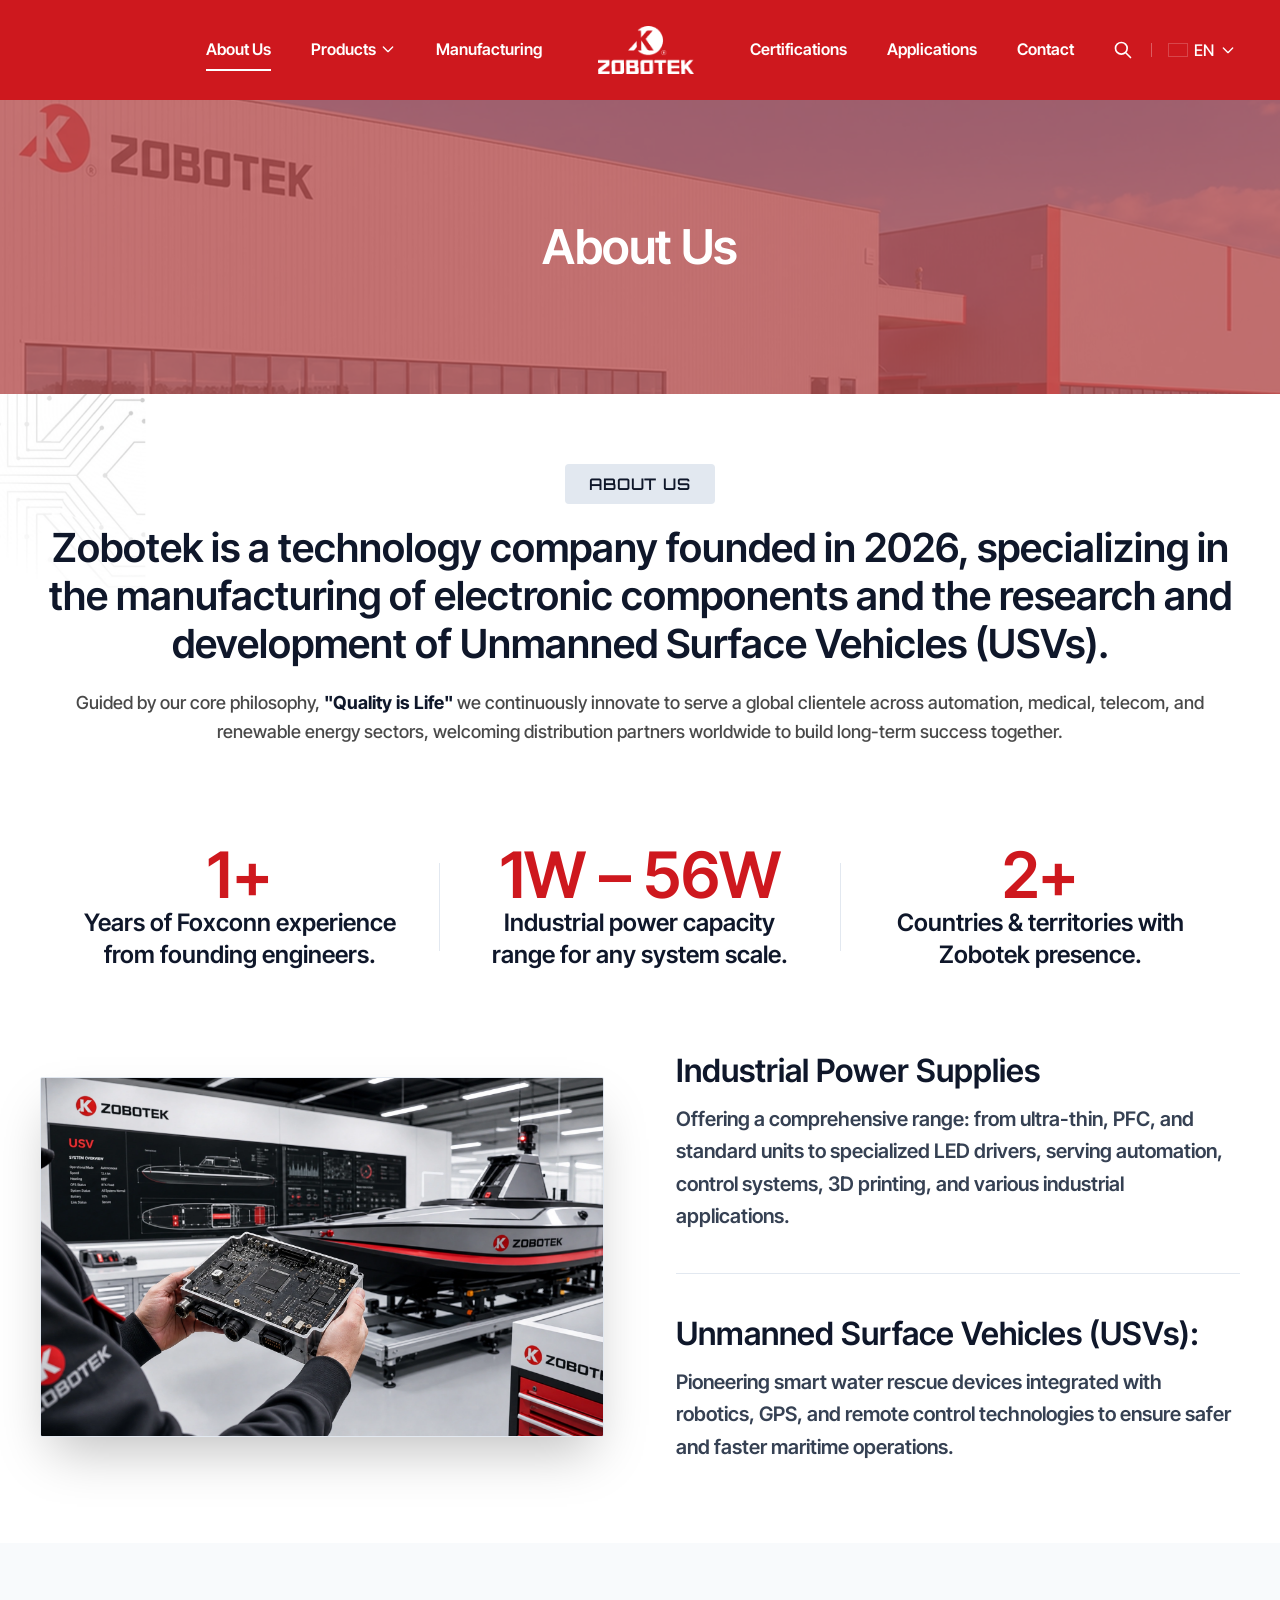
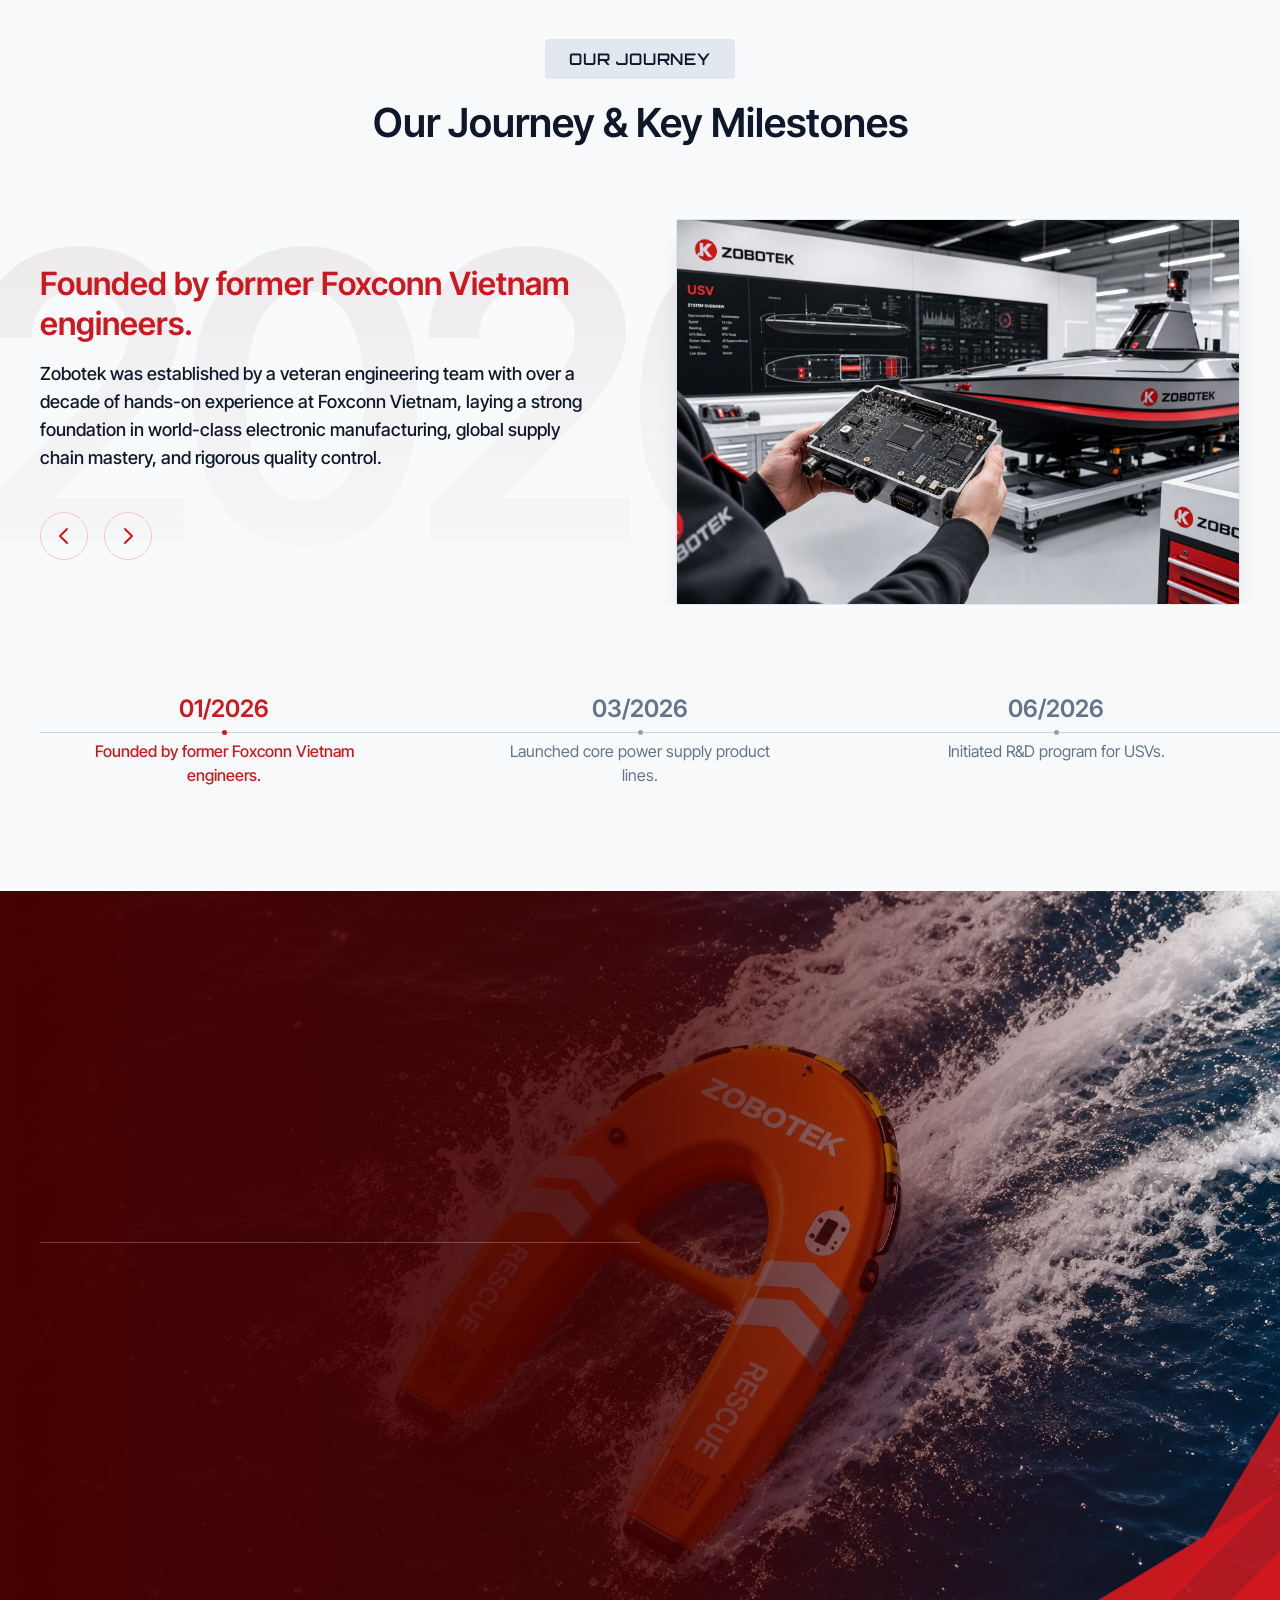
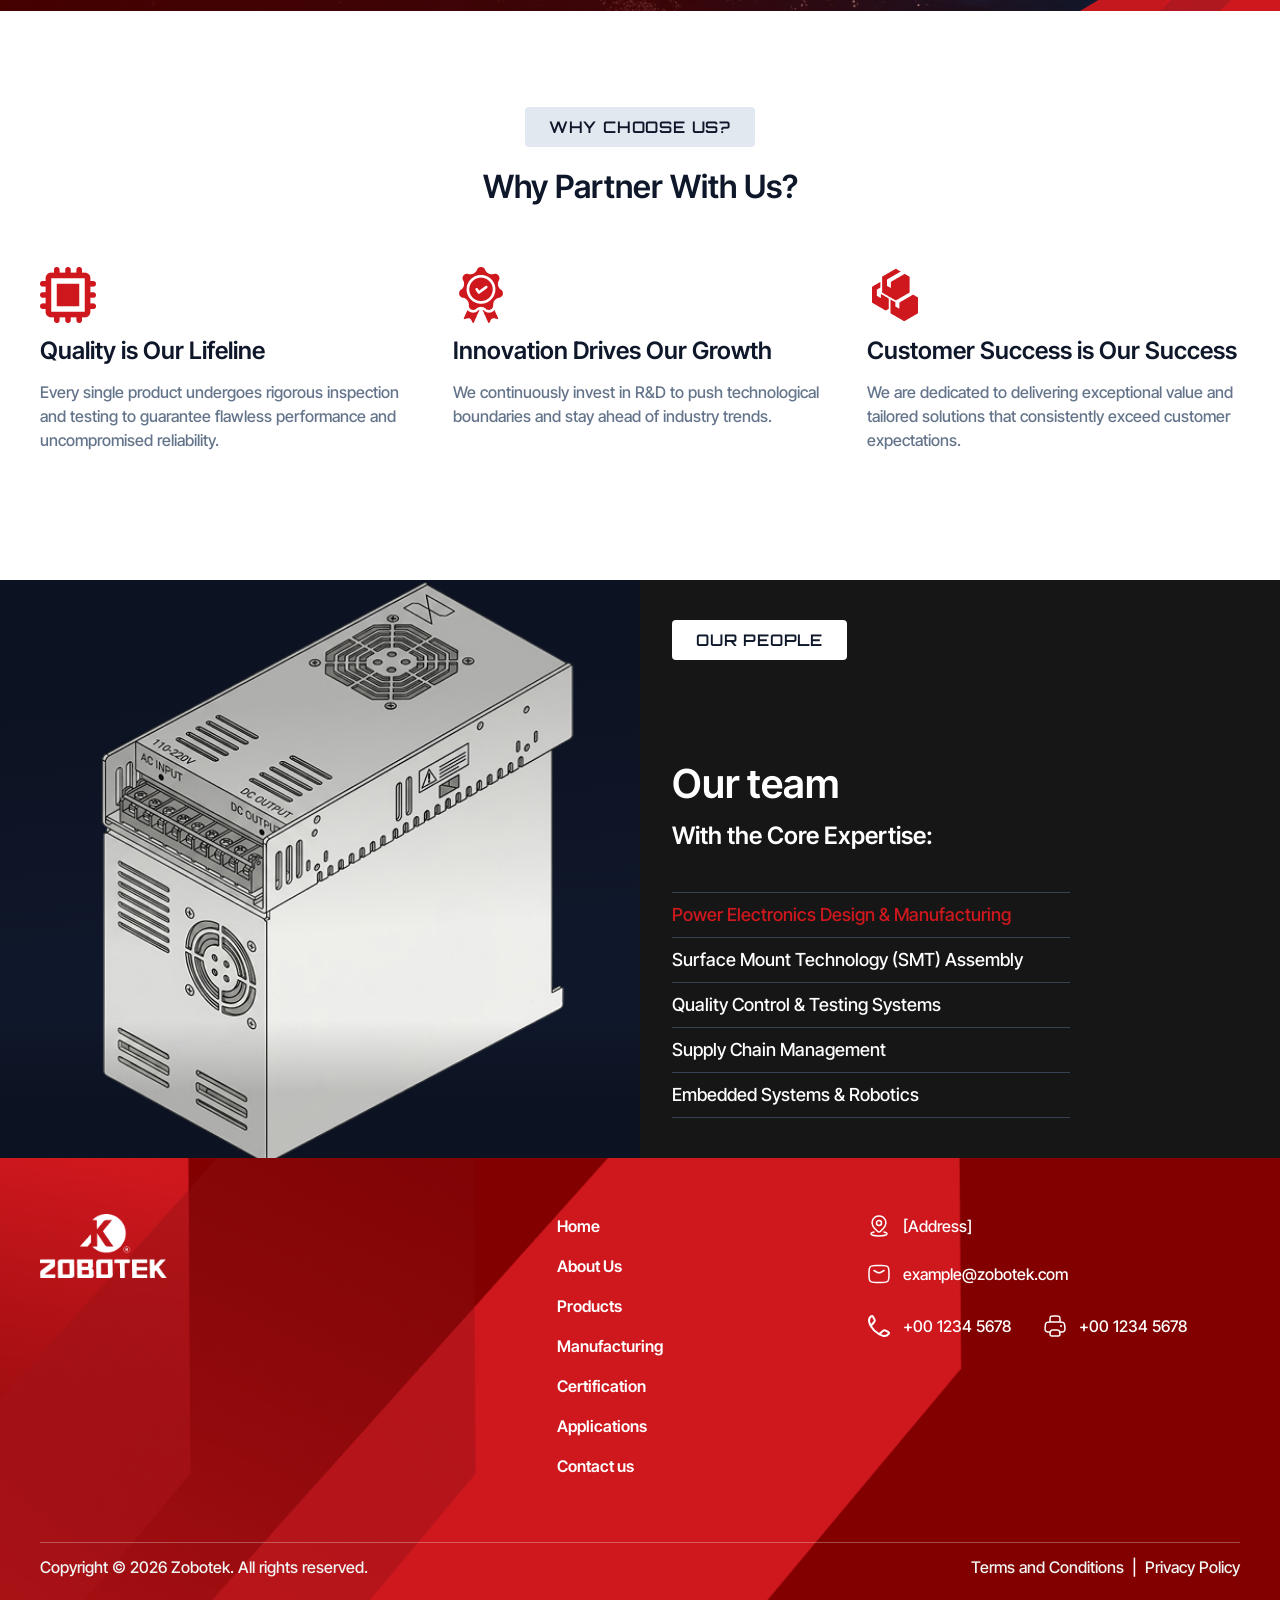
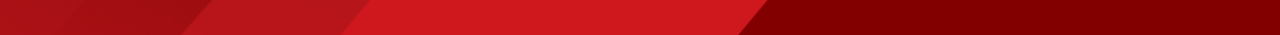
<file: about.html>
<!doctype html>
<html lang="en">
  <head>
    <meta charset="UTF-8" />
    <meta name="viewport" content="width=device-width, initial-scale=1.0" />
    <title>
      About Us - Zobotek | Professional Power Solutions & USV Innovations
    </title>
    <meta
      name="description"
      content="Learn about Zobotek's history, mission, vision, and team of former Foxconn engineers pioneering industrial power supplies and USVs."
    />
    <link rel="stylesheet" href="assets/css/vendor/swiper-bundle.min.css" />
    <link rel="stylesheet" href="assets/css/vendor/aos.css" />
    <link rel="stylesheet" href="assets/css/style.css" />
    <script defer src="assets/js/vendor/swiper-bundle.min.js"></script>
    <script defer src="assets/js/vendor/countUp.umd.js"></script>
    <script defer src="assets/js/vendor/aos.min.js"></script>
    <script defer src="assets/js/main.js"></script>
  </head>
  <body
    class="font-sans text-gray-900 bg-white antialiased selection:bg-primary selection:text-white"
  >
    <!-- Header Navigation (Solid Header Variant for Subpages) -->
    <header class="header--solid bg-primary">
      <div class="container flex items-center justify-between h-full">
        <!-- Left Section (Mobile Logo) -->
        <div class="flex-1 min-w-0 flex items-center justify-start">
          <a
            href="index.html"
            class="lg:hidden flex items-center"
            aria-label="Zobotek Homepage"
          >
            <img src="assets/images/logo-header.png" alt="Zobotek Logo" />
          </a>
        </div>

        <!-- Desktop Navigation Links -->
        <nav
          class="hidden lg:flex items-center justify-center gap-6 xl:gap-10 2xl:gap-18 shrink-0"
        >
          <!-- Active Link: About Us -->
          <a href="about.html" class="nav-link is-active">About Us</a>

          <!-- Products Dropdown -->
          <div class="relative group">
            <a
              href="index.html#products"
              class="nav-link flex items-center gap-1"
            >
              <span>Products</span>
              <svg
                class="w-4 h-4 transition-transform group-hover:rotate-180"
                fill="none"
                stroke="currentColor"
                viewBox="0 0 24 24"
              >
                <path
                  stroke-linecap="round"
                  stroke-linejoin="round"
                  stroke-width="2"
                  d="M19 9l-7 7-7-7"
                />
              </svg>
            </a>
            <div
              class="absolute left-0 top-full pt-2 hidden group-hover:block w-52 z-50"
            >
              <div class="dropdown-menu">
                <a href="power-supplies.html" class="dropdown-item"
                  >Power Supplies</a
                >
                <a href="index.html#products-usv" class="dropdown-item"
                  >USV Innovations</a
                >
              </div>
            </div>
          </div>

          <a href="index.html#manufacturing" class="nav-link">Manufacturing</a>

          <!-- CENTER LOGO -->
          <a
            href="index.html"
            class="flex items-center px-2 xl:px-4 group focus:outline-none shrink-0"
            aria-label="Zobotek Homepage"
          >
            <div
              class="relative h-10 xl:h-12 2xl:h-14 w-auto flex items-center"
            >
              <img
                src="assets/images/logo-header.png"
                alt="Zobotek Logo"
                class="h-full w-auto"
              />
            </div>
          </a>

          <!-- Right Links -->
          <a href="index.html#certifications" class="nav-link"
            >Certifications</a
          >
          <a href="index.html#why-us" class="nav-link">Applications</a>
          <a href="#contact" class="nav-link">Contact</a>
        </nav>

        <!-- Right Section (Utility Actions & Mobile Hamburger) -->
        <div
          class="flex-1 min-w-0 flex items-center justify-end gap-2 sm:gap-3"
        >
          <div class="flex items-center gap-2 sm:gap-3 text-white relative">
            <!-- Search Button -->
            <div class="relative hidden sm:block">
              <button
                type="button"
                id="search-btn"
                class="p-1.5 header-action-btn"
                aria-label="Search"
              >
                <svg
                  class="w-5 h-5"
                  fill="none"
                  stroke="currentColor"
                  viewBox="0 0 24 24"
                >
                  <path
                    stroke-linecap="round"
                    stroke-linejoin="round"
                    stroke-width="2"
                    d="M21 21l-6-6m2-5a7 7 0 11-14 0 7 7 0 0114 0z"
                  />
                </svg>
              </button>

              <div
                id="search-popup"
                class="absolute right-0 top-full mt-2 hidden w-72 dropdown-menu p-3 z-50"
              >
                <form
                  action="index.html#products"
                  method="GET"
                  class="flex items-center gap-2"
                >
                  <input
                    type="text"
                    placeholder="Search products..."
                    class="w-full bg-gray-800 border border-gray-700 rounded px-3 py-1.5 text-sm text-white focus:outline-none focus:border-primary"
                  />
                  <button
                    type="submit"
                    class="bg-primary text-white px-3 py-1.5 rounded text-sm hover:bg-red-700 transition-colors"
                  >
                    Search
                  </button>
                </form>
              </div>
            </div>

            <span class="hidden sm:block h-3.5 w-px bg-white/30"></span>

            <!-- Language Selector -->
            <div class="relative">
              <button
                type="button"
                id="lang-btn"
                class="flex items-center gap-1.5 text-base font-medium p-1 header-action-btn"
              >
                <span
                  class="flag-icon"
                  style="
                    background-image: url(&quot;https://flagcdn.com/w40/gb.png&quot;);
                  "
                ></span>
                <span id="current-lang">EN</span>
                <svg
                  class="w-4 h-4 transition-transform duration-200"
                  fill="none"
                  stroke="currentColor"
                  viewBox="0 0 24 24"
                >
                  <path
                    stroke-linecap="round"
                    stroke-linejoin="round"
                    stroke-width="2"
                    d="M19 9l-7 7-7-7"
                  />
                </svg>
              </button>

              <div
                id="lang-dropdown"
                class="absolute right-0 top-full mt-2 hidden w-36 dropdown-menu py-1 z-50"
              >
                <a
                  href="#"
                  data-lang="EN"
                  class="lang-option flex items-center gap-2 px-3 py-2 text-white hover:bg-primary transition-colors"
                >
                  <span
                    class="flag-icon"
                    style="
                      background-image: url(&quot;https://flagcdn.com/w40/gb.png&quot;);
                    "
                  ></span>
                  <span>English</span>
                </a>
                <a
                  href="#"
                  data-lang="VI"
                  class="lang-option flex items-center gap-2 px-3 py-2 text-gray-300 hover:bg-primary hover:text-white transition-colors"
                >
                  <span
                    class="flag-icon"
                    style="
                      background-image: url(&quot;https://flagcdn.com/w40/vn.png&quot;);
                    "
                  ></span>
                  <span>Tiếng Việt</span>
                </a>
                <a
                  href="#"
                  data-lang="ZH"
                  class="lang-option flex items-center gap-2 px-3 py-2 text-gray-300 hover:bg-primary hover:text-white transition-colors"
                >
                  <span
                    class="flag-icon"
                    style="
                      background-image: url(&quot;https://flagcdn.com/w40/cn.png&quot;);
                    "
                  ></span>
                  <span>中文</span>
                </a>
              </div>
            </div>
          </div>

          <!-- Mobile Hamburger Button -->
          <button
            type="button"
            id="mobile-menu-toggle"
            class="lg:hidden p-2 header-action-btn"
            aria-label="Open mobile menu"
          >
            <svg
              class="w-7 h-7"
              fill="none"
              stroke="currentColor"
              viewBox="0 0 24 24"
            >
              <path
                stroke-linecap="round"
                stroke-linejoin="round"
                stroke-width="2"
                d="M4 6h16M4 12h16M4 18h16"
              />
            </svg>
          </button>
        </div>
      </div>
    </header>

    <!-- Mobile Drawer Menu -->
    <div
      id="mobile-menu"
      class="fixed inset-0 z-50 bg-black/60 backdrop-blur-xs hidden justify-end text-white"
    >
      <div
        class="mobile-menu-panel"
      >
        <div>
          <div class="flex items-center justify-between">
            <a
              href="index.html"
              class="flex items-center"
              aria-label="Zobotek Homepage"
            >
              <img
                src="assets/images/logo-header.png"
                alt="Zobotek Logo"
                class="h-9 w-auto"
              />
            </a>
            <button
              type="button"
              id="mobile-menu-close"
              class="p-2 text-gray-400 hover:text-white"
              aria-label="Close menu"
            >
              <svg
                class="w-7 h-7"
                fill="none"
                stroke="currentColor"
                viewBox="0 0 24 24"
              >
                <path
                  stroke-linecap="round"
                  stroke-linejoin="round"
                  stroke-width="2"
                  d="M6 18L18 6M6 6l12 12"
                />
              </svg>
            </button>
          </div>

          <form
            action="index.html#products"
            method="GET"
            class="mt-5 flex items-center gap-2"
          >
            <div class="relative w-full">
              <input
                type="text"
                placeholder="Search products..."
                class="w-full bg-gray-800 border border-gray-700 rounded-md pl-9 pr-3 py-2 text-sm text-white focus:outline-none focus:border-primary placeholder-gray-400"
              />
              <svg
                class="w-4 h-4 text-gray-400 absolute left-3 top-1/2 -translate-y-1/2"
                fill="none"
                stroke="currentColor"
                viewBox="0 0 24 24"
              >
                <path
                  stroke-linecap="round"
                  stroke-linejoin="round"
                  stroke-width="2"
                  d="M21 21l-6-6m2-5a7 7 0 11-14 0 7 7 0 0114 0z"
                />
              </svg>
            </div>
            <button
              type="submit"
              class="bg-primary text-white px-3 py-2 rounded-md text-sm font-medium hover:bg-red-700 transition-colors shrink-0"
            >
              Search
            </button>
          </form>
        </div>

        <nav class="flex flex-col gap-4 text-xl font-semibold my-auto py-6">
          <a href="about.html" class="mobile-nav-link text-primary py-1"
            >About Us</a
          >
          <div class="mobile-dropdown-parent">
            <button
              type="button"
              id="mobile-products-toggle"
              class="w-full flex items-center justify-between hover:text-primary py-1 focus:outline-none cursor-pointer"
            >
              <span>Products</span>
              <svg
                id="mobile-products-arrow"
                class="w-5 h-5 transition-transform duration-200"
                fill="none"
                stroke="currentColor"
                viewBox="0 0 24 24"
              >
                <path
                  stroke-linecap="round"
                  stroke-linejoin="round"
                  stroke-width="2"
                  d="M19 9l-7 7-7-7"
                />
              </svg>
            </button>
            <div
              id="mobile-products-sub"
              class="hidden flex-col gap-3 pl-4 pt-2 text-base text-gray-300 border-l-2 border-primary/50 my-1"
            >
              <a
                href="index.html#products"
                class="mobile-nav-link hover:text-white py-1"
                >Power Supplies</a
              >
              <a
                href="index.html#products-usv"
                class="mobile-nav-link hover:text-white py-1"
                >USV Innovations</a
              >
            </div>
          </div>

          <a
            href="index.html#manufacturing"
            class="mobile-nav-link hover:text-primary py-1"
            >Manufacturing</a
          >
          <a
            href="index.html#certifications"
            class="mobile-nav-link hover:text-primary py-1"
            >Certifications</a
          >
          <a
            href="index.html#why-us"
            class="mobile-nav-link hover:text-primary py-1"
            >Applications</a
          >
          <a href="#contact" class="mobile-nav-link hover:text-primary py-1"
            >Contact</a
          >
        </nav>

        <div
          class="text-sm text-gray-400 border-t border-gray-800 pt-4 flex justify-between items-center"
        >
          <span>Language: <strong>EN</strong></span>
          <span>© 2026 Zobotek</span>
        </div>
      </div>
    </div>

    <!-- BREADCRUMB / HERO BANNER (Figma Node 27:3855 - 1920x394) -->
    <section
      class="relative h-70 sm:h-85 lg:h-98.5 flex items-center justify-center overflow-hidden pt-25"
    >
      <!-- Background Image -->
      <img
        src="assets/images/banner-bg.png"
        alt="About Us Banner Background"
        class="absolute inset-0 w-full h-full object-cover object-center pointer-events-none"
      />
      <!-- Red Overlay (rgba(186, 81, 81, 0.78)) -->
      <div
        class="page-hero-overlay"
      ></div>

      <!-- Banner Content -->
      <div class="container relative z-10 text-center">
        <h1 class="heading-h1 text-white">About Us</h1>
      </div>
    </section>

    <main>
      <!-- SECTION 1: ABOUT US OVERVIEW & KEY METRICS -->
      <section
        id="intro"
        class="relative py-16 lg:pt-17.5 lg:pb-20 bg-white text-gray-900 overflow-hidden"
      >
        <!-- Background Image (Inline HTML) -->
        <div class="absolute inset-0 z-0 pointer-events-none">
          <img
            src="assets/images/why-us-bg.png"
            alt="About Us Background Pattern"
            class="w-full h-auto object-contain object-center"
          />
        </div>

        <div
          class="container 2xl:max-w-359 2xl:px-0 relative z-10 space-y-16 lg:space-y-20"
        >
          <!-- Intro Text Block -->
          <div
            class="flex flex-col items-center text-center space-y-5 2xl:max-w-359 mx-auto"
          >
            <div class="badge-tag">ABOUT US</div>
            <h2 class="heading-h2 text-gray-900 2xl:max-w-359">
              Zobotek is a technology company founded in 2026, specializing in
              the manufacturing of electronic components and the research and
              development of Unmanned Surface Vehicles (USVs).
            </h2>
            <p
              class="text-base md:text-lg font-medium text-[#494949] max-w-298.5 leading-relaxed mx-auto"
            >
              Guided by our core philosophy,
              <strong class="text-gray-900 font-bold">"Quality is Life"</strong>
              we continuously innovate to serve a global clientele across
              automation, medical, telecom, and renewable energy sectors,
              welcoming distribution partners worldwide to build long-term
              success together.
            </p>
          </div>

          <!-- Key Metrics Row (10+, 12W-4000W, 30+) -->
          <div class="metric-grid">
            <!-- Metric 1 -->
            <div class="metric-item">
              <div class="metric-value-area">
                <span
                  class="metric-value count-up"
                  data-countup="10"
                  data-suffix="+"
                  >10+</span
                >
              </div>
              <p class="metric-label">
                Years of Foxconn experience from founding engineers.
              </p>
            </div>

            <!-- Divider 1 -->
            <div class="metric-divider" aria-hidden="true"></div>

            <!-- Metric 2 -->
            <div class="metric-item">
              <div class="metric-value-area">
                <span class="metric-value"
                  ><span class="count-up" data-countup="12" data-suffix="W"
                    >12W</span
                  >
                  –
                  <span class="count-up" data-countup="4000" data-suffix="W"
                    >4000W</span
                  ></span
                >
              </div>
              <p class="metric-label">
                Industrial power capacity range for any system scale.
              </p>
            </div>

            <!-- Divider 2 -->
            <div class="metric-divider" aria-hidden="true"></div>

            <!-- Metric 3 -->
            <div class="metric-item">
              <div class="metric-value-area">
                <span
                  class="metric-value count-up"
                  data-countup="30"
                  data-suffix="+"
                  >30+</span
                >
              </div>
              <p class="metric-label">
                Countries &amp; territories with Zobotek presence.
              </p>
            </div>
          </div>

          <!-- Product Lines Overview Row -->
          <div
            class="grid grid-cols-1 lg:grid-cols-12 gap-10 lg:gap-x-18 items-center"
          >
            <!-- Image Column -->
            <div class="lg:col-span-6">
              <div
                class="relative rounded-xs overflow-hidden shadow-2xl border border-gray-200 aspect-687/439"
              >
                <img
                  src="assets/images/about-img.png"
                  alt="Zobotek Manufacturing Facility & Equipment"
                  class="w-full h-full object-cover"
                />
              </div>
            </div>

            <!-- Content Right -->
            <div class="lg:col-span-6 space-y-8 lg:space-y-10">
              <!-- Block 1 -->
              <div class="space-y-3">
                <h3 class="heading-h3 text-gray-900 mb-3">
                  Industrial Power Supplies
                </h3>
                <p
                  class="text-base sm:text-lg lg:text-xl font-semibold text-gray-700 leading-relaxed"
                >
                  Offering a comprehensive range: from ultra-thin, PFC, and
                  standard units to specialized LED drivers, serving automation,
                  control systems, 3D printing, and various industrial
                  applications.
                </p>
              </div>

              <div class="border-t border-gray-200" aria-hidden="true"></div>

              <!-- Block 2 -->
              <div class="space-y-3">
                <h3 class="heading-h3 text-gray-900 mb-3">
                  Unmanned Surface Vehicles (USVs):
                </h3>
                <p
                  class="text-base sm:text-lg lg:text-xl font-semibold text-gray-700 leading-relaxed"
                >
                  Pioneering smart water rescue devices integrated with
                  robotics, GPS, and remote control technologies to ensure safer
                  and faster maritime operations.
                </p>
              </div>
            </div>
          </div>
        </div>
      </section>

      <!-- SECTION 2: OUR JOURNEY & KEY MILESTONES -->
      <section
        id="journey"
        class="relative py-16 lg:py-24 bg-gray-50 text-gray-900 overflow-hidden"
      >
        <!-- Background Watermark Text "2026" (Figma Node 27:1796) -->
        <span
          class="absolute top-53.25 -left-8.75 text-[180px] sm:text-[300px] lg:text-[401px] font-semibold text-transparent bg-clip-text bg-gradient-to-b from-[rgba(97,18,18,0.08)] to-transparent select-none pointer-events-none tracking-tighter uppercase whitespace-nowrap leading-[1.2]"
        >
          2026
        </span>

        <!-- Section Header -->
        <div
          class="container 2xl:max-w-359 2xl:px-0 mx-auto relative z-10 text-center space-y-5 mb-12 lg:mb-18"
        >
          <div class="badge-tag">OUR JOURNEY</div>
          <h2 class="heading-h2 text-gray-900">
            Our Journey &amp; Key Milestones
          </h2>
        </div>

        <!-- Swiper Main Showcase (Figma Node 27:1800 - Full width container) -->
        <div class="swiper journey-swiper w-full relative z-10 mb-6 lg:mb-18">
          <div class="swiper-wrapper">
            <!-- Slide 1 (01/2026: Founded) -->
            <div class="swiper-slide w-full">
              <div class="container 2xl:max-w-359 2xl:px-0 mx-auto">
                <div
                  class="grid grid-cols-1 lg:grid-cols-12 gap-10 lg:gap-18 items-center"
                >
                  <!-- Content Left -->
                  <div class="lg:col-span-6 space-y-6 lg:space-y-8">
                    <div class="space-y-4">
                      <h3
                        class="journey-slide-title"
                      >
                        Founded by former Foxconn Vietnam engineers.
                      </h3>
                      <p
                        class="text-base sm:text-lg font-medium text-gray-900 leading-7"
                      >
                        Zobotek was established by a veteran engineering team
                        with over a decade of hands-on experience at Foxconn
                        Vietnam, laying a strong foundation in world-class
                        electronic manufacturing, global supply chain mastery,
                        and rigorous quality control.
                      </p>
                    </div>

                    <!-- Milestone Navigation Controls -->
                    <div class="flex items-center gap-4 pt-2">
                      <button
                        type="button"
                        class="journey-prev-btn w-12 h-12 rounded-full border border-red-200 flex items-center justify-center text-primary hover:bg-primary hover:text-white transition-colors cursor-pointer"
                        aria-label="Previous milestone"
                      >
                        <svg
                          class="w-6 h-6 rotate-180"
                          fill="none"
                          stroke="currentColor"
                          viewBox="0 0 24 24"
                        >
                          <path
                            stroke-linecap="round"
                            stroke-linejoin="round"
                            stroke-width="2"
                            d="M9 5l7 7-7 7"
                          />
                        </svg>
                      </button>
                      <button
                        type="button"
                        class="journey-next-btn w-12 h-12 rounded-full border border-red-200 flex items-center justify-center text-primary hover:bg-primary hover:text-white transition-colors cursor-pointer"
                        aria-label="Next milestone"
                      >
                        <svg
                          class="w-6 h-6"
                          fill="none"
                          stroke="currentColor"
                          viewBox="0 0 24 24"
                        >
                          <path
                            stroke-linecap="round"
                            stroke-linejoin="round"
                            stroke-width="2"
                            d="M9 5l7 7-7 7"
                          />
                        </svg>
                      </button>
                    </div>
                  </div>

                  <!-- Image Right (Figma Frame 2147260879: 686x469) -->
                  <div class="lg:col-span-6 w-full">
                    <div
                      class="w-full rounded-xs overflow-hidden shadow-xl border border-gray-200 bg-gray-100 aspect-686/469"
                    >
                      <img
                        src="assets/images/about-img.png"
                        alt="Founded by former Foxconn Vietnam engineers"
                        class="w-full h-full object-cover"
                      />
                    </div>
                  </div>
                </div>
              </div>
            </div>

            <!-- Slide 2 (03/2026: Launched Core Power Supply) -->
            <div class="swiper-slide w-full">
              <div class="container 2xl:max-w-359 2xl:px-0 mx-auto">
                <div
                  class="grid grid-cols-1 lg:grid-cols-12 gap-10 lg:gap-18 items-center"
                >
                  <!-- Content Left -->
                  <div class="lg:col-span-6 space-y-6 lg:space-y-8">
                    <div class="space-y-4">
                      <h3
                        class="journey-slide-title"
                      >
                        Launched core power supply product lines.
                      </h3>
                      <p
                        class="text-base sm:text-lg font-medium text-gray-900 leading-7"
                      >
                        Launched our core power supply product lines (Slim, PFC,
                        Standard, and LED series) catering to demanding
                        industrial applications across global markets.
                      </p>
                    </div>

                    <!-- Milestone Navigation Controls -->
                    <div class="flex items-center gap-4 pt-2">
                      <button
                        type="button"
                        class="journey-prev-btn w-12 h-12 rounded-full border border-red-200 flex items-center justify-center text-primary hover:bg-primary hover:text-white transition-colors cursor-pointer"
                        aria-label="Previous milestone"
                      >
                        <svg
                          class="w-6 h-6 rotate-180"
                          fill="none"
                          stroke="currentColor"
                          viewBox="0 0 24 24"
                        >
                          <path
                            stroke-linecap="round"
                            stroke-linejoin="round"
                            stroke-width="2"
                            d="M9 5l7 7-7 7"
                          />
                        </svg>
                      </button>
                      <button
                        type="button"
                        class="journey-next-btn w-12 h-12 rounded-full border border-red-200 flex items-center justify-center text-primary hover:bg-primary hover:text-white transition-colors cursor-pointer"
                        aria-label="Next milestone"
                      >
                        <svg
                          class="w-6 h-6"
                          fill="none"
                          stroke="currentColor"
                          viewBox="0 0 24 24"
                        >
                          <path
                            stroke-linecap="round"
                            stroke-linejoin="round"
                            stroke-width="2"
                            d="M9 5l7 7-7 7"
                          />
                        </svg>
                      </button>
                    </div>
                  </div>

                  <!-- Image Right (Figma Frame 2147260879: 686x469) -->
                  <div class="lg:col-span-6 w-full">
                    <div
                      class="w-full rounded-xs overflow-hidden shadow-xl border border-gray-200 bg-gray-100 aspect-686/469"
                    >
                      <img
                        src="assets/images/product-ps1.png"
                        alt="Launched core power supply product lines"
                        class="w-full h-full object-cover"
                      />
                    </div>
                  </div>
                </div>
              </div>
            </div>

            <!-- Slide 3 (06/2026: Initiated R&D USVs) -->
            <div class="swiper-slide w-full">
              <div class="container 2xl:max-w-359 2xl:px-0 mx-auto">
                <div
                  class="grid grid-cols-1 lg:grid-cols-12 gap-10 lg:gap-18 items-center"
                >
                  <!-- Content Left -->
                  <div class="lg:col-span-6 space-y-6 lg:space-y-8">
                    <div class="space-y-4">
                      <h3
                        class="journey-slide-title"
                      >
                        Initiated R&amp;D program for Unmanned Surface Vehicles.
                      </h3>
                      <p
                        class="text-base sm:text-lg font-medium text-gray-900 leading-7"
                      >
                        Initiated the R&amp;D program for Unmanned Surface
                        Vehicles (USVs), pioneering smart water rescue devices
                        integrated with robotics and GPS positioning.
                      </p>
                    </div>

                    <!-- Milestone Navigation Controls -->
                    <div class="flex items-center gap-4 pt-2">
                      <button
                        type="button"
                        class="journey-prev-btn w-12 h-12 rounded-full border border-red-200 flex items-center justify-center text-primary hover:bg-primary hover:text-white transition-colors cursor-pointer"
                        aria-label="Previous milestone"
                      >
                        <svg
                          class="w-6 h-6 rotate-180"
                          fill="none"
                          stroke="currentColor"
                          viewBox="0 0 24 24"
                        >
                          <path
                            stroke-linecap="round"
                            stroke-linejoin="round"
                            stroke-width="2"
                            d="M9 5l7 7-7 7"
                          />
                        </svg>
                      </button>
                      <button
                        type="button"
                        class="journey-next-btn w-12 h-12 rounded-full border border-red-200 flex items-center justify-center text-primary hover:bg-primary hover:text-white transition-colors cursor-pointer"
                        aria-label="Next milestone"
                      >
                        <svg
                          class="w-6 h-6"
                          fill="none"
                          stroke="currentColor"
                          viewBox="0 0 24 24"
                        >
                          <path
                            stroke-linecap="round"
                            stroke-linejoin="round"
                            stroke-width="2"
                            d="M9 5l7 7-7 7"
                          />
                        </svg>
                      </button>
                    </div>
                  </div>

                  <!-- Image Right (Figma Frame 2147260879: 686x469) -->
                  <div class="lg:col-span-6 w-full">
                    <div
                      class="w-full rounded-xs overflow-hidden shadow-xl border border-gray-200 bg-gray-100 aspect-686/469"
                    >
                      <img
                        src="assets/images/product-usv.png"
                        alt="Initiated R&D program for Unmanned Surface Vehicles"
                        class="w-full h-full object-cover"
                      />
                    </div>
                  </div>
                </div>
              </div>
            </div>
          </div>
        </div>

        <!-- Bottom Timeline Navigation Bar (Figma Node 27:1811) -->
        <div class="container 2xl:max-w-359 2xl:px-0 mx-auto z-10 pt-4 pb-2">
          <!-- Content-Edge Relative Wrapper -->
          <div class="relative">
            <!-- Timeline Horizontal Line: left-0 anchors to real content edge, w-screen bleeds right to viewport -->
            <div
              class="absolute top-9.75 left-0 w-screen h-px bg-gray-300 z-0 pointer-events-none"
            ></div>

            <!-- Timeline Nodes Swiper Carousel (Figma Node 27:1811: Max 3 items on desktop, 2 items on mobile) -->
            <div
              class="swiper journey-nav-swiper relative z-10 w-full overflow-hidden"
            >
              <div class="swiper-wrapper">
                <!-- Node 0 (01/2026: Founded) -->
                <div class="swiper-slide">
                  <button
                    type="button"
                    class="journey-nav-item active flex flex-col items-center text-center cursor-pointer group w-full"
                    data-index="0"
                  >
                    <!-- Date -->
                    <span class="journey-nav-date"> 01/2026 </span>
                    <!-- Dot (5px) on the line: centered at Y=39.5px -->
                    <span class="journey-nav-dot"></span>
                    <!-- Short Description (Figma Node 27:1817: 16px regular) -->
                    <span class="journey-nav-text">
                      Founded by former Foxconn Vietnam engineers.
                    </span>
                  </button>
                </div>

                <!-- Node 1 (03/2026: Launched Core Power Supply) -->
                <div class="swiper-slide">
                  <button
                    type="button"
                    class="journey-nav-item flex flex-col items-center text-center cursor-pointer group w-full"
                    data-index="1"
                  >
                    <!-- Date -->
                    <span class="journey-nav-date"> 03/2026 </span>
                    <!-- Dot (5px) on the line: centered at Y=39.5px -->
                    <span class="journey-nav-dot"></span>
                    <!-- Short Description (Figma Node 27:1822: 16px regular) -->
                    <span class="journey-nav-text">
                      Launched core power supply product lines.
                    </span>
                  </button>
                </div>

                <!-- Node 2 (06/2026: Initiated R&D USVs) -->
                <div class="swiper-slide">
                  <button
                    type="button"
                    class="journey-nav-item flex flex-col items-center text-center cursor-pointer group w-full"
                    data-index="2"
                  >
                    <!-- Date -->
                    <span class="journey-nav-date"> 06/2026 </span>
                    <!-- Dot (5px) on the line: centered at Y=39.5px -->
                    <span class="journey-nav-dot"></span>
                    <!-- Short Description (Figma Node 27:1827: 16px regular) -->
                    <span class="journey-nav-text">
                      Initiated R&amp;D program for USVs.
                    </span>
                  </button>
                </div>
              </div>
            </div>
          </div>
        </div>
      </section>

      <!-- SECTION 3: VISION & MISSION (Figma Node 27:1828 - Frame 2144768923) -->
      <!-- Layout: full-bleed bg image, gradient from #450000 left to transparent right. -->
      <!-- Content: left-aligned block (max-w-150), section h=720px. -->
      <section
        id="vision-mission"
        class="relative min-h-105 lg:min-h-180 flex items-center py-16 lg:py-24 bg-gray-900 overflow-hidden text-white"
      >
        <!-- Background: full-bleed image + left-to-right gradient overlay -->
        <div
          class="absolute inset-0 z-0 pointer-events-none"
          aria-hidden="true"
        >
          <img
            src="assets/images/product-usv.png"
            alt="USV Maritime Rescue Vision"
            class="w-full h-full object-cover object-center"
          />
          <!-- Figma: bg-gradient-to-r from-vision-gradient to-[rgba(69,0,0,0)] -->
          <div
            class="absolute inset-0 bg-gradient-to-r from-vision-gradient via-vision-gradient/85 to-transparent"
          ></div>
        </div>

        <!-- Content: aligned to standard project container max-w-359 -->
        <div class="container 2xl:max-w-359 2xl:px-0 mx-auto relative z-10 w-full">
          <!-- Content block: max-w-150 per Figma -->
          <div class="max-w-150 flex flex-col gap-8">
            <!-- Vision Block: border-b border-white/24 pb-12 -->
            <div class="flex flex-col gap-4 pb-12 border-b border-white/24">
              <div class="flex flex-col gap-4 text-white">
                <!-- Figma: text-4xl leading-12 tracking-[-0.36px] font-semibold -->
                <h2
                  data-aos="fade-up"
                  data-aos-duration="700"
                  class="vision-heading"
                >
                  Vision
                </h2>
                <!-- Figma: text-2xl leading-8 font-semibold opacity-80 -->
                <p
                  data-aos="fade-up"
                  data-aos-duration="700"
                  data-aos-delay="100"
                  class="text-xl lg:text-2xl font-semibold leading-8 text-white/80"
                >
                  To become a leading global provider of innovative power
                  solutions and maritime safety equipment.
                </p>
              </div>
            </div>

            <!-- Mission Block -->
            <div class="flex flex-col gap-4 text-white">
              <!-- Figma: text-4xl leading-12 tracking-[-0.36px] font-semibold -->
              <h2
                data-aos="fade-up"
                data-aos-duration="700"
                class="vision-heading"
              >
                Mission
              </h2>
              <!-- Figma: text-2xl leading-8 font-semibold opacity-80 -->
              <p
                data-aos="fade-up"
                data-aos-duration="700"
                data-aos-delay="100"
                class="text-xl lg:text-2xl font-semibold leading-8 text-white/80"
              >
                To deliver stable, efficient power solutions and advanced rescue
                technologies that enhance industrial productivity and save
                lives.
              </p>
            </div>
          </div>
        </div>

        <!-- Decorative Red Corner Graphic (Figma Node 27:1838) -->
        <div
          class="absolute bottom-0 right-0 z-10 pointer-events-none w-44 sm:w-60 lg:w-80 aspect-square overflow-hidden"
          aria-hidden="true"
        >
          <svg
            class="w-full h-full text-primary"
            viewBox="0 0 320 320"
            fill="none"
            xmlns="http://www.w3.org/2000/svg"
          >
            <path
              d="M320 120L200 320H320V120Z"
              fill="currentColor"
              fill-opacity="0.85"
            />
            <path
              d="M320 200L120 320H200L320 200Z"
              fill="currentColor"
              fill-opacity="0.95"
            />
            <path d="M320 260L260 320H320V260Z" fill="currentColor" />
          </svg>
        </div>
      </section>

      <!-- SECTION 4: WHY PARTNER WITH US? (Figma Node 27:1844) -->
      <!-- Layout: centered container, gap-18 header-to-cards, cards gap-10 -->
      <!-- Header: 318px wide centered, badge + H3 heading -->
      <section id="why-choose-us" class="py-16 lg:py-24 bg-white text-gray-900">
        <div class="container flex flex-col items-center gap-12 lg:gap-18">
          <!-- Section Header: centered, 318px -->
          <div class="text-center flex flex-col items-center gap-5">
            <div class="badge-tag">WHY CHOOSE US?</div>
            <!-- Figma: text-[32px] leading-10 font-semibold — heading-h3 matches -->
            <h2 class="heading-h3 text-gray-900">Why Partner With Us?</h2>
          </div>

          <!-- Cards: Figma gap-10 between 3 flex-[1_0_0] columns -->
          <div
            class="grid grid-cols-1 md:grid-cols-3 sm:grid-rows-[auto_auto_auto] gap-10 sm:gap-y-0 w-full"
          >
            <!-- Card 1 -->
            <div class="feature-card">
              <div class="feature-card-icon">
                <img
                  src="assets/images/choose-us1.png"
                  alt="Quality Lifeline"
                  class="w-14 h-14 object-contain"
                />
              </div>
              <div class="feature-card-body">
                <h3 class="feature-card-title">Quality is Our Lifeline</h3>
                <p class="feature-card-desc">
                  Every single product undergoes rigorous inspection and testing
                  to guarantee flawless performance and uncompromised
                  reliability.
                </p>
              </div>
            </div>

            <!-- Card 2 -->
            <div class="feature-card">
              <div class="feature-card-icon">
                <img
                  src="assets/images/choose-us2.png"
                  alt="Innovation"
                  class="w-14 h-14 object-contain"
                />
              </div>
              <div class="feature-card-body">
                <h3 class="feature-card-title">Innovation Drives Our Growth</h3>
                <p class="feature-card-desc">
                  We continuously invest in R&amp;D to push technological
                  boundaries and stay ahead of industry trends.
                </p>
              </div>
            </div>

            <!-- Card 3 -->
            <div class="feature-card">
              <div class="feature-card-icon">
                <img
                  src="assets/images/choose-us3.png"
                  alt="Customer Success"
                  class="w-14 h-14 object-contain"
                />
              </div>
              <div class="feature-card-body">
                <h3 class="feature-card-title">
                  Customer Success is Our Success
                </h3>
                <p class="feature-card-desc">
                  We are dedicated to delivering exceptional value and tailored
                  solutions that consistently exceed customer expectations.
                </p>
              </div>
            </div>
          </div>
        </div>
      </section>

      <!-- SECTION 5: OUR PEOPLE & CORE EXPERTISE (Figma Node 27:1662 + 27:1714) -->
      <section
        id="our-people"
        class="relative py-0 bg-gray-900 text-white overflow-hidden min-h-125"
      >
        <!-- Full-Bleed Background Media & Color Panels -->
        <div
          class="absolute inset-0 grid grid-cols-1 lg:grid-cols-2 z-0 pointer-events-none"
        >
          <!-- Left Panel Image -->
          <div
            class="relative w-full h-full min-h-75 sm:min-h-105 lg:min-h-0 overflow-hidden"
          >
            <img
              id="our-people-image"
              src="assets/images/people-equipment.png"
              alt="Zobotek Manufacturing Facilities & Equipment"
              class="w-full h-full object-cover transition-opacity duration-500"
            />
            <div class="hero-overlay"></div>
          </div>
          <!-- Right Panel Dark Background -->
          <div class="bg-dark-panel w-full h-full"></div>
        </div>

        <!-- Global Container Content Alignment Grid -->
        <div
          class="container relative z-10 grid grid-cols-1 lg:grid-cols-2 gap-8 lg:gap-16 pointer-events-auto"
        >
          <!-- Left Column Content: Feature Callout Box aligned with container -->
          <div
            class="py-10 flex flex-col justify-start items-start"
            data-aos="fade-up"
            data-aos-duration="700"
            data-aos-delay="200"
          >
            <div class="feature-callout-box">
              <!-- Figma: font-medium text-base leading-6 text-white w-94 -->
              <p class="text-sm sm:text-base font-medium leading-6 text-white">
                This extensive industry experience enables us to deliver
                products that stringently comply with the demanding standards of
                Korean, Japanese, and Western OEMs
              </p>
            </div>
          </div>

          <!-- Right Content Panel (Figma Node 27:1714: bg-dark-panel look inside grid) -->
          <div class="py-10 flex flex-col justify-start gap-8 lg:gap-25">
            <!-- Badge: Figma 168×40px, self-start -->
            <div class="self-start">
              <div class="badge-tag--white">OUR PEOPLE</div>
            </div>

            <!-- Content block (Figma Node 27:1717): max-w-158.5, gap-10 (gap-10) -->
            <div class="flex flex-col gap-10 max-w-158.5 w-full">
              <!-- Headings group (Figma Node 27:1718): gap-3 (gap-3) -->
              <div class="flex flex-col gap-3">
                <!-- Figma Node 27:1719: text-[40px] leading-12 font-semibold -->
                <h2 class="heading-h2 text-white">Our team</h2>
                <!-- Figma Node 27:1720: text-2xl leading-8 font-semibold -->
                <p class="text-2xl font-semibold leading-8 text-white">
                  With the Core Expertise:
                </p>
              </div>

              <!-- List (Figma Node 27:1721): max-w-99.5, border-y + divide-y, py-2 (8px top/bottom) -->
              <ul
                id="expertise-list"
                class="divide-y divide-gray-700 border-y border-gray-700 text-lg font-medium leading-7 max-w-99.5 w-full"
                role="list"
              >
                <li
                  class="expertise-item py-2 text-primary cursor-pointer transition-colors duration-300 hover:text-primary"
                  data-image="assets/images/people-equipment.png"
                  role="button"
                  tabindex="0"
                >
                  Power Electronics Design &amp; Manufacturing
                </li>
                <li
                  class="expertise-item py-2 text-white cursor-pointer transition-colors duration-300 hover:text-primary"
                  data-image="assets/images/about-img.png"
                  role="button"
                  tabindex="0"
                >
                  Surface Mount Technology (SMT) Assembly
                </li>
                <li
                  class="expertise-item py-2 text-white cursor-pointer transition-colors duration-300 hover:text-primary"
                  data-image="assets/images/factory-bg.png"
                  role="button"
                  tabindex="0"
                >
                  Quality Control &amp; Testing Systems
                </li>
                <li
                  class="expertise-item py-2 text-white cursor-pointer transition-colors duration-300 hover:text-primary"
                  data-image="assets/images/people-bg.png"
                  role="button"
                  tabindex="0"
                >
                  Supply Chain Management
                </li>
                <li
                  class="expertise-item py-2 text-white cursor-pointer transition-colors duration-300 hover:text-primary"
                  data-image="assets/images/banner-bg.png"
                  role="button"
                  tabindex="0"
                >
                  Embedded Systems &amp; Robotics
                </li>
              </ul>
            </div>
          </div>
        </div>
      </section>
    </main>

    <!-- FOOTER -->
    <footer
      id="contact"
      class="relative py-8 lg:py-14 text-white overflow-hidden"
    >
      <div class="absolute inset-0 z-0 pointer-events-none">
        <img
          src="assets/images/footer-bg.png"
          alt="Footer Background Pattern"
          class="w-full h-full object-cover object-center"
        />
      </div>

      <div class="container relative z-10 space-y-12 lg:space-y-16">
        <div
          class="grid grid-cols-1 sm:grid-cols-2 lg:grid-cols-12 gap-10 items-start"
        >
          <!-- Logo Column -->
          <div class="lg:col-span-5 space-y-4">
            <img
              src="assets/images/logo-footer.png"
              alt="Zobotek Logo"
              class="h-16 w-auto object-contain"
            />
          </div>

          <!-- Quick Links Column -->
          <div class="lg:col-span-3 font-semibold text-base text-white">
            <div class="flex flex-col gap-4">
              <a href="index.html#hero" class="footer-link">Home</a>
              <a href="about.html" class="footer-link">About Us</a>
              <a href="index.html#products" class="footer-link">Products</a>
              <a href="index.html#manufacturing" class="footer-link"
                >Manufacturing</a
              >
              <a href="index.html#certifications" class="footer-link"
                >Certification</a
              >
              <a href="index.html#why-us" class="footer-link">Applications</a>
              <a href="#contact" class="footer-link">Contact us</a>
            </div>
          </div>

          <!-- Contact Info Column -->
          <div class="lg:col-span-4 space-y-6 text-base font-medium text-white">
            <div class="flex items-center gap-3">
              <svg
                xmlns="http://www.w3.org/2000/svg"
                width="24"
                height="24"
                viewBox="0 0 24 24"
                fill="none"
              >
                <path
                  d="M6.99902 18C5.1701 18.4117 3.99902 19.0443 3.99902 19.7537C3.99902 20.9943 7.58075 22 11.999 22C16.4173 22 19.999 20.9943 19.999 19.7537C19.999 19.0443 18.8279 18.4117 16.999 18"
                  stroke="currentColor"
                  stroke-width="1.5"
                  stroke-linecap="round"
                />
                <path
                  d="M14.499 9C14.499 10.3807 13.3797 11.5 11.999 11.5C10.6183 11.5 9.49902 10.3807 9.49902 9C9.49902 7.61929 10.6183 6.5 11.999 6.5C13.3797 6.5 14.499 7.61929 14.499 9Z"
                  stroke="currentColor"
                  stroke-width="1.5"
                />
                <path
                  d="M13.2564 17.4936C12.9191 17.8184 12.4683 18 11.9992 18C11.53 18 11.0792 17.8184 10.7419 17.4936C7.65332 14.5008 3.51421 11.1575 5.53273 6.30373C6.62413 3.67932 9.24397 2 11.9992 2C14.7544 2 17.3742 3.67933 18.4656 6.30373C20.4816 11.1514 16.3526 14.5111 13.2564 17.4936Z"
                  stroke="currentColor"
                  stroke-width="1.5"
                />
              </svg>
              <a
                href="#"
                target="_blank"
                rel="noopener noreferrer"
                class="footer-link"
                >[Address]</a
              >
            </div>

            <div class="flex items-center gap-3">
              <svg
                xmlns="http://www.w3.org/2000/svg"
                width="24"
                height="24"
                viewBox="0 0 24 24"
                fill="none"
              >
                <path
                  d="M7 8.5L9.94202 10.2394C11.6572 11.2535 12.3428 11.2535 14.058 10.2394L17 8.5"
                  stroke="currentColor"
                  stroke-width="1.5"
                  stroke-linecap="round"
                  stroke-linejoin="round"
                />
                <path
                  d="M2.01577 13.4756C2.08114 16.5412 2.11383 18.0739 3.24496 19.2094C4.37608 20.3448 5.95033 20.3843 9.09883 20.4634C11.0393 20.5122 12.9607 20.5122 14.9012 20.4634C18.0497 20.3843 19.6239 20.3448 20.7551 19.2094C21.8862 18.0739 21.9189 16.5412 21.9842 13.4756C22.0053 12.4899 22.0053 11.5101 21.9842 10.5244C21.9189 7.45886 21.8862 5.92609 20.7551 4.79066C19.6239 3.65523 18.0497 3.61568 14.9012 3.53657C12.9607 3.48781 11.0393 3.48781 9.09882 3.53656C5.95033 3.61566 4.37608 3.65521 3.24495 4.79065C2.11382 5.92608 2.08114 7.45885 2.01576 10.5244C1.99474 11.5101 1.99475 12.4899 2.01577 13.4756Z"
                  stroke="currentColor"
                  stroke-width="1.5"
                  stroke-linejoin="round"
                />
              </svg>
              <a href="mailto:example@zobotek.com" class="footer-link"
                >example@zobotek.com</a
              >
            </div>

            <div class="flex flex-wrap items-center gap-8 pt-1">
              <div class="flex items-center gap-3">
                <svg
                  xmlns="http://www.w3.org/2000/svg"
                  width="24"
                  height="24"
                  viewBox="0 0 24 24"
                  fill="none"
                >
                  <path
                    d="M3.77762 11.9424C2.8296 10.2893 2.37185 8.93948 2.09584 7.57121C1.68762 5.54758 2.62181 3.57081 4.16938 2.30947C4.82345 1.77638 5.57323 1.95852 5.96 2.6524L6.83318 4.21891C7.52529 5.46057 7.87134 6.08139 7.8027 6.73959C7.73407 7.39779 7.26737 7.93386 6.33397 9.00601L3.77762 11.9424ZM3.77762 11.9424C5.69651 15.2883 8.70784 18.3013 12.0576 20.2224M12.0576 20.2224C13.7107 21.1704 15.0605 21.6282 16.4288 21.9042C18.4524 22.3124 20.4292 21.3782 21.6905 19.8306C22.2236 19.1766 22.0415 18.4268 21.3476 18.04L19.7811 17.1668C18.5394 16.4747 17.9186 16.1287 17.2604 16.1973C16.6022 16.2659 16.0661 16.7326 14.994 17.666L12.0576 20.2224Z"
                    stroke="currentColor"
                    stroke-width="2"
                    stroke-linejoin="round"
                  />
                </svg>
                <a href="tel:+0012345678" class="footer-link">+00 1234 5678</a>
              </div>
              <div class="flex items-center gap-3">
                <svg
                  xmlns="http://www.w3.org/2000/svg"
                  width="24"
                  height="24"
                  viewBox="0 0 24 24"
                  fill="none"
                >
                  <path
                    d="M7.35396 18C5.23084 18 4.16928 18 3.41349 17.5468C2.91953 17.2506 2.52158 16.8271 2.26475 16.3242C1.87179 15.5547 1.97742 14.5373 2.18868 12.5025C2.36503 10.8039 2.45321 9.95455 2.88684 9.33081C3.17153 8.92129 3.55659 8.58564 4.00797 8.35353C4.69548 8 5.58164 8 7.35396 8H16.646C18.4184 8 19.3045 8 19.992 8.35353C20.4434 8.58564 20.8285 8.92129 21.1132 9.33081C21.5468 9.95455 21.635 10.8039 21.8113 12.5025C22.0226 14.5373 22.1282 15.5547 21.7352 16.3242C21.4784 16.8271 21.0805 17.2506 20.5865 17.5468C19.8307 18 18.7692 18 16.646 18"
                    stroke="currentColor"
                    stroke-width="1.5"
                  />
                  <path
                    d="M17 8V6C17 4.11438 17 3.17157 16.4142 2.58579C15.8284 2 14.8856 2 13 2H11C9.11438 2 8.17157 2 7.58579 2.58579C7 3.17157 7 4.11438 7 6V8"
                    stroke="currentColor"
                    stroke-width="1.5"
                    stroke-linejoin="round"
                  />
                  <path
                    d="M13.9887 16L10.0113 16C9.32602 16 8.98337 16 8.69183 16.1089C8.30311 16.254 7.97026 16.536 7.7462 16.9099C7.57815 17.1904 7.49505 17.5511 7.32884 18.2724C7.06913 19.3995 6.93928 19.963 7.02759 20.4149C7.14535 21.0174 7.51237 21.5274 8.02252 21.7974C8.40513 22 8.94052 22 10.0113 22L13.9887 22C15.0595 22 15.5949 22 15.9775 21.7974C16.4876 21.5274 16.8547 21.0174 16.9724 20.4149C17.0607 19.963 16.9309 19.3995 16.6712 18.2724C16.505 17.5511 16.4218 17.1904 16.2538 16.9099C16.0297 16.536 15.6969 16.254 15.3082 16.1089C15.0166 16 14.674 16 13.9887 16Z"
                    stroke="currentColor"
                    stroke-width="1.5"
                    stroke-linejoin="round"
                  />
                  <path
                    d="M18 12H18.009"
                    stroke="white"
                    stroke-width="2"
                    stroke-linecap="round"
                    stroke-linejoin="round"
                  />
                </svg>
                <a href="tel:+0012345678" class="footer-link">+00 1234 5678</a>
              </div>
            </div>
          </div>
        </div>

        <div
          class="border-t border-primary-90/30 pt-3 flex flex-col sm:flex-row items-center justify-between gap-4 text-base text-primary-90 font-medium"
        >
          <p>Copyright &copy; 2026 Zobotek. All rights reserved.</p>
          <div class="flex items-center gap-2">
            <a href="#" class="hover:text-white transition-colors"
              >Terms and Conditions</a
            >
            <span class="text-white">|</span>
            <a href="#" class="hover:text-white transition-colors"
              >Privacy Policy</a
            >
          </div>
        </div>
      </div>
    </footer>
  </body>
</html>
</file>
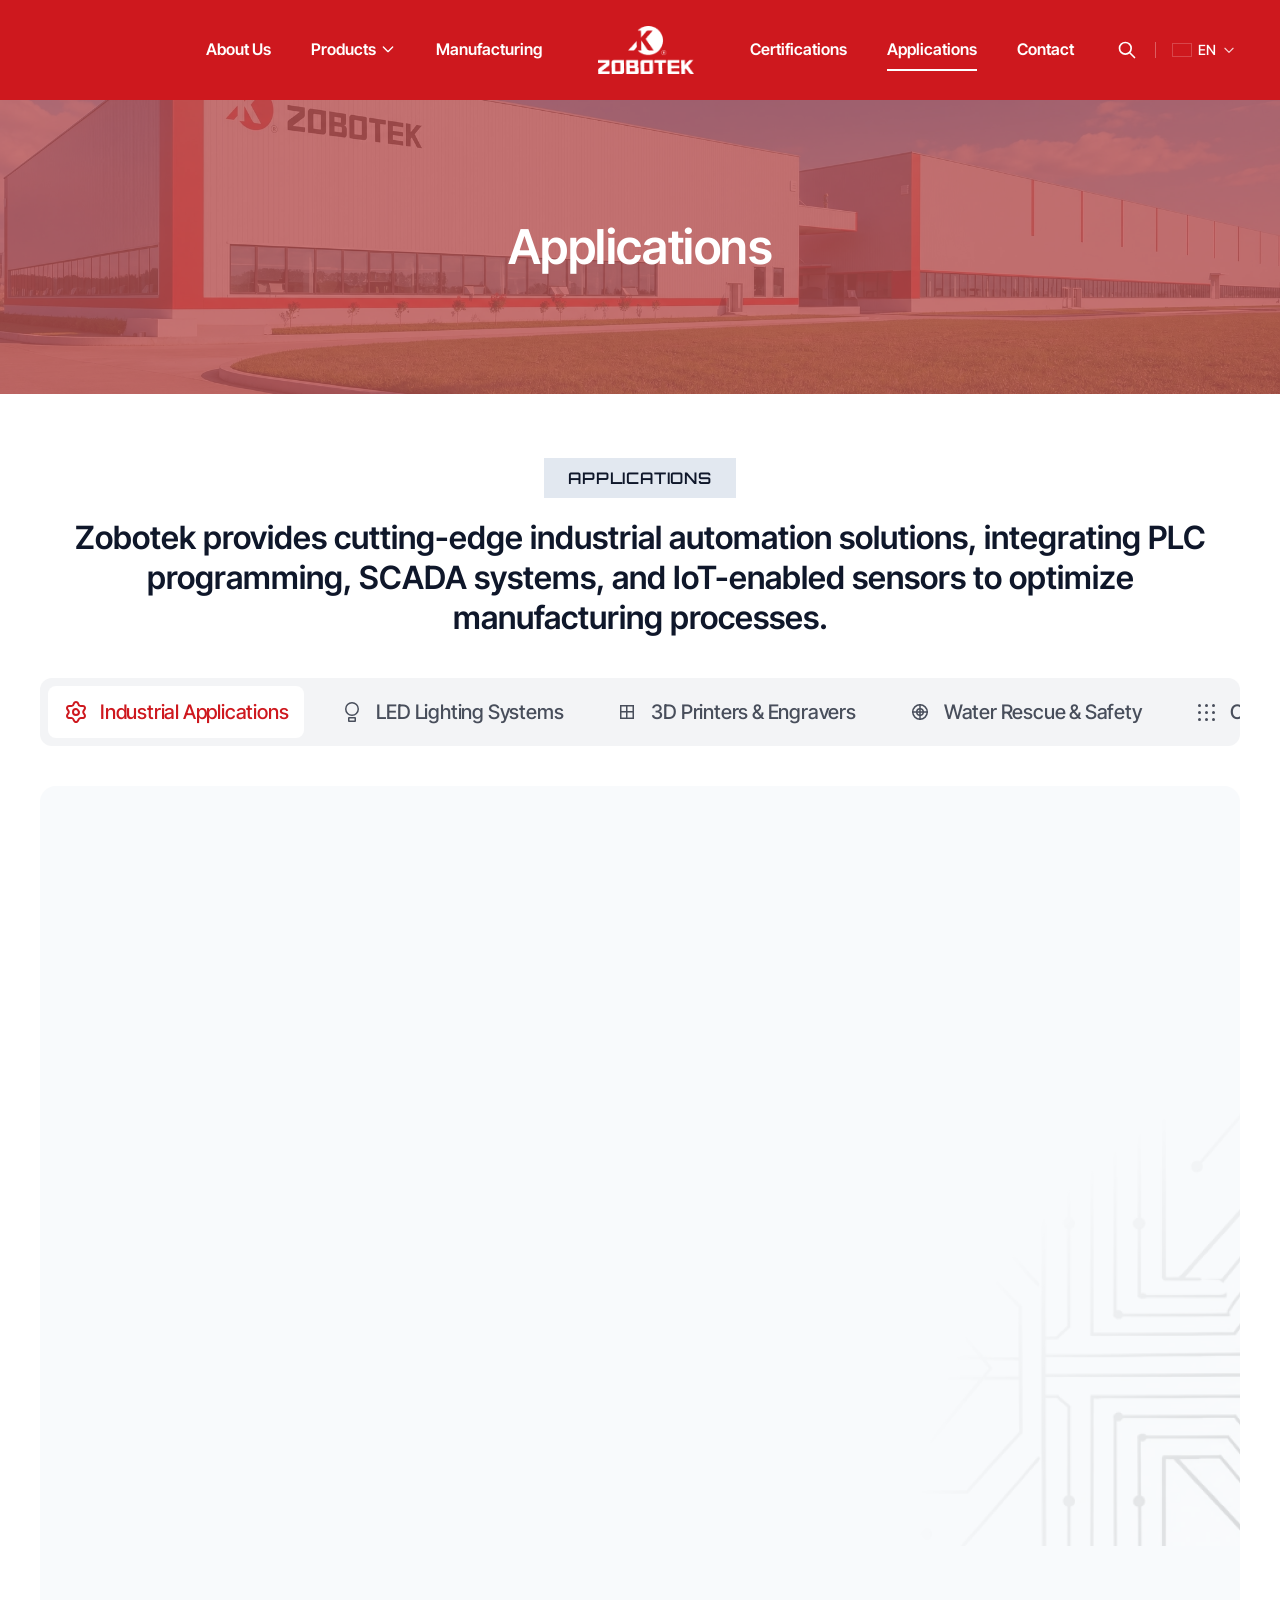
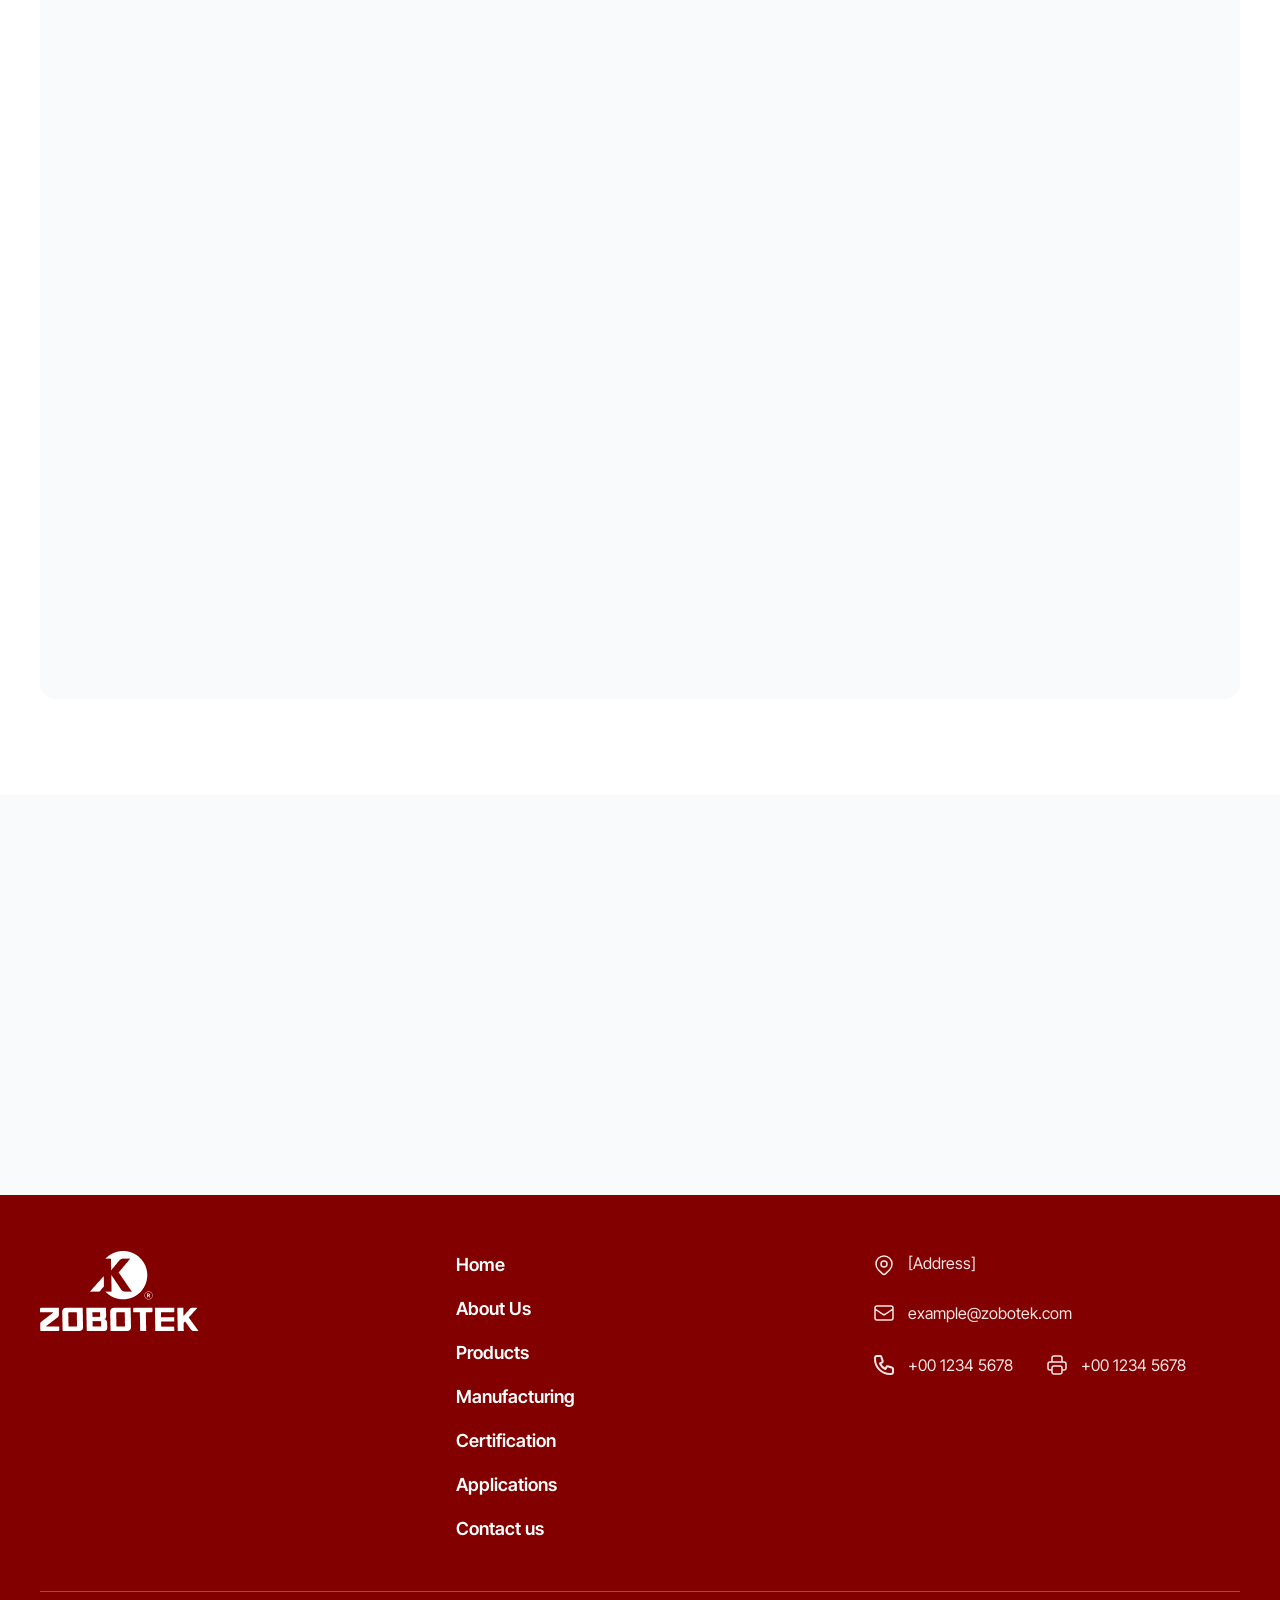
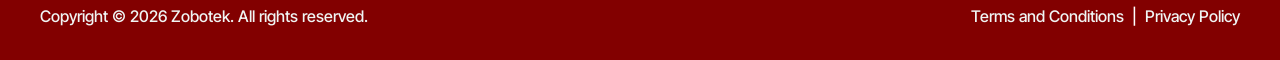
<file: applications.html>
<!doctype html>
<html lang="en">
  <head>
    <meta charset="UTF-8" />
    <meta name="viewport" content="width=device-width, initial-scale=1.0" />
    <title>
      Applications | Zobotek — Industrial & Lighting Power Solutions
    </title>
    <meta
      name="description"
      content="Zobotek power supplies power industrial automation, LED lighting, 3D printers, water rescue USVs, medical devices, security systems and more."
    />
    <link rel="stylesheet" href="assets/css/vendor/swiper-bundle.min.css" />
    <link rel="stylesheet" href="assets/css/vendor/aos.css" />
    <link rel="stylesheet" href="assets/css/style.css" />
    <script defer src="assets/js/vendor/swiper-bundle.min.js"></script>
    <script defer src="assets/js/vendor/aos.min.js"></script>
    <script defer src="assets/js/main.js"></script>
  </head>
  <body
    class="font-sans text-gray-900 bg-white antialiased selection:bg-primary selection:text-white"
  >
    <!-- Header -->
    <header class="header--solid bg-primary">
      <div class="container flex items-center justify-between h-full">
        <div class="flex-1 min-w-0 flex items-center justify-start">
          <a
            href="index.html"
            class="lg:hidden flex items-center"
            aria-label="Zobotek Homepage"
          >
            <img src="assets/images/logo-header.png" alt="Zobotek Logo" />
          </a>
        </div>
        <nav
          class="hidden lg:flex items-center justify-center gap-6 xl:gap-10 2xl:gap-18 shrink-0"
        >
          <a href="about.html" class="nav-link">About Us</a>
          <div class="relative group">
            <a
              href="power-supplies.html"
              class="nav-link flex items-center gap-1"
            >
              <span>Products</span>
              <svg
                class="w-4 h-4 transition-transform group-hover:rotate-180"
                fill="none"
                stroke="currentColor"
                viewBox="0 0 24 24"
              >
                <path
                  stroke-linecap="round"
                  stroke-linejoin="round"
                  stroke-width="2"
                  d="M19 9l-7 7-7-7"
                />
              </svg>
            </a>
            <div
              class="absolute left-0 top-full pt-2 hidden group-hover:block w-52 z-50"
            >
              <div class="dropdown-menu">
                <a href="power-supplies.html" class="dropdown-item"
                  >Power Supplies</a
                >
                <a href="usv.html" class="dropdown-item">USV Innovations</a>
              </div>
            </div>
          </div>
          <a href="manufacturing.html" class="nav-link">Manufacturing</a>
          <a
            href="index.html"
            class="flex items-center px-2 xl:px-4 group focus:outline-none shrink-0"
            aria-label="Zobotek Homepage"
          >
            <div
              class="relative h-10 xl:h-12 2xl:h-14 w-auto flex items-center"
            >
              <img
                src="assets/images/logo-header.png"
                alt="Zobotek Logo"
                class="h-full w-auto"
              />
            </div>
          </a>
          <a href="certifications.html" class="nav-link">Certifications</a>
          <a href="applications.html" class="nav-link is-active"
            >Applications</a
          >
          <a href="contact.html" class="nav-link">Contact</a>
        </nav>
        <div
          class="flex-1 min-w-0 flex items-center justify-end gap-2 sm:gap-3"
        >
          <div class="flex items-center gap-2 sm:gap-3 text-white relative">
            <div class="relative hidden sm:block">
              <button
                type="button"
                id="search-btn"
                class="p-1.5 header-action-btn"
                aria-label="Search"
              >
                <svg
                  class="w-5 h-5"
                  fill="none"
                  stroke="currentColor"
                  viewBox="0 0 24 24"
                >
                  <path
                    stroke-linecap="round"
                    stroke-linejoin="round"
                    stroke-width="2"
                    d="M21 21l-6-6m2-5a7 7 0 11-14 0 7 7 0 0114 0z"
                  />
                </svg>
              </button>
            </div>
            <div
              class="hidden sm:block h-4 w-px bg-white/30"
              aria-hidden="true"
            ></div>
            <div class="relative">
              <button
                type="button"
                id="lang-btn"
                class="flex items-center gap-1.5 p-1 header-action-btn text-sm font-medium"
              >
                <span
                  class="flag-icon"
                  style="
                    background-image: url(&quot;https://flagcdn.com/w40/us.png&quot;);
                  "
                ></span>
                <span id="current-lang">EN</span>
                <svg
                  class="w-3.5 h-3.5 text-white/80"
                  fill="none"
                  stroke="currentColor"
                  viewBox="0 0 24 24"
                >
                  <path
                    stroke-linecap="round"
                    stroke-linejoin="round"
                    stroke-width="2"
                    d="M19 9l-7 7-7-7"
                  />
                </svg>
              </button>
              <div
                id="lang-dropdown"
                class="absolute right-0 top-full mt-2 hidden w-32 dropdown-menu py-1 z-50"
              >
                <a
                  href="#"
                  class="dropdown-item flex items-center gap-2 lang-option"
                  data-lang="EN"
                  ><span
                    class="flag-icon"
                    style="
                      background-image: url(&quot;https://flagcdn.com/w40/us.png&quot;);
                    "
                  ></span
                  >English</a
                >
                <a
                  href="#"
                  class="dropdown-item flex items-center gap-2 lang-option"
                  data-lang="VN"
                  ><span
                    class="flag-icon"
                    style="
                      background-image: url(&quot;https://flagcdn.com/w40/vn.png&quot;);
                    "
                  ></span
                  >Tiếng Việt</a
                >
              </div>
            </div>
            <button
              type="button"
              id="mobile-menu-toggle"
              class="lg:hidden p-2 text-white hover:text-white/80 transition-colors focus:outline-none"
              aria-label="Toggle Navigation Menu"
            >
              <svg
                class="w-6 h-6"
                fill="none"
                stroke="currentColor"
                viewBox="0 0 24 24"
              >
                <path
                  stroke-linecap="round"
                  stroke-linejoin="round"
                  stroke-width="2"
                  d="M4 6h16M4 12h16M4 18h16"
                />
              </svg>
            </button>
          </div>
        </div>
      </div>
    </header>

    <!-- Mobile Menu -->
    <div
      id="mobile-menu"
      class="fixed inset-0 bg-black/60 backdrop-blur-sm z-50 hidden flex-col justify-between"
    >
      <div
        class="bg-gray-900 w-4/5 max-w-sm h-full flex flex-col p-6 overflow-y-auto"
      >
        <div
          class="flex items-center justify-between pb-6 border-b border-gray-800"
        >
          <a href="index.html" class="flex items-center"
            ><img
              src="assets/images/logo-header.png"
              alt="Zobotek Logo"
              class="h-8 w-auto"
          /></a>
          <button
            type="button"
            id="mobile-menu-close"
            class="text-gray-400 hover:text-white p-2"
            aria-label="Close menu"
          >
            <svg
              class="w-6 h-6"
              fill="none"
              stroke="currentColor"
              viewBox="0 0 24 24"
            >
              <path
                stroke-linecap="round"
                stroke-linejoin="round"
                stroke-width="2"
                d="M6 18L18 6M6 6l12 12"
              />
            </svg>
          </button>
        </div>
        <nav class="flex flex-col gap-4 py-6">
          <a
            href="about.html"
            class="mobile-nav-link text-lg font-medium text-white hover:text-primary transition-colors"
            >About Us</a
          >
          <a
            href="power-supplies.html"
            class="mobile-nav-link text-lg font-medium text-white hover:text-primary transition-colors"
            >Products</a
          >
          <a
            href="manufacturing.html"
            class="mobile-nav-link text-lg font-medium text-white hover:text-primary transition-colors"
            >Manufacturing</a
          >
          <a
            href="certifications.html"
            class="mobile-nav-link text-lg font-medium text-white hover:text-primary transition-colors"
            >Certifications</a
          >
          <a
            href="applications.html"
            class="mobile-nav-link text-lg font-medium text-primary"
            >Applications</a
          >
          <a
            href="contact.html"
            class="mobile-nav-link text-lg font-medium text-white hover:text-primary transition-colors"
            >Contact</a
          >
        </nav>
      </div>
    </div>

    <main>
      <!-- Hero Banner -->
      <section class="page-hero">
        <div aria-hidden="true" class="absolute inset-0 pointer-events-none">
          <img
            src="assets/images/herobanner-bg.png"
            alt=""
            class="w-full h-full object-cover"
          />
          <div class="page-hero-overlay"></div>
        </div>
<h1
          class="heading-h1 text-white text-center relative z-10 px-4 max-w-3xl"
        >
          Applications
        </h1>
      </section>

      <!-- Applications Overview Section -->
      <section class="pt-16 pb-10 bg-white">
        <div class="container">
          <div class="flex flex-col gap-10 items-center" data-aos="fade-up">
            <!-- Section Header -->
            <div
              class="flex flex-col gap-5 items-center text-center max-w-359 mx-auto"
            >
              <span
                class="badge-tag rounded-none uppercase"
                >APPLICATIONS</span
              >
              <h2
                class="heading-h3 max-w-359 text-center text-gray-900"
              >
                Zobotek provides cutting-edge industrial automation solutions,
                integrating PLC programming, SCADA systems, and IoT-enabled
                sensors to optimize manufacturing processes.
              </h2>
            </div>

            <!-- Application Category Tabs -->
            <div
              class="applications-tabs custom-table-scrollbar mx-auto"
              role="tablist"
            >
              <!-- Tab 1: Industrial Applications -->
              <button
                id="tab-industrial"
                role="tab"
                aria-selected="true"
                aria-controls="panel-industrial"
                class="app-tab applications-tab active bg-white"
              >
                <svg
                  xmlns="http://www.w3.org/2000/svg"
                  width="24"
                  height="24"
                  viewBox="0 0 24 24"
                  fill="none"
                  class="w-6 h-6 text-primary shrink-0 transition-colors"
                >
                  <path
                    d="M9.39504 19.3711L9.97949 20.6856C10.1532 21.0768 10.4368 21.4093 10.7957 21.6426C11.1547 21.8759 11.5736 22.0001 12.0017 22C12.4298 22.0001 12.8488 21.8759 13.2077 21.6426C13.5667 21.4093 13.8502 21.0768 14.0239 20.6856L14.6084 19.3711C14.8164 18.9047 15.1664 18.5159 15.6084 18.26C16.0532 18.0034 16.5677 17.8941 17.0784 17.9478L18.5084 18.1C18.934 18.145 19.3636 18.0656 19.7451 17.8713C20.1265 17.6771 20.4434 17.3763 20.6573 17.0056C20.8714 16.635 20.9735 16.2103 20.951 15.7829C20.9285 15.3555 20.7825 14.9438 20.5306 14.5978L19.6839 13.4344C19.3825 13.0171 19.2214 12.5148 19.2239 12C19.2238 11.4866 19.3864 10.9864 19.6884 10.5711L20.535 9.40778C20.7869 9.06175 20.933 8.65007 20.9554 8.22267C20.9779 7.79528 20.8759 7.37054 20.6617 7C20.4478 6.62923 20.1309 6.32849 19.7495 6.13423C19.3681 5.93997 18.9385 5.86053 18.5128 5.90556L17.0828 6.05778C16.5722 6.11141 16.0576 6.00212 15.6128 5.74556C15.1699 5.48825 14.8199 5.09736 14.6128 4.62889L14.0239 3.31444C13.8502 2.92317 13.5667 2.59072 13.2077 2.3574C12.8488 2.12408 12.4298 1.99993 12.0017 2C11.5736 1.99993 11.1547 2.12408 10.7957 2.3574C10.4368 2.59072 10.1532 2.92317 9.97949 3.31444L9.39504 4.62889C9.18797 5.09736 8.83792 5.48825 8.39504 5.74556C7.95026 6.00212 7.43571 6.11141 6.92504 6.05778L5.4906 5.90556C5.06493 5.86053 4.63534 5.93997 4.25391 6.13423C3.87249 6.32849 3.55561 6.62923 3.34171 7C3.12753 7.37054 3.02549 7.79528 3.04798 8.22267C3.07046 8.65007 3.2165 9.06175 3.46838 9.40778L4.31504 10.5711C4.61698 10.9864 4.77958 11.4866 4.77949 12C4.77958 12.5134 4.61698 13.0137 4.31504 13.4289L3.46838 14.5922C3.2165 14.9382 3.07046 15.3499 3.04798 15.7773C3.02549 16.2047 3.12753 16.6295 3.34171 17C3.55582 17.3706 3.87274 17.6712 4.25411 17.8654C4.63548 18.0596 5.06496 18.1392 5.4906 18.0944L6.9206 17.9422C7.43127 17.8886 7.94581 17.9979 8.3906 18.2544C8.83513 18.511 9.18681 18.902 9.39504 19.3711Z"
                    stroke="currentColor"
                    stroke-width="2"
                    stroke-linecap="round"
                    stroke-linejoin="round"
                  />
                  <path
                    d="M11.9999 15C13.6568 15 14.9999 13.6569 14.9999 12C14.9999 12 13.6568 9 11.9999 9C10.3431 9 8.99992 10.3431 8.99992 12C8.99992 13.6569 10.3431 15 11.9999 15Z"
                    stroke="currentColor"
                    stroke-width="2"
                    stroke-linecap="round"
                    stroke-linejoin="round"
                  />
                </svg>
                <span
                  class="applications-tab-label text-primary"
                  >Industrial Applications</span
                >
              </button>

              <!-- Tab 2: LED Lighting Systems -->
              <button
                id="tab-led"
                role="tab"
                aria-selected="false"
                aria-controls="panel-led"
                class="app-tab applications-tab hover:bg-white/60"
              >
                <svg
                  xmlns="http://www.w3.org/2000/svg"
                  width="24"
                  height="24"
                  viewBox="0 0 24 24"
                  fill="none"
                  class="w-6 h-6 text-mono-gray-70 shrink-0 transition-colors"
                >
                  <circle
                    cx="12"
                    cy="9"
                    r="6.25"
                    stroke="currentColor"
                    stroke-width="1.5"
                  />
                  <mask id="path-2-inside-1_27_3970" fill="white">
                    <rect x="8" y="17" width="8" height="5" rx="1" />
                  </mask>
                  <rect
                    x="8"
                    y="17"
                    width="8"
                    height="5"
                    rx="1"
                    stroke="currentColor"
                    stroke-width="3"
                    mask="url(#path-2-inside-1_27_3970)"
                  />
                </svg>
                <span
                  class="applications-tab-label text-mono-gray-70"
                  >LED Lighting Systems</span
                >
              </button>

              <!-- Tab 3: 3D Printers & Engravers -->
              <button
                id="tab-3d"
                role="tab"
                aria-selected="false"
                aria-controls="panel-3d"
                class="app-tab applications-tab hover:bg-white/60"
              >
                <svg
                  xmlns="http://www.w3.org/2000/svg"
                  width="24"
                  height="24"
                  viewBox="0 0 24 24"
                  fill="none"
                  class="w-6 h-6 text-mono-gray-70 shrink-0 transition-colors"
                >
                  <rect
                    x="5.75"
                    y="5.75"
                    width="12.5"
                    height="12.5"
                    stroke="currentColor"
                    stroke-width="1.5"
                  />
                  <rect
                    x="5"
                    y="11"
                    width="14"
                    height="1.5"
                    fill="currentColor"
                  />
                  <rect
                    x="11"
                    y="5"
                    width="1.5"
                    height="14"
                    fill="currentColor"
                  />
                </svg>
                <span
                  class="applications-tab-label text-mono-gray-70"
                  >3D Printers &amp; Engravers</span
                >
              </button>

              <!-- Tab 4: Water Rescue & Safety -->
              <button
                id="tab-rescue"
                role="tab"
                aria-selected="false"
                aria-controls="panel-rescue"
                class="app-tab applications-tab hover:bg-white/60"
              >
                <svg
                  xmlns="http://www.w3.org/2000/svg"
                  width="24"
                  height="24"
                  viewBox="0 0 24 24"
                  fill="none"
                  class="w-6 h-6 text-mono-gray-70 shrink-0 transition-colors"
                >
                  <circle
                    cx="12"
                    cy="12"
                    r="7.25"
                    stroke="currentColor"
                    stroke-width="1.5"
                  />
                  <circle
                    cx="12"
                    cy="12"
                    r="3.25"
                    stroke="currentColor"
                    stroke-width="1.5"
                  />
                  <rect
                    x="4"
                    y="11.25"
                    width="16"
                    height="1.5"
                    fill="currentColor"
                  />
                  <rect
                    x="11.25"
                    y="4"
                    width="1.5"
                    height="16"
                    fill="currentColor"
                  />
                </svg>
                <span
                  class="applications-tab-label text-mono-gray-70"
                  >Water Rescue &amp; Safety</span
                >
              </button>

              <!-- Tab 5: Other Applications -->
              <button
                id="tab-other"
                role="tab"
                aria-selected="false"
                aria-controls="panel-other"
                class="app-tab applications-tab hover:bg-white/60"
              >
                <svg
                  xmlns="http://www.w3.org/2000/svg"
                  width="24"
                  height="24"
                  viewBox="0 0 24 24"
                  fill="none"
                  class="w-6 h-6 text-mono-gray-70 shrink-0 transition-colors"
                >
                  <circle cx="5.5" cy="5.5" r="1.5" fill="currentColor" />
                  <circle cx="12.5" cy="5.5" r="1.5" fill="currentColor" />
                  <circle cx="19.5" cy="5.5" r="1.5" fill="currentColor" />
                  <circle cx="5.5" cy="12.5" r="1.5" fill="currentColor" />
                  <circle cx="12.5" cy="12.5" r="1.5" fill="currentColor" />
                  <circle cx="19.5" cy="12.5" r="1.5" fill="currentColor" />
                  <circle cx="5.5" cy="19.5" r="1.5" fill="currentColor" />
                  <circle cx="12.5" cy="19.5" r="1.5" fill="currentColor" />
                  <circle cx="19.5" cy="19.5" r="1.5" fill="currentColor" />
                </svg>
                <span
                  class="applications-tab-label text-mono-gray-70"
                  >Other Applications</span
                >
              </button>
            </div>
          </div>
        </div>
      </section>

      <!-- Applications Tab Panels Content Section -->
      <section class="bg-white pb-16 lg:pb-24 3xl:pb-30">
        <div class="container">
          <!-- Tab Panel 1: Industrial Applications (Default Active) -->
          <div
            id="panel-industrial"
            role="tabpanel"
            aria-labelledby="tab-industrial"
            class="applications-panel block"
            style="background-image: url('assets/images/tab-bg.png');"
          >
            <div
              class="applications-panel-layout"
              data-aos="fade-up"
            >
              <!-- Left: Content Column (Width 633px, Equal Height alignment) -->
              <div
                class="applications-content-column"
              >
                <div class="flex flex-col gap-10">
                  <!-- Subsection Tag & Title -->
                  <div class="flex flex-col gap-3">
                    <div class="flex items-center gap-2.5">
                      <div class="bg-primary h-0.75 w-8 shrink-0"></div>
                      <p
                        class="font-semibold text-base text-primary leading-6 tracking-normal uppercase whitespace-nowrap"
                      >
                        Industrial Automation
                      </p>
                    </div>
                    <h3
                      class="font-semibold text-2xl lg:text-2xl text-gray-900 leading-8"
                    >
                      Industrial Automation Systems
                    </h3>
                    <p
                      class="font-medium text-base text-gray-500 leading-6 max-w-130"
                    >
                      Zobotek power supplies deliver high reliability and low
                      ripple noise for heavy-duty industrial machinery, PLC
                      systems, and factory automation:
                    </p>
                  </div>

                  <!-- Two-column bullet lists -->
                  <div class="grid grid-cols-1 lg:grid-cols-2 gap-8 lg:gap-12 w-full">
                    <ul class="flex flex-col gap-4 w-full 3xl:w-76.75">
                      <li class="flex items-center gap-3">
                        <span
                          class="w-2 h-2 rounded-full bg-primary shrink-0"
                        ></span>
                        <span
                          class="font-medium text-lg text-body-text leading-7 flex-1"
                          >24/7 continuous operation in harsh
                          environments</span
                        >
                      </li>
                      <li class="flex items-center gap-3">
                        <span
                          class="w-2 h-2 rounded-full bg-primary shrink-0"
                        ></span>
                        <span
                          class="font-medium text-lg text-body-text leading-7 flex-1"
                          >Wide input voltage range (90–264V AC)</span
                        >
                      </li>
                      <li class="flex items-center gap-3">
                        <span
                          class="w-2 h-2 rounded-full bg-primary shrink-0"
                        ></span>
                        <span
                          class="font-medium text-lg text-body-text leading-7 flex-1"
                          >High surge protection (up to 4kV)</span
                        >
                      </li>
                      <li class="flex items-center gap-3">
                        <span
                          class="w-2 h-2 rounded-full bg-primary shrink-0"
                        ></span>
                        <span
                          class="font-medium text-lg text-body-text leading-7 flex-1"
                          >DIN rail &amp; chassis mounting options</span
                        >
                      </li>
                    </ul>
                    <ul class="flex flex-col gap-4 w-full 3xl:w-76.75">
                      <li class="flex items-center gap-3">
                        <span
                          class="w-2 h-2 rounded-full bg-primary shrink-0"
                        ></span>
                        <span
                          class="font-medium text-lg text-body-text leading-7 flex-1"
                          >Active Power Factor Correction (PFC &gt;
                          0.95)</span
                        >
                      </li>
                      <li class="flex items-center gap-3">
                        <span
                          class="w-2 h-2 rounded-full bg-primary shrink-0"
                        ></span>
                        <span
                          class="font-medium text-lg text-body-text leading-7 flex-1"
                          >Conformally coated PCB for humidity
                          protection</span
                        >
                      </li>
                      <li class="flex items-center gap-3">
                        <span
                          class="w-2 h-2 rounded-full bg-primary shrink-0"
                        ></span>
                        <span
                          class="font-medium text-lg text-body-text leading-7 flex-1"
                          >Short circuit &amp; over-temperature
                          protection</span
                        >
                      </li>
                      <li class="flex items-center gap-3">
                        <span
                          class="w-2 h-2 rounded-full bg-primary shrink-0"
                        ></span>
                        <span
                          class="font-medium text-lg text-body-text leading-7 flex-1"
                          >Long MTBF (&gt;300,000 hours continuous)</span
                        >
                      </li>
                    </ul>
                  </div>
                </div>

                <!-- Key Benefits Dark Box (Anchored at bottom) -->
                <div class="flex w-full flex-col gap-6">
                  <div class="flex flex-col gap-2 w-full max-w-153.25">
                    <div class="w-full h-px bg-gray-200"></div>
                    <p
                      class="font-normal text-base text-gray-900 uppercase font-orbitron"
                    >
                      KEY BENEFIT
                    </p>
                  </div>
                  <div
                    class="flex min-h-42 w-full flex-col justify-between gap-4 overflow-hidden bg-neutral-900 p-6 sm:flex-row sm:p-8"
                  >
                    <div class="flex flex-col gap-4 w-full sm:w-auto">
                      <div class="flex items-center gap-2">
                        <svg
                          xmlns="http://www.w3.org/2000/svg"
                          width="20"
                          height="20"
                          viewBox="0 0 20 20"
                          fill="none"
                          class="shrink-0"
                        >
                          <path
                            d="M18.1669 8.33345C18.5474 10.2012 18.2762 12.143 17.3984 13.8349C16.5206 15.5269 15.0893 16.8668 13.3431 17.6312C11.597 18.3956 9.64154 18.5383 7.80293 18.0354C5.96433 17.5326 4.35368 16.4146 3.23958 14.868C2.12548 13.3213 1.57529 11.4395 1.68074 9.53627C1.78619 7.63306 2.54092 5.82352 3.81906 4.40942C5.0972 2.99532 6.8215 2.06214 8.70441 1.76549C10.5873 1.46884 12.515 1.82666 14.166 2.77928M7.49967 9.16638L9.99967 11.6664L18.333 3.33305"
                            stroke="var(--color-primary)"
                            stroke-width="2"
                            stroke-linecap="round"
                          />
                        </svg>
                        <span
                          class="font-medium text-base text-gray-100 leading-6"
                          >High efficiency (&gt;92%)</span
                        >
                      </div>
                      <div class="flex items-center gap-2">
                        <svg
                          xmlns="http://www.w3.org/2000/svg"
                          width="20"
                          height="20"
                          viewBox="0 0 20 20"
                          fill="none"
                          class="shrink-0"
                        >
                          <path
                            d="M18.1669 8.33345C18.5474 10.2012 18.2762 12.143 17.3984 13.8349C16.5206 15.5269 15.0893 16.8668 13.3431 17.6312C11.597 18.3956 9.64154 18.5383 7.80293 18.0354C5.96433 17.5326 4.35368 16.4146 3.23958 14.868C2.12548 13.3213 1.57529 11.4395 1.68074 9.53627C1.78619 7.63306 2.54092 5.82352 3.81906 4.40942C5.0972 2.99532 6.8215 2.06214 8.70441 1.76549C10.5873 1.46884 12.515 1.82666 14.166 2.77928M7.49967 9.16638L9.99967 11.6664L18.333 3.33305"
                            stroke="var(--color-primary)"
                            stroke-width="2"
                            stroke-linecap="round"
                          />
                        </svg>
                        <span
                          class="font-medium text-base text-gray-100 leading-6"
                          >Operating temp: -30°C to +70°C</span
                        >
                      </div>
                      <div class="flex items-center gap-2">
                        <svg
                          xmlns="http://www.w3.org/2000/svg"
                          width="20"
                          height="20"
                          viewBox="0 0 20 20"
                          fill="none"
                          class="shrink-0"
                        >
                          <path
                            d="M18.1669 8.33345C18.5474 10.2012 18.2762 12.143 17.3984 13.8349C16.5206 15.5269 15.0893 16.8668 13.3431 17.6312C11.597 18.3956 9.64154 18.5383 7.80293 18.0354C5.96433 17.5326 4.35368 16.4146 3.23958 14.868C2.12548 13.3213 1.57529 11.4395 1.68074 9.53627C1.78619 7.63306 2.54092 5.82352 3.81906 4.40942C5.0972 2.99532 6.8215 2.06214 8.70441 1.76549C10.5873 1.46884 12.515 1.82666 14.166 2.77928M7.49967 9.16638L9.99967 11.6664L18.333 3.33305"
                            stroke="var(--color-primary)"
                            stroke-width="2"
                            stroke-linecap="round"
                          />
                        </svg>
                        <span
                          class="font-medium text-base text-gray-100 leading-6"
                          >Ultra-low ripple noise (&lt;100mV)</span
                        >
                      </div>
                    </div>
                    <div class="flex flex-col gap-4 w-full sm:w-auto">
                      <div class="flex items-center gap-2">
                        <svg
                          xmlns="http://www.w3.org/2000/svg"
                          width="20"
                          height="20"
                          viewBox="0 0 20 20"
                          fill="none"
                          class="shrink-0"
                        >
                          <path
                            d="M18.1669 8.33345C18.5474 10.2012 18.2762 12.143 17.3984 13.8349C16.5206 15.5269 15.0893 16.8668 13.3431 17.6312C11.597 18.3956 9.64154 18.5383 7.80293 18.0354C5.96433 17.5326 4.35368 16.4146 3.23958 14.868C2.12548 13.3213 1.57529 11.4395 1.68074 9.53627C1.78619 7.63306 2.54092 5.82352 3.81906 4.40942C5.0972 2.99532 6.8215 2.06214 8.70441 1.76549C10.5873 1.46884 12.515 1.82666 14.166 2.77928M7.49967 9.16638L9.99967 11.6664L18.333 3.33305"
                            stroke="var(--color-primary)"
                            stroke-width="2"
                            stroke-linecap="round"
                          />
                        </svg>
                        <span
                          class="font-medium text-base text-gray-100 leading-6"
                          >Rugged metal enclosure protection</span
                        >
                      </div>
                      <div class="flex items-center gap-2">
                        <svg
                          xmlns="http://www.w3.org/2000/svg"
                          width="20"
                          height="20"
                          viewBox="0 0 20 20"
                          fill="none"
                          class="shrink-0"
                        >
                          <path
                            d="M18.1669 8.33345C18.5474 10.2012 18.2762 12.143 17.3984 13.8349C16.5206 15.5269 15.0893 16.8668 13.3431 17.6312C11.597 18.3956 9.64154 18.5383 7.80293 18.0354C5.96433 17.5326 4.35368 16.4146 3.23958 14.868C2.12548 13.3213 1.57529 11.4395 1.68074 9.53627C1.78619 7.63306 2.54092 5.82352 3.81906 4.40942C5.0972 2.99532 6.8215 2.06214 8.70441 1.76549C10.5873 1.46884 12.515 1.82666 14.166 2.77928M7.49967 9.16638L9.99967 11.6664L18.333 3.33305"
                            stroke="var(--color-primary)"
                            stroke-width="2"
                            stroke-linecap="round"
                          />
                        </svg>
                        <span
                          class="font-medium text-base text-gray-100 leading-6"
                          >Global industrial certification compliance</span
                        >
                      </div>
                    </div>
                  </div>
                </div>
              </div>

              <!-- Right: Swiper image carousel (Width 783px, 600px Height) -->
              <div
                class="applications-gallery"
              >
                <div
                  class="swiper applications-swiper applications-gallery__viewport"
                >
                  <div class="swiper-wrapper">
                    <div class="swiper-slide">
                      <img
                        src="assets/images/applications-hero.png"
                        alt="Industrial automation application"
                        class="w-full h-full object-cover"
                      />
                    </div>
                    <div class="swiper-slide">
                      <img
                        src="assets/images/manufacturing-smt.png"
                        alt="SMT manufacturing line"
                        class="w-full h-full object-cover"
                      />
                    </div>
                    <div class="swiper-slide">
                      <img
                        src="assets/images/qualities-img.png"
                        alt="Power supply equipment testing"
                        class="w-full h-full object-cover"
                      />
                    </div>
                    <div class="swiper-slide">
                      <img
                        src="assets/images/manufacturing-tht.png"
                        alt="THT manufacturing line"
                        class="w-full h-full object-cover"
                      />
                    </div>
                  </div>
                </div>
                <div
                  class="swiper-pagination applications-pagination"
                ></div>
              </div>
            </div>
          </div>

            <!-- Tab Panel 2: LED Lighting Systems -->
            <div
              id="panel-led"
              role="tabpanel"
              aria-labelledby="tab-led"
              class="applications-panel hidden"
              style="background-image: url('assets/images/tab-bg.png');"
            >
              <div
                class="applications-panel-layout"
                data-aos="fade-up"
              >
                <!-- Left: Content Column (Width 633px, Equal Height alignment) -->
                <div
                  class="applications-content-column"
                >
                  <div class="flex flex-col gap-10">
                    <!-- Subsection Tag & Title -->
                    <div class="flex flex-col gap-3">
                      <div class="flex items-center gap-2.5">
                        <div class="bg-primary h-0.75 w-8 shrink-0"></div>
                        <p
                          class="font-semibold text-base text-primary leading-6 tracking-normal uppercase whitespace-nowrap"
                        >
                          Lighting Solutions
                        </p>
                      </div>
                      <h3
                        class="font-semibold text-2xl lg:text-2xl text-gray-900 leading-8"
                      >
                        LED Lighting Systems
                      </h3>
                      <p
                        class="font-medium text-base text-gray-500 leading-6 max-w-130"
                      >
                        Our LED power supply line is specially designed for
                        indoor/outdoor lighting, commercial displays, and
                        architectural LED installations:
                      </p>
                    </div>

                    <!-- Two-column bullet lists -->
                    <div class="grid grid-cols-1 2xl:grid-cols-2 gap-8 lg:gap-12 w-full">
                      <ul class="flex flex-col gap-4 w-full 3xl:w-76.75">
                        <li class="flex items-center gap-3">
                          <span
                            class="w-2 h-2 rounded-full bg-primary shrink-0"
                          ></span>
                          <span
                            class="font-medium text-lg text-body-text leading-7 flex-1"
                            >Constant voltage &amp; constant current modes</span
                          >
                        </li>
                        <li class="flex items-center gap-3">
                          <span
                            class="w-2 h-2 rounded-full bg-primary shrink-0"
                          ></span>
                          <span
                            class="font-medium text-lg text-body-text leading-7 flex-1"
                            >IP65 / IP67 waterproof aluminum casing</span
                          >
                        </li>
                        <li class="flex items-center gap-3">
                          <span
                            class="w-2 h-2 rounded-full bg-primary shrink-0"
                          ></span>
                          <span
                            class="font-medium text-lg text-body-text leading-7 flex-1"
                            >DALI-2, 0–10V &amp; PWM dimming options</span
                          >
                        </li>
                        <li class="flex items-center gap-3">
                          <span
                            class="w-2 h-2 rounded-full bg-primary shrink-0"
                          ></span>
                          <span
                            class="font-medium text-lg text-body-text leading-7 flex-1"
                            >High power factor (PF &gt; 0.98)</span
                          >
                        </li>
                      </ul>
                      <ul class="flex flex-col gap-4 w-full 3xl:w-76.75">
                        <li class="flex items-center gap-3">
                          <span
                            class="w-2 h-2 rounded-full bg-primary shrink-0"
                          ></span>
                          <span
                            class="font-medium text-lg text-body-text leading-7 flex-1"
                            >Ultra-compact low profile metal body</span
                          >
                        </li>
                        <li class="flex items-center gap-3">
                          <span
                            class="w-2 h-2 rounded-full bg-primary shrink-0"
                          ></span>
                          <span
                            class="font-medium text-lg text-body-text leading-7 flex-1"
                            >Surge protection up to 10kV for outdoor
                            lighting</span
                          >
                        </li>
                        <li class="flex items-center gap-3">
                          <span
                            class="w-2 h-2 rounded-full bg-primary shrink-0"
                          ></span>
                          <span
                            class="font-medium text-lg text-body-text leading-7 flex-1"
                            >Class II power unit (no ground wire needed)</span
                          >
                        </li>
                        <li class="flex items-center gap-3">
                          <span
                            class="w-2 h-2 rounded-full bg-primary shrink-0"
                          ></span>
                          <span
                            class="font-medium text-lg text-body-text leading-7 flex-1"
                            >Flicker-free smooth dimming down to 0.1%</span
                          >
                        </li>
                      </ul>
                    </div>
                  </div>

                  <!-- Key Benefits Dark Box (Anchored at bottom) -->
                  <div class="flex w-full flex-col gap-6">
                    <div class="flex flex-col gap-2 w-full max-w-153.25">
                      <div class="w-full h-px bg-gray-200"></div>
                      <p
                        class="font-normal text-base text-gray-900 uppercase font-orbitron"
                      >
                        KEY BENEFIT
                      </p>
                    </div>
                    <div
                      class="flex min-h-42 w-full flex-col justify-between gap-4 overflow-hidden bg-neutral-900 p-6 sm:flex-row sm:p-8"
                    >
                      <div class="flex flex-col gap-4 w-full sm:w-auto">
                        <div class="flex items-center gap-2">
                          <svg
                            xmlns="http://www.w3.org/2000/svg"
                            width="20"
                            height="20"
                            viewBox="0 0 20 20"
                            fill="none"
                            class="shrink-0"
                          >
                            <path
                              d="M18.1669 8.33345C18.5474 10.2012 18.2762 12.143 17.3984 13.8349C16.5206 15.5269 15.0893 16.8668 13.3431 17.6312C11.597 18.3956 9.64154 18.5383 7.80293 18.0354C5.96433 17.5326 4.35368 16.4146 3.23958 14.868C2.12548 13.3213 1.57529 11.4395 1.68074 9.53627C1.78619 7.63306 2.54092 5.82352 3.81906 4.40942C5.0972 2.99532 6.8215 2.06214 8.70441 1.76549C10.5873 1.46884 12.515 1.82666 14.166 2.77928M7.49967 9.16638L9.99967 11.6664L18.333 3.33305"
                              stroke="var(--color-primary)"
                              stroke-width="2"
                              stroke-linecap="round"
                            />
                          </svg>
                          <span
                            class="font-medium text-base text-gray-100 leading-6"
                            >High energy efficiency (&gt;90%)</span
                          >
                        </div>
                        <div class="flex items-center gap-2">
                          <svg
                            xmlns="http://www.w3.org/2000/svg"
                            width="20"
                            height="20"
                            viewBox="0 0 20 20"
                            fill="none"
                            class="shrink-0"
                          >
                            <path
                              d="M18.1669 8.33345C18.5474 10.2012 18.2762 12.143 17.3984 13.8349C16.5206 15.5269 15.0893 16.8668 13.3431 17.6312C11.597 18.3956 9.64154 18.5383 7.80293 18.0354C5.96433 17.5326 4.35368 16.4146 3.23958 14.868C2.12548 13.3213 1.57529 11.4395 1.68074 9.53627C1.78619 7.63306 2.54092 5.82352 3.81906 4.40942C5.0972 2.99532 6.8215 2.06214 8.70441 1.76549C10.5873 1.46884 12.515 1.82666 14.166 2.77928M7.49967 9.16638L9.99967 11.6664L18.333 3.33305"
                              stroke="var(--color-primary)"
                              stroke-width="2"
                              stroke-linecap="round"
                            />
                          </svg>
                          <span
                            class="font-medium text-base text-gray-100 leading-6"
                            >Smooth 0-10V / DALI dimming capability</span
                          >
                        </div>
                        <div class="flex items-center gap-2">
                          <svg
                            xmlns="http://www.w3.org/2000/svg"
                            width="20"
                            height="20"
                            viewBox="0 0 20 20"
                            fill="none"
                            class="shrink-0"
                          >
                            <path
                              d="M18.1669 8.33345C18.5474 10.2012 18.2762 12.143 17.3984 13.8349C16.5206 15.5269 15.0893 16.8668 13.3431 17.6312C11.597 18.3956 9.64154 18.5383 7.80293 18.0354C5.96433 17.5326 4.35368 16.4146 3.23958 14.868C2.12548 13.3213 1.57529 11.4395 1.68074 9.53627C1.78619 7.63306 2.54092 5.82352 3.81906 4.40942C5.0972 2.99532 6.8215 2.06214 8.70441 1.76549C10.5873 1.46884 12.515 1.82666 14.166 2.77928M7.49967 9.16638L9.99967 11.6664L18.333 3.33305"
                              stroke="var(--color-primary)"
                              stroke-width="2"
                              stroke-linecap="round"
                            />
                          </svg>
                          <span
                            class="font-medium text-base text-gray-100 leading-6"
                            >Flicker-free output operation</span
                          >
                        </div>
                      </div>
                      <div class="flex flex-col gap-4 w-full sm:w-auto">
                        <div class="flex items-center gap-2">
                          <svg
                            xmlns="http://www.w3.org/2000/svg"
                            width="20"
                            height="20"
                            viewBox="0 0 20 20"
                            fill="none"
                            class="shrink-0"
                          >
                            <path
                              d="M18.1669 8.33345C18.5474 10.2012 18.2762 12.143 17.3984 13.8349C16.5206 15.5269 15.0893 16.8668 13.3431 17.6312C11.597 18.3956 9.64154 18.5383 7.80293 18.0354C5.96433 17.5326 4.35368 16.4146 3.23958 14.868C2.12548 13.3213 1.57529 11.4395 1.68074 9.53627C1.78619 7.63306 2.54092 5.82352 3.81906 4.40942C5.0972 2.99532 6.8215 2.06214 8.70441 1.76549C10.5873 1.46884 12.515 1.82666 14.166 2.77928M7.49967 9.16638L9.99967 11.6664L18.333 3.33305"
                              stroke="var(--color-primary)"
                              stroke-width="2"
                              stroke-linecap="round"
                            />
                          </svg>
                          <span
                            class="font-medium text-base text-gray-100 leading-6"
                            >Low standby power consumption (&lt;0.5W)</span
                          >
                        </div>
                        <div class="flex items-center gap-2">
                          <svg
                            xmlns="http://www.w3.org/2000/svg"
                            width="20"
                            height="20"
                            viewBox="0 0 20 20"
                            fill="none"
                            class="shrink-0"
                          >
                            <path
                              d="M18.1669 8.33345C18.5474 10.2012 18.2762 12.143 17.3984 13.8349C16.5206 15.5269 15.0893 16.8668 13.3431 17.6312C11.597 18.3956 9.64154 18.5383 7.80293 18.0354C5.96433 17.5326 4.35368 16.4146 3.23958 14.868C2.12548 13.3213 1.57529 11.4395 1.68074 9.53627C1.78619 7.63306 2.54092 5.82352 3.81906 4.40942C5.0972 2.99532 6.8215 2.06214 8.70441 1.76549C10.5873 1.46884 12.515 1.82666 14.166 2.77928M7.49967 9.16638L9.99967 11.6664L18.333 3.33305"
                              stroke="var(--color-primary)"
                              stroke-width="2"
                              stroke-linecap="round"
                            />
                          </svg>
                          <span
                            class="font-medium text-base text-gray-100 leading-6"
                            >Extended 5-year commercial warranty</span
                          >
                        </div>
                      </div>
                    </div>
                  </div>
                </div>

                <!-- Right: Swiper image carousel (Width 783px, 600px Height) -->
                <div
                  class="applications-gallery"
                >
                  <div
                    class="swiper applications-swiper applications-gallery__viewport"
                  >
                    <div class="swiper-wrapper">
                      <div class="swiper-slide">
                        <img
                          src="assets/images/product-ps1.png"
                          alt="LED Power Supply System"
                          class="w-full h-full object-cover"
                        />
                      </div>
                      <div class="swiper-slide">
                        <img
                          src="assets/images/qualities-img.png"
                          alt="LED Testing &amp; Equipment"
                          class="w-full h-full object-cover"
                        />
                      </div>
                      <div class="swiper-slide">
                        <img
                          src="assets/images/product-ps2.png"
                          alt="Power Supply Unit"
                          class="w-full h-full object-cover"
                        />
                      </div>
                    <div class="swiper-slide">
                      <img
                        src="assets/images/product-ps3.png"
                        alt="LED power supply"
                        class="w-full h-full object-cover"
                      />
                    </div>
                  </div>
                </div>
                <div
                  class="swiper-pagination applications-pagination"
                  ></div>
                </div>
              </div>
            </div>

            <!-- Tab Panel 3: 3D Printers & Engravers -->
            <div
              id="panel-3d"
              role="tabpanel"
              aria-labelledby="tab-3d"
              class="applications-panel hidden"
              style="background-image: url('assets/images/tab-bg.png');"
            >
              <div
                class="applications-panel-layout"
                data-aos="fade-up"
              >
                <!-- Left: Content Column (Width 633px, Equal Height alignment) -->
                <div
                  class="applications-content-column"
                >
                  <div class="flex flex-col gap-10">
                    <!-- Subsection Tag & Title -->
                    <div class="flex flex-col gap-3">
                      <div class="flex items-center gap-2.5">
                        <div class="bg-primary h-0.75 w-8 shrink-0"></div>
                        <p
                          class="font-semibold text-base text-primary leading-6 tracking-normal uppercase whitespace-nowrap"
                        >
                          Precision Equipment
                        </p>
                      </div>
                      <h3
                        class="font-semibold text-2xl lg:text-2xl text-gray-900 leading-8"
                      >
                        3D Printers &amp; Laser Engravers
                      </h3>
                      <p
                        class="font-medium text-base text-gray-500 leading-6 max-w-130"
                      >
                        High-precision DC power modules providing stable current
                        for stepper motors, laser heads, and heated beds in
                        additive manufacturing:
                      </p>
                    </div>

                    <!-- Two-column bullet lists -->
                    <div class="grid grid-cols-1 2xl:grid-cols-2 gap-8 lg:gap-12 w-full">
                      <ul class="flex flex-col gap-4 w-full 3xl:w-76.75">
                        <li class="flex items-center gap-3">
                          <span
                            class="w-2 h-2 rounded-full bg-primary shrink-0"
                          ></span>
                          <span
                            class="font-medium text-lg text-body-text leading-7 flex-1"
                            >Ultra-stable 24V / 48V DC power output</span
                          >
                        </li>
                        <li class="flex items-center gap-3">
                          <span
                            class="w-2 h-2 rounded-full bg-primary shrink-0"
                          ></span>
                          <span
                            class="font-medium text-lg text-body-text leading-7 flex-1"
                            >Fast transient response for heavy load
                            changes</span
                          >
                        </li>
                        <li class="flex items-center gap-3">
                          <span
                            class="w-2 h-2 rounded-full bg-primary shrink-0"
                          ></span>
                          <span
                            class="font-medium text-lg text-body-text leading-7 flex-1"
                            >Quiet fanless / low-noise cooling design</span
                          >
                        </li>
                        <li class="flex items-center gap-3">
                          <span
                            class="w-2 h-2 rounded-full bg-primary shrink-0"
                          ></span>
                          <span
                            class="font-medium text-lg text-body-text leading-7 flex-1"
                            >High peak load capacity (150% peak power for
                            3s)</span
                          >
                        </li>
                      </ul>
                      <ul class="flex flex-col gap-4 w-full 3xl:w-76.75">
                        <li class="flex items-center gap-3">
                          <span
                            class="w-2 h-2 rounded-full bg-primary shrink-0"
                          ></span>
                          <span
                            class="font-medium text-lg text-body-text leading-7 flex-1"
                            >Compact form factor for tight chassis
                            enclosures</span
                          >
                        </li>
                        <li class="flex items-center gap-3">
                          <span
                            class="w-2 h-2 rounded-full bg-primary shrink-0"
                          ></span>
                          <span
                            class="font-medium text-lg text-body-text leading-7 flex-1"
                            >Built-in remote ON/OFF control logic</span
                          >
                        </li>
                        <li class="flex items-center gap-3">
                          <span
                            class="w-2 h-2 rounded-full bg-primary shrink-0"
                          ></span>
                          <span
                            class="font-medium text-lg text-body-text leading-7 flex-1"
                            >Comprehensive OVP, OCP, and OTP safety
                            protection</span
                          >
                        </li>
                        <li class="flex items-center gap-3">
                          <span
                            class="w-2 h-2 rounded-full bg-primary shrink-0"
                          ></span>
                          <span
                            class="font-medium text-lg text-body-text leading-7 flex-1"
                            >Low electromagnetic interference (EMI Class
                            B)</span
                          >
                        </li>
                      </ul>
                    </div>
                  </div>

                  <!-- Key Benefits Dark Box (Anchored at bottom) -->
                  <div class="flex w-full flex-col gap-6">
                    <div class="flex flex-col gap-2 w-full max-w-153.25">
                      <div class="w-full h-px bg-gray-200"></div>
                      <p
                        class="font-normal text-base text-gray-900 uppercase font-orbitron"
                      >
                        KEY BENEFIT
                      </p>
                    </div>
                    <div
                      class="flex min-h-42 w-full flex-col justify-between gap-4 overflow-hidden bg-neutral-900 p-6 sm:flex-row sm:p-8"
                    >
                      <div class="flex flex-col gap-4 w-full sm:w-auto">
                        <div class="flex items-center gap-2">
                          <svg
                            xmlns="http://www.w3.org/2000/svg"
                            width="20"
                            height="20"
                            viewBox="0 0 20 20"
                            fill="none"
                            class="shrink-0"
                          >
                            <path
                              d="M18.1669 8.33345C18.5474 10.2012 18.2762 12.143 17.3984 13.8349C16.5206 15.5269 15.0893 16.8668 13.3431 17.6312C11.597 18.3956 9.64154 18.5383 7.80293 18.0354C5.96433 17.5326 4.35368 16.4146 3.23958 14.868C2.12548 13.3213 1.57529 11.4395 1.68074 9.53627C1.78619 7.63306 2.54092 5.82352 3.81906 4.40942C5.0972 2.99532 6.8215 2.06214 8.70441 1.76549C10.5873 1.46884 12.515 1.82666 14.166 2.77928M7.49967 9.16638L9.99967 11.6664L18.333 3.33305"
                              stroke="var(--color-primary)"
                              stroke-width="2"
                              stroke-linecap="round"
                            />
                          </svg>
                          <span
                            class="font-medium text-base text-gray-100 leading-6"
                            >Precision voltage regulation (&lt;±1%)</span
                          >
                        </div>
                        <div class="flex items-center gap-2">
                          <svg
                            xmlns="http://www.w3.org/2000/svg"
                            width="20"
                            height="20"
                            viewBox="0 0 20 20"
                            fill="none"
                            class="shrink-0"
                          >
                            <path
                              d="M18.1669 8.33345C18.5474 10.2012 18.2762 12.143 17.3984 13.8349C16.5206 15.5269 15.0893 16.8668 13.3431 17.6312C11.597 18.3956 9.64154 18.5383 7.80293 18.0354C5.96433 17.5326 4.35368 16.4146 3.23958 14.868C2.12548 13.3213 1.57529 11.4395 1.68074 9.53627C1.78619 7.63306 2.54092 5.82352 3.81906 4.40942C5.0972 2.99532 6.8215 2.06214 8.70441 1.76549C10.5873 1.46884 12.515 1.82666 14.166 2.77928M7.49967 9.16638L9.99967 11.6664L18.333 3.33305"
                              stroke="var(--color-primary)"
                              stroke-width="2"
                              stroke-linecap="round"
                            />
                          </svg>
                          <span
                            class="font-medium text-base text-gray-100 leading-6"
                            >150% instantaneous peak load capability</span
                          >
                        </div>
                        <div class="flex items-center gap-2">
                          <svg
                            xmlns="http://www.w3.org/2000/svg"
                            width="20"
                            height="20"
                            viewBox="0 0 20 20"
                            fill="none"
                            class="shrink-0"
                          >
                            <path
                              d="M18.1669 8.33345C18.5474 10.2012 18.2762 12.143 17.3984 13.8349C16.5206 15.5269 15.0893 16.8668 13.3431 17.6312C11.597 18.3956 9.64154 18.5383 7.80293 18.0354C5.96433 17.5326 4.35368 16.4146 3.23958 14.868C2.12548 13.3213 1.57529 11.4395 1.68074 9.53627C1.78619 7.63306 2.54092 5.82352 3.81906 4.40942C5.0972 2.99532 6.8215 2.06214 8.70441 1.76549C10.5873 1.46884 12.515 1.82666 14.166 2.77928M7.49967 9.16638L9.99967 11.6664L18.333 3.33305"
                              stroke="var(--color-primary)"
                              stroke-width="2"
                              stroke-linecap="round"
                            />
                          </svg>
                          <span
                            class="font-medium text-base text-gray-100 leading-6"
                            >Ultra-quiet acoustic noise (&lt;25dB)</span
                          >
                        </div>
                      </div>
                      <div class="flex flex-col gap-4 w-full sm:w-auto">
                        <div class="flex items-center gap-2">
                          <svg
                            xmlns="http://www.w3.org/2000/svg"
                            width="20"
                            height="20"
                            viewBox="0 0 20 20"
                            fill="none"
                            class="shrink-0"
                          >
                            <path
                              d="M18.1669 8.33345C18.5474 10.2012 18.2762 12.143 17.3984 13.8349C16.5206 15.5269 15.0893 16.8668 13.3431 17.6312C11.597 18.3956 9.64154 18.5383 7.80293 18.0354C5.96433 17.5326 4.35368 16.4146 3.23958 14.868C2.12548 13.3213 1.57529 11.4395 1.68074 9.53627C1.78619 7.63306 2.54092 5.82352 3.81906 4.40942C5.0972 2.99532 6.8215 2.06214 8.70441 1.76549C10.5873 1.46884 12.515 1.82666 14.166 2.77928M7.49967 9.16638L9.99967 11.6664L18.333 3.33305"
                              stroke="var(--color-primary)"
                              stroke-width="2"
                              stroke-linecap="round"
                            />
                          </svg>
                          <span
                            class="font-medium text-base text-gray-100 leading-6"
                            >Minimal thermal heat dissipation</span
                          >
                        </div>
                        <div class="flex items-center gap-2">
                          <svg
                            xmlns="http://www.w3.org/2000/svg"
                            width="20"
                            height="20"
                            viewBox="0 0 20 20"
                            fill="none"
                            class="shrink-0"
                          >
                            <path
                              d="M18.1669 8.33345C18.5474 10.2012 18.2762 12.143 17.3984 13.8349C16.5206 15.5269 15.0893 16.8668 13.3431 17.6312C11.597 18.3956 9.64154 18.5383 7.80293 18.0354C5.96433 17.5326 4.35368 16.4146 3.23958 14.868C2.12548 13.3213 1.57529 11.4395 1.68074 9.53627C1.78619 7.63306 2.54092 5.82352 3.81906 4.40942C5.0972 2.99532 6.8215 2.06214 8.70441 1.76549C10.5873 1.46884 12.515 1.82666 14.166 2.77928M7.49967 9.16638L9.99967 11.6664L18.333 3.33305"
                              stroke="var(--color-primary)"
                              stroke-width="2"
                              stroke-linecap="round"
                            />
                          </svg>
                          <span
                            class="font-medium text-base text-gray-100 leading-6"
                            >High thermal overload safety margin</span
                          >
                        </div>
                      </div>
                    </div>
                  </div>
                </div>

                <!-- Right: Swiper image carousel (Width 783px, 600px Height) -->
                <div
                  class="applications-gallery"
                >
                  <div
                    class="swiper applications-swiper applications-gallery__viewport"
                  >
                    <div class="swiper-wrapper">
                      <div class="swiper-slide">
                        <img
                          src="assets/images/product-ps2.png"
                          alt="3D Printer Power Supply Unit"
                          class="w-full h-full object-cover"
                        />
                      </div>
                      <div class="swiper-slide">
                        <img
                          src="assets/images/product-ps3.png"
                          alt="Laser Engraver Power Supply Module"
                          class="w-full h-full object-cover"
                        />
                      </div>
                      <div class="swiper-slide">
                        <img
                          src="assets/images/product-ps4.png"
                          alt="Precision Power Supply"
                          class="w-full h-full object-cover"
                        />
                      </div>
                    <div class="swiper-slide">
                      <img
                        src="assets/images/product-ps1.png"
                        alt="Power supply for fabrication equipment"
                        class="w-full h-full object-cover"
                      />
                    </div>
                  </div>
                </div>
                <div
                  class="swiper-pagination applications-pagination"
                  ></div>
                </div>
              </div>
            </div>

            <!-- Tab Panel 4: Water Rescue & Safety -->
            <div
              id="panel-rescue"
              role="tabpanel"
              aria-labelledby="tab-rescue"
              class="applications-panel hidden"
              style="background-image: url('assets/images/tab-bg.png');"
            >
              <div
                class="applications-panel-layout"
                data-aos="fade-up"
              >
                <!-- Left: Content Column (Width 633px, Equal Height alignment) -->
                <div
                  class="applications-content-column"
                >
                  <div class="flex flex-col gap-10">
                    <!-- Subsection Tag & Title -->
                    <div class="flex flex-col gap-3">
                      <div class="flex items-center gap-2.5">
                        <div class="bg-primary h-0.75 w-8 shrink-0"></div>
                        <p
                          class="font-semibold text-base text-primary leading-6 tracking-normal uppercase whitespace-nowrap"
                        >
                          Marine &amp; Rescue USV
                        </p>
                      </div>
                      <h3
                        class="font-semibold text-2xl lg:text-2xl text-gray-900 leading-8"
                      >
                        Water Rescue &amp; Maritime Safety
                      </h3>
                      <p
                        class="font-medium text-base text-gray-500 leading-6 max-w-130"
                      >
                        Power solutions built for Unmanned Surface Vehicles
                        (USVs) operating in challenging aquatic and marine
                        rescue environments:
                      </p>
                    </div>

                    <!-- Two-column bullet lists -->
                    <div class="grid grid-cols-1 2xl:grid-cols-2 gap-8 lg:gap-12 w-full">
                      <ul class="flex flex-col gap-4 w-full 3xl:w-76.75">
                        <li class="flex items-center gap-3">
                          <span
                            class="w-2 h-2 rounded-full bg-primary shrink-0"
                          ></span>
                          <span
                            class="font-medium text-lg text-body-text leading-7 flex-1"
                            >Marine-grade anti-corrosion coating</span
                          >
                        </li>
                        <li class="flex items-center gap-3">
                          <span
                            class="w-2 h-2 rounded-full bg-primary shrink-0"
                          ></span>
                          <span
                            class="font-medium text-lg text-body-text leading-7 flex-1"
                            >IP68 fully submersible waterproof sealing</span
                          >
                        </li>
                        <li class="flex items-center gap-3">
                          <span
                            class="w-2 h-2 rounded-full bg-primary shrink-0"
                          ></span>
                          <span
                            class="font-medium text-lg text-body-text leading-7 flex-1"
                            >High-density lithium battery charging modules</span
                          >
                        </li>
                        <li class="flex items-center gap-3">
                          <span
                            class="w-2 h-2 rounded-full bg-primary shrink-0"
                          ></span>
                          <span
                            class="font-medium text-lg text-body-text leading-7 flex-1"
                            >Real-time CAN bus telemetry monitoring</span
                          >
                        </li>
                      </ul>
                      <ul class="flex flex-col gap-4 w-full 3xl:w-76.75">
                        <li class="flex items-center gap-3">
                          <span
                            class="w-2 h-2 rounded-full bg-primary shrink-0"
                          ></span>
                          <span
                            class="font-medium text-lg text-body-text leading-7 flex-1"
                            >Shock &amp; vibration resistance
                            (MIL-STD-810G)</span
                          >
                        </li>
                        <li class="flex items-center gap-3">
                          <span
                            class="w-2 h-2 rounded-full bg-primary shrink-0"
                          ></span>
                          <span
                            class="font-medium text-lg text-body-text leading-7 flex-1"
                            >Dual redundant power supply architecture</span
                          >
                        </li>
                        <li class="flex items-center gap-3">
                          <span
                            class="w-2 h-2 rounded-full bg-primary shrink-0"
                          ></span>
                          <span
                            class="font-medium text-lg text-body-text leading-7 flex-1"
                            >Rapid emergency charging capability</span
                          >
                        </li>
                        <li class="flex items-center gap-3">
                          <span
                            class="w-2 h-2 rounded-full bg-primary shrink-0"
                          ></span>
                          <span
                            class="font-medium text-lg text-body-text leading-7 flex-1"
                            >Wide operating DC input range (12V–72V)</span
                          >
                        </li>
                      </ul>
                    </div>
                  </div>

                  <!-- Key Benefits Dark Box (Anchored at bottom) -->
                  <div class="flex w-full flex-col gap-6">
                    <div class="flex flex-col gap-2 w-full max-w-153.25">
                      <div class="w-full h-px bg-gray-200"></div>
                      <p
                        class="font-normal text-base text-gray-900 uppercase font-orbitron"
                      >
                        KEY BENEFIT
                      </p>
                    </div>
                    <div
                      class="flex min-h-42 w-full flex-col justify-between gap-4 overflow-hidden bg-neutral-900 p-6 sm:flex-row sm:p-8"
                    >
                      <div class="flex flex-col gap-4 w-full sm:w-auto">
                        <div class="flex items-center gap-2">
                          <svg
                            xmlns="http://www.w3.org/2000/svg"
                            width="20"
                            height="20"
                            viewBox="0 0 20 20"
                            fill="none"
                            class="shrink-0"
                          >
                            <path
                              d="M18.1669 8.33345C18.5474 10.2012 18.2762 12.143 17.3984 13.8349C16.5206 15.5269 15.0893 16.8668 13.3431 17.6312C11.597 18.3956 9.64154 18.5383 7.80293 18.0354C5.96433 17.5326 4.35368 16.4146 3.23958 14.868C2.12548 13.3213 1.57529 11.4395 1.68074 9.53627C1.78619 7.63306 2.54092 5.82352 3.81906 4.40942C5.0972 2.99532 6.8215 2.06214 8.70441 1.76549C10.5873 1.46884 12.515 1.82666 14.166 2.77928M7.49967 9.16638L9.99967 11.6664L18.333 3.33305"
                              stroke="var(--color-primary)"
                              stroke-width="2"
                              stroke-linecap="round"
                            />
                          </svg>
                          <span
                            class="font-medium text-base text-gray-100 leading-6"
                            >IP68 marine waterproof rating</span
                          >
                        </div>
                        <div class="flex items-center gap-2">
                          <svg
                            xmlns="http://www.w3.org/2000/svg"
                            width="20"
                            height="20"
                            viewBox="0 0 20 20"
                            fill="none"
                            class="shrink-0"
                          >
                            <path
                              d="M18.1669 8.33345C18.5474 10.2012 18.2762 12.143 17.3984 13.8349C16.5206 15.5269 15.0893 16.8668 13.3431 17.6312C11.597 18.3956 9.64154 18.5383 7.80293 18.0354C5.96433 17.5326 4.35368 16.4146 3.23958 14.868C2.12548 13.3213 1.57529 11.4395 1.68074 9.53627C1.78619 7.63306 2.54092 5.82352 3.81906 4.40942C5.0972 2.99532 6.8215 2.06214 8.70441 1.76549C10.5873 1.46884 12.515 1.82666 14.166 2.77928M7.49967 9.16638L9.99967 11.6664L18.333 3.33305"
                              stroke="var(--color-primary)"
                              stroke-width="2"
                              stroke-linecap="round"
                            />
                          </svg>
                          <span
                            class="font-medium text-base text-gray-100 leading-6"
                            >Dual-redundant battery backup</span
                          >
                        </div>
                        <div class="flex items-center gap-2">
                          <svg
                            xmlns="http://www.w3.org/2000/svg"
                            width="20"
                            height="20"
                            viewBox="0 0 20 20"
                            fill="none"
                            class="shrink-0"
                          >
                            <path
                              d="M18.1669 8.33345C18.5474 10.2012 18.2762 12.143 17.3984 13.8349C16.5206 15.5269 15.0893 16.8668 13.3431 17.6312C11.597 18.3956 9.64154 18.5383 7.80293 18.0354C5.96433 17.5326 4.35368 16.4146 3.23958 14.868C2.12548 13.3213 1.57529 11.4395 1.68074 9.53627C1.78619 7.63306 2.54092 5.82352 3.81906 4.40942C5.0972 2.99532 6.8215 2.06214 8.70441 1.76549C10.5873 1.46884 12.515 1.82666 14.166 2.77928M7.49967 9.16638L9.99967 11.6664L18.333 3.33305"
                              stroke="var(--color-primary)"
                              stroke-width="2"
                              stroke-linecap="round"
                            />
                          </svg>
                          <span
                            class="font-medium text-base text-gray-100 leading-6"
                            >High energy density &amp; lightweight</span
                          >
                        </div>
                      </div>
                      <div class="flex flex-col gap-4 w-full sm:w-auto">
                        <div class="flex items-center gap-2">
                          <svg
                            xmlns="http://www.w3.org/2000/svg"
                            width="20"
                            height="20"
                            viewBox="0 0 20 20"
                            fill="none"
                            class="shrink-0"
                          >
                            <path
                              d="M18.1669 8.33345C18.5474 10.2012 18.2762 12.143 17.3984 13.8349C16.5206 15.5269 15.0893 16.8668 13.3431 17.6312C11.597 18.3956 9.64154 18.5383 7.80293 18.0354C5.96433 17.5326 4.35368 16.4146 3.23958 14.868C2.12548 13.3213 1.57529 11.4395 1.68074 9.53627C1.78619 7.63306 2.54092 5.82352 3.81906 4.40942C5.0972 2.99532 6.8215 2.06214 8.70441 1.76549C10.5873 1.46884 12.515 1.82666 14.166 2.77928M7.49967 9.16638L9.99967 11.6664L18.333 3.33305"
                              stroke="var(--color-primary)"
                              stroke-width="2"
                              stroke-linecap="round"
                            />
                          </svg>
                          <span
                            class="font-medium text-base text-gray-100 leading-6"
                            >Shockproof &amp; vibration-resistant</span
                          >
                        </div>
                        <div class="flex items-center gap-2">
                          <svg
                            xmlns="http://www.w3.org/2000/svg"
                            width="20"
                            height="20"
                            viewBox="0 0 20 20"
                            fill="none"
                            class="shrink-0"
                          >
                            <path
                              d="M18.1669 8.33345C18.5474 10.2012 18.2762 12.143 17.3984 13.8349C16.5206 15.5269 15.0893 16.8668 13.3431 17.6312C11.597 18.3956 9.64154 18.5383 7.80293 18.0354C5.96433 17.5326 4.35368 16.4146 3.23958 14.868C2.12548 13.3213 1.57529 11.4395 1.68074 9.53627C1.78619 7.63306 2.54092 5.82352 3.81906 4.40942C5.0972 2.99532 6.8215 2.06214 8.70441 1.76549C10.5873 1.46884 12.515 1.82666 14.166 2.77928M7.49967 9.16638L9.99967 11.6664L18.333 3.33305"
                              stroke="var(--color-primary)"
                              stroke-width="2"
                              stroke-linecap="round"
                            />
                          </svg>
                          <span
                            class="font-medium text-base text-gray-100 leading-6"
                            >Remote CAN bus telemetry diagnostics</span
                          >
                        </div>
                      </div>
                    </div>
                  </div>
                </div>

                <!-- Right: Swiper image carousel (Width 783px, 600px Height) -->
                <div
                  class="applications-gallery"
                >
                  <div
                    class="swiper applications-swiper applications-gallery__viewport"
                  >
                    <div class="swiper-wrapper">
                      <div class="swiper-slide">
                        <img
                          src="assets/images/usv-application.png"
                          alt="Water rescue USV application"
                          class="w-full h-full object-cover"
                        />
                      </div>
                      <div class="swiper-slide">
                        <img
                          src="assets/images/product-ps3.png"
                          alt="Marine USV power module"
                          class="w-full h-full object-cover"
                        />
                      </div>
                      <div class="swiper-slide">
                        <img
                          src="assets/images/applications-hero.png"
                          alt="Water safety system"
                          class="w-full h-full object-cover"
                        />
                      </div>
                    <div class="swiper-slide">
                      <img
                        src="assets/images/usv-product-3.png"
                        alt="Water rescue power system"
                        class="w-full h-full object-cover"
                      />
                    </div>
                  </div>
                </div>
                <div
                  class="swiper-pagination applications-pagination"
                  ></div>
                </div>
              </div>
            </div>

            <!-- Tab Panel 5: Other Applications -->
            <div
              id="panel-other"
              role="tabpanel"
              aria-labelledby="tab-other"
              class="applications-panel hidden"
              style="background-image: url('assets/images/tab-bg.png');"
            >
              <div
                class="applications-panel-layout"
                data-aos="fade-up"
              >
                <!-- Left: Content Column (Width 633px, Equal Height alignment) -->
                <div
                  class="applications-content-column"
                >
                  <div class="flex flex-col gap-10">
                    <!-- Subsection Tag & Title -->
                    <div class="flex flex-col gap-3">
                      <div class="flex items-center gap-2.5">
                        <div class="bg-primary h-0.75 w-8 shrink-0"></div>
                        <p
                          class="font-semibold text-base text-primary leading-6 tracking-normal uppercase whitespace-nowrap"
                        >
                          Custom Solutions
                        </p>
                      </div>
                      <h3
                        class="font-semibold text-2xl lg:text-2xl text-gray-900 leading-8"
                      >
                        Custom &amp; Specialized Applications
                      </h3>
                      <p
                        class="font-medium text-base text-gray-500 leading-6 max-w-130"
                      >
                        Custom-engineered power conversion systems for
                        telecommunications, medical equipment, charging
                        stations, and green energy:
                      </p>
                    </div>

                    <!-- Two-column bullet lists -->
                    <div class="grid grid-cols-1 2xl:grid-cols-2 gap-8 lg:gap-12 w-full">
                      <ul class="flex flex-col gap-4 w-full 3xl:w-76.75">
                        <li class="flex items-center gap-3">
                          <span
                            class="w-2 h-2 rounded-full bg-primary shrink-0"
                          ></span>
                          <span
                            class="font-medium text-lg text-body-text leading-7 flex-1"
                            >Customized voltage and current outputs</span
                          >
                        </li>
                        <li class="flex items-center gap-3">
                          <span
                            class="w-2 h-2 rounded-full bg-primary shrink-0"
                          ></span>
                          <span
                            class="font-medium text-lg text-body-text leading-7 flex-1"
                            >Medical grade isolation (2x MOPP compliant)</span
                          >
                        </li>
                        <li class="flex items-center gap-3">
                          <span
                            class="w-2 h-2 rounded-full bg-primary shrink-0"
                          ></span>
                          <span
                            class="font-medium text-lg text-body-text leading-7 flex-1"
                            >Solar MPPT battery charging integration</span
                          >
                        </li>
                        <li class="flex items-center gap-3">
                          <span
                            class="w-2 h-2 rounded-full bg-primary shrink-0"
                          ></span>
                          <span
                            class="font-medium text-lg text-body-text leading-7 flex-1"
                            >Modular expandable power architecture</span
                          >
                        </li>
                      </ul>
                      <ul class="flex flex-col gap-4 w-full 3xl:w-76.75">
                        <li class="flex items-center gap-3">
                          <span
                            class="w-2 h-2 rounded-full bg-primary shrink-0"
                          ></span>
                          <span
                            class="font-medium text-lg text-body-text leading-7 flex-1"
                            >Hot-swappable power module options</span
                          >
                        </li>
                        <li class="flex items-center gap-3">
                          <span
                            class="w-2 h-2 rounded-full bg-primary shrink-0"
                          ></span>
                          <span
                            class="font-medium text-lg text-body-text leading-7 flex-1"
                            >Smart battery management system (BMS)</span
                          >
                        </li>
                        <li class="flex items-center gap-3">
                          <span
                            class="w-2 h-2 rounded-full bg-primary shrink-0"
                          ></span>
                          <span
                            class="font-medium text-lg text-body-text leading-7 flex-1"
                            >Remote IoT monitoring &amp; cloud diagnostics</span
                          >
                        </li>
                        <li class="flex items-center gap-3">
                          <span
                            class="w-2 h-2 rounded-full bg-primary shrink-0"
                          ></span>
                          <span
                            class="font-medium text-lg text-body-text leading-7 flex-1"
                            >Full compliance with ISO 13485 &amp; EN 60601</span
                          >
                        </li>
                      </ul>
                    </div>
                  </div>

                  <!-- Key Benefits Dark Box (Anchored at bottom) -->
                  <div class="flex w-full flex-col gap-6">
                    <div class="flex flex-col gap-2 w-full max-w-153.25">
                      <div class="w-full h-px bg-gray-200"></div>
                      <p
                        class="font-normal text-base text-gray-900 uppercase font-orbitron"
                      >
                        KEY BENEFIT
                      </p>
                    </div>
                    <div
                      class="flex min-h-42 w-full flex-col justify-between gap-4 overflow-hidden bg-neutral-900 p-6 sm:flex-row sm:p-8"
                    >
                      <div class="flex flex-col gap-4 w-full sm:w-auto">
                        <div class="flex items-center gap-2">
                          <svg
                            xmlns="http://www.w3.org/2000/svg"
                            width="20"
                            height="20"
                            viewBox="0 0 20 20"
                            fill="none"
                            class="shrink-0"
                          >
                            <path
                              d="M18.1669 8.33345C18.5474 10.2012 18.2762 12.143 17.3984 13.8349C16.5206 15.5269 15.0893 16.8668 13.3431 17.6312C11.597 18.3956 9.64154 18.5383 7.80293 18.0354C5.96433 17.5326 4.35368 16.4146 3.23958 14.868C2.12548 13.3213 1.57529 11.4395 1.68074 9.53627C1.78619 7.63306 2.54092 5.82352 3.81906 4.40942C5.0972 2.99532 6.8215 2.06214 8.70441 1.76549C10.5873 1.46884 12.515 1.82666 14.166 2.77928M7.49967 9.16638L9.99967 11.6664L18.333 3.33305"
                              stroke="var(--color-primary)"
                              stroke-width="2"
                              stroke-linecap="round"
                            />
                          </svg>
                          <span
                            class="font-medium text-base text-gray-100 leading-6"
                            >Custom OEM/ODM engineering</span
                          >
                        </div>
                        <div class="flex items-center gap-2">
                          <svg
                            xmlns="http://www.w3.org/2000/svg"
                            width="20"
                            height="20"
                            viewBox="0 0 20 20"
                            fill="none"
                            class="shrink-0"
                          >
                            <path
                              d="M18.1669 8.33345C18.5474 10.2012 18.2762 12.143 17.3984 13.8349C16.5206 15.5269 15.0893 16.8668 13.3431 17.6312C11.597 18.3956 9.64154 18.5383 7.80293 18.0354C5.96433 17.5326 4.35368 16.4146 3.23958 14.868C2.12548 13.3213 1.57529 11.4395 1.68074 9.53627C1.78619 7.63306 2.54092 5.82352 3.81906 4.40942C5.0972 2.99532 6.8215 2.06214 8.70441 1.76549C10.5873 1.46884 12.515 1.82666 14.166 2.77928M7.49967 9.16638L9.99967 11.6664L18.333 3.33305"
                              stroke="var(--color-primary)"
                              stroke-width="2"
                              stroke-linecap="round"
                            />
                          </svg>
                          <span
                            class="font-medium text-base text-gray-100 leading-6"
                            >Medical-grade 2x MOPP isolation</span
                          >
                        </div>
                        <div class="flex items-center gap-2">
                          <svg
                            xmlns="http://www.w3.org/2000/svg"
                            width="20"
                            height="20"
                            viewBox="0 0 20 20"
                            fill="none"
                            class="shrink-0"
                          >
                            <path
                              d="M18.1669 8.33345C18.5474 10.2012 18.2762 12.143 17.3984 13.8349C16.5206 15.5269 15.0893 16.8668 13.3431 17.6312C11.597 18.3956 9.64154 18.5383 7.80293 18.0354C5.96433 17.5326 4.35368 16.4146 3.23958 14.868C2.12548 13.3213 1.57529 11.4395 1.68074 9.53627C1.78619 7.63306 2.54092 5.82352 3.81906 4.40942C5.0972 2.99532 6.8215 2.06214 8.70441 1.76549C10.5873 1.46884 12.515 1.82666 14.166 2.77928M7.49967 9.16638L9.99967 11.6664L18.333 3.33305"
                              stroke="var(--color-primary)"
                              stroke-width="2"
                              stroke-linecap="round"
                            />
                          </svg>
                          <span
                            class="font-medium text-base text-gray-100 leading-6"
                            >Smart BMS battery integration</span
                          >
                        </div>
                      </div>
                      <div class="flex flex-col gap-4 w-full sm:w-auto">
                        <div class="flex items-center gap-2">
                          <svg
                            xmlns="http://www.w3.org/2000/svg"
                            width="20"
                            height="20"
                            viewBox="0 0 20 20"
                            fill="none"
                            class="shrink-0"
                          >
                            <path
                              d="M18.1669 8.33345C18.5474 10.2012 18.2762 12.143 17.3984 13.8349C16.5206 15.5269 15.0893 16.8668 13.3431 17.6312C11.597 18.3956 9.64154 18.5383 7.80293 18.0354C5.96433 17.5326 4.35368 16.4146 3.23958 14.868C2.12548 13.3213 1.57529 11.4395 1.68074 9.53627C1.78619 7.63306 2.54092 5.82352 3.81906 4.40942C5.0972 2.99532 6.8215 2.06214 8.70441 1.76549C10.5873 1.46884 12.515 1.82666 14.166 2.77928M7.49967 9.16638L9.99967 11.6664L18.333 3.33305"
                              stroke="var(--color-primary)"
                              stroke-width="2"
                              stroke-linecap="round"
                            />
                          </svg>
                          <span
                            class="font-medium text-base text-gray-100 leading-6"
                            >Hot-swappable modular design</span
                          >
                        </div>
                        <div class="flex items-center gap-2">
                          <svg
                            xmlns="http://www.w3.org/2000/svg"
                            width="20"
                            height="20"
                            viewBox="0 0 20 20"
                            fill="none"
                            class="shrink-0"
                          >
                            <path
                              d="M18.1669 8.33345C18.5474 10.2012 18.2762 12.143 17.3984 13.8349C16.5206 15.5269 15.0893 16.8668 13.3431 17.6312C11.597 18.3956 9.64154 18.5383 7.80293 18.0354C5.96433 17.5326 4.35368 16.4146 3.23958 14.868C2.12548 13.3213 1.57529 11.4395 1.68074 9.53627C1.78619 7.63306 2.54092 5.82352 3.81906 4.40942C5.0972 2.99532 6.8215 2.06214 8.70441 1.76549C10.5873 1.46884 12.515 1.82666 14.166 2.77928M7.49967 9.16638L9.99967 11.6664L18.333 3.33305"
                              stroke="var(--color-primary)"
                              stroke-width="2"
                              stroke-linecap="round"
                            />
                          </svg>
                          <span
                            class="font-medium text-base text-gray-100 leading-6"
                            >Global compliance certifications</span
                          >
                        </div>
                      </div>
                    </div>
                  </div>
                </div>

                <!-- Right: Swiper image carousel (Width 783px, 600px Height) -->
                <div
                  class="applications-gallery"
                >
                  <div
                    class="swiper applications-swiper applications-gallery__viewport"
                  >
                    <div class="swiper-wrapper">
                      <div class="swiper-slide">
                        <img
                          src="assets/images/product-ps4.png"
                          alt="Custom power system"
                          class="w-full h-full object-cover"
                        />
                      </div>
                      <div class="swiper-slide">
                        <img
                          src="assets/images/qualities-img.png"
                          alt="Custom testing unit"
                          class="w-full h-full object-cover"
                        />
                      </div>
                      <div class="swiper-slide">
                        <img
                          src="assets/images/product-ps1.png"
                          alt="Power module"
                          class="w-full h-full object-cover"
                        />
                      </div>
                    <div class="swiper-slide">
                      <img
                        src="assets/images/product-ps2.png"
                        alt="Specialized power application"
                        class="w-full h-full object-cover"
                      />
                    </div>
                  </div>
                </div>
                <div
                  class="swiper-pagination applications-pagination"
                  ></div>
                </div>
              </div>
            </div>
          </div>
        </div>
      </section>

      <!-- More Applications Section -->
      <section class="py-16 3xl:py-18 bg-gray-50">
        <div class="container">
          <div
            class="applications-more-layout"
            data-aos="fade-up"
          >
            <div class="flex min-w-0 flex-col gap-5">
              <span class="badge-tag self-start">MORE APPLICATION</span>
              <h2 class="heading-h3 text-gray-900">
                Zobotek Power Supplies also using in:
              </h2>
            </div>
            <div class="flex flex-wrap items-center gap-x-4 gap-y-6">
              <div
                class="bg-white border border-neutral-border flex gap-4 items-center px-3.5 py-3"
              >
                <img
                  src="assets/images/applications-svg1.png"
                  alt=""
                  class="size-4.5 shrink-0"
                />
                <span class="font-medium text-lg text-body-text leading-7"
                  >Measurement &amp; Testing</span
                >
              </div>
              <div
                class="bg-white border border-neutral-border flex gap-4 items-center px-3.5 py-3"
              >
                <img
                  src="assets/images/applications-svg2.png"
                  alt=""
                  class="size-4.5 shrink-0"
                />
                <span class="font-medium text-lg text-body-text leading-7"
                  >Telecommunications</span
                >
              </div>
              <div
                class="bg-white border border-neutral-border flex gap-4 items-center px-3.5 py-3"
              >
                <img
                  src="assets/images/applications-svg3.png"
                  alt=""
                  class="size-4.5 shrink-0"
                />
                <span class="font-medium text-lg text-body-text leading-7"
                  >Security Systems</span
                >
              </div>
              <div
                class="bg-white border border-neutral-border flex gap-4 items-center px-3.5 py-3"
              >
                <img
                  src="assets/images/applications-svg4.png"
                  alt=""
                  class="size-4.5 shrink-0"
                />
                <span class="font-medium text-lg text-body-text leading-7"
                  >Parking Gate Systems</span
                >
              </div>
              <div
                class="bg-white border border-neutral-border flex gap-4 items-center px-3.5 py-3"
              >
                <img
                  src="assets/images/applications-svg5.png"
                  alt=""
                  class="size-4.5 shrink-0"
                />
                <span class="font-medium text-lg text-body-text leading-7"
                  >Medical Devices</span
                >
              </div>
              <div
                class="bg-white border border-neutral-border flex gap-4 items-center px-3.5 py-3"
              >
                <img
                  src="assets/images/applications-svg6.png"
                  alt=""
                  class="size-4.5 shrink-0"
                />
                <span class="font-medium text-lg text-body-text leading-7"
                  >Renewable Energy Systems</span
                >
              </div>
              <div
                class="bg-white border border-neutral-border flex gap-4 items-center px-3.5 py-3"
              >
                <img
                  src="assets/images/applications-svg7.png"
                  alt=""
                  class="size-4.5 shrink-0"
                />
                <span class="font-medium text-lg text-body-text leading-7"
                  >Battery Charging Systems</span
                >
              </div>
              <div
                class="bg-white border border-neutral-border flex gap-4 items-center px-3.5 py-3"
              >
                <img
                  src="assets/images/applications-svg8.png"
                  alt=""
                  class="size-4.5 shrink-0"
                />
                <span class="font-medium text-lg text-body-text leading-7"
                  >Laboratory Equipment</span
                >
              </div>
            </div>
          </div>
        </div>
      </section>
    </main>

    <!-- Footer -->
    <footer class="bg-footer-bg text-white pt-14 pb-8 overflow-hidden relative">
      <div class="container space-y-12 relative z-10">
        <div class="grid grid-cols-1 lg:grid-cols-12 gap-8 lg:gap-12">
          <div class="lg:col-span-4 space-y-6">
            <a
              href="index.html"
              class="inline-block"
              aria-label="Zobotek Homepage"
            >
              <img
                src="assets/images/logo-footer.png"
                alt="Zobotek Logo"
                class="h-16 sm:h-20 w-auto"
              />
            </a>
          </div>
          <div class="lg:col-span-4">
            <div
              class="flex flex-col gap-4 text-base sm:text-lg font-semibold text-white"
            >
              <a href="index.html" class="footer-link">Home</a>
              <a href="about.html" class="footer-link">About Us</a>
              <a href="power-supplies.html" class="footer-link">Products</a>
              <a href="manufacturing.html" class="footer-link">Manufacturing</a>
              <a href="certifications.html" class="footer-link"
                >Certification</a
              >
              <a href="applications.html" class="footer-link">Applications</a>
              <a href="contact.html" class="footer-link">Contact us</a>
            </div>
          </div>
          <div class="lg:col-span-4 space-y-6 text-base text-white/90">
            <div class="flex items-start gap-3">
              <svg
                class="w-6 h-6 shrink-0 mt-0.5"
                fill="none"
                stroke="currentColor"
                viewBox="0 0 24 24"
              >
                <path
                  stroke-linecap="round"
                  stroke-linejoin="round"
                  stroke-width="1.5"
                  d="M17.657 16.657L13.414 20.9a1.998 1.998 0 01-2.827 0l-4.244-4.243a8 8 0 1111.314 0z"
                />
                <path
                  stroke-linecap="round"
                  stroke-linejoin="round"
                  stroke-width="1.5"
                  d="M15 11a3 3 0 11-6 0 3 3 0 016 0z"
                />
              </svg>
              <span>[Address]</span>
            </div>
            <div class="flex items-center gap-3">
              <svg
                class="w-6 h-6 shrink-0"
                fill="none"
                stroke="currentColor"
                viewBox="0 0 24 24"
              >
                <path
                  stroke-linecap="round"
                  stroke-linejoin="round"
                  stroke-width="1.5"
                  d="M3 8l7.89 5.26a2 2 0 002.22 0L21 8M5 19h14a2 2 0 002-2V7a2 2 0 00-2-2H5a2 2 0 00-2 2v10a2 2 0 002 2z"
                />
              </svg>
              <a href="mailto:example@zobotek.com" class="footer-link"
                >example@zobotek.com</a
              >
            </div>
            <div class="flex flex-wrap items-center gap-8 pt-1">
              <div class="flex items-center gap-3">
                <svg
                  class="w-6 h-6 shrink-0"
                  fill="none"
                  stroke="currentColor"
                  viewBox="0 0 24 24"
                >
                  <path
                    stroke-linecap="round"
                    stroke-linejoin="round"
                    stroke-width="2"
                    d="M3 5a2 2 0 012-2h3.28a1 1 0 01.948.684l1.498 4.493a1 1 0 01-.502 1.21l-2.257 1.13a11.042 11.042 0 005.516 5.516l1.13-2.257a1 1 0 011.21-.502l4.493 1.498a1 1 0 01.684.949V19a2 2 0 01-2 2h-1C9.716 21 3 14.284 3 6V5z"
                  />
                </svg>
                <a href="tel:+0012345678" class="footer-link">+00 1234 5678</a>
              </div>
              <div class="flex items-center gap-3">
                <svg
                  class="w-6 h-6 shrink-0"
                  fill="none"
                  stroke="currentColor"
                  viewBox="0 0 24 24"
                >
                  <path
                    stroke-linecap="round"
                    stroke-linejoin="round"
                    stroke-width="1.5"
                    d="M17 17h2a2 2 0 002-2v-4a2 2 0 00-2-2H5a2 2 0 00-2 2v4a2 2 0 002 2h2m2 4h6a2 2 0 002-2v-4a2 2 0 00-2-2H9a2 2 0 00-2 2v4a2 2 0 002 2zm8-12V5a2 2 0 00-2-2H9a2 2 0 00-2 2v4h10z"
                  />
                </svg>
                <a href="tel:+0012345678" class="footer-link">+00 1234 5678</a>
              </div>
            </div>
          </div>
        </div>
        <div
          class="border-t border-primary-90/30 pt-3 flex flex-col sm:flex-row items-center justify-between gap-4 text-base text-primary-90 font-medium"
        >
          <p>Copyright &copy; 2026 Zobotek. All rights reserved.</p>
          <div class="flex items-center gap-2">
            <a href="#" class="hover:text-white transition-colors"
              >Terms and Conditions</a
            >
            <span class="text-white">|</span>
            <a href="#" class="hover:text-white transition-colors"
              >Privacy Policy</a
            >
          </div>
        </div>
      </div>
    </footer>
  </body>
</html>
</file>
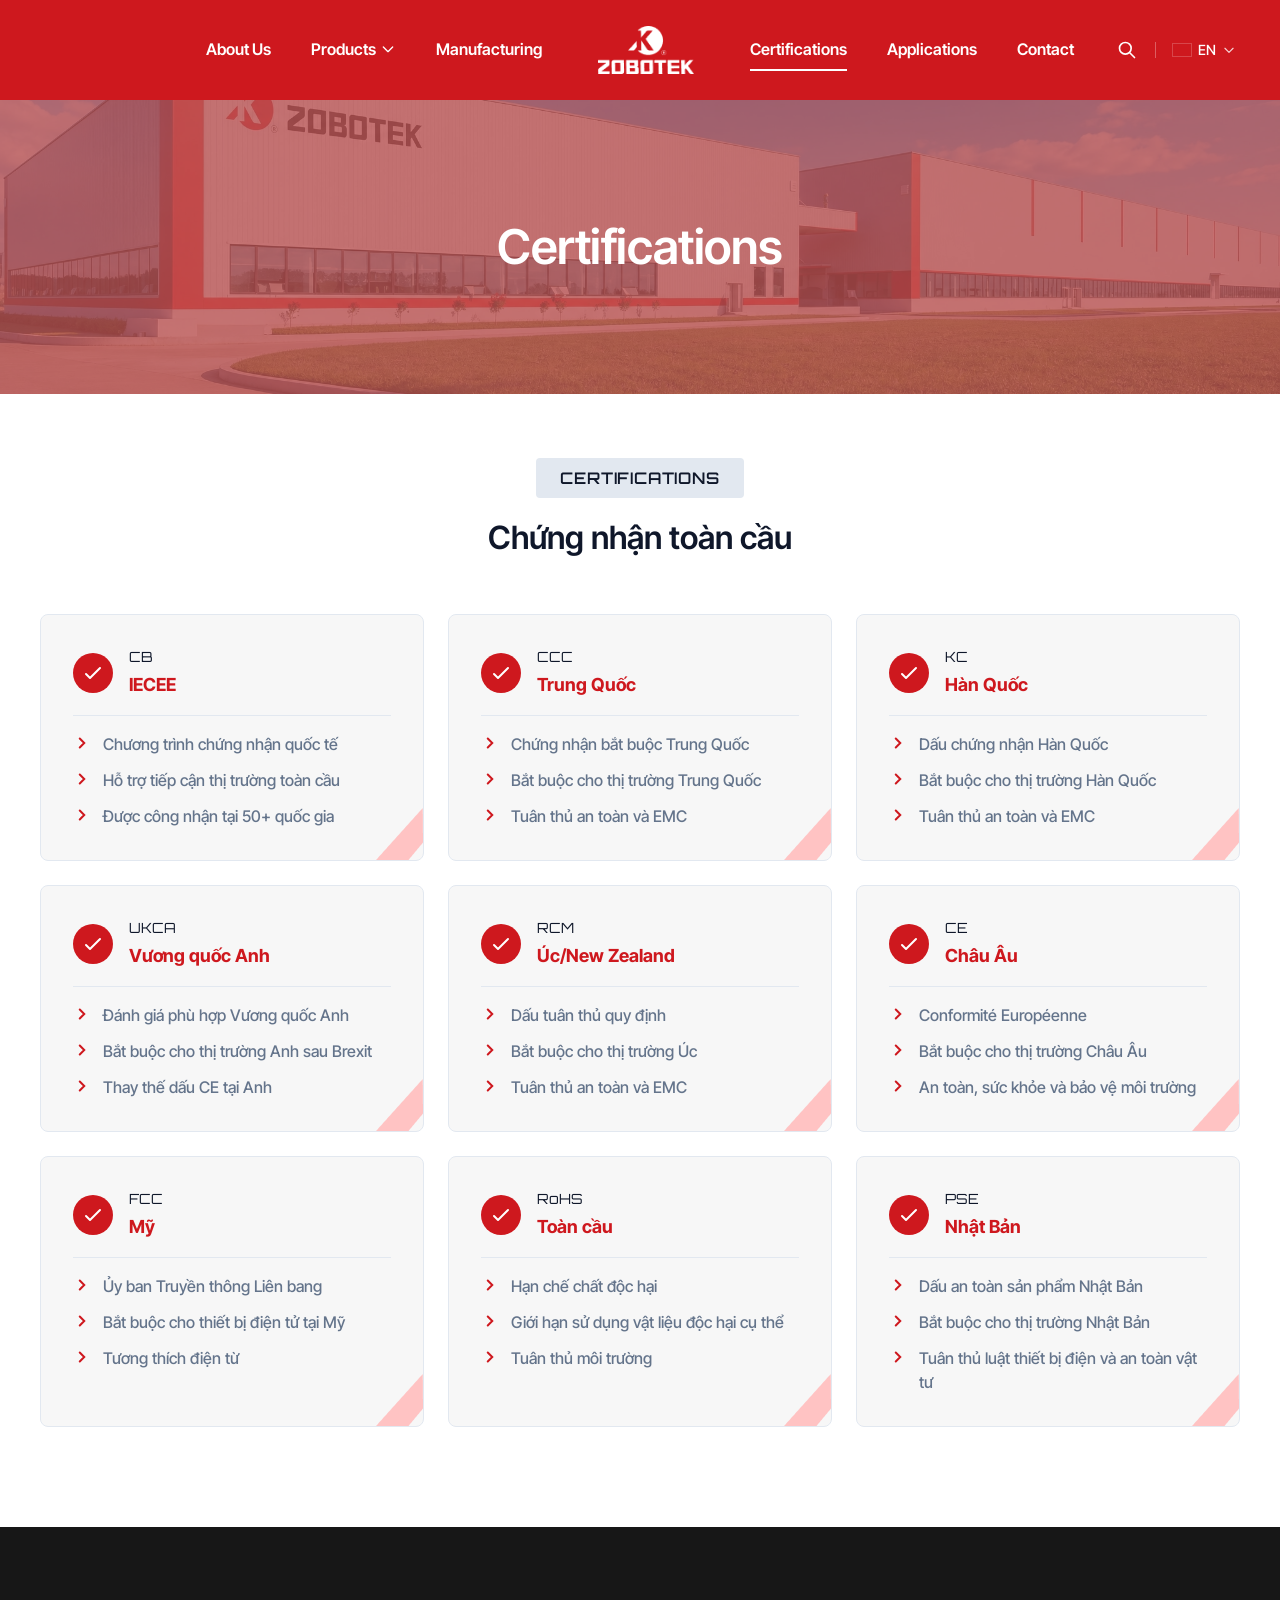
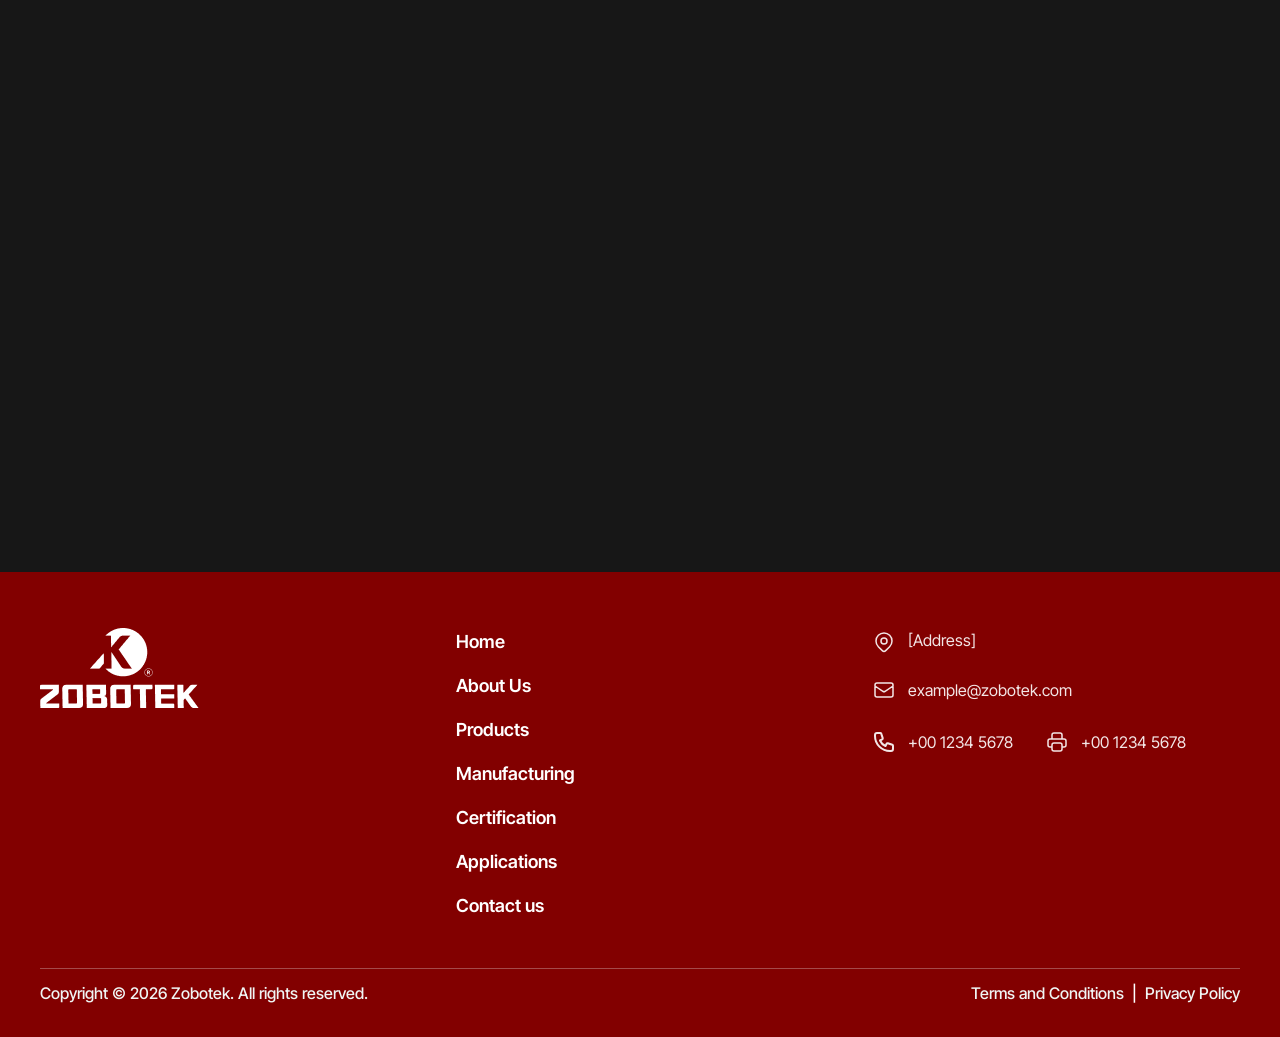
<file: certifications.html>
<!doctype html>
<html lang="en">
  <head>
    <meta charset="UTF-8" />
    <meta name="viewport" content="width=device-width, initial-scale=1.0" />
    <title>Certifications | Zobotek — Global Standards Compliance</title>
    <meta
      name="description"
      content="Zobotek products certified for global markets: IECEE CB, CCC, KC, UKCA, RCM, CE, FCC, RoHS. Strict international safety and EMC compliance standards."
    />
    <link rel="stylesheet" href="assets/css/vendor/aos.css" />
    <link rel="stylesheet" href="assets/css/style.css" />
    <script defer src="assets/js/vendor/aos.min.js"></script>
    <script defer src="assets/js/main.js"></script>
  </head>
  <body
    class="font-sans text-gray-900 bg-white antialiased selection:bg-primary selection:text-white"
  >
    <!-- Header -->
    <header class="header--solid bg-primary">
      <div class="container flex items-center justify-between h-full">
        <div class="flex-1 min-w-0 flex items-center justify-start">
          <a
            href="index.html"
            class="lg:hidden flex items-center"
            aria-label="Zobotek Homepage"
          >
            <img src="assets/images/logo-header.png" alt="Zobotek Logo" />
          </a>
        </div>
        <nav
          class="hidden lg:flex items-center justify-center gap-6 xl:gap-10 2xl:gap-18 shrink-0"
        >
          <a href="about.html" class="nav-link">About Us</a>
          <div class="relative group">
            <a
              href="power-supplies.html"
              class="nav-link flex items-center gap-1"
            >
              <span>Products</span>
              <svg
                class="w-4 h-4 transition-transform group-hover:rotate-180"
                fill="none"
                stroke="currentColor"
                viewBox="0 0 24 24"
              >
                <path
                  stroke-linecap="round"
                  stroke-linejoin="round"
                  stroke-width="2"
                  d="M19 9l-7 7-7-7"
                />
              </svg>
            </a>
            <div
              class="absolute left-0 top-full pt-2 hidden group-hover:block w-52 z-50"
            >
              <div class="dropdown-menu">
                <a href="power-supplies.html" class="dropdown-item"
                  >Power Supplies</a
                >
                <a href="usv.html" class="dropdown-item">USV Innovations</a>
              </div>
            </div>
          </div>
          <a href="manufacturing.html" class="nav-link">Manufacturing</a>
          <a
            href="index.html"
            class="flex items-center px-2 xl:px-4 group focus:outline-none shrink-0"
            aria-label="Zobotek Homepage"
          >
            <div
              class="relative h-10 xl:h-12 2xl:h-14 w-auto flex items-center"
            >
              <img
                src="assets/images/logo-header.png"
                alt="Zobotek Logo"
                class="h-full w-auto"
              />
            </div>
          </a>
          <a href="certifications.html" class="nav-link is-active"
            >Certifications</a
          >
          <a href="applications.html" class="nav-link">Applications</a>
          <a href="contact.html" class="nav-link">Contact</a>
        </nav>
        <div
          class="flex-1 min-w-0 flex items-center justify-end gap-2 sm:gap-3"
        >
          <div class="flex items-center gap-2 sm:gap-3 text-white relative">
            <div class="relative hidden sm:block">
              <button
                type="button"
                id="search-btn"
                class="p-1.5 header-action-btn"
                aria-label="Search"
              >
                <svg
                  class="w-5 h-5"
                  fill="none"
                  stroke="currentColor"
                  viewBox="0 0 24 24"
                >
                  <path
                    stroke-linecap="round"
                    stroke-linejoin="round"
                    stroke-width="2"
                    d="M21 21l-6-6m2-5a7 7 0 11-14 0 7 7 0 0114 0z"
                  />
                </svg>
              </button>
            </div>
            <div
              class="hidden sm:block h-4 w-px bg-white/30"
              aria-hidden="true"
            ></div>
            <div class="relative">
              <button
                type="button"
                id="lang-btn"
                class="flex items-center gap-1.5 p-1 header-action-btn text-sm font-medium"
              >
                <span
                  class="flag-icon"
                  style="
                    background-image: url(&quot;https://flagcdn.com/w40/us.png&quot;);
                  "
                ></span>
                <span id="current-lang">EN</span>
                <svg
                  class="w-3.5 h-3.5 text-white/80"
                  fill="none"
                  stroke="currentColor"
                  viewBox="0 0 24 24"
                >
                  <path
                    stroke-linecap="round"
                    stroke-linejoin="round"
                    stroke-width="2"
                    d="M19 9l-7 7-7-7"
                  />
                </svg>
              </button>
              <div
                id="lang-dropdown"
                class="absolute right-0 top-full mt-2 hidden w-32 dropdown-menu py-1 z-50"
              >
                <a
                  href="#"
                  class="dropdown-item flex items-center gap-2 lang-option"
                  data-lang="EN"
                  ><span
                    class="flag-icon"
                    style="
                      background-image: url(&quot;https://flagcdn.com/w40/us.png&quot;);
                    "
                  ></span
                  >English</a
                >
                <a
                  href="#"
                  class="dropdown-item flex items-center gap-2 lang-option"
                  data-lang="VN"
                  ><span
                    class="flag-icon"
                    style="
                      background-image: url(&quot;https://flagcdn.com/w40/vn.png&quot;);
                    "
                  ></span
                  >Tiếng Việt</a
                >
              </div>
            </div>
            <button
              type="button"
              id="mobile-menu-toggle"
              class="lg:hidden p-2 text-white hover:text-white/80 transition-colors focus:outline-none"
              aria-label="Toggle Navigation Menu"
            >
              <svg
                class="w-6 h-6"
                fill="none"
                stroke="currentColor"
                viewBox="0 0 24 24"
              >
                <path
                  stroke-linecap="round"
                  stroke-linejoin="round"
                  stroke-width="2"
                  d="M4 6h16M4 12h16M4 18h16"
                />
              </svg>
            </button>
          </div>
        </div>
      </div>
    </header>

    <!-- Mobile Menu -->
    <div
      id="mobile-menu"
      class="fixed inset-0 bg-black/60 backdrop-blur-sm z-50 hidden flex-col justify-between"
    >
      <div
        class="bg-gray-900 w-4/5 max-w-sm h-full flex flex-col p-6 overflow-y-auto"
      >
        <div
          class="flex items-center justify-between pb-6 border-b border-gray-800"
        >
          <a href="index.html" class="flex items-center"
            ><img
              src="assets/images/logo-header.png"
              alt="Zobotek Logo"
              class="h-8 w-auto"
          /></a>
          <button
            type="button"
            id="mobile-menu-close"
            class="text-gray-400 hover:text-white p-2"
            aria-label="Close menu"
          >
            <svg
              class="w-6 h-6"
              fill="none"
              stroke="currentColor"
              viewBox="0 0 24 24"
            >
              <path
                stroke-linecap="round"
                stroke-linejoin="round"
                stroke-width="2"
                d="M6 18L18 6M6 6l12 12"
              />
            </svg>
          </button>
        </div>
        <nav class="flex flex-col gap-4 py-6">
          <a
            href="about.html"
            class="mobile-nav-link text-lg font-medium text-white hover:text-primary transition-colors"
            >About Us</a
          >
          <a
            href="power-supplies.html"
            class="mobile-nav-link text-lg font-medium text-white hover:text-primary transition-colors"
            >Products</a
          >
          <a
            href="manufacturing.html"
            class="mobile-nav-link text-lg font-medium text-white hover:text-primary transition-colors"
            >Manufacturing</a
          >
          <a
            href="certifications.html"
            class="mobile-nav-link text-lg font-medium text-primary"
            >Certifications</a
          >
          <a
            href="applications.html"
            class="mobile-nav-link text-lg font-medium text-white hover:text-primary transition-colors"
            >Applications</a
          >
          <a
            href="contact.html"
            class="mobile-nav-link text-lg font-medium text-white hover:text-primary transition-colors"
            >Contact</a
          >
        </nav>
      </div>
    </div>

    <main>
      <!-- Hero Banner -->
      <section class="page-hero">
        <div aria-hidden="true" class="absolute inset-0 pointer-events-none">
          <img
            src="assets/images/herobanner-bg.png"
            alt=""
            class="w-full h-full object-cover"
          />
          <div class="page-hero-overlay"></div>
        </div>
        <h1
          class="heading-h1 text-white text-center relative z-10 px-4 max-w-3xl"
        >
          Certifications
        </h1>
      </section>

      <!-- Certification Cards Grid -->
      <section class="py-12 lg:pt-16 lg:pb-25 bg-white">
        <div class="container">
          <div class="flex flex-col gap-14 items-center">
            <!-- Section Header -->
            <div
              class="flex flex-col gap-5 items-center text-center"
              data-aos="fade-up"
            >
              <span class="badge-tag">CERTIFICATIONS</span>
              <h2 class="heading-h3 text-gray-900">Chứng nhận toàn cầu</h2>
            </div>

            <!-- Cert Cards Grid — 3 cols -->
            <div
              class="grid grid-cols-1 sm:grid-cols-2 lg:grid-cols-3 gap-6 w-full"
              data-aos="fade-up"
              data-aos-delay="100"
            >
              <!-- Cert Card Template -->
              <!-- IECEE -->
              <div
                class="certification-item"
              >
                <div class="flex gap-4 items-center">
                  <div class="bg-primary rounded-full p-2 shrink-0">
                    <svg
                      class="w-6 h-6 text-white"
                      fill="none"
                      stroke="currentColor"
                      viewBox="0 0 24 24"
                    >
                      <path
                        stroke-linecap="round"
                        stroke-linejoin="round"
                        stroke-width="2"
                        d="M5 13l4 4L19 7"
                      />
                    </svg>
                  </div>
                  <div class="flex flex-col gap-1">
                    <p class="font-orbitron text-sm text-gray-900">CB</p>
                    <p class="font-bold text-lg text-primary leading-7">
                      IECEE
                    </p>
                  </div>
                </div>
                <div class="border-t border-gray-200"></div>
                <ul class="flex flex-col gap-3">
                  <li
                    class="flex items-start gap-3 text-base text-gray-500 font-medium leading-6"
                  >
                    <svg
                      xmlns="http://www.w3.org/2000/svg"
                      width="18"
                      height="18"
                      viewBox="0 0 18 18"
                      fill="none"
                      class="mt-0.5 shrink-0"
                    >
                      <path
                        d="M6.75 13.5L11.25 9L6.75 4.5"
                        stroke="var(--color-primary)"
                        stroke-width="2"
                        stroke-linecap="round"
                      />
                    </svg>
                    Chương trình chứng nhận quốc tế
                  </li>
                  <li
                    class="flex items-start gap-3 text-base text-gray-500 font-medium leading-6"
                  >
                    <svg
                      xmlns="http://www.w3.org/2000/svg"
                      width="18"
                      height="18"
                      viewBox="0 0 18 18"
                      fill="none"
                      class="mt-0.5 shrink-0"
                    >
                      <path
                        d="M6.75 13.5L11.25 9L6.75 4.5"
                        stroke="var(--color-primary)"
                        stroke-width="2"
                        stroke-linecap="round"
                      />
                    </svg>
                    Hỗ trợ tiếp cận thị trường toàn cầu
                  </li>
                  <li
                    class="flex items-start gap-3 text-base text-gray-500 font-medium leading-6"
                  >
                    <svg
                      xmlns="http://www.w3.org/2000/svg"
                      width="18"
                      height="18"
                      viewBox="0 0 18 18"
                      fill="none"
                      class="mt-0.5 shrink-0"
                    >
                      <path
                        d="M6.75 13.5L11.25 9L6.75 4.5"
                        stroke="var(--color-primary)"
                        stroke-width="2"
                        stroke-linecap="round"
                      />
                    </svg>
                    Được công nhận tại 50+ quốc gia
                  </li>
                </ul>
                <img
                  src="assets/images/certifications-card-bg.png"
                  alt=""
                  class="certification-item__corner"
                />
              </div>

              <!-- CCC -->
              <div
                class="certification-item"
              >
                <div class="flex gap-4 items-center">
                  <div class="bg-primary rounded-full p-2 shrink-0">
                    <svg
                      class="w-6 h-6 text-white"
                      fill="none"
                      stroke="currentColor"
                      viewBox="0 0 24 24"
                    >
                      <path
                        stroke-linecap="round"
                        stroke-linejoin="round"
                        stroke-width="2"
                        d="M5 13l4 4L19 7"
                      />
                    </svg>
                  </div>
                  <div class="flex flex-col gap-1">
                    <p class="font-orbitron text-sm text-gray-900">CCC</p>
                    <p class="font-bold text-lg text-primary leading-7">
                      Trung Quốc
                    </p>
                  </div>
                </div>
                <div class="border-t border-gray-200"></div>
                <ul class="flex flex-col gap-3">
                  <li
                    class="flex items-start gap-3 text-base text-gray-500 font-medium leading-6"
                  >
                    <svg
                      xmlns="http://www.w3.org/2000/svg"
                      width="18"
                      height="18"
                      viewBox="0 0 18 18"
                      fill="none"
                      class="mt-0.5 shrink-0"
                    >
                      <path
                        d="M6.75 13.5L11.25 9L6.75 4.5"
                        stroke="var(--color-primary)"
                        stroke-width="2"
                        stroke-linecap="round"
                      /></svg
                    >Chứng nhận bắt buộc Trung Quốc
                  </li>
                  <li
                    class="flex items-start gap-3 text-base text-gray-500 font-medium leading-6"
                  >
                    <svg
                      xmlns="http://www.w3.org/2000/svg"
                      width="18"
                      height="18"
                      viewBox="0 0 18 18"
                      fill="none"
                      class="mt-0.5 shrink-0"
                    >
                      <path
                        d="M6.75 13.5L11.25 9L6.75 4.5"
                        stroke="var(--color-primary)"
                        stroke-width="2"
                        stroke-linecap="round"
                      /></svg
                    >Bắt buộc cho thị trường Trung Quốc
                  </li>
                  <li
                    class="flex items-start gap-3 text-base text-gray-500 font-medium leading-6"
                  >
                    <svg
                      xmlns="http://www.w3.org/2000/svg"
                      width="18"
                      height="18"
                      viewBox="0 0 18 18"
                      fill="none"
                      class="mt-0.5 shrink-0"
                    >
                      <path
                        d="M6.75 13.5L11.25 9L6.75 4.5"
                        stroke="var(--color-primary)"
                        stroke-width="2"
                        stroke-linecap="round"
                      /></svg
                    >Tuân thủ an toàn và EMC
                  </li>
                </ul>
                <img
                  src="assets/images/certifications-card-bg.png"
                  alt=""
                  class="certification-item__corner"
                />
              </div>

              <!-- KC -->
              <div
                class="certification-item"
              >
                <div class="flex gap-4 items-center">
                  <div class="bg-primary rounded-full p-2 shrink-0">
                    <svg
                      class="w-6 h-6 text-white"
                      fill="none"
                      stroke="currentColor"
                      viewBox="0 0 24 24"
                    >
                      <path
                        stroke-linecap="round"
                        stroke-linejoin="round"
                        stroke-width="2"
                        d="M5 13l4 4L19 7"
                      />
                    </svg>
                  </div>
                  <div class="flex flex-col gap-1">
                    <p class="font-orbitron text-sm text-gray-900">KC</p>
                    <p class="font-bold text-lg text-primary leading-7">
                      Hàn Quốc
                    </p>
                  </div>
                </div>
                <div class="border-t border-gray-200"></div>
                <ul class="flex flex-col gap-3">
                  <li
                    class="flex items-start gap-3 text-base text-gray-500 font-medium leading-6"
                  >
                    <svg
                      xmlns="http://www.w3.org/2000/svg"
                      width="18"
                      height="18"
                      viewBox="0 0 18 18"
                      fill="none"
                      class="mt-0.5 shrink-0"
                    >
                      <path
                        d="M6.75 13.5L11.25 9L6.75 4.5"
                        stroke="var(--color-primary)"
                        stroke-width="2"
                        stroke-linecap="round"
                      /></svg
                    >Dấu chứng nhận Hàn Quốc
                  </li>
                  <li
                    class="flex items-start gap-3 text-base text-gray-500 font-medium leading-6"
                  >
                    <svg
                      xmlns="http://www.w3.org/2000/svg"
                      width="18"
                      height="18"
                      viewBox="0 0 18 18"
                      fill="none"
                      class="mt-0.5 shrink-0"
                    >
                      <path
                        d="M6.75 13.5L11.25 9L6.75 4.5"
                        stroke="var(--color-primary)"
                        stroke-width="2"
                        stroke-linecap="round"
                      /></svg
                    >Bắt buộc cho thị trường Hàn Quốc
                  </li>
                  <li
                    class="flex items-start gap-3 text-base text-gray-500 font-medium leading-6"
                  >
                    <svg
                      xmlns="http://www.w3.org/2000/svg"
                      width="18"
                      height="18"
                      viewBox="0 0 18 18"
                      fill="none"
                      class="mt-0.5 shrink-0"
                    >
                      <path
                        d="M6.75 13.5L11.25 9L6.75 4.5"
                        stroke="var(--color-primary)"
                        stroke-width="2"
                        stroke-linecap="round"
                      /></svg
                    >Tuân thủ an toàn và EMC
                  </li>
                </ul>
                <img
                  src="assets/images/certifications-card-bg.png"
                  alt=""
                  class="certification-item__corner"
                />
              </div>

              <!-- UKCA -->
              <div
                class="certification-item"
              >
                <div class="flex gap-4 items-center">
                  <div class="bg-primary rounded-full p-2 shrink-0">
                    <svg
                      class="w-6 h-6 text-white"
                      fill="none"
                      stroke="currentColor"
                      viewBox="0 0 24 24"
                    >
                      <path
                        stroke-linecap="round"
                        stroke-linejoin="round"
                        stroke-width="2"
                        d="M5 13l4 4L19 7"
                      />
                    </svg>
                  </div>
                  <div class="flex flex-col gap-1">
                    <p class="font-orbitron text-sm text-gray-900">UKCA</p>
                    <p class="font-bold text-lg text-primary leading-7">
                      Vương quốc Anh
                    </p>
                  </div>
                </div>
                <div class="border-t border-gray-200"></div>
                <ul class="flex flex-col gap-3">
                  <li
                    class="flex items-start gap-3 text-base text-gray-500 font-medium leading-6"
                  >
                    <svg
                      xmlns="http://www.w3.org/2000/svg"
                      width="18"
                      height="18"
                      viewBox="0 0 18 18"
                      fill="none"
                      class="mt-0.5 shrink-0"
                    >
                      <path
                        d="M6.75 13.5L11.25 9L6.75 4.5"
                        stroke="var(--color-primary)"
                        stroke-width="2"
                        stroke-linecap="round"
                      /></svg
                    >Đánh giá phù hợp Vương quốc Anh
                  </li>
                  <li
                    class="flex items-start gap-3 text-base text-gray-500 font-medium leading-6"
                  >
                    <svg
                      xmlns="http://www.w3.org/2000/svg"
                      width="18"
                      height="18"
                      viewBox="0 0 18 18"
                      fill="none"
                      class="mt-0.5 shrink-0"
                    >
                      <path
                        d="M6.75 13.5L11.25 9L6.75 4.5"
                        stroke="var(--color-primary)"
                        stroke-width="2"
                        stroke-linecap="round"
                      /></svg
                    >Bắt buộc cho thị trường Anh sau Brexit
                  </li>
                  <li
                    class="flex items-start gap-3 text-base text-gray-500 font-medium leading-6"
                  >
                    <svg
                      xmlns="http://www.w3.org/2000/svg"
                      width="18"
                      height="18"
                      viewBox="0 0 18 18"
                      fill="none"
                      class="mt-0.5 shrink-0"
                    >
                      <path
                        d="M6.75 13.5L11.25 9L6.75 4.5"
                        stroke="var(--color-primary)"
                        stroke-width="2"
                        stroke-linecap="round"
                      /></svg
                    >Thay thế dấu CE tại Anh
                  </li>
                </ul>
                <img
                  src="assets/images/certifications-card-bg.png"
                  alt=""
                  class="certification-item__corner"
                />
              </div>

              <!-- RCM -->
              <div
                class="certification-item"
              >
                <div class="flex gap-4 items-center">
                  <div class="bg-primary rounded-full p-2 shrink-0">
                    <svg
                      class="w-6 h-6 text-white"
                      fill="none"
                      stroke="currentColor"
                      viewBox="0 0 24 24"
                    >
                      <path
                        stroke-linecap="round"
                        stroke-linejoin="round"
                        stroke-width="2"
                        d="M5 13l4 4L19 7"
                      />
                    </svg>
                  </div>
                  <div class="flex flex-col gap-1">
                    <p class="font-orbitron text-sm text-gray-900">RCM</p>
                    <p class="font-bold text-lg text-primary leading-7">
                      Úc/New Zealand
                    </p>
                  </div>
                </div>
                <div class="border-t border-gray-200"></div>
                <ul class="flex flex-col gap-3">
                  <li
                    class="flex items-start gap-3 text-base text-gray-500 font-medium leading-6"
                  >
                    <svg
                      xmlns="http://www.w3.org/2000/svg"
                      width="18"
                      height="18"
                      viewBox="0 0 18 18"
                      fill="none"
                      class="mt-0.5 shrink-0"
                    >
                      <path
                        d="M6.75 13.5L11.25 9L6.75 4.5"
                        stroke="var(--color-primary)"
                        stroke-width="2"
                        stroke-linecap="round"
                      /></svg
                    >Dấu tuân thủ quy định
                  </li>
                  <li
                    class="flex items-start gap-3 text-base text-gray-500 font-medium leading-6"
                  >
                    <svg
                      xmlns="http://www.w3.org/2000/svg"
                      width="18"
                      height="18"
                      viewBox="0 0 18 18"
                      fill="none"
                      class="mt-0.5 shrink-0"
                    >
                      <path
                        d="M6.75 13.5L11.25 9L6.75 4.5"
                        stroke="var(--color-primary)"
                        stroke-width="2"
                        stroke-linecap="round"
                      /></svg
                    >Bắt buộc cho thị trường Úc
                  </li>
                  <li
                    class="flex items-start gap-3 text-base text-gray-500 font-medium leading-6"
                  >
                    <svg
                      xmlns="http://www.w3.org/2000/svg"
                      width="18"
                      height="18"
                      viewBox="0 0 18 18"
                      fill="none"
                      class="mt-0.5 shrink-0"
                    >
                      <path
                        d="M6.75 13.5L11.25 9L6.75 4.5"
                        stroke="var(--color-primary)"
                        stroke-width="2"
                        stroke-linecap="round"
                      /></svg
                    >Tuân thủ an toàn và EMC
                  </li>
                </ul>
                <img
                  src="assets/images/certifications-card-bg.png"
                  alt=""
                  class="certification-item__corner"
                />
              </div>

              <!-- CE -->
              <div
                class="certification-item"
              >
                <div class="flex gap-4 items-center">
                  <div class="bg-primary rounded-full p-2 shrink-0">
                    <svg
                      class="w-6 h-6 text-white"
                      fill="none"
                      stroke="currentColor"
                      viewBox="0 0 24 24"
                    >
                      <path
                        stroke-linecap="round"
                        stroke-linejoin="round"
                        stroke-width="2"
                        d="M5 13l4 4L19 7"
                      />
                    </svg>
                  </div>
                  <div class="flex flex-col gap-1">
                    <p class="font-orbitron text-sm text-gray-900">CE</p>
                    <p class="font-bold text-lg text-primary leading-7">
                      Châu Âu
                    </p>
                  </div>
                </div>
                <div class="border-t border-gray-200"></div>
                <ul class="flex flex-col gap-3">
                  <li
                    class="flex items-start gap-3 text-base text-gray-500 font-medium leading-6"
                  >
                    <svg
                      xmlns="http://www.w3.org/2000/svg"
                      width="18"
                      height="18"
                      viewBox="0 0 18 18"
                      fill="none"
                      class="mt-0.5 shrink-0"
                    >
                      <path
                        d="M6.75 13.5L11.25 9L6.75 4.5"
                        stroke="var(--color-primary)"
                        stroke-width="2"
                        stroke-linecap="round"
                      /></svg
                    >Conformité Européenne
                  </li>
                  <li
                    class="flex items-start gap-3 text-base text-gray-500 font-medium leading-6"
                  >
                    <svg
                      xmlns="http://www.w3.org/2000/svg"
                      width="18"
                      height="18"
                      viewBox="0 0 18 18"
                      fill="none"
                      class="mt-0.5 shrink-0"
                    >
                      <path
                        d="M6.75 13.5L11.25 9L6.75 4.5"
                        stroke="var(--color-primary)"
                        stroke-width="2"
                        stroke-linecap="round"
                      /></svg
                    >Bắt buộc cho thị trường Châu Âu
                  </li>
                  <li
                    class="flex items-start gap-3 text-base text-gray-500 font-medium leading-6"
                  >
                    <svg
                      xmlns="http://www.w3.org/2000/svg"
                      width="18"
                      height="18"
                      viewBox="0 0 18 18"
                      fill="none"
                      class="mt-0.5 shrink-0"
                    >
                      <path
                        d="M6.75 13.5L11.25 9L6.75 4.5"
                        stroke="var(--color-primary)"
                        stroke-width="2"
                        stroke-linecap="round"
                      /></svg
                    >An toàn, sức khỏe và bảo vệ môi trường
                  </li>
                </ul>
                <img
                  src="assets/images/certifications-card-bg.png"
                  alt=""
                  class="certification-item__corner"
                />
              </div>

              <!-- FCC -->
              <div
                class="certification-item"
              >
                <div class="flex gap-4 items-center">
                  <div class="bg-primary rounded-full p-2 shrink-0">
                    <svg
                      class="w-6 h-6 text-white"
                      fill="none"
                      stroke="currentColor"
                      viewBox="0 0 24 24"
                    >
                      <path
                        stroke-linecap="round"
                        stroke-linejoin="round"
                        stroke-width="2"
                        d="M5 13l4 4L19 7"
                      />
                    </svg>
                  </div>
                  <div class="flex flex-col gap-1">
                    <p class="font-orbitron text-sm text-gray-900">FCC</p>
                    <p class="font-bold text-lg text-primary leading-7">Mỹ</p>
                  </div>
                </div>
                <div class="border-t border-gray-200"></div>
                <ul class="flex flex-col gap-3">
                  <li
                    class="flex items-start gap-3 text-base text-gray-500 font-medium leading-6"
                  >
                    <svg
                      xmlns="http://www.w3.org/2000/svg"
                      width="18"
                      height="18"
                      viewBox="0 0 18 18"
                      fill="none"
                      class="mt-0.5 shrink-0"
                    >
                      <path
                        d="M6.75 13.5L11.25 9L6.75 4.5"
                        stroke="var(--color-primary)"
                        stroke-width="2"
                        stroke-linecap="round"
                      /></svg
                    >Ủy ban Truyền thông Liên bang
                  </li>
                  <li
                    class="flex items-start gap-3 text-base text-gray-500 font-medium leading-6"
                  >
                    <svg
                      xmlns="http://www.w3.org/2000/svg"
                      width="18"
                      height="18"
                      viewBox="0 0 18 18"
                      fill="none"
                      class="mt-0.5 shrink-0"
                    >
                      <path
                        d="M6.75 13.5L11.25 9L6.75 4.5"
                        stroke="var(--color-primary)"
                        stroke-width="2"
                        stroke-linecap="round"
                      /></svg
                    >Bắt buộc cho thiết bị điện tử tại Mỹ
                  </li>
                  <li
                    class="flex items-start gap-3 text-base text-gray-500 font-medium leading-6"
                  >
                    <svg
                      xmlns="http://www.w3.org/2000/svg"
                      width="18"
                      height="18"
                      viewBox="0 0 18 18"
                      fill="none"
                      class="mt-0.5 shrink-0"
                    >
                      <path
                        d="M6.75 13.5L11.25 9L6.75 4.5"
                        stroke="var(--color-primary)"
                        stroke-width="2"
                        stroke-linecap="round"
                      /></svg
                    >Tương thích điện từ
                  </li>
                </ul>
                <img
                  src="assets/images/certifications-card-bg.png"
                  alt=""
                  class="certification-item__corner"
                />
              </div>

              <!-- RoHS -->
              <div
                class="certification-item"
              >
                <div class="flex gap-4 items-center">
                  <div class="bg-primary rounded-full p-2 shrink-0">
                    <svg
                      class="w-6 h-6 text-white"
                      fill="none"
                      stroke="currentColor"
                      viewBox="0 0 24 24"
                    >
                      <path
                        stroke-linecap="round"
                        stroke-linejoin="round"
                        stroke-width="2"
                        d="M5 13l4 4L19 7"
                      />
                    </svg>
                  </div>
                  <div class="flex flex-col gap-1">
                    <p class="font-orbitron text-sm text-gray-900">RoHS</p>
                    <p class="font-bold text-lg text-primary leading-7">
                      Toàn cầu
                    </p>
                  </div>
                </div>
                <div class="border-t border-gray-200"></div>
                <ul class="flex flex-col gap-3">
                  <li
                    class="flex items-start gap-3 text-base text-gray-500 font-medium leading-6"
                  >
                    <svg
                      xmlns="http://www.w3.org/2000/svg"
                      width="18"
                      height="18"
                      viewBox="0 0 18 18"
                      fill="none"
                      class="mt-0.5 shrink-0"
                    >
                      <path
                        d="M6.75 13.5L11.25 9L6.75 4.5"
                        stroke="var(--color-primary)"
                        stroke-width="2"
                        stroke-linecap="round"
                      /></svg
                    >Hạn chế chất độc hại
                  </li>
                  <li
                    class="flex items-start gap-3 text-base text-gray-500 font-medium leading-6"
                  >
                    <svg
                      xmlns="http://www.w3.org/2000/svg"
                      width="18"
                      height="18"
                      viewBox="0 0 18 18"
                      fill="none"
                      class="mt-0.5 shrink-0"
                    >
                      <path
                        d="M6.75 13.5L11.25 9L6.75 4.5"
                        stroke="var(--color-primary)"
                        stroke-width="2"
                        stroke-linecap="round"
                      /></svg
                    >Giới hạn sử dụng vật liệu độc hại cụ thể
                  </li>
                  <li
                    class="flex items-start gap-3 text-base text-gray-500 font-medium leading-6"
                  >
                    <svg
                      xmlns="http://www.w3.org/2000/svg"
                      width="18"
                      height="18"
                      viewBox="0 0 18 18"
                      fill="none"
                      class="mt-0.5 shrink-0"
                    >
                      <path
                        d="M6.75 13.5L11.25 9L6.75 4.5"
                        stroke="var(--color-primary)"
                        stroke-width="2"
                        stroke-linecap="round"
                      /></svg
                    >Tuân thủ môi trường
                  </li>
                </ul>
                <img
                  src="assets/images/certifications-card-bg.png"
                  alt=""
                  class="certification-item__corner"
                />
              </div>

              <!-- PSE -->
              <div
                class="certification-item"
              >
                <div class="flex gap-4 items-center">
                  <div class="bg-primary rounded-full p-2 shrink-0">
                    <svg
                      class="w-6 h-6 text-white"
                      fill="none"
                      stroke="currentColor"
                      viewBox="0 0 24 24"
                    >
                      <path
                        stroke-linecap="round"
                        stroke-linejoin="round"
                        stroke-width="2"
                        d="M5 13l4 4L19 7"
                      />
                    </svg>
                  </div>
                  <div class="flex flex-col gap-1">
                    <p class="font-orbitron text-sm text-gray-900">PSE</p>
                    <p class="font-bold text-lg text-primary leading-7">
                      Nhật Bản
                    </p>
                  </div>
                </div>
                <div class="border-t border-gray-200"></div>
                <ul class="flex flex-col gap-3">
                  <li
                    class="flex items-start gap-3 text-base text-gray-500 font-medium leading-6"
                  >
                    <svg
                      xmlns="http://www.w3.org/2000/svg"
                      width="18"
                      height="18"
                      viewBox="0 0 18 18"
                      fill="none"
                      class="mt-0.5 shrink-0"
                    >
                      <path
                        d="M6.75 13.5L11.25 9L6.75 4.5"
                        stroke="var(--color-primary)"
                        stroke-width="2"
                        stroke-linecap="round"
                      /></svg
                    >Dấu an toàn sản phẩm Nhật Bản
                  </li>
                  <li
                    class="flex items-start gap-3 text-base text-gray-500 font-medium leading-6"
                  >
                    <svg
                      xmlns="http://www.w3.org/2000/svg"
                      width="18"
                      height="18"
                      viewBox="0 0 18 18"
                      fill="none"
                      class="mt-0.5 shrink-0"
                    >
                      <path
                        d="M6.75 13.5L11.25 9L6.75 4.5"
                        stroke="var(--color-primary)"
                        stroke-width="2"
                        stroke-linecap="round"
                      /></svg
                    >Bắt buộc cho thị trường Nhật Bản
                  </li>
                  <li
                    class="flex items-start gap-3 text-base text-gray-500 font-medium leading-6"
                  >
                    <svg
                      xmlns="http://www.w3.org/2000/svg"
                      width="18"
                      height="18"
                      viewBox="0 0 18 18"
                      fill="none"
                      class="mt-0.5 shrink-0"
                    >
                      <path
                        d="M6.75 13.5L11.25 9L6.75 4.5"
                        stroke="var(--color-primary)"
                        stroke-width="2"
                        stroke-linecap="round"
                      /></svg
                    >Tuân thủ luật thiết bị điện và an toàn vật tư
                  </li>
                </ul>
                <img
                  src="assets/images/certifications-card-bg.png"
                  alt=""
                  class="certification-item__corner"
                />
              </div>
            </div>
          </div>
        </div>
      </section>

      <!-- Dark Compliance Standards Section -->
      <section class="bg-dark-section py-16 lg:py-22 overflow-hidden">
        <div class="container">
          <div class="flex flex-col gap-12 items-start" data-aos="fade-up">
            <!-- Section Header -->
            <div class="flex flex-col gap-5 w-full">
              <div class="flex flex-col gap-5">
                <span class="badge-tag-white self-start"
                  >TIÊU CHUẨN TUÂN THỦ</span
                >
                <h2 class="heading-h3 text-white">
                  Tiêu chuẩn tuân thủ nghiêm ngặt
                </h2>
              </div>
              <p
                class="text-sm font-medium text-gray-300 max-w-3xl leading-[1.4]"
              >
                Sản phẩm của chúng tôi được thiết kế thử nghiệm và phê duyệt
                tuân thủ các nhóm tiêu chuẩn quốc tế nghiêm ngặt nhất.
              </p>
            </div>

            <!-- Four-column Standards Table -->
            <div
              class="grid grid-cols-1 sm:grid-cols-2 lg:grid-cols-4 gap-6 xl:gap-8 w-full"
              data-aos="fade-up"
              data-aos-delay="100"
            >
              <!-- Safety Standards -->
              <div class="flex flex-col gap-6">
                <h3 class="text-lg font-semibold text-white leading-7">
                  Tiêu chuẩn an toàn
                </h3>
                <div class="border-t border-gray-700"></div>
                <div
                  class="compliance-card-text"
                >
                  <p>
                    <span class="text-white">IEC 60950:</span> Thiết bị công
                    nghệ thông tin
                  </p>
                  <p>
                    <span class="text-white">IEC 61347:</span> Thiết bị điều
                    khiển nguồn LED
                  </p>
                  <p>
                    <span class="text-white">IEC 62368:</span> Thiết bị âm
                    thanh/video và công nghệ truyền thông
                  </p>
                </div>
              </div>

              <!-- EMC Standards -->
              <div class="flex flex-col gap-6">
                <h3 class="text-lg font-semibold text-white leading-7">
                  Tiêu chuẩn EMC
                </h3>
                <div class="border-t border-gray-700"></div>
                <div
                  class="compliance-card-text"
                >
                  <p>
                    <span class="text-white">EN 55032:</span> Phát xạ điện từ
                    của thiết bị đa phương tiện
                  </p>
                  <p>
                    <span class="text-white">EN 55035:</span> Khả năng miễn
                    nhiễm của thiết bị đa phương tiện
                  </p>
                  <p>
                    <span class="text-white">FCC Part 15:</span> Quy định về
                    nhiễu sóng vô tuyến tại Mỹ
                  </p>
                  <p>
                    <span class="text-white">ICES-003:</span> Tiêu chuẩn tương
                    thích điện từ tại Canada
                  </p>
                </div>
              </div>

              <!-- Environmental Standards -->
              <div class="flex flex-col gap-6">
                <h3 class="text-lg font-semibold text-white leading-7">
                  Tiêu chuẩn môi trường
                </h3>
                <div class="border-t border-gray-700"></div>
                <div
                  class="compliance-card-text"
                >
                  <p>
                    <span class="text-white">RoHS:</span> Hạn chế chất độc hại
                    trong linh kiện điện tử
                  </p>
                  <p>
                    <span class="text-white">REACH:</span> Kiểm soát mức độ an
                    toàn hóa chất sản xuất
                  </p>
                  <p>
                    <span class="text-white">WEEE:</span> Quản lý quy trình thải
                    bỏ thiết bị điện tử
                  </p>
                </div>
              </div>

              <!-- Quality Management -->
              <div class="flex flex-col gap-6">
                <h3 class="text-lg font-semibold text-white leading-7">
                  Quản lý chất lượng
                </h3>
                <div class="border-t border-gray-700"></div>
                <div
                  class="compliance-card-text"
                >
                  <p>
                    <span class="text-white">ISO 9001:</span> Hệ thống quản lý
                    chất lượng đạt chuẩn quốc tế, kiểm soát toàn diện từ khâu
                    thiết kế R&D, linh kiện đầu vào đến quy trình thành phẩm.
                  </p>
                </div>
              </div>
            </div>
          </div>
        </div>
      </section>
    </main>

    <!-- Footer -->
    <footer class="bg-footer-bg text-white pt-14 pb-8 overflow-hidden relative">
      <div class="container space-y-12 relative z-10">
        <div class="grid grid-cols-1 lg:grid-cols-12 gap-8 lg:gap-12">
          <div class="lg:col-span-4 space-y-6">
            <a
              href="index.html"
              class="inline-block"
              aria-label="Zobotek Homepage"
            >
              <img
                src="assets/images/logo-footer.png"
                alt="Zobotek Logo"
                class="h-16 sm:h-20 w-auto"
              />
            </a>
          </div>
          <div class="lg:col-span-4">
            <div
              class="flex flex-col gap-4 text-base sm:text-lg font-semibold text-white"
            >
              <a href="index.html" class="footer-link">Home</a>
              <a href="about.html" class="footer-link">About Us</a>
              <a href="power-supplies.html" class="footer-link">Products</a>
              <a href="manufacturing.html" class="footer-link">Manufacturing</a>
              <a href="certifications.html" class="footer-link"
                >Certification</a
              >
              <a href="applications.html" class="footer-link">Applications</a>
              <a href="contact.html" class="footer-link">Contact us</a>
            </div>
          </div>
          <div class="lg:col-span-4 space-y-6 text-base text-white/90">
            <div class="flex items-start gap-3">
              <svg
                class="w-6 h-6 shrink-0 mt-0.5"
                fill="none"
                stroke="currentColor"
                viewBox="0 0 24 24"
              >
                <path
                  stroke-linecap="round"
                  stroke-linejoin="round"
                  stroke-width="1.5"
                  d="M17.657 16.657L13.414 20.9a1.998 1.998 0 01-2.827 0l-4.244-4.243a8 8 0 1111.314 0z"
                />
                <path
                  stroke-linecap="round"
                  stroke-linejoin="round"
                  stroke-width="1.5"
                  d="M15 11a3 3 0 11-6 0 3 3 0 016 0z"
                />
              </svg>
              <span>[Address]</span>
            </div>
            <div class="flex items-center gap-3">
              <svg
                class="w-6 h-6 shrink-0"
                fill="none"
                stroke="currentColor"
                viewBox="0 0 24 24"
              >
                <path
                  stroke-linecap="round"
                  stroke-linejoin="round"
                  stroke-width="1.5"
                  d="M3 8l7.89 5.26a2 2 0 002.22 0L21 8M5 19h14a2 2 0 002-2V7a2 2 0 00-2-2H5a2 2 0 00-2 2v10a2 2 0 002 2z"
                />
              </svg>
              <a href="mailto:example@zobotek.com" class="footer-link"
                >example@zobotek.com</a
              >
            </div>
            <div class="flex flex-wrap items-center gap-8 pt-1">
              <div class="flex items-center gap-3">
                <svg
                  class="w-6 h-6 shrink-0"
                  fill="none"
                  stroke="currentColor"
                  viewBox="0 0 24 24"
                >
                  <path
                    stroke-linecap="round"
                    stroke-linejoin="round"
                    stroke-width="2"
                    d="M3 5a2 2 0 012-2h3.28a1 1 0 01.948.684l1.498 4.493a1 1 0 01-.502 1.21l-2.257 1.13a11.042 11.042 0 005.516 5.516l1.13-2.257a1 1 0 011.21-.502l4.493 1.498a1 1 0 01.684.949V19a2 2 0 01-2 2h-1C9.716 21 3 14.284 3 6V5z"
                  />
                </svg>
                <a href="tel:+0012345678" class="footer-link">+00 1234 5678</a>
              </div>
              <div class="flex items-center gap-3">
                <svg
                  class="w-6 h-6 shrink-0"
                  fill="none"
                  stroke="currentColor"
                  viewBox="0 0 24 24"
                >
                  <path
                    stroke-linecap="round"
                    stroke-linejoin="round"
                    stroke-width="1.5"
                    d="M17 17h2a2 2 0 002-2v-4a2 2 0 00-2-2H5a2 2 0 00-2 2v4a2 2 0 002 2h2m2 4h6a2 2 0 002-2v-4a2 2 0 00-2-2H9a2 2 0 00-2 2v4a2 2 0 002 2zm8-12V5a2 2 0 00-2-2H9a2 2 0 00-2 2v4h10z"
                  />
                </svg>
                <a href="tel:+0012345678" class="footer-link">+00 1234 5678</a>
              </div>
            </div>
          </div>
        </div>
        <div
          class="border-t border-primary-90/30 pt-3 flex flex-col sm:flex-row items-center justify-between gap-4 text-base text-primary-90 font-medium"
        >
          <p>Copyright &copy; 2026 Zobotek. All rights reserved.</p>
          <div class="flex items-center gap-2">
            <a href="#" class="hover:text-white transition-colors"
              >Terms and Conditions</a
            >
            <span class="text-white">|</span>
            <a href="#" class="hover:text-white transition-colors"
              >Privacy Policy</a
            >
          </div>
        </div>
      </div>
    </footer>
  </body>
</html>
</file>
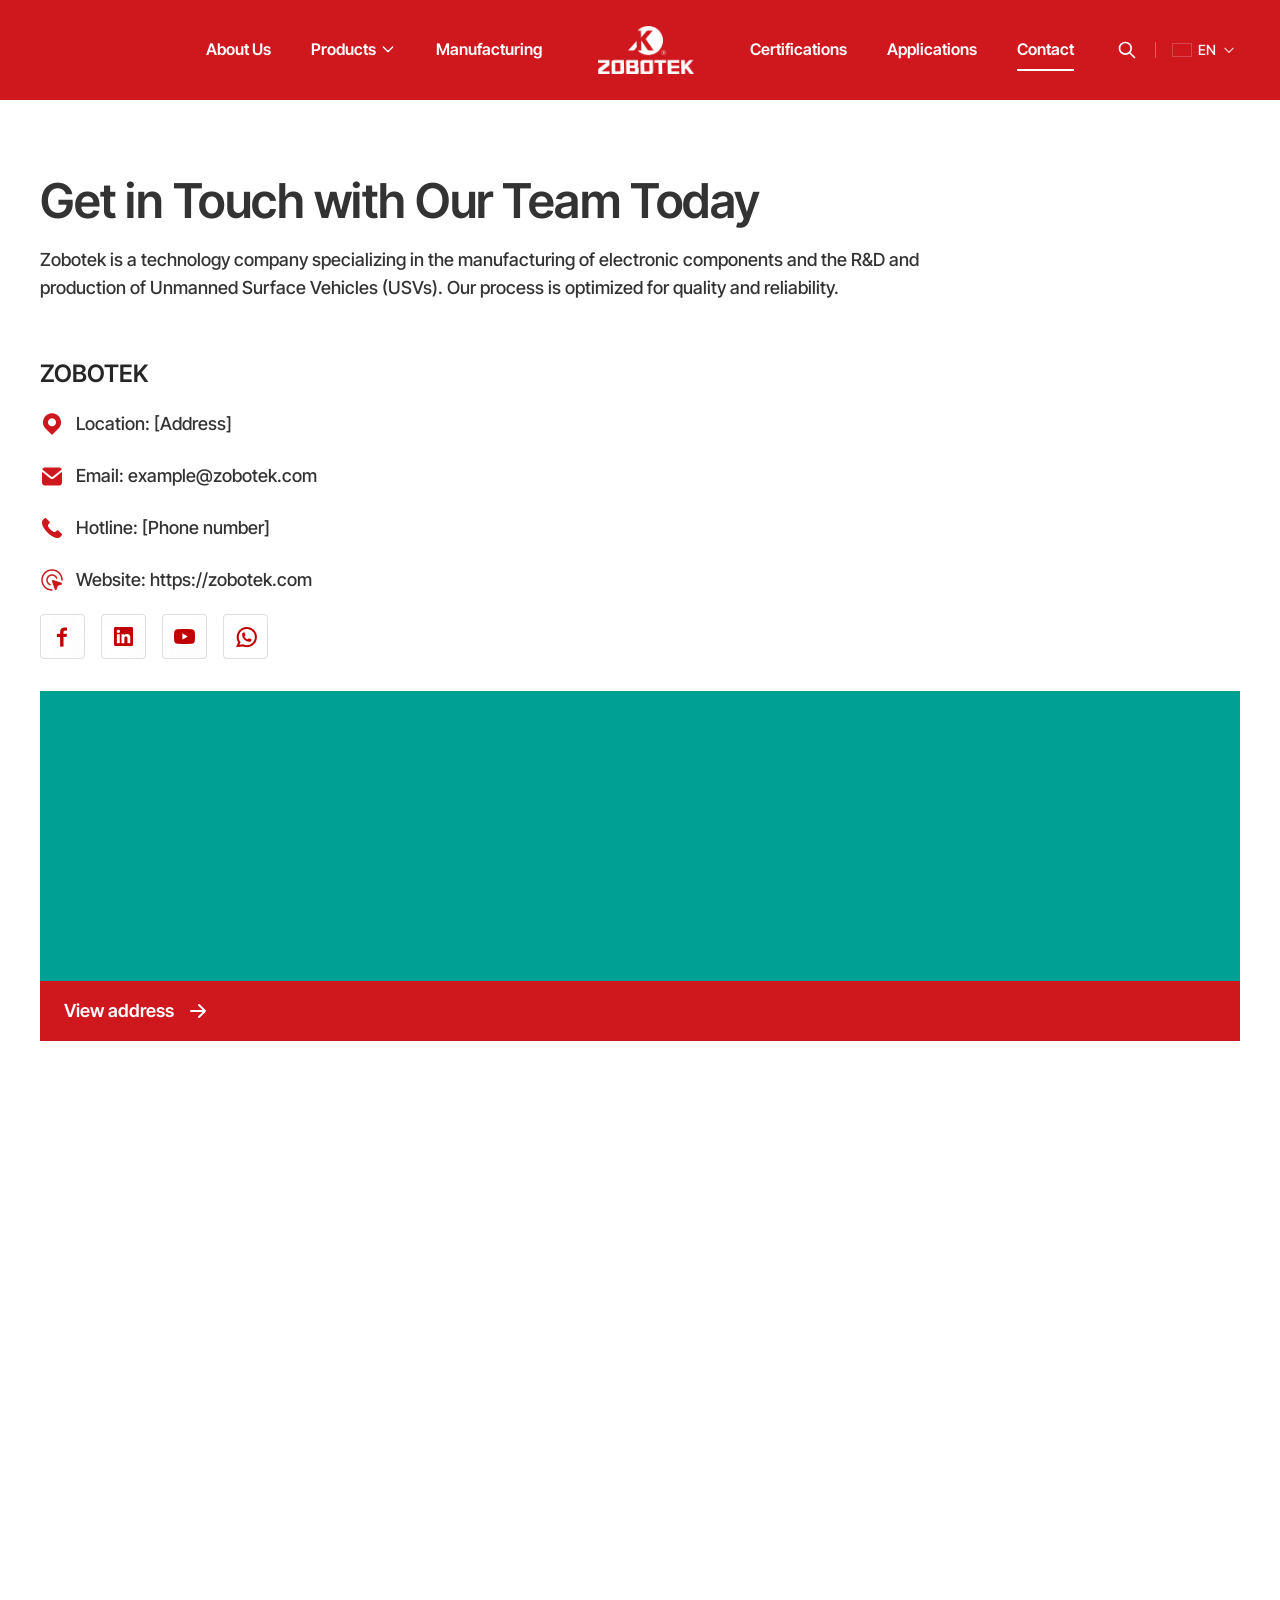
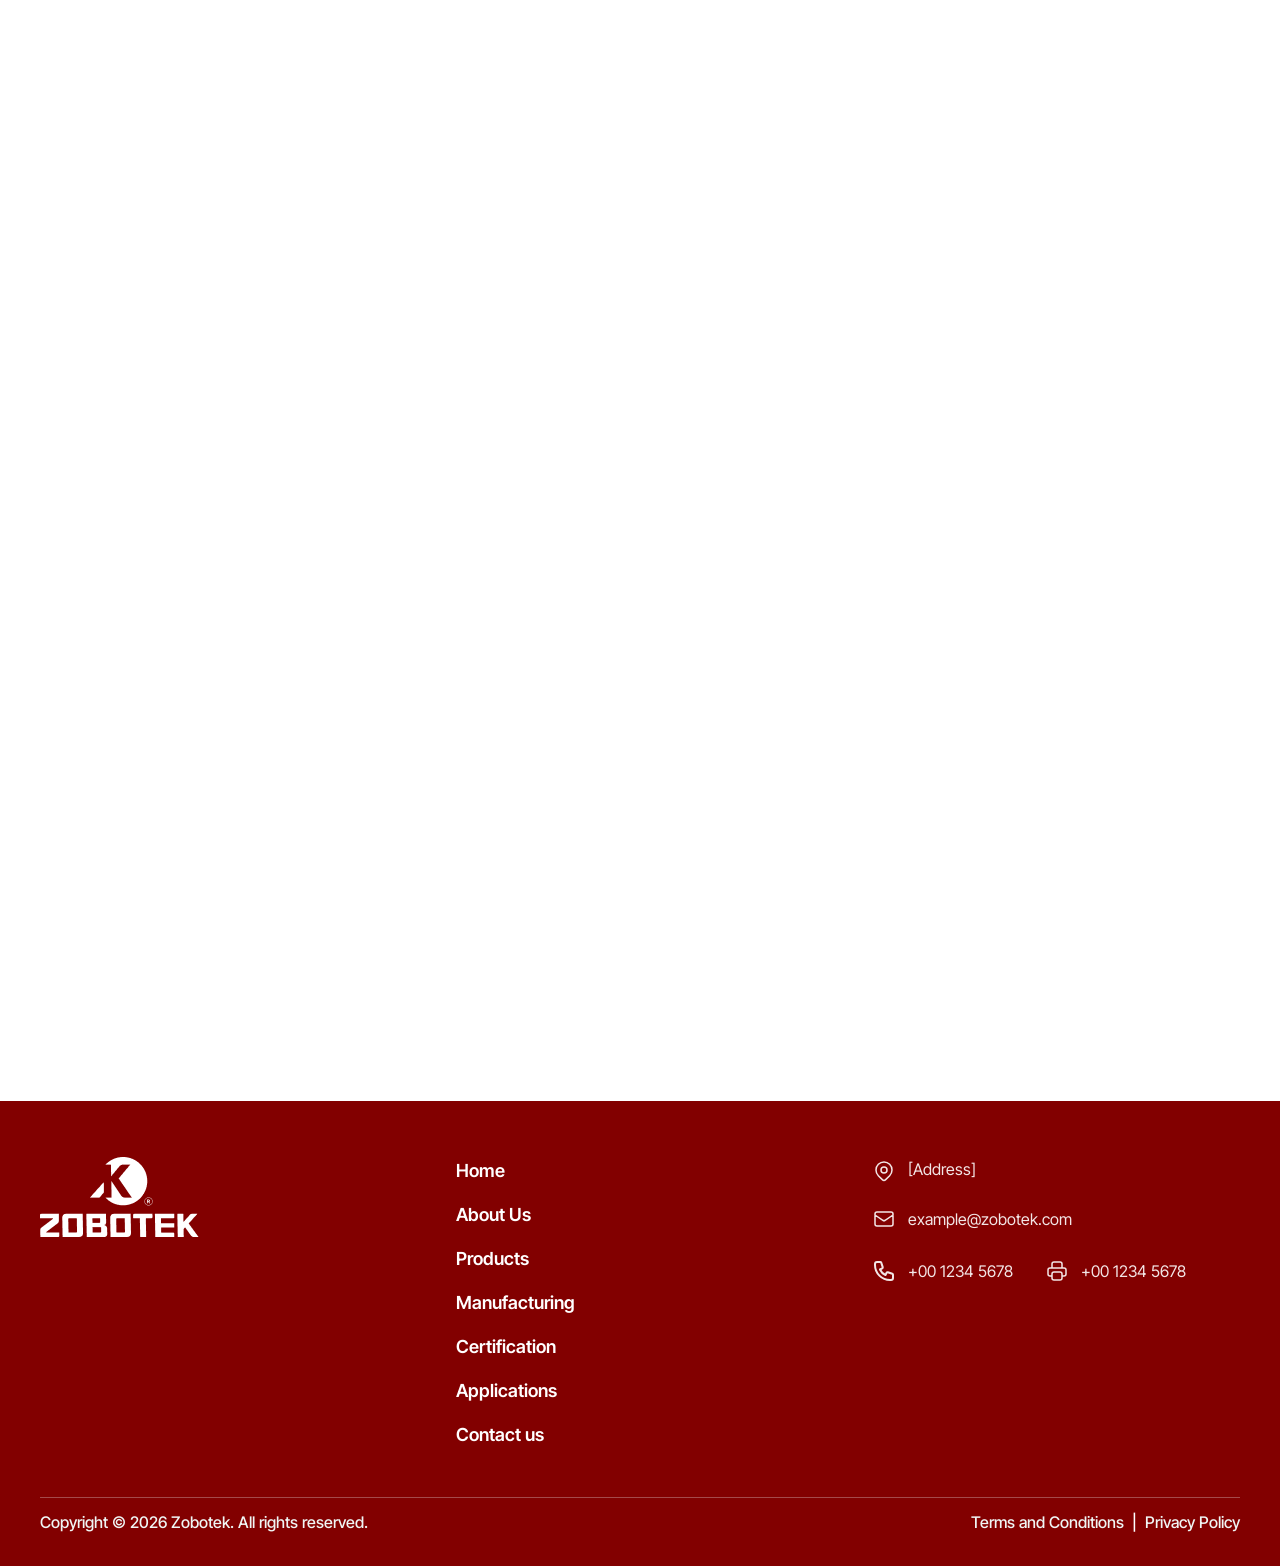
<file: contact.html>
<!doctype html>
<html lang="en">
  <head>
    <meta charset="UTF-8" />
    <meta name="viewport" content="width=device-width, initial-scale=1.0" />
    <title>Contact Us | Zobotek — Get in Touch</title>
    <meta
      name="description"
      content="Contact Zobotek for product inquiries, technical support, or after-sales service. Submit an online inquiry or reach us by phone, email and social media."
    />
    <link rel="stylesheet" href="assets/css/vendor/aos.css" />
    <link rel="stylesheet" href="assets/css/style.css" />
    <script defer src="assets/js/vendor/aos.min.js"></script>
    <script defer src="assets/js/main.js"></script>
  </head>
  <body class="font-sans text-gray-900 bg-white antialiased selection:bg-primary selection:text-white">

    <!-- Header -->
    <header class="header--solid bg-primary">
      <div class="container flex items-center justify-between h-full">
        <div class="flex-1 min-w-0 flex items-center justify-start">
          <a href="index.html" class="lg:hidden flex items-center" aria-label="Zobotek Homepage">
            <img src="assets/images/logo-header.png" alt="Zobotek Logo"/>
          </a>
        </div>
        <nav class="hidden lg:flex items-center justify-center gap-6 xl:gap-10 2xl:gap-18 shrink-0">
          <a href="about.html" class="nav-link">About Us</a>
          <div class="relative group">
            <a href="power-supplies.html" class="nav-link flex items-center gap-1">
              <span>Products</span>
              <svg class="w-4 h-4 transition-transform group-hover:rotate-180" fill="none" stroke="currentColor" viewBox="0 0 24 24"><path stroke-linecap="round" stroke-linejoin="round" stroke-width="2" d="M19 9l-7 7-7-7"/></svg>
            </a>
            <div class="absolute left-0 top-full pt-2 hidden group-hover:block w-52 z-50">
              <div class="dropdown-menu">
                <a href="power-supplies.html" class="dropdown-item">Power Supplies</a>
                <a href="usv.html" class="dropdown-item">USV Innovations</a>
              </div>
            </div>
          </div>
          <a href="manufacturing.html" class="nav-link">Manufacturing</a>
          <a href="index.html" class="flex items-center px-2 xl:px-4 group focus:outline-none shrink-0" aria-label="Zobotek Homepage">
            <div class="relative h-10 xl:h-12 2xl:h-14 w-auto flex items-center">
              <img src="assets/images/logo-header.png" alt="Zobotek Logo" class="h-full w-auto"/>
            </div>
          </a>
          <a href="certifications.html" class="nav-link">Certifications</a>
          <a href="applications.html" class="nav-link">Applications</a>
          <a href="contact.html" class="nav-link is-active">Contact</a>
        </nav>
        <div class="flex-1 min-w-0 flex items-center justify-end gap-2 sm:gap-3">
          <div class="flex items-center gap-2 sm:gap-3 text-white relative">
            <div class="relative hidden sm:block">
              <button type="button" id="search-btn" class="p-1.5 header-action-btn" aria-label="Search">
                <svg class="w-5 h-5" fill="none" stroke="currentColor" viewBox="0 0 24 24"><path stroke-linecap="round" stroke-linejoin="round" stroke-width="2" d="M21 21l-6-6m2-5a7 7 0 11-14 0 7 7 0 0114 0z"/></svg>
              </button>
            </div>
            <div class="hidden sm:block h-4 w-px bg-white/30" aria-hidden="true"></div>
            <div class="relative">
              <button type="button" id="lang-btn" class="flex items-center gap-1.5 p-1 header-action-btn text-sm font-medium">
                <span class="flag-icon" style="background-image: url(&quot;https://flagcdn.com/w40/us.png&quot;);"></span>
                <span id="current-lang">EN</span>
                <svg class="w-3.5 h-3.5 text-white/80" fill="none" stroke="currentColor" viewBox="0 0 24 24"><path stroke-linecap="round" stroke-linejoin="round" stroke-width="2" d="M19 9l-7 7-7-7"/></svg>
              </button>
              <div id="lang-dropdown" class="absolute right-0 top-full mt-2 hidden w-32 dropdown-menu py-1 z-50">
                <a href="#" class="dropdown-item flex items-center gap-2 lang-option" data-lang="EN"><span class="flag-icon" style="background-image: url(&quot;https://flagcdn.com/w40/us.png&quot;);"></span>English</a>
                <a href="#" class="dropdown-item flex items-center gap-2 lang-option" data-lang="VN"><span class="flag-icon" style="background-image: url(&quot;https://flagcdn.com/w40/vn.png&quot;);"></span>Tiếng Việt</a>
              </div>
            </div>
            <button type="button" id="mobile-menu-toggle" class="lg:hidden p-2 text-white hover:text-white/80 transition-colors focus:outline-none" aria-label="Toggle Navigation Menu">
              <svg class="w-6 h-6" fill="none" stroke="currentColor" viewBox="0 0 24 24"><path stroke-linecap="round" stroke-linejoin="round" stroke-width="2" d="M4 6h16M4 12h16M4 18h16"/></svg>
            </button>
          </div>
        </div>
      </div>
    </header>

    <!-- Mobile Menu -->
    <div id="mobile-menu" class="fixed inset-0 bg-black/60 backdrop-blur-sm z-50 hidden flex-col justify-between">
      <div class="bg-gray-900 w-4/5 max-w-sm h-full flex flex-col p-6 overflow-y-auto">
        <div class="flex items-center justify-between pb-6 border-b border-gray-800">
          <a href="index.html" class="flex items-center"><img src="assets/images/logo-header.png" alt="Zobotek Logo" class="h-8 w-auto"/></a>
          <button type="button" id="mobile-menu-close" class="text-gray-400 hover:text-white p-2" aria-label="Close menu">
            <svg class="w-6 h-6" fill="none" stroke="currentColor" viewBox="0 0 24 24"><path stroke-linecap="round" stroke-linejoin="round" stroke-width="2" d="M6 18L18 6M6 6l12 12"/></svg>
          </button>
        </div>
        <nav class="flex flex-col gap-4 py-6">
          <a href="about.html" class="mobile-nav-link text-lg font-medium text-white hover:text-primary transition-colors">About Us</a>
          <a href="power-supplies.html" class="mobile-nav-link text-lg font-medium text-white hover:text-primary transition-colors">Products</a>
          <a href="manufacturing.html" class="mobile-nav-link text-lg font-medium text-white hover:text-primary transition-colors">Manufacturing</a>
          <a href="certifications.html" class="mobile-nav-link text-lg font-medium text-white hover:text-primary transition-colors">Certifications</a>
          <a href="applications.html" class="mobile-nav-link text-lg font-medium text-white hover:text-primary transition-colors">Applications</a>
          <a href="contact.html" class="mobile-nav-link text-lg font-medium text-primary">Contact</a>
        </nav>
      </div>
    </div>

    <main class="pt-36 pb-16 lg:pt-43 lg:pb-30">
      <!-- Main Contact Section: Info + Inquiry Form -->
      <section class="bg-white">
        <div class="container">
          <div
            class="grid grid-cols-1 items-start gap-12 2xl:grid-cols-[minmax(0,992fr)_minmax(0,664fr)] 2xl:gap-18"
            data-aos="fade-up"
          >
            <!-- Left: Company information and map -->
            <div class="flex min-w-0 flex-col gap-14">
              <div class="flex max-w-221.5 flex-col gap-4 text-body-text">
                <h1 class="heading-h1">Get in Touch with Our Team Today</h1>
                <p class="text-lg font-medium leading-7">
                  Zobotek is a technology company specializing in the
                  manufacturing of electronic components and the R&amp;D and
                  production of Unmanned Surface Vehicles (USVs). Our process
                  is optimized for quality and reliability.
                </p>
              </div>

              <div class="flex flex-col gap-8">
                <div class="flex flex-col gap-5">
                  <h2 class="text-2xl font-semibold leading-8 text-text-scale-80">
                    ZOBOTEK
                  </h2>

                  <address class="flex flex-col gap-6 not-italic">
                    <div class="flex items-center gap-3">
                      <img
                        src="assets/images/contact-svg1.png"
                        alt=""
                        class="size-6 shrink-0"
                      />
                      <a
                        href="#"
                        class="min-w-0 flex-1 text-lg font-medium leading-7 text-body-text transition-colors hover:text-primary"
                      >
                        Location: [Address]
                      </a>
                    </div>
                    <div class="flex items-center gap-3">
                      <img
                        src="assets/images/contact-svg2.png"
                        alt=""
                        class="size-6 shrink-0"
                      />
                      <a
                        href="mailto:example@zobotek.com"
                        class="text-lg font-medium leading-7 text-body-text transition-colors hover:text-primary"
                      >
                        Email: example@zobotek.com
                      </a>
                    </div>
                    <div class="flex items-center gap-3">
                      <img
                        src="assets/images/contact-svg3.png"
                        alt=""
                        class="size-6 shrink-0"
                      />
                      <a
                        href="tel:+0012345678"
                        class="text-lg font-medium leading-7 text-body-text transition-colors hover:text-primary"
                      >
                        Hotline: [Phone number]
                      </a>
                    </div>
                    <div class="flex items-center gap-3">
                      <img
                        src="assets/images/contact-svg4.png"
                        alt=""
                        class="size-6 shrink-0"
                      />
                      <a
                        href="https://zobotek.com"
                        target="_blank"
                        rel="noopener noreferrer"
                        class="text-lg font-medium leading-7 text-body-text transition-colors hover:text-primary"
                      >
                        Website: https://zobotek.com
                      </a>
                    </div>
                  </address>

                  <div class="flex items-center gap-4">
                    <a href="#" class="contact-social-link" aria-label="Facebook">
                      <img src="assets/images/contact-svg5.png" alt="" class="size-full" />
                    </a>
                    <a href="#" class="contact-social-link" aria-label="LinkedIn">
                      <img src="assets/images/contact-svg6.png" alt="" class="size-full" />
                    </a>
                    <a href="#" class="contact-social-link" aria-label="YouTube">
                      <img src="assets/images/contact-svg7.png" alt="" class="size-full" />
                    </a>
                    <a href="#" class="contact-social-link" aria-label="WhatsApp">
                      <img src="assets/images/contact-svg8.png" alt="" class="size-full" />
                    </a>
                  </div>
                </div>

                <div class="relative h-87.5 w-full overflow-hidden bg-primary-30">
                  <iframe
                    src="https://www.google.com/maps/embed?pb=!1m18!1m12!1m3!1d3919.3263804413904!2d106.70012!3d10.7769!2m3!1f0!2f0!3f0!3m2!1i1024!2i768!4f13.1!3m3!1m2!1s0x0%3A0x0!2zMTDCsDQ2JzM3LjAiTiAxMDbCsDQyJzA1LjAiRQ!5e0!3m2!1svi!2svn!4v1620000000000!5m2!1svi!2svn"
                    width="100%"
                    height="290"
                    style="border: 0"
                    allowfullscreen
                    loading="lazy"
                    referrerpolicy="no-referrer-when-downgrade"
                    class="absolute inset-x-0 top-0 h-72.5 w-full"
                    title="Zobotek Location Map"
                  ></iframe>
                  <a
                    href="https://maps.google.com"
                    target="_blank"
                    rel="noopener noreferrer"
                    class="absolute inset-x-0 bottom-0 flex h-15 items-center gap-3 bg-primary px-6 text-white transition-colors hover:bg-red-700"
                  >
                    <span class="text-lg font-semibold leading-7">View address</span>
                    <svg
                      class="size-6 shrink-0"
                      fill="none"
                      stroke="currentColor"
                      viewBox="0 0 24 24"
                      aria-hidden="true"
                    >
                      <path
                        stroke-linecap="round"
                        stroke-linejoin="round"
                        stroke-width="2"
                        d="M5 12h14m-6-6 6 6-6 6"
                      />
                    </svg>
                  </a>
                </div>
              </div>
            </div>

            <!-- Right: Inquiry Form Card -->
            <div
              class="flex min-w-0 flex-col gap-8 rounded-2xl bg-white p-6 shadow-[0_5px_16px_rgba(220,220,229,0.1),0_21px_29px_rgba(220,220,229,0.1),0_50px_39px_rgba(220,220,229,0.1),0_64px_46px_rgba(220,220,229,0.1),136px_332px_50px_rgba(220,220,229,0)] sm:p-10 lg:p-12"
              data-aos="fade-left"
            >
              <h2 class="text-2xl font-semibold leading-8 text-text-scale-80">
                Online Inquiry Form
              </h2>

              <form class="flex flex-col gap-8" id="contact-form" novalidate>
                <div class="flex flex-col gap-6">
                  <div class="grid grid-cols-1 gap-4 sm:grid-cols-2">
                    <div class="form-field">
                      <label for="company-name" class="form-field__label form-field__label--required">Company name</label>
                      <input type="text" id="company-name" name="company" placeholder="Your company name" required class="form-field__input" />
                    </div>
                    <div class="form-field">
                      <label for="contact-person" class="form-field__label form-field__label--required">Contact person</label>
                      <input type="text" id="contact-person" name="name" placeholder="Full name" required class="form-field__input" />
                    </div>
                  </div>

                  <div class="grid grid-cols-1 gap-4 sm:grid-cols-2">
                    <div class="form-field">
                      <label for="email-address" class="form-field__label form-field__label--required">Email address</label>
                      <input type="email" id="email-address" name="email" placeholder="email@example.com" required class="form-field__input" />
                    </div>
                    <div class="form-field">
                      <label for="phone-number" class="form-field__label form-field__label--required">Phone number</label>
                      <input type="tel" id="phone-number" name="phone" placeholder="+00 0000 0000" required class="form-field__input" />
                    </div>
                  </div>

                  <div class="form-field">
                    <label for="country" class="form-field__label form-field__label--required">Country</label>
                    <select id="country" name="country" required class="form-field__input cursor-pointer appearance-none">
                      <option value="" disabled selected>Select country</option>
                      <option value="VN">Vietnam</option>
                      <option value="US">United States</option>
                      <option value="UK">United Kingdom</option>
                      <option value="DE">Germany</option>
                      <option value="JP">Japan</option>
                      <option value="KR">South Korea</option>
                      <option value="CN">China</option>
                      <option value="AU">Australia</option>
                      <option value="other">Other</option>
                    </select>
                  </div>

                  <div class="form-field">
                    <label for="product" class="form-field__label form-field__label--required">Product of interest</label>
                    <input type="text" id="product" name="product" placeholder="Product name" required class="form-field__input" />
                  </div>

                  <div class="form-field">
                    <label for="quantity" class="form-field__label form-field__label--required">Required quantity</label>
                    <input type="text" id="quantity" name="quantity" placeholder="100 units" required class="form-field__input" />
                  </div>

                  <div class="form-field">
                    <label for="requirements" class="form-field__label">Additional requirements</label>
                    <input type="text" id="requirements" name="requirements" placeholder="Special requests" class="form-field__input" />
                  </div>
                </div>

                <button
                  type="submit"
                  class="form-submit focus:outline-none focus:ring-2 focus:ring-red-400 focus:ring-offset-2"
                >
                  Submit Inquiry
                </button>
              </form>
            </div>
          </div>
        </div>
      </section>

      <!-- After-Sales Service Section -->
      <section class="mt-16 bg-white lg:mt-30">
        <div class="container">
          <div class="flex flex-col items-center gap-16" data-aos="fade-up">
            <div class="flex flex-col items-center gap-4 text-center text-body-text">
              <h2 class="heading-h1">After-Sales Service</h2>
              <p class="text-lg font-medium leading-7">
                Zobotek is committed to providing excellent after-sales support:
              </p>
            </div>

            <div class="grid w-full grid-cols-1 items-start gap-10 md:grid-cols-3" data-aos="fade-up" data-aos-delay="100">
              <article class="info-card">
                <h3 class="info-card__title">Warranty</h3>
                <ul class="info-card__list">
                  <li class="info-card__item">
                    <span class="info-card__bullet"></span>
                    <span class="info-card__text">2-year warranty for all products</span>
                  </li>
                  <li class="info-card__item">
                    <span class="info-card__bullet"></span>
                    <span class="info-card__text">Free replacement during warranty period</span>
                  </li>
                  <li class="info-card__item">
                    <span class="info-card__bullet"></span>
                    <span class="info-card__text">Extended warranty available upon request</span>
                  </li>
                </ul>
              </article>

              <article class="info-card">
                <h3 class="info-card__title">Technical Support</h3>
                <ul class="info-card__list">
                  <li class="info-card__item">
                    <span class="info-card__bullet"></span>
                    <span class="info-card__text">24/7 technical support hotline</span>
                  </li>
                  <li class="info-card__item">
                    <span class="info-card__bullet"></span>
                    <span class="info-card__text">Online technical documentation</span>
                  </li>
                  <li class="info-card__item">
                    <span class="info-card__bullet"></span>
                    <span class="info-card__text">Application engineering support</span>
                  </li>
                  <li class="info-card__item">
                    <span class="info-card__bullet"></span>
                    <span class="info-card__text">Product selection assistance</span>
                  </li>
                </ul>
              </article>

              <article class="info-card">
                <h3 class="info-card__title">Service Commitment</h3>
                <ul class="info-card__list">
                  <li class="info-card__item">
                    <span class="info-card__bullet"></span>
                    <span class="info-card__text">Response within 24 hours</span>
                  </li>
                  <li class="info-card__item">
                    <span class="info-card__bullet"></span>
                    <span class="info-card__text">Technical consultation</span>
                  </li>
                  <li class="info-card__item">
                    <span class="info-card__bullet"></span>
                    <span class="info-card__text">Troubleshooting support</span>
                  </li>
                  <li class="info-card__item">
                    <span class="info-card__bullet"></span>
                    <span class="info-card__text">Return Material Authorization (RMA) process</span>
                  </li>
                  <li class="info-card__item">
                    <span class="info-card__bullet"></span>
                    <span class="info-card__text">On-site service support (for large orders)</span>
                  </li>
                </ul>
              </article>
            </div>
          </div>
        </div>
      </section>
    </main>

    <!-- Footer -->
    <footer class="bg-footer-bg text-white pt-14 pb-8 overflow-hidden relative">
      <div class="container space-y-12 relative z-10">
        <div class="grid grid-cols-1 lg:grid-cols-12 gap-8 lg:gap-12">
          <div class="lg:col-span-4 space-y-6">
            <a href="index.html" class="inline-block" aria-label="Zobotek Homepage">
              <img src="assets/images/logo-footer.png" alt="Zobotek Logo" class="h-16 sm:h-20 w-auto"/>
            </a>
          </div>
          <div class="lg:col-span-4">
            <div class="flex flex-col gap-4 text-base sm:text-lg font-semibold text-white">
              <a href="index.html" class="footer-link">Home</a>
              <a href="about.html" class="footer-link">About Us</a>
              <a href="power-supplies.html" class="footer-link">Products</a>
              <a href="manufacturing.html" class="footer-link">Manufacturing</a>
              <a href="certifications.html" class="footer-link">Certification</a>
              <a href="applications.html" class="footer-link">Applications</a>
              <a href="contact.html" class="footer-link">Contact us</a>
            </div>
          </div>
          <div class="lg:col-span-4 space-y-6 text-base text-white/90">
            <div class="flex items-start gap-3">
              <svg class="w-6 h-6 shrink-0 mt-0.5" fill="none" stroke="currentColor" viewBox="0 0 24 24"><path stroke-linecap="round" stroke-linejoin="round" stroke-width="1.5" d="M17.657 16.657L13.414 20.9a1.998 1.998 0 01-2.827 0l-4.244-4.243a8 8 0 1111.314 0z"/><path stroke-linecap="round" stroke-linejoin="round" stroke-width="1.5" d="M15 11a3 3 0 11-6 0 3 3 0 016 0z"/></svg>
              <span>[Address]</span>
            </div>
            <div class="flex items-center gap-3">
              <svg class="w-6 h-6 shrink-0" fill="none" stroke="currentColor" viewBox="0 0 24 24"><path stroke-linecap="round" stroke-linejoin="round" stroke-width="1.5" d="M3 8l7.89 5.26a2 2 0 002.22 0L21 8M5 19h14a2 2 0 002-2V7a2 2 0 00-2-2H5a2 2 0 00-2 2v10a2 2 0 002 2z"/></svg>
              <a href="mailto:example@zobotek.com" class="footer-link">example@zobotek.com</a>
            </div>
            <div class="flex flex-wrap items-center gap-8 pt-1">
              <div class="flex items-center gap-3">
                <svg class="w-6 h-6 shrink-0" fill="none" stroke="currentColor" viewBox="0 0 24 24"><path stroke-linecap="round" stroke-linejoin="round" stroke-width="2" d="M3 5a2 2 0 012-2h3.28a1 1 0 01.948.684l1.498 4.493a1 1 0 01-.502 1.21l-2.257 1.13a11.042 11.042 0 005.516 5.516l1.13-2.257a1 1 0 011.21-.502l4.493 1.498a1 1 0 01.684.949V19a2 2 0 01-2 2h-1C9.716 21 3 14.284 3 6V5z"/></svg>
                <a href="tel:+0012345678" class="footer-link">+00 1234 5678</a>
              </div>
              <div class="flex items-center gap-3">
                <svg class="w-6 h-6 shrink-0" fill="none" stroke="currentColor" viewBox="0 0 24 24"><path stroke-linecap="round" stroke-linejoin="round" stroke-width="1.5" d="M17 17h2a2 2 0 002-2v-4a2 2 0 00-2-2H5a2 2 0 00-2 2v4a2 2 0 002 2h2m2 4h6a2 2 0 002-2v-4a2 2 0 00-2-2H9a2 2 0 00-2 2v4a2 2 0 002 2zm8-12V5a2 2 0 00-2-2H9a2 2 0 00-2 2v4h10z"/></svg>
                <a href="tel:+0012345678" class="footer-link">+00 1234 5678</a>
              </div>
            </div>
          </div>
        </div>
        <div class="border-t border-primary-90/30 pt-3 flex flex-col sm:flex-row items-center justify-between gap-4 text-base text-primary-90 font-medium">
          <p>Copyright &copy; 2026 Zobotek. All rights reserved.</p>
          <div class="flex items-center gap-2">
            <a href="#" class="hover:text-white transition-colors">Terms and Conditions</a>
            <span class="text-white">|</span>
            <a href="#" class="hover:text-white transition-colors">Privacy Policy</a>
          </div>
        </div>
      </div>
    </footer>
  </body>
</html>
</file>
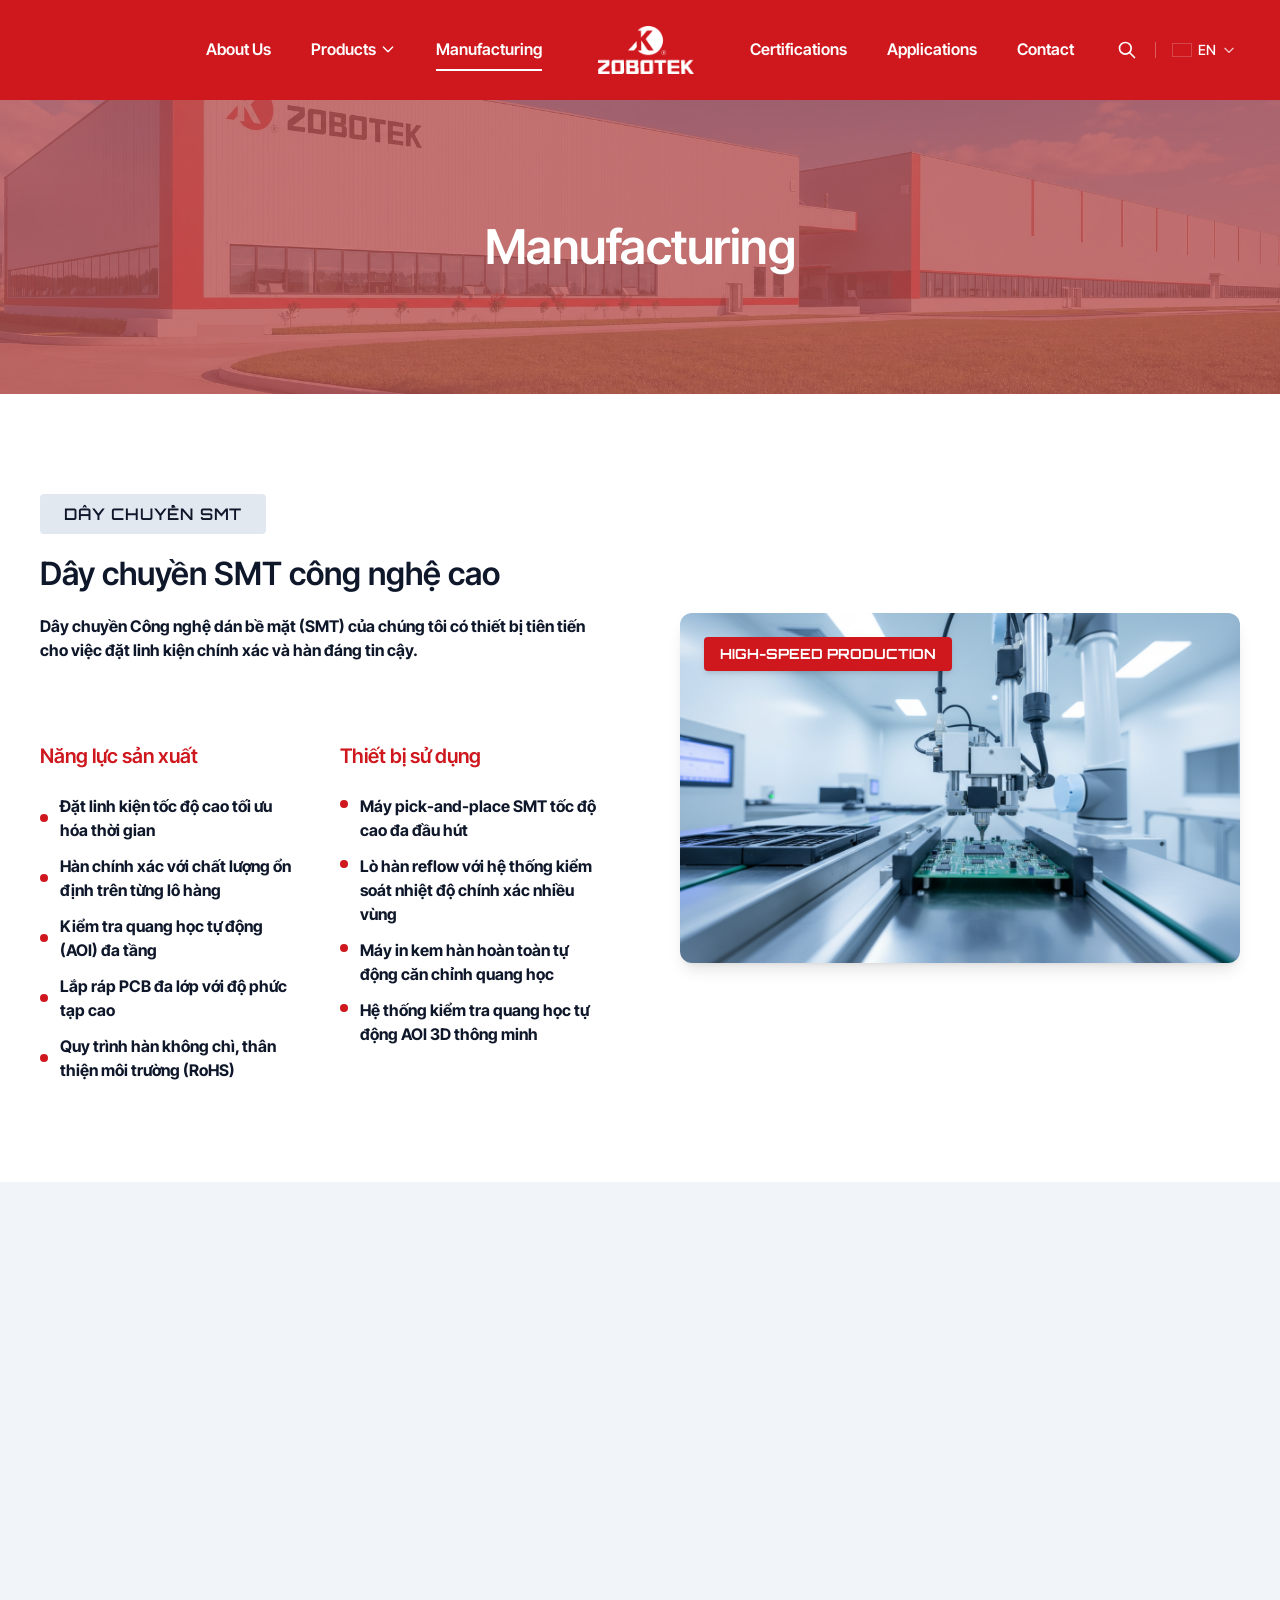
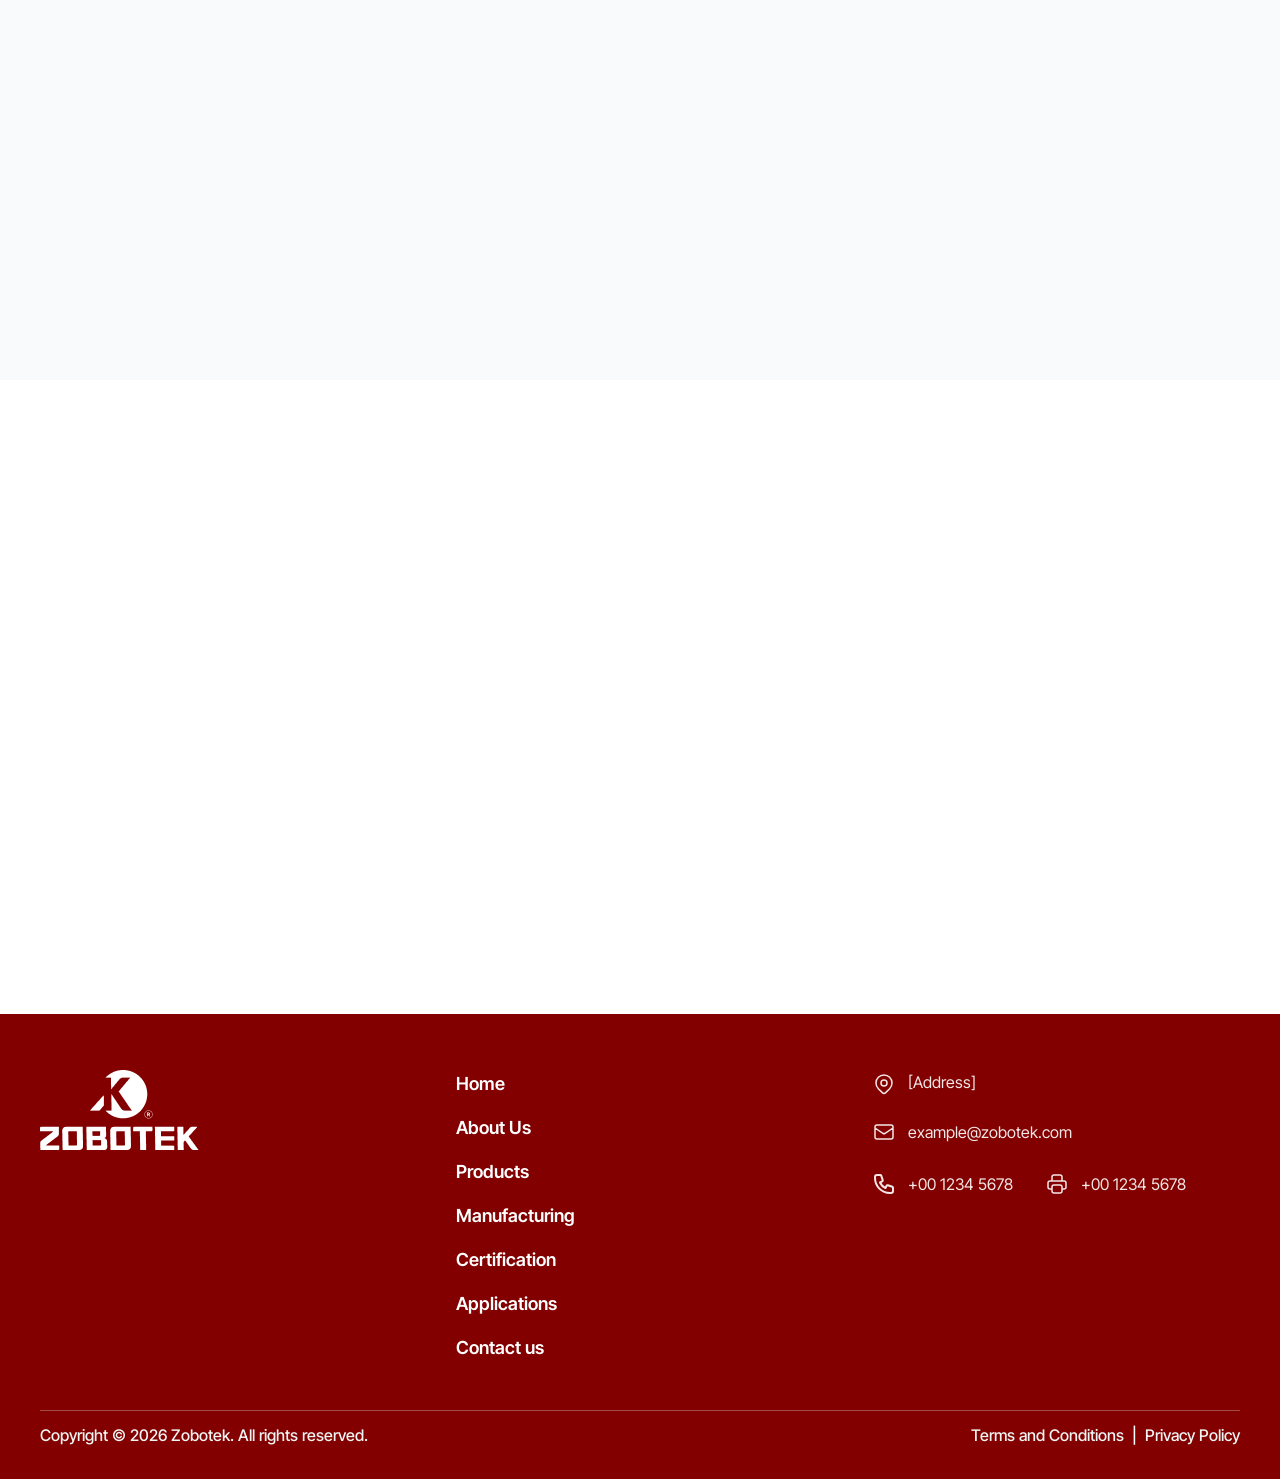
<file: manufacturing.html>
<!doctype html>
<html lang="en">
  <head>
    <meta charset="UTF-8" />
    <meta name="viewport" content="width=device-width, initial-scale=1.0" />
    <title>Manufacturing | Zobotek — Advanced Electronics Production</title>
    <meta
      name="description"
      content="Zobotek manufacturing capabilities: SMT line, assembly line, quality control, testing equipment, and environmental compliance for industrial electronics."
    />
    <link rel="stylesheet" href="assets/css/vendor/swiper-bundle.min.css" />
    <link rel="stylesheet" href="assets/css/vendor/aos.css" />
    <link rel="stylesheet" href="assets/css/style.css" />
    <script defer src="assets/js/vendor/swiper-bundle.min.js"></script>
    <script defer src="assets/js/vendor/aos.min.js"></script>
    <script defer src="assets/js/main.js"></script>
  </head>
  <body
    class="font-sans text-gray-900 bg-white antialiased selection:bg-primary selection:text-white"
  >
    <!-- Header -->
    <header class="header--solid bg-primary">
      <div class="container flex items-center justify-between h-full">
        <div class="flex-1 min-w-0 flex items-center justify-start">
          <a
            href="index.html"
            class="lg:hidden flex items-center"
            aria-label="Zobotek Homepage"
          >
            <img src="assets/images/logo-header.png" alt="Zobotek Logo" />
          </a>
        </div>
        <nav
          class="hidden lg:flex items-center justify-center gap-6 xl:gap-10 2xl:gap-18 shrink-0"
        >
          <a href="about.html" class="nav-link">About Us</a>
          <div class="relative group">
            <a
              href="power-supplies.html"
              class="nav-link flex items-center gap-1"
            >
              <span>Products</span>
              <svg
                class="w-4 h-4 transition-transform group-hover:rotate-180"
                fill="none"
                stroke="currentColor"
                viewBox="0 0 24 24"
              >
                <path
                  stroke-linecap="round"
                  stroke-linejoin="round"
                  stroke-width="2"
                  d="M19 9l-7 7-7-7"
                />
              </svg>
            </a>
            <div
              class="absolute left-0 top-full pt-2 hidden group-hover:block w-52 z-50"
            >
              <div class="dropdown-menu">
                <a href="power-supplies.html" class="dropdown-item"
                  >Power Supplies</a
                >
                <a href="usv.html" class="dropdown-item">USV Innovations</a>
              </div>
            </div>
          </div>
          <a href="manufacturing.html" class="nav-link is-active"
            >Manufacturing</a
          >
          <a
            href="index.html"
            class="flex items-center px-2 xl:px-4 group focus:outline-none shrink-0"
            aria-label="Zobotek Homepage"
          >
            <div
              class="relative h-10 xl:h-12 2xl:h-14 w-auto flex items-center"
            >
              <img
                src="assets/images/logo-header.png"
                alt="Zobotek Logo"
                class="h-full w-auto"
              />
            </div>
          </a>
          <a href="certifications.html" class="nav-link">Certifications</a>
          <a href="applications.html" class="nav-link">Applications</a>
          <a href="contact.html" class="nav-link">Contact</a>
        </nav>
        <div
          class="flex-1 min-w-0 flex items-center justify-end gap-2 sm:gap-3"
        >
          <div class="flex items-center gap-2 sm:gap-3 text-white relative">
            <div class="relative hidden sm:block">
              <button
                type="button"
                id="search-btn"
                class="p-1.5 header-action-btn"
                aria-label="Search"
              >
                <svg
                  class="w-5 h-5"
                  fill="none"
                  stroke="currentColor"
                  viewBox="0 0 24 24"
                >
                  <path
                    stroke-linecap="round"
                    stroke-linejoin="round"
                    stroke-width="2"
                    d="M21 21l-6-6m2-5a7 7 0 11-14 0 7 7 0 0114 0z"
                  />
                </svg>
              </button>
            </div>
            <div
              class="hidden sm:block h-4 w-px bg-white/30"
              aria-hidden="true"
            ></div>
            <div class="relative">
              <button
                type="button"
                id="lang-btn"
                class="flex items-center gap-1.5 p-1 header-action-btn text-sm font-medium"
              >
                <span
                  class="flag-icon"
                  style="
                    background-image: url(&quot;https://flagcdn.com/w40/us.png&quot;);
                  "
                ></span>
                <span id="current-lang">EN</span>
                <svg
                  class="w-3.5 h-3.5 text-white/80"
                  fill="none"
                  stroke="currentColor"
                  viewBox="0 0 24 24"
                >
                  <path
                    stroke-linecap="round"
                    stroke-linejoin="round"
                    stroke-width="2"
                    d="M19 9l-7 7-7-7"
                  />
                </svg>
              </button>
              <div
                id="lang-dropdown"
                class="absolute right-0 top-full mt-2 hidden w-32 dropdown-menu py-1 z-50"
              >
                <a
                  href="#"
                  class="dropdown-item flex items-center gap-2 lang-option"
                  data-lang="EN"
                  ><span
                    class="flag-icon"
                    style="
                      background-image: url(&quot;https://flagcdn.com/w40/us.png&quot;);
                    "
                  ></span
                  >English</a
                >
                <a
                  href="#"
                  class="dropdown-item flex items-center gap-2 lang-option"
                  data-lang="VN"
                  ><span
                    class="flag-icon"
                    style="
                      background-image: url(&quot;https://flagcdn.com/w40/vn.png&quot;);
                    "
                  ></span
                  >Tiếng Việt</a
                >
              </div>
            </div>
            <button
              type="button"
              id="mobile-menu-toggle"
              class="lg:hidden p-2 text-white hover:text-white/80 transition-colors focus:outline-none"
              aria-label="Toggle Navigation Menu"
            >
              <svg
                class="w-6 h-6"
                fill="none"
                stroke="currentColor"
                viewBox="0 0 24 24"
              >
                <path
                  stroke-linecap="round"
                  stroke-linejoin="round"
                  stroke-width="2"
                  d="M4 6h16M4 12h16M4 18h16"
                />
              </svg>
            </button>
          </div>
        </div>
      </div>
    </header>

    <!-- Mobile Menu -->
    <div
      id="mobile-menu"
      class="fixed inset-0 bg-black/60 backdrop-blur-sm z-50 hidden flex-col justify-between"
    >
      <div
        class="bg-gray-900 w-4/5 max-w-sm h-full flex flex-col p-6 overflow-y-auto"
      >
        <div
          class="flex items-center justify-between pb-6 border-b border-gray-800"
        >
          <a href="index.html" class="flex items-center"
            ><img
              src="assets/images/logo-header.png"
              alt="Zobotek Logo"
              class="h-8 w-auto"
          /></a>
          <button
            type="button"
            id="mobile-menu-close"
            class="text-gray-400 hover:text-white p-2"
            aria-label="Close menu"
          >
            <svg
              class="w-6 h-6"
              fill="none"
              stroke="currentColor"
              viewBox="0 0 24 24"
            >
              <path
                stroke-linecap="round"
                stroke-linejoin="round"
                stroke-width="2"
                d="M6 18L18 6M6 6l12 12"
              />
            </svg>
          </button>
        </div>
        <nav class="flex flex-col gap-4 py-6">
          <a
            href="about.html"
            class="mobile-nav-link text-lg font-medium text-white hover:text-primary transition-colors"
            >About Us</a
          >
          <a
            href="power-supplies.html"
            class="mobile-nav-link text-lg font-medium text-white hover:text-primary transition-colors"
            >Products</a
          >
          <a
            href="manufacturing.html"
            class="mobile-nav-link text-lg font-medium text-primary"
            >Manufacturing</a
          >
          <a
            href="certifications.html"
            class="mobile-nav-link text-lg font-medium text-white hover:text-primary transition-colors"
            >Certifications</a
          >
          <a
            href="applications.html"
            class="mobile-nav-link text-lg font-medium text-white hover:text-primary transition-colors"
            >Applications</a
          >
          <a
            href="contact.html"
            class="mobile-nav-link text-lg font-medium text-white hover:text-primary transition-colors"
            >Contact</a
          >
        </nav>
      </div>
    </div>

    <main>
      <!-- Hero Banner -->
      <section class="page-hero">
        <div aria-hidden="true" class="absolute inset-0 pointer-events-none">
          <img
            src="assets/images/herobanner-bg.png"
            alt=""
            class="w-full h-full object-cover"
          />
          <div class="page-hero-overlay"></div>
        </div>
        <h1
          class="heading-h1 text-white text-center relative z-10 px-4 max-w-4xl"
        >
          Manufacturing
        </h1>
      </section>

      <!-- SMT Line Section -->
      <section class="py-16 lg:py-25 bg-white">
        <div class="container">
          <div
            class="grid grid-cols-1 xl:grid-cols-2 gap-12 xl:gap-20 items-center"
            data-aos="fade-up"
          >
            <!-- Left: Content -->
            <div class="flex flex-col gap-10 xl:gap-20">
              <!-- Header + Description -->
              <div class="flex flex-col gap-5">
                <span class="badge-tag self-start">DÂY CHUYỀN SMT</span>
                <div class="flex flex-col gap-5">
                  <h2 class="heading-h3 text-gray-900">
                    Dây chuyền SMT công nghệ cao
                  </h2>
                  <p
                    class="font-sans font-bold text-base leading-6 text-gray-900"
                  >
                    Dây chuyền Công nghệ dán bề mặt (SMT) của chúng tôi có thiết
                    bị tiên tiến cho việc đặt linh kiện chính xác và hàn đáng
                    tin cậy.
                  </p>
                </div>
              </div>

              <!-- Two-column spec lists -->
              <div class="grid grid-cols-1 sm:grid-cols-2 gap-8 xl:gap-10">
                <!-- Năng lực sản xuất -->
                <div class="flex flex-col gap-6">
                  <h3 class="font-semibold text-xl leading-7 text-primary">
                    Năng lực sản xuất
                  </h3>
                  <ul class="flex flex-col gap-3">
                    <li class="flex items-center gap-3">
                      <span
                        class="w-2 h-2 rounded-full bg-primary shrink-0"
                      ></span>
                      <span class="font-bold text-base text-gray-900 leading-6"
                        >Đặt linh kiện tốc độ cao tối ưu hóa thời gian</span
                      >
                    </li>
                    <li class="flex items-center gap-3">
                      <span
                        class="w-2 h-2 rounded-full bg-primary shrink-0"
                      ></span>
                      <span class="font-bold text-base text-gray-900 leading-6"
                        >Hàn chính xác với chất lượng ổn định trên từng lô
                        hàng</span
                      >
                    </li>
                    <li class="flex items-center gap-3">
                      <span
                        class="w-2 h-2 rounded-full bg-primary shrink-0"
                      ></span>
                      <span class="font-bold text-base text-gray-900 leading-6"
                        >Kiểm tra quang học tự động (AOI) đa tầng</span
                      >
                    </li>
                    <li class="flex items-center gap-3">
                      <span
                        class="w-2 h-2 rounded-full bg-primary shrink-0"
                      ></span>
                      <span class="font-bold text-base text-gray-900 leading-6"
                        >Lắp ráp PCB đa lớp với độ phức tạp cao</span
                      >
                    </li>
                    <li class="flex items-center gap-3">
                      <span
                        class="w-2 h-2 rounded-full bg-primary shrink-0"
                      ></span>
                      <span class="font-bold text-base text-gray-900 leading-6"
                        >Quy trình hàn không chì, thân thiện môi trường
                        (RoHS)</span
                      >
                    </li>
                  </ul>
                </div>

                <!-- Thiết bị sử dụng -->
                <div class="flex flex-col gap-6">
                  <h3 class="font-semibold text-xl leading-7 text-primary">
                    Thiết bị sử dụng
                  </h3>
                  <ul class="flex flex-col gap-3">
                    <li class="flex items-start gap-3">
                      <span
                        class="w-2 h-2 rounded-full bg-primary shrink-0 mt-1.5"
                      ></span>
                      <span class="font-bold text-base text-gray-900 leading-6"
                        >Máy pick-and-place SMT tốc độ cao đa đầu hút</span
                      >
                    </li>
                    <li class="flex items-start gap-3">
                      <span
                        class="w-2 h-2 rounded-full bg-primary shrink-0 mt-1.5"
                      ></span>
                      <span class="font-bold text-base text-gray-900 leading-6"
                        >Lò hàn reflow với hệ thống kiểm soát nhiệt độ chính xác
                        nhiều vùng</span
                      >
                    </li>
                    <li class="flex items-start gap-3">
                      <span
                        class="w-2 h-2 rounded-full bg-primary shrink-0 mt-1.5"
                      ></span>
                      <span class="font-bold text-base text-gray-900 leading-6"
                        >Máy in kem hàn hoàn toàn tự động căn chỉnh quang
                        học</span
                      >
                    </li>
                    <li class="flex items-start gap-3">
                      <span
                        class="w-2 h-2 rounded-full bg-primary shrink-0 mt-1.5"
                      ></span>
                      <span class="font-bold text-base text-gray-900 leading-6"
                        >Hệ thống kiểm tra quang học tự động AOI 3D thông
                        minh</span
                      >
                    </li>
                  </ul>
                </div>
              </div>
            </div>

            <!-- Right: Image Wrap with Badge Overlay -->
            <div
              class="relative w-full aspect-800/500 max-h-125 overflow-hidden rounded-xl shadow-lg"
              data-aos="fade-left"
            >
              <img
                src="assets/images/manufacturing-smt.png"
                alt="SMT Production Line"
                class="w-full h-full object-cover"
              />
              <div
                class="absolute top-6 left-6 bg-primary text-white font-orbitron font-bold text-sm leading-tight px-4 py-2 rounded-sm shadow-md"
              >
                HIGH-SPEED PRODUCTION
              </div>
            </div>
          </div>
        </div>
      </section>

      <!-- Assembly Line Section -->
      <section class="py-16 lg:py-20 bg-slate-100">
        <div class="container">
          <div
            class="grid grid-cols-1 xl:grid-cols-2 gap-12 xl:gap-20 items-center"
            data-aos="fade-up"
          >
            <!-- Left: Image -->
            <div
              class="relative w-full aspect-800/500 max-h-125 overflow-hidden rounded-xl shadow-lg order-2 xl:order-1"
              data-aos="fade-right"
            >
              <img
                src="assets/images/manufacturing-tht.png"
                alt="Assembly Line"
                class="w-full h-full object-cover"
              />
            </div>

            <!-- Right: Content & 5-Step Process -->
            <div class="flex flex-col gap-8 order-1 xl:order-2">
              <div class="flex flex-col gap-5">
                <span class="badge-tag self-start">QUY TRÌNH LẮP RÁP</span>
                <div class="flex flex-col gap-5">
                  <h2 class="heading-h3 text-gray-900">
                    Dây chuyền lắp ráp tiêu chuẩn
                  </h2>
                  <p
                    class="font-sans font-bold text-base leading-6 text-gray-900"
                  >
                    Dây chuyền Công nghệ dán bề mặt (SMT) của chúng tôi có thiết
                    bị tiên tiến cho việc đặt linh kiện chính xác và hàn đáng
                    tin cậy.
                  </p>
                </div>
              </div>

              <!-- 5 Process Steps -->
              <div class="flex flex-col gap-4">
                <!-- Step 1 -->
                <div class="flex flex-col gap-2 pb-4 border-b border-gray-200">
                  <h3 class="font-bold text-base text-gray-900 leading-6">
                    Bước 1: Chuẩn bị và kiểm tra linh kiện
                  </h3>
                  <p class="font-bold text-base text-gray-500 leading-6">
                    Tất cả bán thành phẩm từ SMT được định lượng và kiểm tra kỹ
                    lưỡng trước khi đưa vào dây chuyền chính.
                  </p>
                </div>
                <!-- Step 2 -->
                <div class="flex flex-col gap-2 pb-4 border-b border-gray-200">
                  <h3 class="font-bold text-base text-gray-900 leading-6">
                    Bước 2: Trạm lắp ráp thủ công &amp; tự động kết hợp
                  </h3>
                  <p class="font-bold text-base text-gray-500 leading-6">
                    Sử dụng robot siết vít tự động kết hợp khéo léo với tay nghề
                    công nhân giàu kinh nghiệm cho các linh kiện cồng kềnh.
                  </p>
                </div>
                <!-- Step 3 -->
                <div class="flex flex-col gap-2 pb-4 border-b border-gray-200">
                  <h3 class="font-bold text-base text-gray-900 leading-6">
                    Bước 3: Kiểm tra chất lượng trong quá trình (IPQC)
                  </h3>
                  <p class="font-bold text-base text-gray-500 leading-6">
                    Trạm kiểm soát liên tục đo đạc thông số kỹ thuật điện áp
                    ngay trên băng chuyền.
                  </p>
                </div>
                <!-- Step 4 -->
                <div class="flex flex-col gap-2 pb-4 border-b border-gray-200">
                  <h3 class="font-bold text-base text-gray-900 leading-6">
                    Bước 4: Lắp ráp và đóng gói cuối cùng
                  </h3>
                  <p class="font-bold text-base text-gray-500 leading-6">
                    Sản phẩm được đóng vỏ bảo vệ kim loại chắc chắn và dán tem
                    niêm phong chống hàng giả.
                  </p>
                </div>
                <!-- Step 5 -->
                <div class="flex flex-col gap-2">
                  <h3 class="font-bold text-base text-gray-900 leading-6">
                    Bước 5: Thử nghiệm Burn-in kiểm tra độ tin cậy
                  </h3>
                  <p class="font-bold text-base text-gray-500 leading-6">
                    Sản phẩm chạy tải tối đa liên tục để phát hiện sớm các lỗi
                    kỹ thuật trước khi bàn giao.
                  </p>
                </div>
              </div>
            </div>
          </div>
        </div>
      </section>

      <!-- Quality Control Section (Dark Background #171717) -->
      <section
        class="py-16 lg:py-25 bg-dark-section border-t-2 border-primary text-white"
      >
        <div class="container">
          <div class="flex flex-col gap-12 lg:gap-14" data-aos="fade-up">
            <!-- Header -->
            <div class="flex flex-col gap-5 items-start">
              <span class="badge-tag--white">KIỂM SOÁT CHẤT LƯỢNG</span>
              <div class="flex flex-col gap-3">
                <h2 class="heading-h3 text-white">
                  Kiểm soát chất lượng &amp; Kiểm tra
                </h2>
                <p class="text-sm sm:text-base font-bold text-gray-300">
                  Tại Zobotek, chất lượng không chỉ là tiêu chuẩn — đó là văn
                  hóa của chúng tôi. Mỗi sản phẩm đều trải qua kiểm tra toàn
                  diện trước khi xuất xưởng.
                </p>
              </div>
            </div>

            <!-- 3 Detailed QC Cards -->
            <div
              class="grid grid-cols-1 md:grid-cols-3 gap-6 w-full"
              data-aos="fade-up"
              data-aos-delay="100"
            >
              <!-- QC Card 1 -->
              <div
                class="quality-card"
              >
                <h3 class="font-semibold text-xl leading-7 text-white">
                  1. Kiểm tra vật liệu đầu vào
                </h3>
                <ul class="flex flex-col gap-3">
                  <li class="flex items-start gap-3">
                    <span
                      class="w-1.5 h-1.5 rounded-full bg-white shrink-0 mt-2"
                    ></span>
                    <span class="font-bold text-base text-gray-300 leading-6"
                      >Tất cả linh kiện điện tử (tụ, biến áp, IC) được đo đạc tỉ
                      mỉ tại kho nhận hàng.</span
                    >
                  </li>
                  <li class="flex items-start gap-3">
                    <span
                      class="w-1.5 h-1.5 rounded-full bg-white shrink-0 mt-2"
                    ></span>
                    <span class="font-bold text-base text-gray-300 leading-6"
                      >Thực hiện kiểm toán định kỳ đối với các nhà cung cấp vật
                      liệu hàng đầu.</span
                    >
                  </li>
                  <li class="flex items-start gap-3">
                    <span
                      class="w-1.5 h-1.5 rounded-full bg-white shrink-0 mt-2"
                    ></span>
                    <span class="font-bold text-base text-gray-300 leading-6"
                      >Mã vạch QR phục vụ truy xuất nguồn gốc vật liệu chính xác
                      100%.</span
                    >
                  </li>
                </ul>
              </div>

              <!-- QC Card 2 -->
              <div
                class="quality-card"
              >
                <h3 class="font-semibold text-xl leading-7 text-white">
                  2. Kiểm soát trong quá trình
                </h3>
                <ul class="flex flex-col gap-3">
                  <li class="flex items-start gap-3">
                    <span
                      class="w-1.5 h-1.5 rounded-full bg-white shrink-0 mt-2"
                    ></span>
                    <span class="font-bold text-base text-gray-300 leading-6"
                      >Kiểm tra mối hàn tự động AOI và lấy mẫu ngẫu nhiên bằng
                      kính hiển vi quang học.</span
                    >
                  </li>
                  <li class="flex items-start gap-3">
                    <span
                      class="w-1.5 h-1.5 rounded-full bg-white shrink-0 mt-2"
                    ></span>
                    <span class="font-bold text-base text-gray-300 leading-6"
                      >Hệ thống xác minh vị trí linh kiện thông minh tránh sai
                      lệch lỗi thiết kế.</span
                    >
                  </li>
                  <li class="flex items-start gap-3">
                    <span
                      class="w-1.5 h-1.5 rounded-full bg-white shrink-0 mt-2"
                    ></span>
                    <span class="font-bold text-base text-gray-300 leading-6"
                      >Trạm đo điện áp xung, điện áp gợn sóng trực tiếp tại mỗi
                      công đoạn lắp ráp.</span
                    >
                  </li>
                </ul>
              </div>

              <!-- QC Card 3 -->
              <div
                class="quality-card"
              >
                <h3 class="font-semibold text-xl leading-7 text-white">
                  3. Kiểm tra sản phẩm cuối cùng
                </h3>
                <ul class="flex flex-col gap-3">
                  <li class="flex items-start gap-3">
                    <span
                      class="w-1.5 h-1.5 rounded-full bg-white shrink-0 mt-2"
                    ></span>
                    <span class="font-bold text-base text-gray-300 leading-6"
                      >Kiểm tra ngoại quan loại bỏ các lỗi thẩm mỹ và trầy xước
                      bề mặt vỏ.</span
                    >
                  </li>
                  <li class="flex items-start gap-3">
                    <span
                      class="w-1.5 h-1.5 rounded-full bg-white shrink-0 mt-2"
                    ></span>
                    <span class="font-bold text-base text-gray-300 leading-6"
                      >Thử nghiệm phóng điện cao áp (hi-pot test) và kiểm tra
                      điện trở cách điện khắt khe.</span
                    >
                  </li>
                  <li class="flex items-start gap-3">
                    <span
                      class="w-1.5 h-1.5 rounded-full bg-white shrink-0 mt-2"
                    ></span>
                    <span class="font-bold text-base text-gray-300 leading-6"
                      >Chạy tải lão hóa cưỡng bức (Burn-in test) từ 24 - 48 giờ
                      ở nhiệt độ môi trường 50°C.</span
                    >
                  </li>
                </ul>
              </div>
            </div>
          </div>
        </div>
      </section>

      <!-- Testing Equipment Section -->
      <section class="py-16 lg:py-25 bg-gray-50">
        <div class="container">
          <div class="flex flex-col gap-12 lg:gap-14" data-aos="fade-up">
            <!-- Header -->
            <div class="flex flex-col gap-5 items-start">
              <span class="badge-tag">THIẾT BỊ KIỂM TRA</span>
              <div class="flex flex-col gap-3">
                <h2 class="heading-h3 text-gray-900">
                  Thiết bị kiểm tra chuyên dụng
                </h2>
                <p class="text-base font-bold text-gray-900">
                  Phòng thí nghiệm Zobotek được trang bị đầy đủ các máy móc phân
                  tích điện tử cao cấp, đảm bảo tính chuẩn xác cho các chứng
                  nhận quốc tế.
                </p>
              </div>
            </div>

            <!-- 8 Equipment Cards Grid -->
            <div
              class="grid grid-cols-1 sm:grid-cols-2 lg:grid-cols-4 gap-6 w-full"
              data-aos="fade-up"
              data-aos-delay="100"
            >
              <!-- Item 1 -->
              <div
                class="bg-white border border-gray-200 rounded-lg p-6 flex flex-col gap-4"
              >
                <div
                  class="bg-gray-50 w-12 h-12 rounded-full flex items-center justify-center shrink-0"
                >
                  <img
                    src="assets/images/manufacturing-svg1.png"
                    alt="Đồng hồ vạn năng"
                    class="w-6 h-6 object-contain"
                  />
                </div>
                <div class="flex flex-col gap-2">
                  <h3 class="font-semibold text-base text-gray-900">
                    Đồng hồ vạn năng
                  </h3>
                  <p class="font-bold text-base text-gray-500 leading-6">
                    Độ chính xác cao, ghi nhận thay đổi điện nhỏ nhất.
                  </p>
                </div>
              </div>

              <!-- Item 2 -->
              <div
                class="bg-white border border-gray-200 rounded-lg p-6 flex flex-col gap-4"
              >
                <div
                  class="bg-gray-50 w-12 h-12 rounded-full flex items-center justify-center shrink-0"
                >
                  <img
                    src="assets/images/manufacturing-svg2.png"
                    alt="Máy hiện sóng số"
                    class="w-6 h-6 object-contain"
                  />
                </div>
                <div class="flex flex-col gap-2">
                  <h3 class="font-semibold text-base text-gray-900">
                    Máy hiện sóng số
                  </h3>
                  <p class="font-bold text-base text-gray-500 leading-6">
                    Phân tích băng thông xung nhiễu tần số cao.
                  </p>
                </div>
              </div>

              <!-- Item 3 -->
              <div
                class="bg-white border border-gray-200 rounded-lg p-6 flex flex-col gap-4"
              >
                <div
                  class="bg-gray-50 w-12 h-12 rounded-full flex items-center justify-center shrink-0"
                >
                  <img
                    src="assets/images/manufacturing-svg3.png"
                    alt="Tải điện tử giả lập"
                    class="w-6 h-6 object-contain"
                  />
                </div>
                <div class="flex flex-col gap-2">
                  <h3 class="font-semibold text-base text-gray-900">
                    Tải điện tử giả lập
                  </h3>
                  <p class="font-bold text-base text-gray-500 leading-6">
                    Thử nghiệm công suất danh định liên tục.
                  </p>
                </div>
              </div>

              <!-- Item 4 -->
              <div
                class="bg-white border border-gray-200 rounded-lg p-6 flex flex-col gap-4"
              >
                <div
                  class="bg-gray-50 w-12 h-12 rounded-full flex items-center justify-center shrink-0"
                >
                  <img
                    src="assets/images/manufacturing-svg4.png"
                    alt="Máy kiểm tra Hi-pot"
                    class="w-6 h-6 object-contain"
                  />
                </div>
                <div class="flex flex-col gap-2">
                  <h3 class="font-semibold text-base text-gray-900">
                    Máy kiểm tra Hi-pot
                  </h3>
                  <p class="font-bold text-base text-gray-500 leading-6">
                    Xác minh khả năng chịu áp an toàn của thiết bị.
                  </p>
                </div>
              </div>

              <!-- Item 5 -->
              <div
                class="bg-white border border-gray-200 rounded-lg p-6 flex flex-col gap-4"
              >
                <div
                  class="bg-gray-50 w-12 h-12 rounded-full flex items-center justify-center shrink-0"
                >
                  <img
                    src="assets/images/manufacturing-svg5.png"
                    alt="Kiểm tra cách điện"
                    class="w-6 h-6 object-contain"
                  />
                </div>
                <div class="flex flex-col gap-2">
                  <h3 class="font-semibold text-base text-gray-900">
                    Kiểm tra cách điện
                  </h3>
                  <p class="font-bold text-base text-gray-500 leading-6">
                    Đo điện trở chống giật rò rỉ điện vỏ máy.
                  </p>
                </div>
              </div>

              <!-- Item 6 -->
              <div
                class="bg-white border border-gray-200 rounded-lg p-6 flex flex-col gap-4"
              >
                <div
                  class="bg-gray-50 w-12 h-12 rounded-full flex items-center justify-center shrink-0"
                >
                  <img
                    src="assets/images/manufacturing-svg6.png"
                    alt="Camera ảnh nhiệt"
                    class="w-6 h-6 object-contain"
                  />
                </div>
                <div class="flex flex-col gap-2">
                  <h3 class="font-semibold text-base text-gray-900">
                    Camera ảnh nhiệt
                  </h3>
                  <p class="font-bold text-base text-gray-500 leading-6">
                    Phát hiện nhanh các khu vực quá nhiệt linh kiện.
                  </p>
                </div>
              </div>

              <!-- Item 7 -->
              <div
                class="bg-white border border-gray-200 rounded-lg p-6 flex flex-col gap-4"
              >
                <div
                  class="bg-gray-50 w-12 h-12 rounded-full flex items-center justify-center shrink-0"
                >
                  <img
                    src="assets/images/manufacturing-svg7.png"
                    alt="Buồng thử môi trường"
                    class="w-6 h-6 object-contain"
                  />
                </div>
                <div class="flex flex-col gap-2">
                  <h3 class="font-semibold text-base text-gray-900">
                    Buồng thử môi trường
                  </h3>
                  <p class="font-bold text-base text-gray-500 leading-6">
                    Gia tốc nhiệt độ, độ ẩm đánh giá độ bền.
                  </p>
                </div>
              </div>

              <!-- Item 8 -->
              <div
                class="bg-white border border-gray-200 rounded-lg p-6 flex flex-col gap-4"
              >
                <div
                  class="bg-gray-50 w-12 h-12 rounded-full flex items-center justify-center shrink-0"
                >
                  <img
                    src="assets/images/manufacturing-svg8.png"
                    alt="Hệ thống phân tích phổ"
                    class="w-6 h-6 object-contain"
                  />
                </div>
                <div class="flex flex-col gap-2">
                  <h3 class="font-semibold text-base text-gray-900">
                    Hệ thống phân tích phổ
                  </h3>
                  <p class="font-bold text-base text-gray-500 leading-6">
                    Đo lường nhiễu điện từ tương thích điện từ (EMI).
                  </p>
                </div>
              </div>
            </div>
          </div>
        </div>
      </section>

      <!-- Quality Philosophy Callout Banner Section (Dark Red bg-table-header #860000 with manufacturing-bg.png) -->
      <section class="py-16 lg:py-25 bg-white">
        <div class="container">
          <div
            class="bg-table-header bg-cover bg-center bg-no-repeat rounded-2xl px-6 py-12 lg:px-24 lg:py-20 flex flex-col items-center text-center gap-8 text-white relative overflow-hidden"
            style="
              background-image: url(&quot;assets/images/manufacturing-bg.png&quot;);
            "
            data-aos="fade-up"
          >
            <h2
              class="font-semibold text-2xl lg:text-3xl leading-relaxed max-w-4xl tracking-tight italic"
            >
              “Phát hiện chính xác như thơ, chất lượng được khắc họa thành
              tranh. Chúng tôi dùng sự chuyên nghiệp để khắc nên huy chương hoàn
              hảo cho sản phẩm.”
            </h2>
            <p
              class="font-bold text-sm lg:text-base leading-6 text-white/90 max-w-3xl"
            >
              Các kiểm tra viên của chúng tôi sử dụng thiết bị đo lường chính
              xác và áp dụng tiêu chuẩn nghiêm ngặt để sàng lọc toàn diện mọi
              khía cạnh của sản phẩm — ngoại hình, cấu trúc bên trong, thông số
              hiệu suất và nhiều hơn nữa. Họ so sánh dữ liệu nhiều lần và không
              bỏ sót bất kỳ lỗi nào, chỉ để cung cấp sản phẩm với chất lượng
              hoàn hảo.
            </p>
          </div>
        </div>
      </section>
    </main>

    <!-- Footer -->
    <footer class="bg-footer-bg text-white pt-14 pb-8 overflow-hidden relative">
      <div class="container space-y-12 relative z-10">
        <div class="grid grid-cols-1 lg:grid-cols-12 gap-8 lg:gap-12">
          <div class="lg:col-span-4 space-y-6">
            <a
              href="index.html"
              class="inline-block"
              aria-label="Zobotek Homepage"
            >
              <img
                src="assets/images/logo-footer.png"
                alt="Zobotek Logo"
                class="h-16 sm:h-20 w-auto"
              />
            </a>
          </div>
          <div class="lg:col-span-4">
            <div
              class="flex flex-col gap-4 text-base sm:text-lg font-semibold text-white"
            >
              <a href="index.html" class="footer-link">Home</a>
              <a href="about.html" class="footer-link">About Us</a>
              <a href="power-supplies.html" class="footer-link">Products</a>
              <a href="manufacturing.html" class="footer-link">Manufacturing</a>
              <a href="certifications.html" class="footer-link"
                >Certification</a
              >
              <a href="applications.html" class="footer-link">Applications</a>
              <a href="contact.html" class="footer-link">Contact us</a>
            </div>
          </div>
          <div class="lg:col-span-4 space-y-6 text-base text-white/90">
            <div class="flex items-start gap-3">
              <svg
                class="w-6 h-6 shrink-0 mt-0.5"
                fill="none"
                stroke="currentColor"
                viewBox="0 0 24 24"
              >
                <path
                  stroke-linecap="round"
                  stroke-linejoin="round"
                  stroke-width="1.5"
                  d="M17.657 16.657L13.414 20.9a1.998 1.998 0 01-2.827 0l-4.244-4.243a8 8 0 1111.314 0z"
                />
                <path
                  stroke-linecap="round"
                  stroke-linejoin="round"
                  stroke-width="1.5"
                  d="M15 11a3 3 0 11-6 0 3 3 0 016 0z"
                />
              </svg>
              <span>[Address]</span>
            </div>
            <div class="flex items-center gap-3">
              <svg
                class="w-6 h-6 shrink-0"
                fill="none"
                stroke="currentColor"
                viewBox="0 0 24 24"
              >
                <path
                  stroke-linecap="round"
                  stroke-linejoin="round"
                  stroke-width="1.5"
                  d="M3 8l7.89 5.26a2 2 0 002.22 0L21 8M5 19h14a2 2 0 002-2V7a2 2 0 00-2-2H5a2 2 0 00-2 2v10a2 2 0 002 2z"
                />
              </svg>
              <a href="mailto:example@zobotek.com" class="footer-link"
                >example@zobotek.com</a
              >
            </div>
            <div class="flex flex-wrap items-center gap-8 pt-1">
              <div class="flex items-center gap-3">
                <svg
                  class="w-6 h-6 shrink-0"
                  fill="none"
                  stroke="currentColor"
                  viewBox="0 0 24 24"
                >
                  <path
                    stroke-linecap="round"
                    stroke-linejoin="round"
                    stroke-width="2"
                    d="M3 5a2 2 0 012-2h3.28a1 1 0 01.948.684l1.498 4.493a1 1 0 01-.502 1.21l-2.257 1.13a11.042 11.042 0 005.516 5.516l1.13-2.257a1 1 0 011.21-.502l4.493 1.498a1 1 0 01.684.949V19a2 2 0 01-2 2h-1C9.716 21 3 14.284 3 6V5z"
                  />
                </svg>
                <a href="tel:+0012345678" class="footer-link">+00 1234 5678</a>
              </div>
              <div class="flex items-center gap-3">
                <svg
                  class="w-6 h-6 shrink-0"
                  fill="none"
                  stroke="currentColor"
                  viewBox="0 0 24 24"
                >
                  <path
                    stroke-linecap="round"
                    stroke-linejoin="round"
                    stroke-width="1.5"
                    d="M17 17h2a2 2 0 002-2v-4a2 2 0 00-2-2H5a2 2 0 00-2 2v4a2 2 0 002 2h2m2 4h6a2 2 0 002-2v-4a2 2 0 00-2-2H9a2 2 0 00-2 2v4a2 2 0 002 2zm8-12V5a2 2 0 00-2-2H9a2 2 0 00-2 2v4h10z"
                  />
                </svg>
                <a href="tel:+0012345678" class="footer-link">+00 1234 5678</a>
              </div>
            </div>
          </div>
        </div>
        <div
          class="border-t border-primary-90/30 pt-3 flex flex-col sm:flex-row items-center justify-between gap-4 text-base text-primary-90 font-medium"
        >
          <p>Copyright &copy; 2026 Zobotek. All rights reserved.</p>
          <div class="flex items-center gap-2">
            <a href="#" class="hover:text-white transition-colors"
              >Terms and Conditions</a
            >
            <span class="text-white">|</span>
            <a href="#" class="hover:text-white transition-colors"
              >Privacy Policy</a
            >
          </div>
        </div>
      </div>
    </footer>
  </body>
</html>
</file>
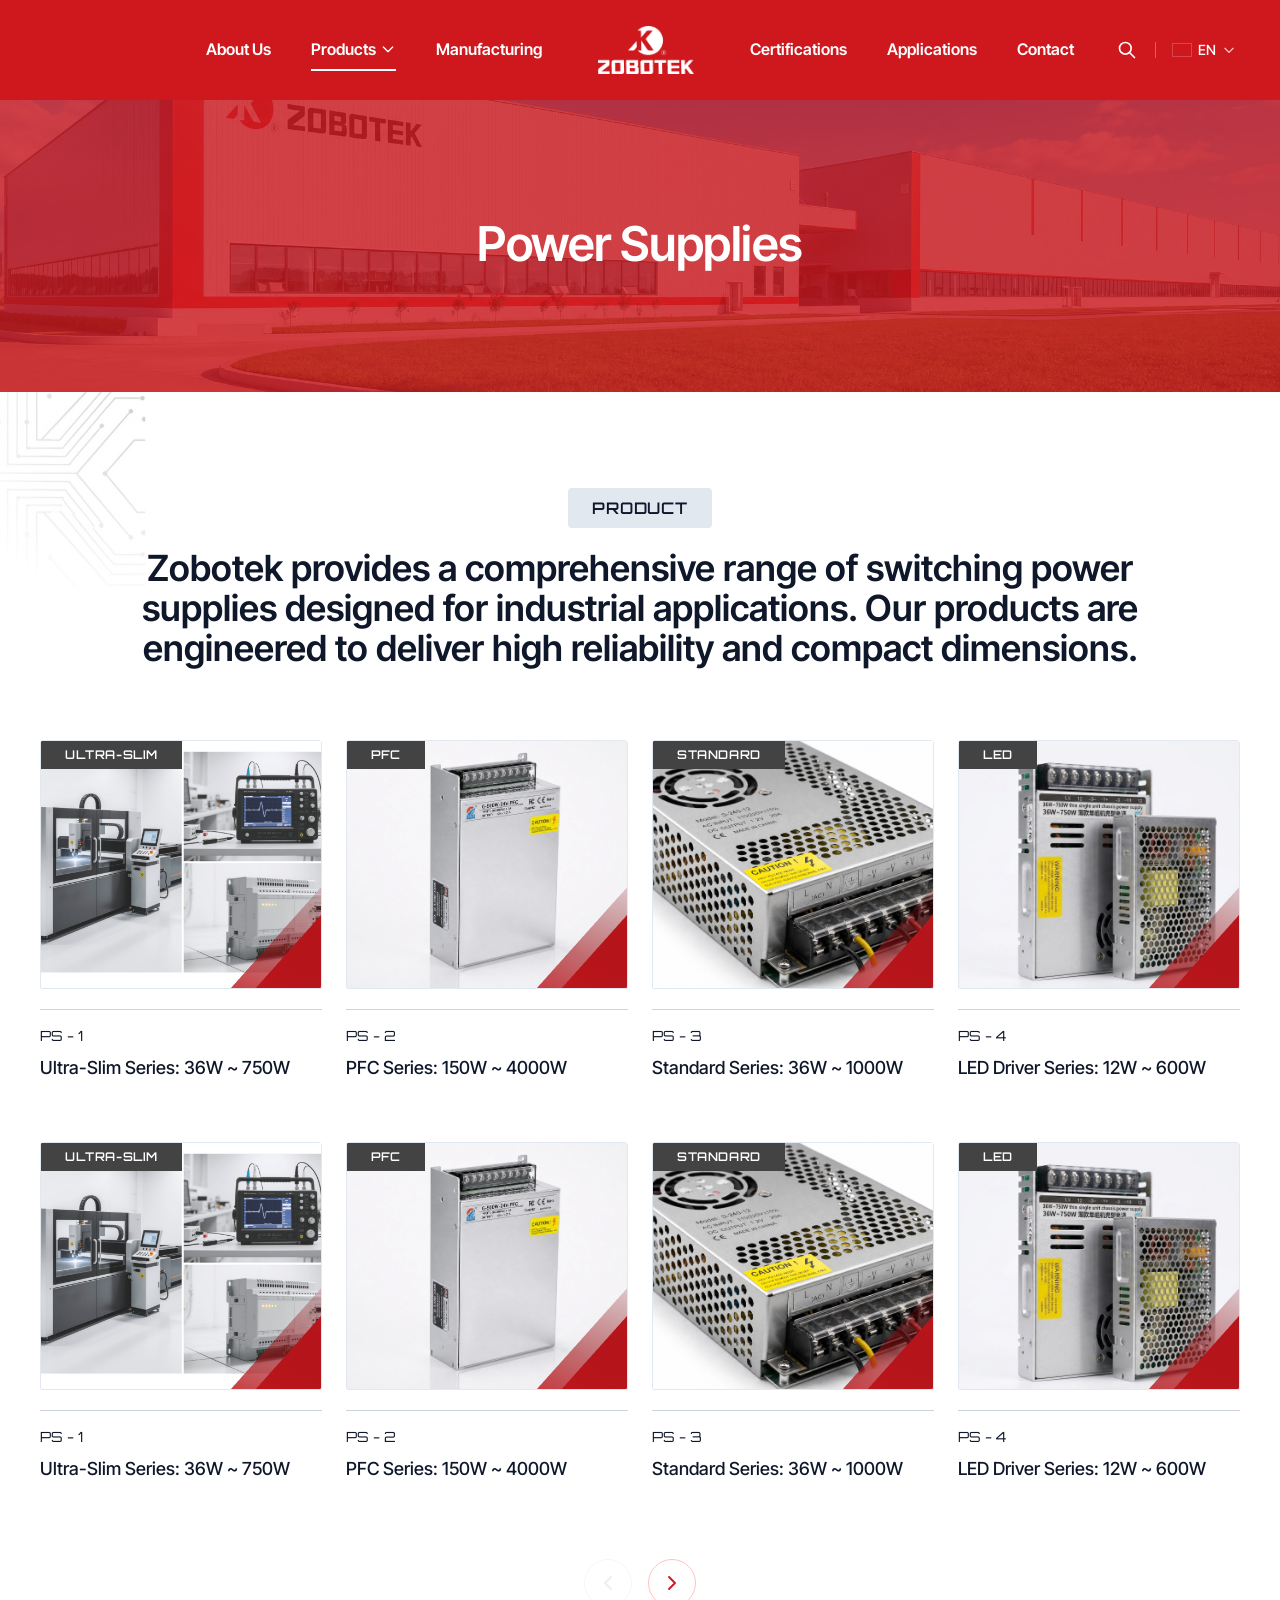
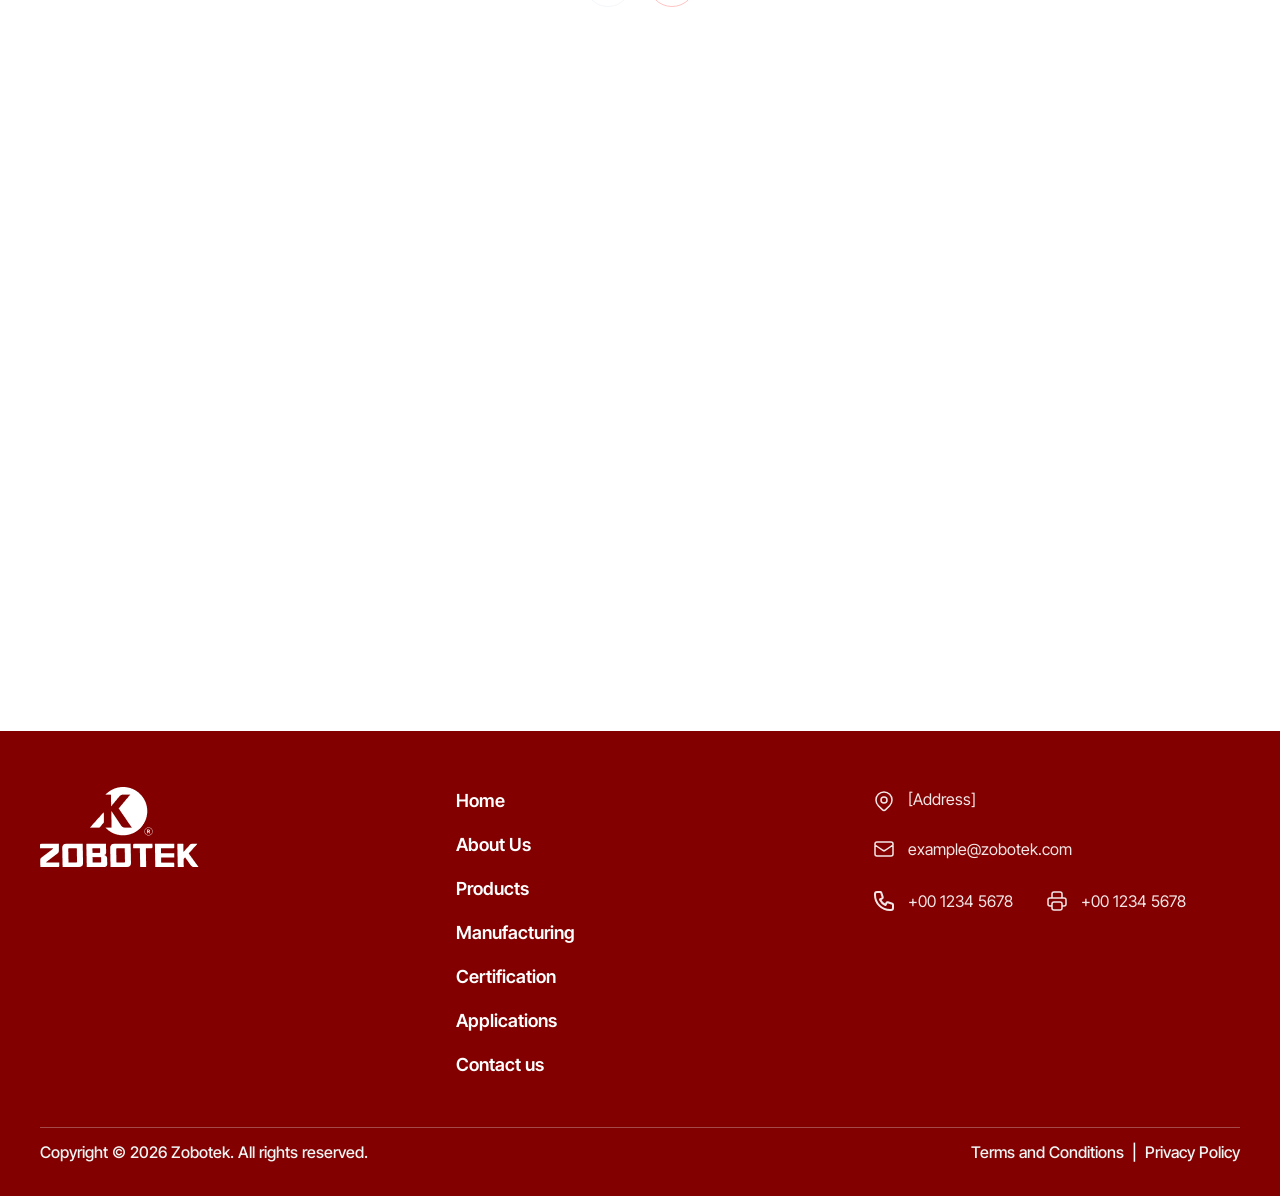
<file: power-supplies.html>
<!doctype html>
<html lang="en">
  <head>
    <meta charset="UTF-8" />
    <meta name="viewport" content="width=device-width, initial-scale=1.0" />
    <title>
      Power Supplies - Zobotek | Professional Industrial Power Solutions
    </title>
    <meta
      name="description"
      content="Zobotek provides a comprehensive range of switching power supplies designed for industrial applications. Featuring Ultra-Slim, PFC, Standard, and LED Driver series."
    />
    <link rel="stylesheet" href="assets/css/vendor/swiper-bundle.min.css" />
    <link rel="stylesheet" href="assets/css/vendor/aos.css" />
    <link rel="stylesheet" href="assets/css/style.css" />
    <script defer src="assets/js/vendor/swiper-bundle.min.js"></script>
    <script defer src="assets/js/vendor/aos.min.js"></script>
    <script defer src="assets/js/main.js"></script>
  </head>
  <body
    class="font-sans text-gray-900 bg-white antialiased selection:bg-primary selection:text-white"
  >
    <!-- Header Navigation (Solid Header Variant for Subpages) -->
    <header class="header--solid bg-primary">
      <div class="container flex items-center justify-between h-full">
        <!-- Left Section (Mobile Logo) -->
        <div class="flex-1 min-w-0 flex items-center justify-start">
          <a
            href="index.html"
            class="lg:hidden flex items-center"
            aria-label="Zobotek Homepage"
          >
            <img src="assets/images/logo-header.png" alt="Zobotek Logo" />
          </a>
        </div>

        <!-- Desktop Navigation Links -->
        <nav
          class="hidden lg:flex items-center justify-center gap-6 xl:gap-10 2xl:gap-18 shrink-0"
        >
          <a href="about.html" class="nav-link">About Us</a>

          <!-- Products Dropdown (Active) -->
          <div class="relative group">
            <a
              href="power-supplies.html"
              class="nav-link is-active flex items-center gap-1"
            >
              <span>Products</span>
              <svg
                class="w-4 h-4 transition-transform group-hover:rotate-180"
                fill="none"
                stroke="currentColor"
                viewBox="0 0 24 24"
              >
                <path
                  stroke-linecap="round"
                  stroke-linejoin="round"
                  stroke-width="2"
                  d="M19 9l-7 7-7-7"
                />
              </svg>
            </a>
            <div
              class="absolute left-0 top-full pt-2 hidden group-hover:block w-52 z-50"
            >
              <div class="dropdown-menu">
                <a
                  href="power-supplies.html"
                  class="dropdown-item text-primary font-semibold"
                  >Power Supplies</a
                >
                <a href="index.html#products-usv" class="dropdown-item"
                  >USV Innovations</a
                >
              </div>
            </div>
          </div>

          <a href="index.html#manufacturing" class="nav-link">Manufacturing</a>

          <!-- CENTER LOGO -->
          <a
            href="index.html"
            class="flex items-center px-2 xl:px-4 group focus:outline-none shrink-0"
            aria-label="Zobotek Homepage"
          >
            <div
              class="relative h-10 xl:h-12 2xl:h-14 w-auto flex items-center"
            >
              <img
                src="assets/images/logo-header.png"
                alt="Zobotek Logo"
                class="h-full w-auto"
              />
            </div>
          </a>

          <!-- Right Links -->
          <a href="index.html#certifications" class="nav-link"
            >Certifications</a
          >
          <a href="index.html#why-us" class="nav-link">Applications</a>
          <a href="index.html#contact" class="nav-link">Contact</a>
        </nav>

        <!-- Right Section (Utility Actions & Mobile Hamburger) -->
        <div
          class="flex-1 min-w-0 flex items-center justify-end gap-2 sm:gap-3"
        >
          <div class="flex items-center gap-2 sm:gap-3 text-white relative">
            <!-- Search Button -->
            <div class="relative hidden sm:block">
              <button
                type="button"
                id="search-btn"
                class="p-1.5 header-action-btn"
                aria-label="Search"
              >
                <svg
                  class="w-5 h-5"
                  fill="none"
                  stroke="currentColor"
                  viewBox="0 0 24 24"
                >
                  <path
                    stroke-linecap="round"
                    stroke-linejoin="round"
                    stroke-width="2"
                    d="M21 21l-6-6m2-5a7 7 0 11-14 0 7 7 0 0114 0z"
                  />
                </svg>
              </button>

              <div
                id="search-popup"
                class="absolute right-0 top-full mt-2 hidden w-72 dropdown-menu p-3 z-50"
              >
                <form
                  action="power-supplies.html"
                  method="GET"
                  class="flex items-center gap-2"
                >
                  <input
                    type="text"
                    placeholder="Search products..."
                    class="w-full bg-gray-800 border border-gray-700 rounded px-3 py-1.5 text-sm text-white focus:outline-none focus:border-primary"
                  />
                  <button
                    type="submit"
                    class="bg-primary text-white text-xs px-3 py-1.5 rounded font-medium hover:bg-red-700 transition-colors"
                  >
                    Search
                  </button>
                </form>
              </div>
            </div>

            <div
              class="hidden sm:block h-4 w-px bg-white/30"
              aria-hidden="true"
            ></div>

            <!-- Language Switcher -->
            <div class="relative">
              <button
                type="button"
                id="lang-btn"
                class="flex items-center gap-1.5 p-1 header-action-btn text-sm font-medium"
              >
                <span
                  class="flag-icon"
                  style="
                    background-image: url(&quot;https://flagcdn.com/w40/us.png&quot;);
                  "
                ></span>
                <span id="current-lang">EN</span>
                <svg
                  class="w-3.5 h-3.5 text-white/80"
                  fill="none"
                  stroke="currentColor"
                  viewBox="0 0 24 24"
                >
                  <path
                    stroke-linecap="round"
                    stroke-linejoin="round"
                    stroke-width="2"
                    d="M19 9l-7 7-7-7"
                  />
                </svg>
              </button>

              <div
                id="lang-dropdown"
                class="absolute right-0 top-full mt-2 hidden w-32 dropdown-menu py-1 z-50"
              >
                <a
                  href="#"
                  class="dropdown-item flex items-center gap-2 lang-option"
                  data-lang="EN"
                >
                  <span
                    class="flag-icon"
                    style="
                      background-image: url(&quot;https://flagcdn.com/w40/us.png&quot;);
                    "
                  ></span>
                  English
                </a>
                <a
                  href="#"
                  class="dropdown-item flex items-center gap-2 lang-option"
                  data-lang="VN"
                >
                  <span
                    class="flag-icon"
                    style="
                      background-image: url(&quot;https://flagcdn.com/w40/vn.png&quot;);
                    "
                  ></span>
                  Tiếng Việt
                </a>
              </div>
            </div>

            <!-- Mobile Hamburger Button -->
            <button
              type="button"
              id="mobile-menu-toggle"
              class="lg:hidden p-2 text-white hover:text-white/80 transition-colors focus:outline-none"
              aria-label="Toggle Navigation Menu"
            >
              <svg
                class="w-6 h-6"
                fill="none"
                stroke="currentColor"
                viewBox="0 0 24 24"
              >
                <path
                  stroke-linecap="round"
                  stroke-linejoin="round"
                  stroke-width="2"
                  d="M4 6h16M4 12h16M4 18h16"
                />
              </svg>
            </button>
          </div>
        </div>
      </div>
    </header>

    <!-- Mobile Drawer Overlay Menu -->
    <div
      id="mobile-menu"
      class="fixed inset-0 bg-black/60 backdrop-blur-sm z-50 hidden flex-col justify-between"
    >
      <div
        class="bg-gray-900 w-4/5 max-w-sm h-full flex flex-col p-6 overflow-y-auto"
      >
        <div
          class="flex items-center justify-between pb-6 border-b border-gray-800"
        >
          <a href="index.html" class="flex items-center">
            <img
              src="assets/images/logo-header.png"
              alt="Zobotek Logo"
              class="h-8 w-auto"
            />
          </a>
          <button
            type="button"
            id="mobile-menu-close"
            class="text-gray-400 hover:text-white p-2"
            aria-label="Close menu"
          >
            <svg
              class="w-6 h-6"
              fill="none"
              stroke="currentColor"
              viewBox="0 0 24 24"
            >
              <path
                stroke-linecap="round"
                stroke-linejoin="round"
                stroke-width="2"
                d="M6 18L18 6M6 6l12 12"
              />
            </svg>
          </button>
        </div>

        <nav class="flex flex-col gap-4 py-6">
          <a
            href="about.html"
            class="mobile-nav-link text-lg font-medium text-white hover:text-primary transition-colors"
            >About Us</a
          >

          <div class="flex flex-col">
            <button
              type="button"
              id="mobile-products-toggle"
              class="flex items-center justify-between w-full text-lg font-medium text-primary hover:text-primary transition-colors py-1"
            >
              <span>Products</span>
              <svg
                id="mobile-products-arrow"
                class="w-5 h-5 transition-transform duration-200"
                fill="none"
                stroke="currentColor"
                viewBox="0 0 24 24"
              >
                <path
                  stroke-linecap="round"
                  stroke-linejoin="round"
                  stroke-width="2"
                  d="M19 9l-7 7-7-7"
                />
              </svg>
            </button>
            <div
              id="mobile-products-sub"
              class="hidden flex-col pl-4 gap-2 pt-2 text-base text-gray-300"
            >
              <a
                href="power-supplies.html"
                class="mobile-nav-link text-primary font-semibold py-1"
                >Power Supplies</a
              >
              <a
                href="index.html#products-usv"
                class="mobile-nav-link hover:text-white transition-colors py-1"
                >USV Innovations</a
              >
            </div>
          </div>

          <a
            href="index.html#manufacturing"
            class="mobile-nav-link text-lg font-medium text-white hover:text-primary transition-colors"
            >Manufacturing</a
          >
          <a
            href="index.html#certifications"
            class="mobile-nav-link text-lg font-medium text-white hover:text-primary transition-colors"
            >Certifications</a
          >
          <a
            href="index.html#why-us"
            class="mobile-nav-link text-lg font-medium text-white hover:text-primary transition-colors"
            >Applications</a
          >
          <a
            href="index.html#contact"
            class="mobile-nav-link text-lg font-medium text-white hover:text-primary transition-colors"
            >Contact</a
          >
        </nav>
      </div>
    </div>

    <!-- Main Content -->
    <main>
      <!-- Hero Banner Section -->
      <section
        class="relative min-h-90 lg:min-h-98 flex items-center justify-center bg-gray-900 overflow-hidden pt-24"
      >
        <div aria-hidden="true" class="absolute inset-0 pointer-events-none">
          <img
            src="assets/images/power-supplies-hero.png"
            alt="Power Supplies Factory Background"
            class="w-full h-full object-cover"
          />
          <div class="absolute inset-0 bg-primary/80"></div>
        </div>

        <h1
          class="heading-h1 text-white text-center relative z-10 px-4 max-w-4xl"
        >
          Power Supplies
        </h1>
      </section>

      <!-- Products Showcase & Qualities Section -->
      <section class="py-16 lg:py-24 bg-white relative overflow-hidden">
        <!-- Background Overlay Image (why-us-bg.png) -->
        <div
          aria-hidden="true"
          class="absolute inset-0 w-full h-full pointer-events-none z-0 overflow-hidden"
        >
          <img
            src="assets/images/why-us-bg.png"
            alt=""
            class="w-full h-auto object-contain object-top"
          />
        </div>

        <div class="container space-y-16 lg:space-y-30 relative z-10">
          <!-- Section 1: Intro Header & Product Swiper Grid -->
          <div class="space-y-12 lg:space-y-18" data-aos="fade-up">
            <!-- Header Text Block -->
            <div
              class="flex flex-col items-center gap-5 text-center max-w-5xl mx-auto"
            >
              <span class="badge-tag">PRODUCT</span>
              <h2
                class="heading-h3 text-gray-900 text-center font-semibold text-2xl sm:text-3xl lg:text-4xl leading-snug lg:leading-10"
              >
                Zobotek provides a comprehensive range of switching power
                supplies designed for industrial applications. Our products are
                engineered to deliver high reliability and compact dimensions.
              </h2>
            </div>

            <!-- Products Showcase Carousel / Grid -->
            <div class="space-y-8">
              <div class="swiper ps-page-swiper">
                <div class="swiper-wrapper">
                  <!-- Column Slide 1 (PS - 1 top & bottom) -->
                  <div class="swiper-slide">
                    <div class="flex flex-col gap-6 sm:gap-8">
                      <!-- Top Product Card -->
                      <div class="product-card group">
                        <div class="product-card-img">
                          <img
                            src="assets/images/product-ps1.png"
                            alt="Ultra-Slim Series Power Supply"
                            class="w-full h-full object-cover"
                          />
                          <span class="product-card-badge--gray"
                            >ULTRA-SLIM</span
                          >
                          <img
                            src="assets/images/img-bottom-product.png"
                            alt=""
                            class="product-card-corner"
                          />
                          <div class="product-card-overlay">
                            <a
                              href="index.html#contact"
                              class="btn-card-explore"
                            >
                              <span>EXPLORE NOW</span>
                              <svg
                                class="w-4 h-4"
                                fill="none"
                                stroke="currentColor"
                                viewBox="0 0 24 24"
                              >
                                <path
                                  stroke-linecap="round"
                                  stroke-linejoin="round"
                                  stroke-width="2"
                                  d="M19 9l-7 7-7-7"
                                />
                              </svg>
                            </a>
                          </div>
                        </div>
                        <div class="product-card-info">
                          <p
                            class="font-orbitron font-normal text-sm text-gray-900"
                          >
                            PS - 1
                          </p>
                          <h3
                            class="font-sans font-medium text-lg text-gray-900 leading-7 min-h-14"
                          >
                            Ultra-Slim Series: 36W ~ 750W
                          </h3>
                        </div>
                      </div>
                      <!-- Bottom Product Card -->
                      <div class="product-card group">
                        <div class="product-card-img">
                          <img
                            src="assets/images/product-ps1.png"
                            alt="Ultra-Slim Series Power Supply"
                            class="w-full h-full object-cover"
                          />
                          <span class="product-card-badge--gray"
                            >ULTRA-SLIM</span
                          >
                          <img
                            src="assets/images/img-bottom-product.png"
                            alt=""
                            class="product-card-corner"
                          />
                          <div class="product-card-overlay">
                            <a
                              href="index.html#contact"
                              class="btn-card-explore"
                            >
                              <span>EXPLORE NOW</span>
                              <svg
                                class="w-4 h-4"
                                fill="none"
                                stroke="currentColor"
                                viewBox="0 0 24 24"
                              >
                                <path
                                  stroke-linecap="round"
                                  stroke-linejoin="round"
                                  stroke-width="2"
                                  d="M19 9l-7 7-7-7"
                                />
                              </svg>
                            </a>
                          </div>
                        </div>
                        <div class="product-card-info">
                          <p
                            class="font-orbitron font-normal text-sm text-gray-900"
                          >
                            PS - 1
                          </p>
                          <h3
                            class="font-sans font-medium text-lg text-gray-900 leading-7 min-h-14"
                          >
                            Ultra-Slim Series: 36W ~ 750W
                          </h3>
                        </div>
                      </div>
                    </div>
                  </div>

                  <!-- Column Slide 2 (PS - 2 top & bottom) -->
                  <div class="swiper-slide">
                    <div class="flex flex-col gap-6 sm:gap-8">
                      <!-- Top Product Card -->
                      <div class="product-card group">
                        <div class="product-card-img">
                          <img
                            src="assets/images/product-ps2.png"
                            alt="PFC Series Power Supply"
                            class="w-full h-full object-cover"
                          />
                          <span class="product-card-badge--gray">PFC</span>
                          <img
                            src="assets/images/img-bottom-product.png"
                            alt=""
                            class="product-card-corner"
                          />
                          <div class="product-card-overlay">
                            <a
                              href="index.html#contact"
                              class="btn-card-explore"
                            >
                              <span>EXPLORE NOW</span>
                              <svg
                                class="w-4 h-4"
                                fill="none"
                                stroke="currentColor"
                                viewBox="0 0 24 24"
                              >
                                <path
                                  stroke-linecap="round"
                                  stroke-linejoin="round"
                                  stroke-width="2"
                                  d="M19 9l-7 7-7-7"
                                />
                              </svg>
                            </a>
                          </div>
                        </div>
                        <div class="product-card-info">
                          <p
                            class="font-orbitron font-normal text-sm text-gray-900"
                          >
                            PS - 2
                          </p>
                          <h3
                            class="font-sans font-medium text-lg text-gray-900 leading-7 min-h-14"
                          >
                            PFC Series: 150W ~ 4000W
                          </h3>
                        </div>
                      </div>
                      <!-- Bottom Product Card -->
                      <div class="product-card group">
                        <div class="product-card-img">
                          <img
                            src="assets/images/product-ps2.png"
                            alt="PFC Series Power Supply"
                            class="w-full h-full object-cover"
                          />
                          <span class="product-card-badge--gray">PFC</span>
                          <img
                            src="assets/images/img-bottom-product.png"
                            alt=""
                            class="product-card-corner"
                          />
                          <div class="product-card-overlay">
                            <a
                              href="index.html#contact"
                              class="btn-card-explore"
                            >
                              <span>EXPLORE NOW</span>
                              <svg
                                class="w-4 h-4"
                                fill="none"
                                stroke="currentColor"
                                viewBox="0 0 24 24"
                              >
                                <path
                                  stroke-linecap="round"
                                  stroke-linejoin="round"
                                  stroke-width="2"
                                  d="M19 9l-7 7-7-7"
                                />
                              </svg>
                            </a>
                          </div>
                        </div>
                        <div class="product-card-info">
                          <p
                            class="font-orbitron font-normal text-sm text-gray-900"
                          >
                            PS - 2
                          </p>
                          <h3
                            class="font-sans font-medium text-lg text-gray-900 leading-7 min-h-14"
                          >
                            PFC Series: 150W ~ 4000W
                          </h3>
                        </div>
                      </div>
                    </div>
                  </div>

                  <!-- Column Slide 3 (PS - 3 top & bottom) -->
                  <div class="swiper-slide">
                    <div class="flex flex-col gap-6 sm:gap-8">
                      <!-- Top Product Card -->
                      <div class="product-card group">
                        <div class="product-card-img">
                          <img
                            src="assets/images/product-ps3.png"
                            alt="Standard Series Power Supply"
                            class="w-full h-full object-cover"
                          />
                          <span class="product-card-badge--gray">STANDARD</span>
                          <img
                            src="assets/images/img-bottom-product.png"
                            alt=""
                            class="product-card-corner"
                          />
                          <div class="product-card-overlay">
                            <a
                              href="index.html#contact"
                              class="btn-card-explore"
                            >
                              <span>EXPLORE NOW</span>
                              <svg
                                class="w-4 h-4"
                                fill="none"
                                stroke="currentColor"
                                viewBox="0 0 24 24"
                              >
                                <path
                                  stroke-linecap="round"
                                  stroke-linejoin="round"
                                  stroke-width="2"
                                  d="M19 9l-7 7-7-7"
                                />
                              </svg>
                            </a>
                          </div>
                        </div>
                        <div class="product-card-info">
                          <p
                            class="font-orbitron font-normal text-sm text-gray-900"
                          >
                            PS - 3
                          </p>
                          <h3
                            class="font-sans font-medium text-lg text-gray-900 leading-7 min-h-14"
                          >
                            Standard Series: 36W ~ 1000W
                          </h3>
                        </div>
                      </div>
                      <!-- Bottom Product Card -->
                      <div class="product-card group">
                        <div class="product-card-img">
                          <img
                            src="assets/images/product-ps3.png"
                            alt="Standard Series Power Supply"
                            class="w-full h-full object-cover"
                          />
                          <span class="product-card-badge--gray">STANDARD</span>
                          <img
                            src="assets/images/img-bottom-product.png"
                            alt=""
                            class="product-card-corner"
                          />
                          <div class="product-card-overlay">
                            <a
                              href="index.html#contact"
                              class="btn-card-explore"
                            >
                              <span>EXPLORE NOW</span>
                              <svg
                                class="w-4 h-4"
                                fill="none"
                                stroke="currentColor"
                                viewBox="0 0 24 24"
                              >
                                <path
                                  stroke-linecap="round"
                                  stroke-linejoin="round"
                                  stroke-width="2"
                                  d="M19 9l-7 7-7-7"
                                />
                              </svg>
                            </a>
                          </div>
                        </div>
                        <div class="product-card-info">
                          <p
                            class="font-orbitron font-normal text-sm text-gray-900"
                          >
                            PS - 3
                          </p>
                          <h3
                            class="font-sans font-medium text-lg text-gray-900 leading-7 min-h-14"
                          >
                            Standard Series: 36W ~ 1000W
                          </h3>
                        </div>
                      </div>
                    </div>
                  </div>

                  <!-- Column Slide 4 (PS - 4 top & bottom) -->
                  <div class="swiper-slide">
                    <div class="flex flex-col gap-6 sm:gap-8">
                      <!-- Top Product Card -->
                      <div class="product-card group">
                        <div class="product-card-img">
                          <img
                            src="assets/images/product-ps4.png"
                            alt="LED Driver Series Power Supply"
                            class="w-full h-full object-cover"
                          />
                          <span class="product-card-badge--gray">LED</span>
                          <img
                            src="assets/images/img-bottom-product.png"
                            alt=""
                            class="product-card-corner"
                          />
                          <div class="product-card-overlay">
                            <a
                              href="index.html#contact"
                              class="btn-card-explore"
                            >
                              <span>EXPLORE NOW</span>
                              <svg
                                class="w-4 h-4"
                                fill="none"
                                stroke="currentColor"
                                viewBox="0 0 24 24"
                              >
                                <path
                                  stroke-linecap="round"
                                  stroke-linejoin="round"
                                  stroke-width="2"
                                  d="M19 9l-7 7-7-7"
                                />
                              </svg>
                            </a>
                          </div>
                        </div>
                        <div class="product-card-info">
                          <p
                            class="font-orbitron font-normal text-sm text-gray-900"
                          >
                            PS - 4
                          </p>
                          <h3
                            class="font-sans font-medium text-lg text-gray-900 leading-7 min-h-14"
                          >
                            LED Driver Series: 12W ~ 600W
                          </h3>
                        </div>
                      </div>
                      <!-- Bottom Product Card -->
                      <div class="product-card group">
                        <div class="product-card-img">
                          <img
                            src="assets/images/product-ps4.png"
                            alt="LED Driver Series Power Supply"
                            class="w-full h-full object-cover"
                          />
                          <span class="product-card-badge--gray">LED</span>
                          <img
                            src="assets/images/img-bottom-product.png"
                            alt=""
                            class="product-card-corner"
                          />
                          <div class="product-card-overlay">
                            <a
                              href="index.html#contact"
                              class="btn-card-explore"
                            >
                              <span>EXPLORE NOW</span>
                              <svg
                                class="w-4 h-4"
                                fill="none"
                                stroke="currentColor"
                                viewBox="0 0 24 24"
                              >
                                <path
                                  stroke-linecap="round"
                                  stroke-linejoin="round"
                                  stroke-width="2"
                                  d="M19 9l-7 7-7-7"
                                />
                              </svg>
                            </a>
                          </div>
                        </div>
                        <div class="product-card-info">
                          <p
                            class="font-orbitron font-normal text-sm text-gray-900"
                          >
                            PS - 4
                          </p>
                          <h3
                            class="font-sans font-medium text-lg text-gray-900 leading-7 min-h-14"
                          >
                            LED Driver Series: 12W ~ 600W
                          </h3>
                        </div>
                      </div>
                    </div>
                  </div>

                  <!-- Column Slide 5 (Repeat PS - 1) -->
                  <div class="swiper-slide">
                    <div class="flex flex-col gap-6 sm:gap-8">
                      <!-- Top Product Card -->
                      <div class="product-card group">
                        <div class="product-card-img">
                          <img
                            src="assets/images/product-ps1.png"
                            alt="Ultra-Slim Series Power Supply"
                            class="w-full h-full object-cover"
                          />
                          <span class="product-card-badge--gray"
                            >ULTRA-SLIM</span
                          >
                          <img
                            src="assets/images/img-bottom-product.png"
                            alt=""
                            class="product-card-corner"
                          />
                          <div class="product-card-overlay">
                            <a
                              href="index.html#contact"
                              class="btn-card-explore"
                            >
                              <span>EXPLORE NOW</span>
                              <svg
                                class="w-4 h-4"
                                fill="none"
                                stroke="currentColor"
                                viewBox="0 0 24 24"
                              >
                                <path
                                  stroke-linecap="round"
                                  stroke-linejoin="round"
                                  stroke-width="2"
                                  d="M19 9l-7 7-7-7"
                                />
                              </svg>
                            </a>
                          </div>
                        </div>
                        <div class="product-card-info">
                          <p
                            class="font-orbitron font-normal text-sm text-gray-900"
                          >
                            PS - 1
                          </p>
                          <h3
                            class="font-sans font-medium text-lg text-gray-900 leading-7 min-h-14"
                          >
                            Ultra-Slim Series: 36W ~ 750W
                          </h3>
                        </div>
                      </div>
                      <!-- Bottom Product Card -->
                      <div class="product-card group">
                        <div class="product-card-img">
                          <img
                            src="assets/images/product-ps1.png"
                            alt="Ultra-Slim Series Power Supply"
                            class="w-full h-full object-cover"
                          />
                          <span class="product-card-badge--gray"
                            >ULTRA-SLIM</span
                          >
                          <img
                            src="assets/images/img-bottom-product.png"
                            alt=""
                            class="product-card-corner"
                          />
                          <div class="product-card-overlay">
                            <a
                              href="index.html#contact"
                              class="btn-card-explore"
                            >
                              <span>EXPLORE NOW</span>
                              <svg
                                class="w-4 h-4"
                                fill="none"
                                stroke="currentColor"
                                viewBox="0 0 24 24"
                              >
                                <path
                                  stroke-linecap="round"
                                  stroke-linejoin="round"
                                  stroke-width="2"
                                  d="M19 9l-7 7-7-7"
                                />
                              </svg>
                            </a>
                          </div>
                        </div>
                        <div class="product-card-info">
                          <p
                            class="font-orbitron font-normal text-sm text-gray-900"
                          >
                            PS - 1
                          </p>
                          <h3
                            class="font-sans font-medium text-lg text-gray-900 leading-7 min-h-14"
                          >
                            Ultra-Slim Series: 36W ~ 750W
                          </h3>
                        </div>
                      </div>
                    </div>
                  </div>

                  <!-- Column Slide 6 (Repeat PS - 2) -->
                  <div class="swiper-slide">
                    <div class="flex flex-col gap-6 sm:gap-8">
                      <!-- Top Product Card -->
                      <div class="product-card group">
                        <div class="product-card-img">
                          <img
                            src="assets/images/product-ps2.png"
                            alt="PFC Series Power Supply"
                            class="w-full h-full object-cover"
                          />
                          <span class="product-card-badge--gray">PFC</span>
                          <img
                            src="assets/images/img-bottom-product.png"
                            alt=""
                            class="product-card-corner"
                          />
                          <div class="product-card-overlay">
                            <a
                              href="index.html#contact"
                              class="btn-card-explore"
                            >
                              <span>EXPLORE NOW</span>
                              <svg
                                class="w-4 h-4"
                                fill="none"
                                stroke="currentColor"
                                viewBox="0 0 24 24"
                              >
                                <path
                                  stroke-linecap="round"
                                  stroke-linejoin="round"
                                  stroke-width="2"
                                  d="M19 9l-7 7-7-7"
                                />
                              </svg>
                            </a>
                          </div>
                        </div>
                        <div class="product-card-info">
                          <p
                            class="font-orbitron font-normal text-sm text-gray-900"
                          >
                            PS - 2
                          </p>
                          <h3
                            class="font-sans font-medium text-lg text-gray-900 leading-7 min-h-14"
                          >
                            PFC Series: 150W ~ 4000W
                          </h3>
                        </div>
                      </div>
                      <!-- Bottom Product Card -->
                      <div class="product-card group">
                        <div class="product-card-img">
                          <img
                            src="assets/images/product-ps2.png"
                            alt="PFC Series Power Supply"
                            class="w-full h-full object-cover"
                          />
                          <span class="product-card-badge--gray">PFC</span>
                          <img
                            src="assets/images/img-bottom-product.png"
                            alt=""
                            class="product-card-corner"
                          />
                          <div class="product-card-overlay">
                            <a
                              href="index.html#contact"
                              class="btn-card-explore"
                            >
                              <span>EXPLORE NOW</span>
                              <svg
                                class="w-4 h-4"
                                fill="none"
                                stroke="currentColor"
                                viewBox="0 0 24 24"
                              >
                                <path
                                  stroke-linecap="round"
                                  stroke-linejoin="round"
                                  stroke-width="2"
                                  d="M19 9l-7 7-7-7"
                                />
                              </svg>
                            </a>
                          </div>
                        </div>
                        <div class="product-card-info">
                          <p
                            class="font-orbitron font-normal text-sm text-gray-900"
                          >
                            PS - 2
                          </p>
                          <h3
                            class="font-sans font-medium text-lg text-gray-900 leading-7 min-h-14"
                          >
                            PFC Series: 150W ~ 4000W
                          </h3>
                        </div>
                      </div>
                    </div>
                  </div>
                </div>
              </div>

              <!-- Navigation Controls -->
              <div class="flex items-center justify-center gap-4 pt-4">
                <button
                  type="button"
                  id="ps-prev"
                  class="swiper-btn-circle"
                  aria-label="Previous Products"
                >
                  <svg class="w-6 h-6" viewBox="0 0 32 32" fill="none">
                    <path
                      d="M20 24L12 16L20 8"
                      stroke="currentColor"
                      stroke-width="2.5"
                      stroke-linecap="round"
                      stroke-linejoin="round"
                    />
                  </svg>
                </button>
                <button
                  type="button"
                  id="ps-next"
                  class="swiper-btn-circle"
                  aria-label="Next Products"
                >
                  <svg class="w-6 h-6" viewBox="0 0 32 32" fill="none">
                    <path
                      d="M12 24L20 16L12 8"
                      stroke="currentColor"
                      stroke-width="2.5"
                      stroke-linecap="round"
                      stroke-linejoin="round"
                    />
                  </svg>
                </button>
              </div>
            </div>
          </div>

          <!-- Section 2: THE QUALITIES (All Products Feature) -->
          <div
            class="grid grid-cols-1 xl:grid-cols-2 gap-8 lg:gap-12 items-stretch"
            data-aos="fade-up"
          >
            <!-- Left Column: Qualities List -->
            <div class="space-y-8">
              <div class="space-y-5">
                <span class="badge-tag">THE QUALITIES</span>
                <h2 class="heading-h3 text-gray-900">All Products Feature:</h2>
              </div>

              <div class="space-y-6">
                <!-- Feature Item 1: Active Red Card -->
                <div
                  class="qualities-item is-active cursor-pointer bg-primary border border-red-200 px-4 py-3.5 sm:p-4 rounded-xs flex items-center gap-3 text-white font-semibold text-base sm:text-lg leading-7 shadow-sm transition-all duration-300"
                  data-img="assets/images/qualities-img.png"
                >
                  <svg class="w-5 h-5 shrink-0" viewBox="0 0 19 20" fill="none">
                    <path
                      d="M12.414 20L18.0125 13.3063L17.9111 0L0 20H12.414Z"
                      fill="currentColor"
                    />
                  </svg>
                  <span
                    >Wide Input Voltage Range: 90–264V AC or 115/230V AC
                    (selectable/optional)</span
                  >
                </div>

                <!-- Feature Item 2: Normal Card -->
                <div
                  class="qualities-item cursor-pointer border border-red-200 px-4 py-3.5 sm:p-4 rounded-xs flex items-center gap-3 text-gray-900 font-semibold text-base sm:text-lg leading-7 hover:border-primary transition-all duration-300"
                  data-img="assets/images/product-ps1.png"
                >
                  <svg
                    class="w-5 h-5 shrink-0 text-primary"
                    viewBox="0 0 19 20"
                    fill="none"
                  >
                    <path
                      d="M12.414 20L18.0125 13.3063L17.9111 0L0 20H12.414Z"
                      fill="currentColor"
                    />
                  </svg>
                  <span
                    >Multiple Output Voltage Options: 12V, 24V, 36V, 48V</span
                  >
                </div>

                <!-- Feature Item 3: Normal Card -->
                <div
                  class="qualities-item cursor-pointer border border-red-200 px-4 py-3.5 sm:p-4 rounded-xs flex items-center gap-3 text-gray-900 font-semibold text-base sm:text-lg leading-7 hover:border-primary transition-all duration-300"
                  data-img="assets/images/product-ps2.png"
                >
                  <svg
                    class="w-5 h-5 shrink-0 text-primary"
                    viewBox="0 0 19 20"
                    fill="none"
                  >
                    <path
                      d="M12.414 20L18.0125 13.3063L17.9111 0L0 20H12.414Z"
                      fill="currentColor"
                    />
                  </svg>
                  <span
                    >Comprehensive Protection: Short Circuit, Overcurrent,
                    Overvoltage, Over-temperature</span
                  >
                </div>

                <!-- Feature Item 4: Normal Card -->
                <div
                  class="qualities-item cursor-pointer border border-red-200 px-4 py-3.5 sm:p-4 rounded-xs flex items-center gap-3 text-gray-900 font-semibold text-base sm:text-lg leading-7 hover:border-primary transition-all duration-300"
                  data-img="assets/images/product-ps3.png"
                >
                  <svg
                    class="w-5 h-5 shrink-0 text-primary"
                    viewBox="0 0 19 20"
                    fill="none"
                  >
                    <path
                      d="M12.414 20L18.0125 13.3063L17.9111 0L0 20H12.414Z"
                      fill="currentColor"
                    />
                  </svg>
                  <span
                    >International Certifications: Global market access
                    compliance</span
                  >
                </div>
              </div>
            </div>

            <!-- Right Column: Qualities Equipment Image -->
            <div
              class="relative w-full h-full min-h-87.5 rounded-xs overflow-hidden shadow-lg border border-gray-100"
            >
              <img
                id="qualities-target-img"
                src="assets/images/qualities-img.png"
                alt="Zobotek Power Supply Testing Equipment and USV System"
                class="w-full h-full object-cover transition-opacity duration-300"
              />
            </div>
          </div>
        </div>
      </section>
    </main>

    <!-- Footer Section -->
    <footer class="bg-footer-bg text-white pt-14 pb-8 overflow-hidden relative">
      <div class="container space-y-12 relative z-10">
        <div class="grid grid-cols-1 lg:grid-cols-12 gap-8 lg:gap-12">
          <!-- Column 1: Logo & Brand Info -->
          <div class="lg:col-span-4 space-y-6">
            <a
              href="index.html"
              class="inline-block"
              aria-label="Zobotek Homepage"
            >
              <img
                src="assets/images/logo-footer.png"
                alt="Zobotek Logo"
                class="h-16 sm:h-20 w-auto"
              />
            </a>
          </div>

          <!-- Column 2: Quick Links Navigation -->
          <div class="lg:col-span-4">
            <div
              class="flex flex-col gap-4 text-base sm:text-lg font-semibold text-white"
            >
              <a href="index.html" class="footer-link">Home</a>
              <a href="about.html" class="footer-link">About Us</a>
              <a href="power-supplies.html" class="footer-link">Products</a>
              <a href="index.html#manufacturing" class="footer-link"
                >Manufacturing</a
              >
              <a href="index.html#certifications" class="footer-link"
                >Certification</a
              >
              <a href="index.html#why-us" class="footer-link">Applications</a>
              <a href="index.html#contact" class="footer-link">Contact us</a>
            </div>
          </div>

          <!-- Column 3: Contact Info & Address -->
          <div class="lg:col-span-4 space-y-6 text-base text-white/90">
            <div class="flex items-start gap-3">
              <svg
                class="w-6 h-6 shrink-0 mt-0.5"
                fill="none"
                stroke="currentColor"
                viewBox="0 0 24 24"
              >
                <path
                  stroke-linecap="round"
                  stroke-linejoin="round"
                  stroke-width="1.5"
                  d="M17.657 16.657L13.414 20.9a1.998 1.998 0 01-2.827 0l-4.244-4.243a8 8 0 1111.314 0z"
                />
                <path
                  stroke-linecap="round"
                  stroke-linejoin="round"
                  stroke-width="1.5"
                  d="M15 11a3 3 0 11-6 0 3 3 0 016 0z"
                />
              </svg>
              <span>[Address]</span>
            </div>

            <div class="flex items-center gap-3">
              <svg
                class="w-6 h-6 shrink-0"
                fill="none"
                stroke="currentColor"
                viewBox="0 0 24 24"
              >
                <path
                  stroke-linecap="round"
                  stroke-linejoin="round"
                  stroke-width="1.5"
                  d="M3 8l7.89 5.26a2 2 0 002.22 0L21 8M5 19h14a2 2 0 002-2V7a2 2 0 00-2-2H5a2 2 0 00-2 2v10a2 2 0 002 2z"
                />
              </svg>
              <a href="mailto:example@zobotek.com" class="footer-link"
                >example@zobotek.com</a
              >
            </div>

            <div class="flex flex-wrap items-center gap-8 pt-1">
              <div class="flex items-center gap-3">
                <svg
                  class="w-6 h-6 shrink-0"
                  fill="none"
                  stroke="currentColor"
                  viewBox="0 0 24 24"
                >
                  <path
                    stroke-linecap="round"
                    stroke-linejoin="round"
                    stroke-width="2"
                    d="M3 5a2 2 0 012-2h3.28a1 1 0 01.948.684l1.498 4.493a1 1 0 01-.502 1.21l-2.257 1.13a11.042 11.042 0 005.516 5.516l1.13-2.257a1 1 0 011.21-.502l4.493 1.498a1 1 0 01.684.949V19a2 2 0 01-2 2h-1C9.716 21 3 14.284 3 6V5z"
                  />
                </svg>
                <a href="tel:+0012345678" class="footer-link">+00 1234 5678</a>
              </div>
              <div class="flex items-center gap-3">
                <svg
                  class="w-6 h-6 shrink-0"
                  fill="none"
                  stroke="currentColor"
                  viewBox="0 0 24 24"
                >
                  <path
                    stroke-linecap="round"
                    stroke-linejoin="round"
                    stroke-width="1.5"
                    d="M17 17h2a2 2 0 002-2v-4a2 2 0 00-2-2H5a2 2 0 00-2 2v4a2 2 0 002 2h2m2 4h6a2 2 0 002-2v-4a2 2 0 00-2-2H9a2 2 0 00-2 2v4a2 2 0 002 2zm8-12V5a2 2 0 00-2-2H9a2 2 0 00-2 2v4h10z"
                  />
                </svg>
                <a href="tel:+0012345678" class="footer-link">+00 1234 5678</a>
              </div>
            </div>
          </div>
        </div>

        <div
          class="border-t border-primary-90/30 pt-3 flex flex-col sm:flex-row items-center justify-between gap-4 text-base text-primary-90 font-medium"
        >
          <p>Copyright &copy; 2026 Zobotek. All rights reserved.</p>
          <div class="flex items-center gap-2">
            <a href="#" class="hover:text-white transition-colors"
              >Terms and Conditions</a
            >
            <span class="text-white">|</span>
            <a href="#" class="hover:text-white transition-colors"
              >Privacy Policy</a
            >
          </div>
        </div>
      </div>
    </footer>
  </body>
</html>
</file>
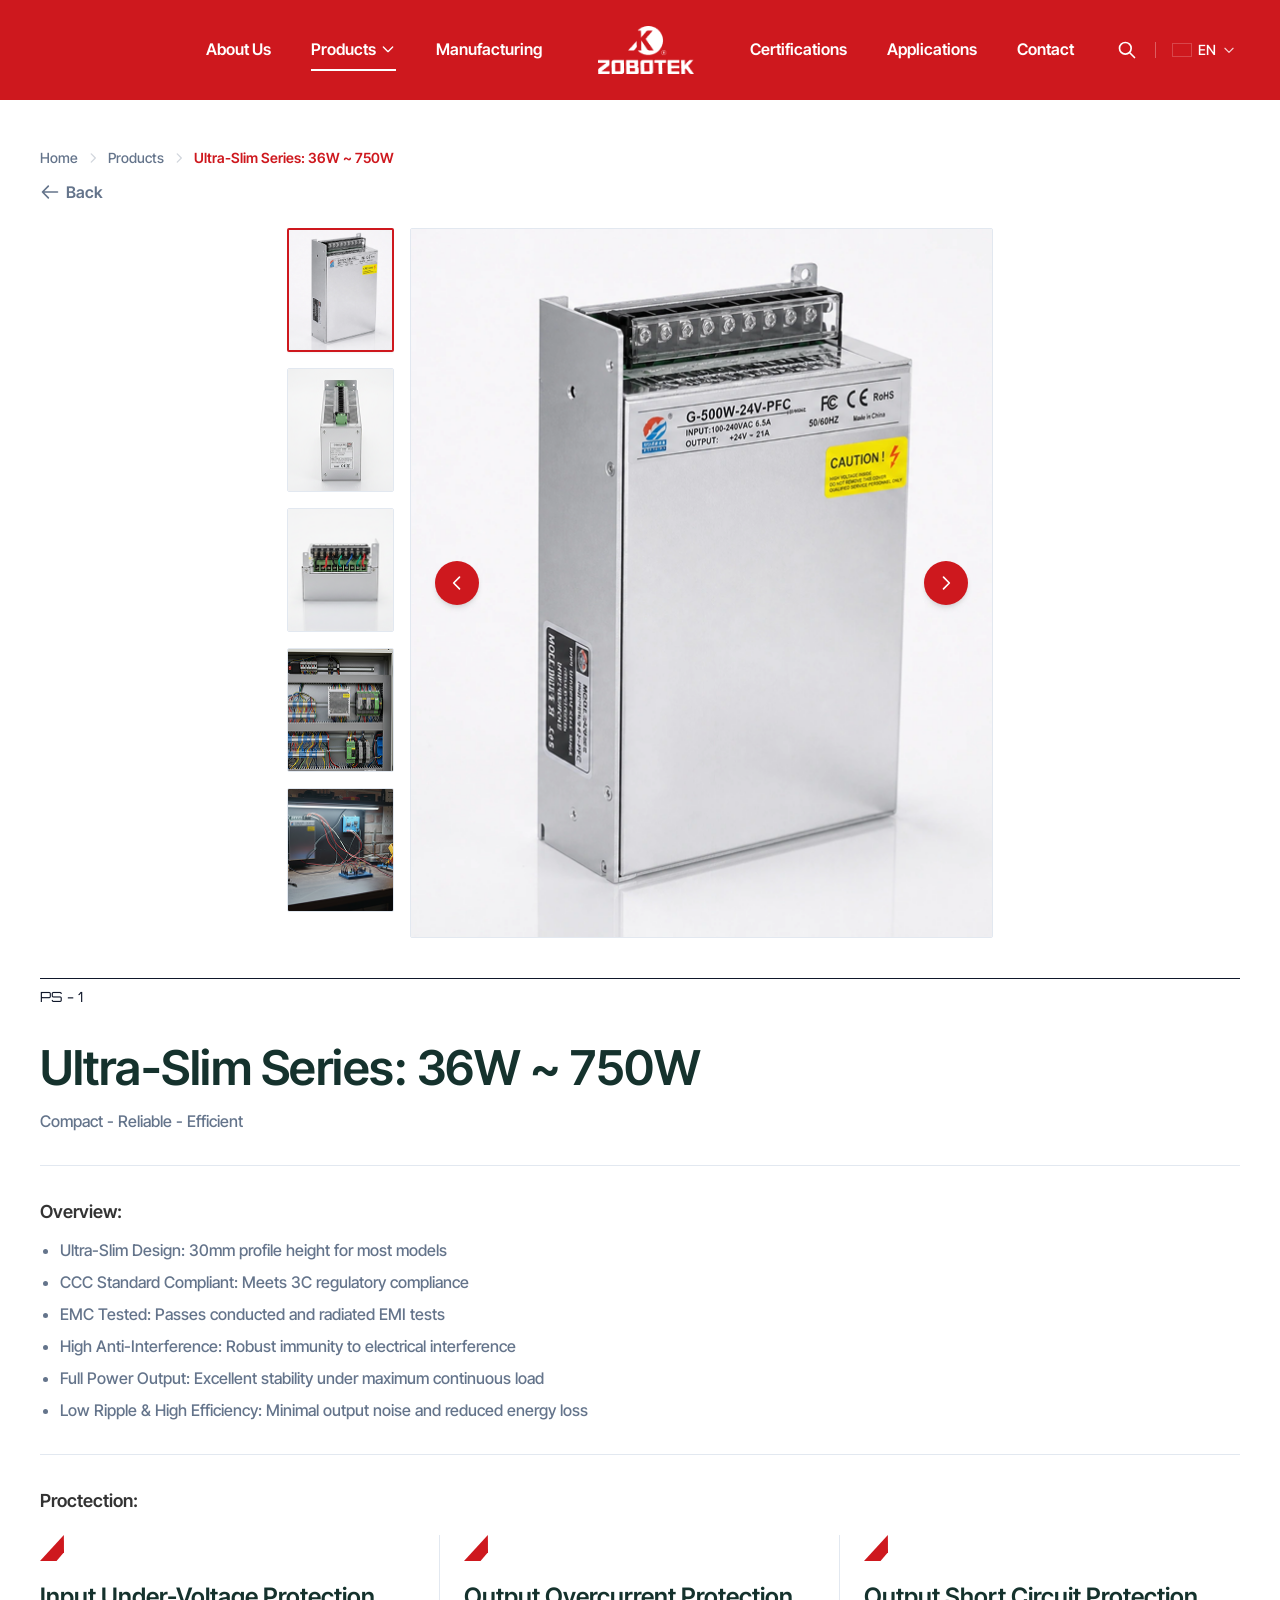
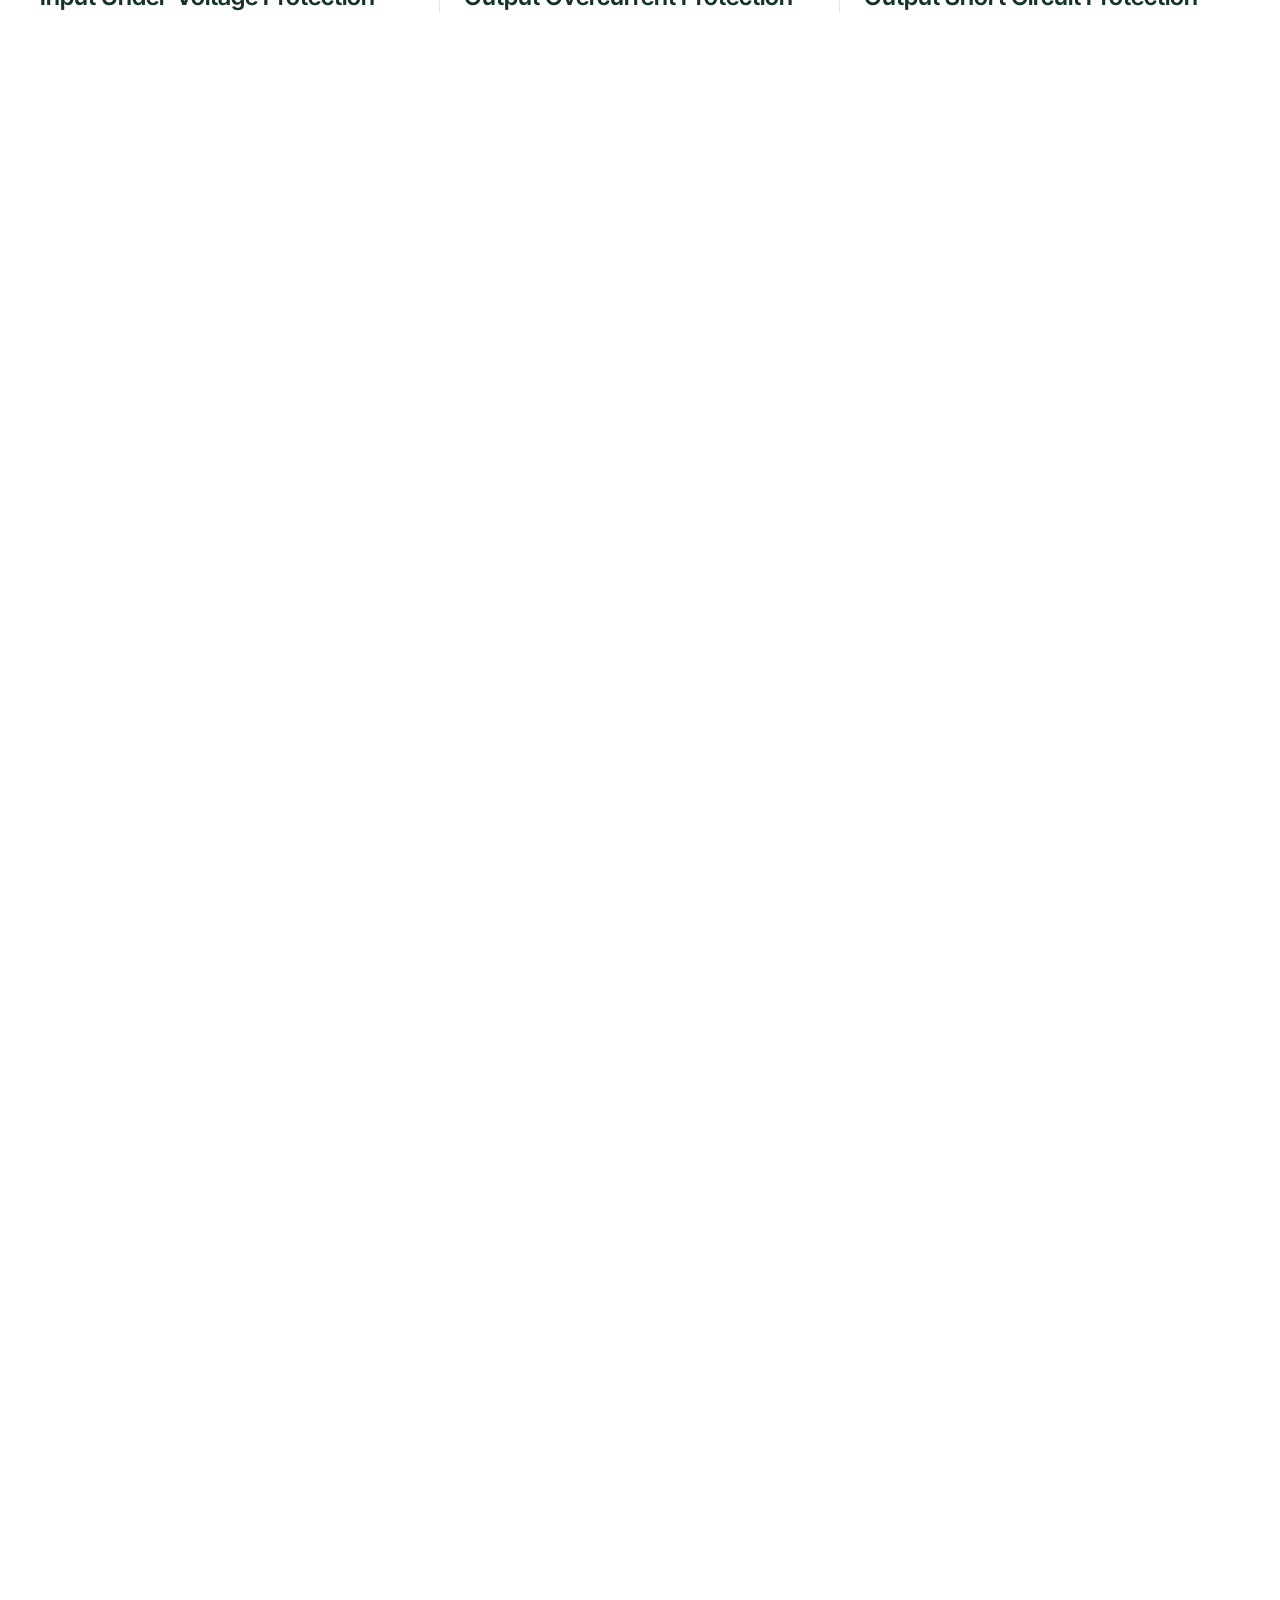
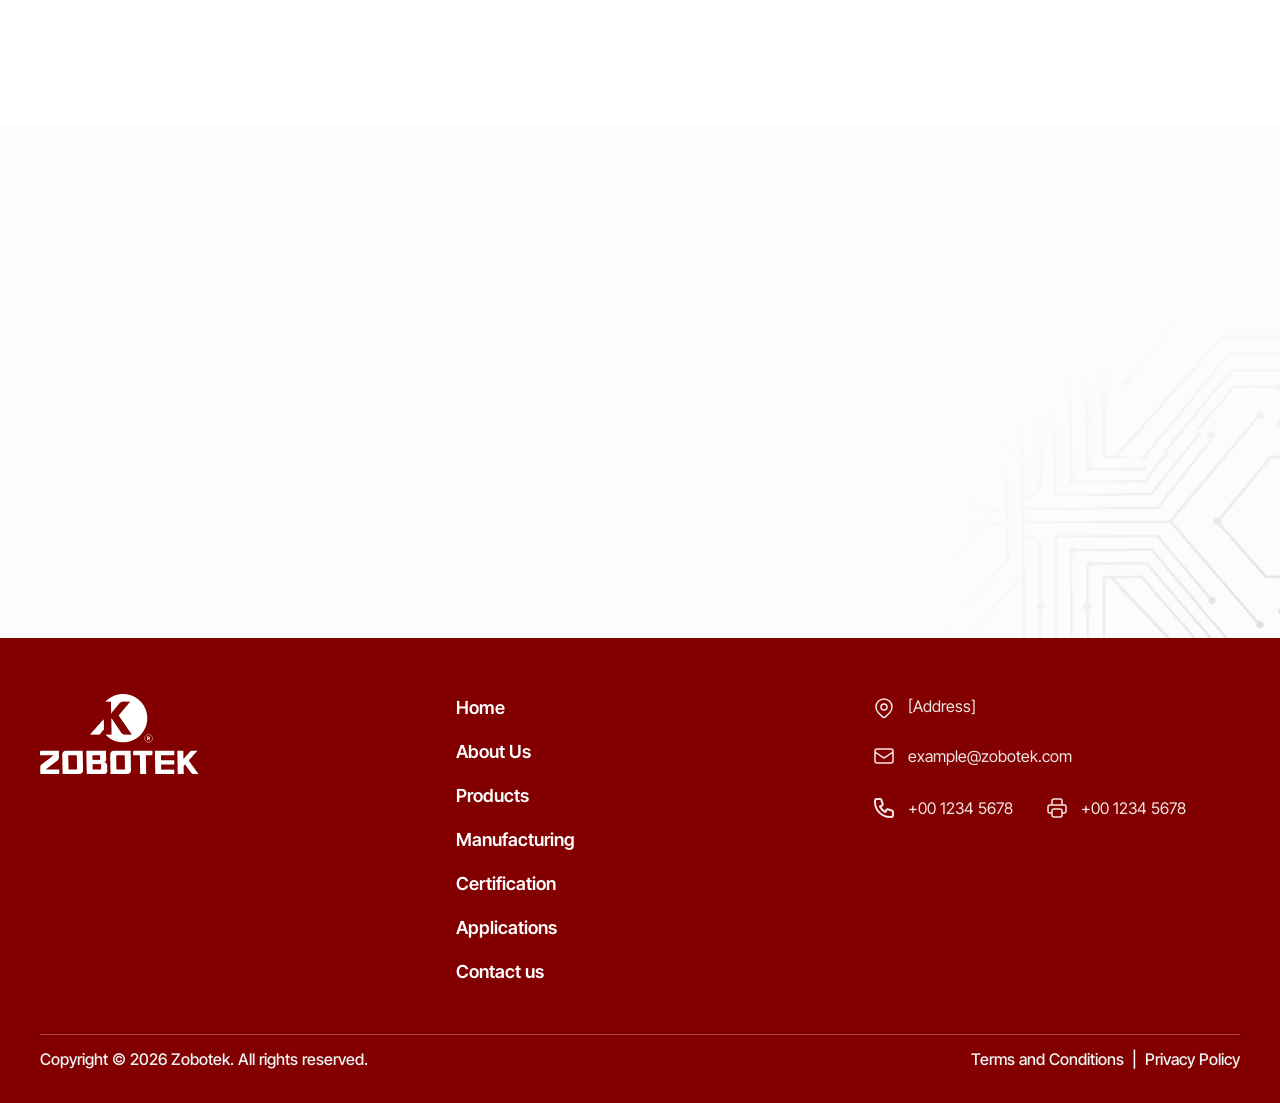
<file: product-detail-supplies.html>
<!doctype html>
<html lang="en">
  <head>
    <meta charset="UTF-8" />
    <meta name="viewport" content="width=device-width, initial-scale=1.0" />
    <title>Ultra-Slim Series: 36W ~ 750W Power Supplies | Zobotek</title>
    <meta
      name="description"
      content="Zobotek Ultra-Slim Series Power Supplies (36W ~ 750W). Compact 30mm profile, CCC compliant, EMC tested with full protection features for industrial automation."
    />
    <link rel="stylesheet" href="assets/css/vendor/swiper-bundle.min.css" />
    <link rel="stylesheet" href="assets/css/vendor/fancybox.css" />
    <link rel="stylesheet" href="assets/css/vendor/aos.css" />
    <link rel="stylesheet" href="assets/css/style.css" />
    <script defer src="assets/js/vendor/swiper-bundle.min.js"></script>
    <script defer src="assets/js/vendor/fancybox.umd.js"></script>
    <script defer src="assets/js/vendor/aos.min.js"></script>
    <script defer src="assets/js/main.js"></script>
  </head>
  <body
    class="font-sans text-gray-900 bg-white antialiased selection:bg-primary selection:text-white"
  >
    <!-- Header (Solid variant) -->
    <header class="header--solid bg-primary">
      <div class="container flex items-center justify-between h-full">
        <div class="flex-1 min-w-0 flex items-center justify-start">
          <a
            href="index.html"
            class="lg:hidden flex items-center"
            aria-label="Zobotek Homepage"
          >
            <img src="assets/images/logo-header.png" alt="Zobotek Logo" />
          </a>
        </div>
        <nav
          class="hidden lg:flex items-center justify-center gap-6 xl:gap-10 2xl:gap-18 shrink-0"
        >
          <a href="about.html" class="nav-link">About Us</a>
          <div class="relative group">
            <a
              href="power-supplies.html"
              class="nav-link is-active flex items-center gap-1"
            >
              <span>Products</span>
              <svg
                class="w-4 h-4 transition-transform group-hover:rotate-180"
                fill="none"
                stroke="currentColor"
                viewBox="0 0 24 24"
              >
                <path
                  stroke-linecap="round"
                  stroke-linejoin="round"
                  stroke-width="2"
                  d="M19 9l-7 7-7-7"
                />
              </svg>
            </a>
            <div
              class="absolute left-0 top-full pt-2 hidden group-hover:block w-52 z-50"
            >
              <div class="dropdown-menu">
                <a
                  href="power-supplies.html"
                  class="dropdown-item text-primary font-semibold"
                  >Power Supplies</a
                >
                <a href="usv.html" class="dropdown-item">USV Innovations</a>
              </div>
            </div>
          </div>
          <a href="manufacturing.html" class="nav-link">Manufacturing</a>
          <a
            href="index.html"
            class="flex items-center px-2 xl:px-4 group focus:outline-none shrink-0"
            aria-label="Zobotek Homepage"
          >
            <div
              class="relative h-10 xl:h-12 2xl:h-14 w-auto flex items-center"
            >
              <img
                src="assets/images/logo-header.png"
                alt="Zobotek Logo"
                class="h-full w-auto"
              />
            </div>
          </a>
          <a href="certifications.html" class="nav-link">Certifications</a>
          <a href="applications.html" class="nav-link">Applications</a>
          <a href="contact.html" class="nav-link">Contact</a>
        </nav>
        <div
          class="flex-1 min-w-0 flex items-center justify-end gap-2 sm:gap-3"
        >
          <div class="flex items-center gap-2 sm:gap-3 text-white relative">
            <div class="relative hidden sm:block">
              <button
                type="button"
                id="search-btn"
                class="p-1.5 header-action-btn"
                aria-label="Search"
              >
                <svg
                  class="w-5 h-5"
                  fill="none"
                  stroke="currentColor"
                  viewBox="0 0 24 24"
                >
                  <path
                    stroke-linecap="round"
                    stroke-linejoin="round"
                    stroke-width="2"
                    d="M21 21l-6-6m2-5a7 7 0 11-14 0 7 7 0 0114 0z"
                  />
                </svg>
              </button>
            </div>
            <div
              class="hidden sm:block h-4 w-px bg-white/30"
              aria-hidden="true"
            ></div>
            <div class="relative">
              <button
                type="button"
                id="lang-btn"
                class="flex items-center gap-1.5 p-1 header-action-btn text-sm font-medium"
              >
                <span
                  class="flag-icon"
                  style="
                    background-image: url(&quot;https://flagcdn.com/w40/us.png&quot;);
                  "
                ></span>
                <span id="current-lang">EN</span>
                <svg
                  class="w-3.5 h-3.5 text-white/80"
                  fill="none"
                  stroke="currentColor"
                  viewBox="0 0 24 24"
                >
                  <path
                    stroke-linecap="round"
                    stroke-linejoin="round"
                    stroke-width="2"
                    d="M19 9l-7 7-7-7"
                  />
                </svg>
              </button>
              <div
                id="lang-dropdown"
                class="absolute right-0 top-full mt-2 hidden w-32 dropdown-menu py-1 z-50"
              >
                <a
                  href="#"
                  class="dropdown-item flex items-center gap-2 lang-option"
                  data-lang="EN"
                >
                  <span
                    class="flag-icon"
                    style="
                      background-image: url(&quot;https://flagcdn.com/w40/us.png&quot;);
                    "
                  ></span
                  >English
                </a>
                <a
                  href="#"
                  class="dropdown-item flex items-center gap-2 lang-option"
                  data-lang="VN"
                >
                  <span
                    class="flag-icon"
                    style="
                      background-image: url(&quot;https://flagcdn.com/w40/vn.png&quot;);
                    "
                  ></span
                  >Tiếng Việt
                </a>
              </div>
            </div>
            <button
              type="button"
              id="mobile-menu-toggle"
              class="lg:hidden p-2 text-white hover:text-white/80 transition-colors focus:outline-none"
              aria-label="Toggle Navigation Menu"
            >
              <svg
                class="w-6 h-6"
                fill="none"
                stroke="currentColor"
                viewBox="0 0 24 24"
              >
                <path
                  stroke-linecap="round"
                  stroke-linejoin="round"
                  stroke-width="2"
                  d="M4 6h16M4 12h16M4 18h16"
                />
              </svg>
            </button>
          </div>
        </div>
      </div>
    </header>

    <!-- Mobile Menu -->
    <div
      id="mobile-menu"
      class="fixed inset-0 bg-black/60 backdrop-blur-sm z-50 hidden flex-col justify-between"
    >
      <div
        class="bg-gray-900 w-4/5 max-w-sm h-full flex flex-col p-6 overflow-y-auto"
      >
        <div
          class="flex items-center justify-between pb-6 border-b border-gray-800"
        >
          <a href="index.html" class="flex items-center">
            <img
              src="assets/images/logo-header.png"
              alt="Zobotek Logo"
              class="h-8 w-auto"
            />
          </a>
          <button
            type="button"
            id="mobile-menu-close"
            class="text-gray-400 hover:text-white p-2"
            aria-label="Close menu"
          >
            <svg
              class="w-6 h-6"
              fill="none"
              stroke="currentColor"
              viewBox="0 0 24 24"
            >
              <path
                stroke-linecap="round"
                stroke-linejoin="round"
                stroke-width="2"
                d="M6 18L18 6M6 6l12 12"
              />
            </svg>
          </button>
        </div>
        <nav class="flex flex-col gap-4 py-6">
          <a
            href="about.html"
            class="mobile-nav-link text-lg font-medium text-white hover:text-primary transition-colors"
            >About Us</a
          >
          <a
            href="power-supplies.html"
            class="mobile-nav-link text-lg font-medium text-primary"
            >Products</a
          >
          <a
            href="manufacturing.html"
            class="mobile-nav-link text-lg font-medium text-white hover:text-primary transition-colors"
            >Manufacturing</a
          >
          <a
            href="certifications.html"
            class="mobile-nav-link text-lg font-medium text-white hover:text-primary transition-colors"
            >Certifications</a
          >
          <a
            href="applications.html"
            class="mobile-nav-link text-lg font-medium text-white hover:text-primary transition-colors"
            >Applications</a
          >
          <a
            href="contact.html"
            class="mobile-nav-link text-lg font-medium text-white hover:text-primary transition-colors"
            >Contact</a
          >
        </nav>
      </div>
    </div>

    <main>
      <!-- Back Link -->
      <div class="pt-25 bg-white">
        <div class="container py-6"></div>
      </div>

      <!-- Product Details Section -->
      <section class="bg-white pb-8 sm:pb-12 lg:pb-18">
        <div class="container">
          <!-- Desktop Back Button -->
          <a
            href="javascript:history.back()"
            class="hidden 2xl:inline-flex items-center gap-2 text-base font-semibold text-gray-500 hover:text-primary transition-colors mb-6 w-fit"
          >
            <svg
              class="w-6 h-6 shrink-0"
              fill="none"
              stroke="currentColor"
              viewBox="0 0 24 24"
            >
              <path
                stroke-linecap="round"
                stroke-linejoin="round"
                stroke-width="2"
                d="M10 19l-7-7m0 0l7-7m-7 7h18"
              />
            </svg>
            <span>Back</span>
          </a>

          <!-- Mobile Navigation Helper -->
          <div class="flex flex-col gap-3 mb-4 sm:mb-6 2xl:hidden">
            <nav
              class="flex flex-wrap items-center gap-2 text-xs sm:text-sm font-medium text-gray-500"
              aria-label="Breadcrumb"
            >
              <a href="index.html" class="hover:text-primary transition-colors"
                >Home</a
              >
              <svg
                class="w-3.5 h-3.5 opacity-30 shrink-0"
                fill="none"
                stroke="currentColor"
                viewBox="0 0 24 24"
              >
                <path
                  stroke-linecap="round"
                  stroke-linejoin="round"
                  stroke-width="2"
                  d="M9 5l7 7-7 7"
                />
              </svg>
              <a
                href="power-supplies.html"
                class="hover:text-primary transition-colors"
                >Products</a
              >
              <svg
                class="w-3.5 h-3.5 opacity-30 shrink-0"
                fill="none"
                stroke="currentColor"
                viewBox="0 0 24 24"
              >
                <path
                  stroke-linecap="round"
                  stroke-linejoin="round"
                  stroke-width="2"
                  d="M9 5l7 7-7 7"
                />
              </svg>
              <span class="text-primary font-semibold truncate"
                >Ultra-Slim Series: 36W ~ 750W</span
              >
            </nav>
            <a
              href="javascript:history.back()"
              class="inline-flex items-center gap-1.5 text-base font-semibold text-gray-500 hover:text-primary transition-colors w-fit"
            >
              <svg
                class="w-5 h-5 shrink-0"
                fill="none"
                stroke="currentColor"
                viewBox="0 0 24 24"
              >
                <path
                  stroke-linecap="round"
                  stroke-linejoin="round"
                  stroke-width="2"
                  d="M10 19l-7-7m0 0l7-7m-7 7h18"
                />
              </svg>
              <span>Back</span>
            </a>
          </div>

          <div class="product-detail-layout">
            <!-- Left: Thumbnail List + Main Image Gallery with Fancybox -->
            <div
              class="flex flex-col-reverse md:flex-row gap-4 2xl:gap-10 items-center md:items-start justify-center 2xl:justify-start w-full 2xl:w-auto shrink-0"
            >
              <!-- Thumbnails Column -->
              <div
                class="flex flex-row md:flex-col gap-3 md:gap-4 overflow-x-auto max-w-full md:max-w-none shrink-0 py-1 md:py-0"
                id="product-thumbnails"
              >
                <button
                  type="button"
                  class="thumbnail-btn thumbnail-btn--active"
                  data-type="image"
                  data-src="assets/images/product-1.png"
                  data-caption="Ultra-Slim Series Power Supply - Image 1"
                  aria-label="View thumbnail 1"
                  aria-current="true"
                >
                  <img
                    src="assets/images/product-1.png"
                    alt="Power Supply thumbnail 1"
                    class="thumbnail-btn__img"
                  />
                </button>
                <button
                  type="button"
                  class="thumbnail-btn thumbnail-btn--inactive"
                  data-type="video"
                  data-src="assets/video/sunset_cloud_mountain.mp4"
                  data-poster="assets/images/product-2.png"
                  data-caption="Ultra-Slim Series Power Supply product demonstration video"
                  aria-label="View product demonstration video"
                  aria-current="false"
                >
                  <img
                    src="assets/images/product-2.png"
                    alt="Power Supply video thumbnail"
                    class="thumbnail-btn__img"
                  />
                </button>
                <button
                  type="button"
                  class="thumbnail-btn thumbnail-btn--inactive"
                  data-type="image"
                  data-src="assets/images/product-3.png"
                  data-caption="Ultra-Slim Series Power Supply - Image 3"
                  aria-label="View thumbnail 3"
                  aria-current="false"
                >
                  <img
                    src="assets/images/product-3.png"
                    alt="Power Supply thumbnail 3"
                    class="thumbnail-btn__img"
                  />
                </button>
                <button
                  type="button"
                  class="thumbnail-btn thumbnail-btn--inactive"
                  data-type="image"
                  data-src="assets/images/product-4.png"
                  data-caption="Ultra-Slim Series Power Supply - Image 4"
                  aria-label="View thumbnail 4"
                  aria-current="false"
                >
                  <img
                    src="assets/images/product-4.png"
                    alt="Power Supply thumbnail 4"
                    class="thumbnail-btn__img"
                  />
                </button>
                <button
                  type="button"
                  class="thumbnail-btn thumbnail-btn--inactive"
                  data-type="image"
                  data-src="assets/images/product-5.png"
                  data-caption="Ultra-Slim Series Power Supply - Image 5"
                  aria-label="View thumbnail 5"
                  aria-current="false"
                >
                  <img
                    src="assets/images/product-5.png"
                    alt="Power Supply thumbnail 5"
                    class="thumbnail-btn__img"
                  />
                </button>
              </div>

              <!-- Main Image Preview with Fancybox Gallery modal -->
              <div class="gallery-viewport group">
                <a
                  href="assets/images/product-1.png"
                  id="main-product-link"
                  class="gallery-viewport__link cursor-pointer"
                >
                  <img
                    id="main-product-img"
                    src="assets/images/product-1.png"
                    alt="Ultra-Slim Series: 36W ~ 750W"
                    class="gallery-viewport__img group-hover:scale-105"
                  />
                </a>

                <!-- Navigation Arrows -->
                <div
                  class="absolute inset-x-2 sm:inset-x-6 top-1/2 -translate-y-1/2 flex justify-between items-center pointer-events-none z-10"
                >
                  <button
                    type="button"
                    id="prev-img-btn"
                    class="bg-primary text-white p-2.5 sm:p-3 rounded-full pointer-events-auto hover:bg-red-700 transition-colors shadow-md flex items-center justify-center"
                    aria-label="Previous media"
                  >
                    <svg
                      class="w-5 h-5"
                      fill="none"
                      stroke="currentColor"
                      viewBox="0 0 24 24"
                    >
                      <path
                        stroke-linecap="round"
                        stroke-linejoin="round"
                        stroke-width="2"
                        d="M15 19l-7-7 7-7"
                      />
                    </svg>
                  </button>
                  <button
                    type="button"
                    id="next-img-btn"
                    class="bg-primary text-white p-2.5 sm:p-3 rounded-full pointer-events-auto hover:bg-red-700 transition-colors shadow-md flex items-center justify-center"
                    aria-label="Next media"
                  >
                    <svg
                      class="w-5 h-5"
                      fill="none"
                      stroke="currentColor"
                      viewBox="0 0 24 24"
                    >
                      <path
                        stroke-linecap="round"
                        stroke-linejoin="round"
                        stroke-width="2"
                        d="M9 5l7 7-7 7"
                      />
                    </svg>
                  </button>
                </div>
              </div>
            </div>

            <!-- Right: Product Information Column -->
            <div class="flex flex-col gap-6 sm:gap-8 w-full 2xl:max-w-231.5">
              <!-- SKU Row -->
              <div class="flex flex-col gap-2 w-full">
                <div class="border-t border-gray-900 w-full"></div>
                <p class="product-sku">PS - 1</p>
              </div>

              <!-- Product Details Header Block -->
              <div class="flex flex-col gap-4 sm:gap-6 w-full">
                <!-- Breadcrumb (Desktop only) -->
                <nav
                  class="hidden 2xl:flex flex-wrap items-center gap-2 text-base font-medium text-gray-500"
                  aria-label="Breadcrumb"
                >
                  <a
                    href="index.html"
                    class="hover:text-primary transition-colors"
                    >Home</a
                  >
                  <svg
                    class="w-4 h-4 opacity-30 shrink-0"
                    fill="none"
                    stroke="currentColor"
                    viewBox="0 0 24 24"
                  >
                    <path
                      stroke-linecap="round"
                      stroke-linejoin="round"
                      stroke-width="2"
                      d="M9 5l7 7-7 7"
                    />
                  </svg>
                  <a
                    href="power-supplies.html"
                    class="hover:text-primary transition-colors"
                    >Products</a
                  >
                  <svg
                    class="w-4 h-4 opacity-30 shrink-0"
                    fill="none"
                    stroke="currentColor"
                    viewBox="0 0 24 24"
                  >
                    <path
                      stroke-linecap="round"
                      stroke-linejoin="round"
                      stroke-width="2"
                      d="M9 5l7 7-7 7"
                    />
                  </svg>
                  <span class="text-primary 2xl:text-green-90 font-semibold"
                    >Ultra-Slim Series: 36W ~ 750W</span
                  >
                </nav>

                <!-- Product Title + Subtitle -->
                <div class="flex flex-col gap-3 w-full">
                  <h1 class="heading-h1 text-green-90">
                    Ultra-Slim Series: 36W ~ 750W
                  </h1>
                  <p class="text-base font-medium text-gray-500 leading-6">
                    Compact - Reliable - Efficient
                  </p>
                </div>
              </div>

              <!-- Divider 1 -->
              <div class="border-t border-gray-200 w-full"></div>

              <!-- Overview Bullet List -->
              <div class="flex flex-col gap-3 w-full">
                <h2 class="font-semibold text-lg text-body-text leading-7">
                  Overview:
                </h2>
                <ul
                  class="list-disc pl-5 flex flex-col gap-2 text-base font-medium text-gray-500 leading-6"
                >
                  <li>
                    Ultra-Slim Design: 30mm profile height for most models
                  </li>
                  <li>
                    CCC Standard Compliant: Meets 3C regulatory compliance
                  </li>
                  <li>EMC Tested: Passes conducted and radiated EMI tests</li>
                  <li>
                    High Anti-Interference: Robust immunity to electrical
                    interference
                  </li>
                  <li>
                    Full Power Output: Excellent stability under maximum
                    continuous load
                  </li>
                  <li>
                    Low Ripple &amp; High Efficiency: Minimal output noise and
                    reduced energy loss
                  </li>
                </ul>
              </div>

              <!-- Divider 2 -->
              <div class="border-t border-gray-200 w-full"></div>

              <!-- Protection Grid -->
              <div class="flex flex-col gap-5 w-full">
                <h2 class="font-semibold text-lg text-body-text leading-7">
                  Proctection:
                </h2>
                <div
                  class="grid grid-cols-1 sm:grid-cols-3 gap-6 sm:gap-0 divide-y sm:divide-y-0 sm:divide-x divide-gray-200 items-start"
                >
                  <!-- Protection 1 -->
                  <div
                    class="flex flex-col gap-5 items-start sm:pr-6 pt-4 sm:pt-0"
                  >
                    <svg
                      xmlns="http://www.w3.org/2000/svg"
                      width="24"
                      height="26"
                      viewBox="0 0 24 26"
                      fill="none"
                      class="shrink-0"
                    >
                      <path
                        d="M16.5405 26L24 17.2982L23.8649 0L0 26H16.5405Z"
                        fill="#CE181E"
                      />
                    </svg>
                    <h3 class="font-semibold text-2xl leading-8 text-green-90">
                      Input Under-Voltage Protection
                    </h3>
                  </div>
                  <!-- Protection 2 -->
                  <div
                    class="flex flex-col gap-5 items-start sm:px-6 pt-4 sm:pt-0"
                  >
                    <svg
                      xmlns="http://www.w3.org/2000/svg"
                      width="24"
                      height="26"
                      viewBox="0 0 24 26"
                      fill="none"
                      class="shrink-0"
                    >
                      <path
                        d="M16.5405 26L24 17.2982L23.8649 0L0 26H16.5405Z"
                        fill="#CE181E"
                      />
                    </svg>
                    <h3 class="font-semibold text-2xl leading-8 text-green-90">
                      Output Overcurrent Protection
                    </h3>
                  </div>
                  <!-- Protection 3 -->
                  <div
                    class="flex flex-col gap-5 items-start sm:pl-6 pt-4 sm:pt-0"
                  >
                    <svg
                      xmlns="http://www.w3.org/2000/svg"
                      width="24"
                      height="26"
                      viewBox="0 0 24 26"
                      fill="none"
                      class="shrink-0"
                    >
                      <path
                        d="M16.5405 26L24 17.2982L23.8649 0L0 26H16.5405Z"
                        fill="#CE181E"
                      />
                    </svg>
                    <h3 class="font-semibold text-2xl leading-8 text-green-90">
                      Output Short Circuit Protection
                    </h3>
                  </div>
                </div>
              </div>
            </div>
          </div>
        </div>
      </section>

      <!-- Applications Cards Section -->
      <section class="pb-12 lg:pb-18">
        <div class="container">
          <div class="flex flex-col gap-8 md:gap-12" data-aos="fade-up">
            <!-- Section Header -->
            <div
              class="flex flex-col gap-3 md:gap-5 w-full items-center md:items-start text-center md:text-left"
            >
              <!-- Badge Tag (Top Row) -->
              <div class="flex justify-center md:justify-start w-full">
                <span class="badge-tag">APPLICATION:</span>
              </div>
              <!-- H2 Title and Prev/Next Buttons Row -->
              <div
                class="flex flex-col md:flex-row md:items-center justify-between gap-6 w-full"
              >
                <h2 class="heading-h3 text-gray-900 text-center md:text-left">
                  Ideal for LED lighting, CCTV, automation &amp; industrial
                  control systems
                </h2>
                <!-- Desktop Swiper Circular Buttons -->
                <div class="hidden md:flex items-center gap-4 shrink-0">
                  <button
                    type="button"
                    id="app-prev"
                    class="swiper-btn-circle"
                    aria-label="Previous application"
                  >
                    <svg class="w-8 h-8" viewBox="0 0 32 32" fill="none">
                      <path
                        d="M20 24L12 16L20 8"
                        stroke="currentColor"
                        stroke-width="2.5"
                        stroke-linecap="round"
                        stroke-linejoin="round"
                      />
                    </svg>
                  </button>
                  <button
                    type="button"
                    id="app-next"
                    class="swiper-btn-circle"
                    aria-label="Next application"
                  >
                    <svg class="w-8 h-8" viewBox="0 0 32 32" fill="none">
                      <path
                        d="M12 24L20 16L12 8"
                        stroke="currentColor"
                        stroke-width="2.5"
                        stroke-linecap="round"
                        stroke-linejoin="round"
                      />
                    </svg>
                  </button>
                </div>
              </div>
            </div>

            <!-- Applications Swiper Grid -->
            <div class="swiper app-swiper w-full">
              <div class="swiper-wrapper">
                <!-- App Card 1 -->
                <div class="swiper-slide">
                  <div class="flex flex-col gap-4 sm:gap-6 group">
                    <div class="related-product-media">
                      <img
                        src="assets/images/product-ps2.png"
                        alt="Industrial Control Devices"
                        class="w-full h-full object-cover group-hover:scale-105 transition-transform duration-500"
                      />
                    </div>
                    <h3
                      class="font-semibold text-lg sm:text-2xl leading-7 sm:leading-8 text-gray-900"
                    >
                      Industrial Control Devices
                    </h3>
                  </div>
                </div>
                <!-- App Card 2 -->
                <div class="swiper-slide">
                  <div class="flex flex-col gap-4 sm:gap-6 group">
                    <div class="related-product-media">
                      <img
                        src="assets/images/product-ps3.png"
                        alt="Automation Systems"
                        class="w-full h-full object-cover group-hover:scale-105 transition-transform duration-500"
                      />
                    </div>
                    <h3
                      class="font-semibold text-lg sm:text-2xl leading-7 sm:leading-8 text-gray-900"
                    >
                      Automation Systems
                    </h3>
                  </div>
                </div>
                <!-- App Card 3 -->
                <div class="swiper-slide">
                  <div class="flex flex-col gap-4 sm:gap-6 group">
                    <div class="related-product-media">
                      <img
                        src="assets/images/product-ps4.png"
                        alt="Measuring Equipment"
                        class="w-full h-full object-cover group-hover:scale-105 transition-transform duration-500"
                      />
                    </div>
                    <h3
                      class="font-semibold text-lg sm:text-2xl leading-7 sm:leading-8 text-gray-900"
                    >
                      Measuring Equipment
                    </h3>
                  </div>
                </div>
                <!-- App Card 4 -->
                <div class="swiper-slide">
                  <div class="flex flex-col gap-4 sm:gap-6 group">
                    <div class="related-product-media">
                      <img
                        src="assets/images/product-ps1.png"
                        alt="LED Lighting Systems"
                        class="w-full h-full object-cover group-hover:scale-105 transition-transform duration-500"
                      />
                    </div>
                    <h3
                      class="font-semibold text-lg sm:text-2xl leading-7 sm:leading-8 text-gray-900"
                    >
                      LED Lighting Systems
                    </h3>
                  </div>
                </div>
                <!-- App Card 5 -->
                <div class="swiper-slide">
                  <div class="flex flex-col gap-4 sm:gap-6 group">
                    <div class="related-product-media">
                      <img
                        src="assets/images/product-ps2.png"
                        alt="CCTV &amp; Surveillance Systems"
                        class="w-full h-full object-cover group-hover:scale-105 transition-transform duration-500"
                      />
                    </div>
                    <h3
                      class="font-semibold text-lg sm:text-2xl leading-7 sm:leading-8 text-gray-900"
                    >
                      CCTV &amp; Surveillance Systems
                    </h3>
                  </div>
                </div>
              </div>
            </div>

            <!-- Mobile Swiper Circular Buttons (Under Images) -->
            <div class="flex md:hidden items-center justify-center gap-4">
              <button
                type="button"
                id="app-prev-mobile"
                class="swiper-btn-circle"
                aria-label="Previous application"
              >
                <svg class="w-8 h-8" viewBox="0 0 32 32" fill="none">
                  <path
                    d="M20 24L12 16L20 8"
                    stroke="currentColor"
                    stroke-width="2.5"
                    stroke-linecap="round"
                    stroke-linejoin="round"
                  />
                </svg>
              </button>
              <button
                type="button"
                id="app-next-mobile"
                class="swiper-btn-circle"
                aria-label="Next application"
              >
                <svg class="w-8 h-8" viewBox="0 0 32 32" fill="none">
                  <path
                    d="M12 24L20 16L12 8"
                    stroke="currentColor"
                    stroke-width="2.5"
                    stroke-linecap="round"
                    stroke-linejoin="round"
                  />
                </svg>
              </button>
            </div>
          </div>
        </div>
      </section>

      <!-- Technical Specifications Table Section -->
      <section class="pb-12 lg:pb-18 bg-white">
        <div class="container">
          <div
            class="flex flex-col gap-4 lg:gap-12 items-center"
            data-aos="fade-up"
          >
            <!-- Header -->
            <div class="flex flex-col gap-3 sm:gap-5 items-center text-center">
              <span class="badge-tag">PRODUCT</span>
              <h2 class="heading-h3 text-gray-900">Technical Specifications</h2>
              <p
                class="text-xs font-medium text-gray-500 text-center sm:hidden"
              >
                &larr; Scroll horizontally to view full parameters &rarr;
              </p>
            </div>

            <!-- Tech Specs Table Container -->
            <div
              class="bg-gradient-to-b from-gray-100 to-white p-3 sm:p-6 lg:p-10 w-full overflow-hidden"
            >
              <div
                class="bg-white rounded-xs border border-gray-200 overflow-hidden"
              >
                <!-- Horizontal Scroll Wrapper for Mobile Responsiveness -->
                <div class="overflow-x-auto">
                  <div class="min-w-175">
                    <!-- Table Header (Fixed Row outside vertical scroll) -->
                    <table
                      class="w-full table-fixed border-collapse text-left bg-table-header"
                    >
                      <thead>
                        <tr
                          class="border-b border-gray-200 text-white font-semibold text-base leading-6"
                        >
                          <th class="w-1/5 px-4 sm:px-6 lg:px-8 py-3 lg:py-4">
                            Model
                          </th>
                          <th class="w-1/5 px-2 sm:px-3 lg:px-4 py-3 lg:py-4">
                            Power
                          </th>
                          <th class="w-1/5 px-2 sm:px-3 lg:px-4 py-3 lg:py-4">
                            Input Voltage
                          </th>
                          <th class="w-1/5 px-2 sm:px-3 lg:px-4 py-3 lg:py-4">
                            Output Options
                          </th>
                          <th class="w-1/5 px-4 sm:px-6 lg:px-8 py-3 lg:py-4">
                            Dimensions (mm)
                          </th>
                        </tr>
                      </thead>
                    </table>

                    <!-- Table Data Rows Container (Vertical Scroll Starts Below Header) -->
                    <div
                      class="max-h-160 overflow-y-auto custom-table-scrollbar"
                    >
                      <table
                        class="w-full table-fixed border-collapse text-left"
                      >
                        <tbody
                          class="divide-y divide-table-divider text-base text-table-text"
                        >
                          <tr
                            class="h-12 sm:h-14 lg:h-16 hover:bg-gray-50 transition-colors"
                          >
                            <td
                              class="w-1/5 px-4 sm:px-6 lg:px-8 font-semibold"
                            >
                              C36W
                            </td>
                            <td class="w-1/5 px-2 sm:px-3 lg:px-4 font-medium">
                              36W
                            </td>
                            <td class="w-1/5 px-2 sm:px-3 lg:px-4 font-medium">
                              90~264V AC
                            </td>
                            <td
                              class="w-1/5 px-2 sm:px-3 lg:px-4 font-semibold"
                            >
                              12V/24V/36V
                            </td>
                            <td
                              class="w-1/5 px-4 sm:px-6 lg:px-8 font-semibold"
                            >
                              99x82x30
                            </td>
                          </tr>
                          <tr
                            class="h-12 sm:h-14 lg:h-16 hover:bg-gray-50 transition-colors"
                          >
                            <td
                              class="w-1/5 px-4 sm:px-6 lg:px-8 font-semibold"
                            >
                              C60W
                            </td>
                            <td class="w-1/5 px-2 sm:px-3 lg:px-4 font-medium">
                              60W
                            </td>
                            <td class="w-1/5 px-2 sm:px-3 lg:px-4 font-medium">
                              90~264V AC
                            </td>
                            <td
                              class="w-1/5 px-2 sm:px-3 lg:px-4 font-semibold"
                            >
                              12V/24V/36V
                            </td>
                            <td
                              class="w-1/5 px-4 sm:px-6 lg:px-8 font-semibold"
                            >
                              99x82x30
                            </td>
                          </tr>
                          <tr
                            class="h-12 sm:h-14 lg:h-16 hover:bg-gray-50 transition-colors"
                          >
                            <td
                              class="w-1/5 px-4 sm:px-6 lg:px-8 font-semibold"
                            >
                              C100W
                            </td>
                            <td class="w-1/5 px-2 sm:px-3 lg:px-4 font-medium">
                              100W
                            </td>
                            <td class="w-1/5 px-2 sm:px-3 lg:px-4 font-medium">
                              90~264V AC
                            </td>
                            <td
                              class="w-1/5 px-2 sm:px-3 lg:px-4 font-semibold"
                            >
                              12V/24V/36V
                            </td>
                            <td
                              class="w-1/5 px-4 sm:px-6 lg:px-8 font-semibold"
                            >
                              129x97x30
                            </td>
                          </tr>
                          <tr
                            class="h-12 sm:h-14 lg:h-16 hover:bg-gray-50 transition-colors"
                          >
                            <td
                              class="w-1/5 px-4 sm:px-6 lg:px-8 font-semibold"
                            >
                              C120W
                            </td>
                            <td class="w-1/5 px-2 sm:px-3 lg:px-4 font-medium">
                              120W
                            </td>
                            <td class="w-1/5 px-2 sm:px-3 lg:px-4 font-medium">
                              90~264V AC
                            </td>
                            <td
                              class="w-1/5 px-2 sm:px-3 lg:px-4 font-semibold"
                            >
                              12V/24V/36V
                            </td>
                            <td
                              class="w-1/5 px-4 sm:px-6 lg:px-8 font-semibold"
                            >
                              129x97x30
                            </td>
                          </tr>
                          <tr
                            class="h-12 sm:h-14 lg:h-16 hover:bg-gray-50 transition-colors"
                          >
                            <td
                              class="w-1/5 px-4 sm:px-6 lg:px-8 font-semibold"
                            >
                              LRS150W
                            </td>
                            <td class="w-1/5 px-2 sm:px-3 lg:px-4 font-medium">
                              150W
                            </td>
                            <td class="w-1/5 px-2 sm:px-3 lg:px-4 font-medium">
                              115/230V AC
                            </td>
                            <td
                              class="w-1/5 px-2 sm:px-3 lg:px-4 font-semibold"
                            >
                              12V/24V/36V
                            </td>
                            <td
                              class="w-1/5 px-4 sm:px-6 lg:px-8 font-semibold"
                            >
                              129x97x30
                            </td>
                          </tr>
                          <tr
                            class="h-12 sm:h-14 lg:h-16 hover:bg-gray-50 transition-colors"
                          >
                            <td
                              class="w-1/5 px-4 sm:px-6 lg:px-8 font-semibold"
                            >
                              CMG150W
                            </td>
                            <td class="w-1/5 px-2 sm:px-3 lg:px-4 font-medium">
                              150W
                            </td>
                            <td class="w-1/5 px-2 sm:px-3 lg:px-4 font-medium">
                              115/230V AC
                            </td>
                            <td
                              class="w-1/5 px-2 sm:px-3 lg:px-4 font-semibold"
                            >
                              12V/24V/36V
                            </td>
                            <td
                              class="w-1/5 px-4 sm:px-6 lg:px-8 font-semibold"
                            >
                              129x97x30
                            </td>
                          </tr>
                          <tr
                            class="h-12 sm:h-14 lg:h-16 hover:bg-gray-50 transition-colors"
                          >
                            <td
                              class="w-1/5 px-4 sm:px-6 lg:px-8 font-semibold"
                            >
                              CAS150W
                            </td>
                            <td class="w-1/5 px-2 sm:px-3 lg:px-4 font-medium">
                              150W
                            </td>
                            <td class="w-1/5 px-2 sm:px-3 lg:px-4 font-medium">
                              115/230V AC
                            </td>
                            <td
                              class="w-1/5 px-2 sm:px-3 lg:px-4 font-semibold"
                            >
                              12V/24V/36V
                            </td>
                            <td
                              class="w-1/5 px-4 sm:px-6 lg:px-8 font-semibold"
                            >
                              129x97x30
                            </td>
                          </tr>
                          <tr
                            class="h-12 sm:h-14 lg:h-16 hover:bg-gray-50 transition-colors"
                          >
                            <td
                              class="w-1/5 px-4 sm:px-6 lg:px-8 font-semibold"
                            >
                              C200W-F
                            </td>
                            <td class="w-1/5 px-2 sm:px-3 lg:px-4 font-medium">
                              200W
                            </td>
                            <td class="w-1/5 px-2 sm:px-3 lg:px-4 font-medium">
                              115/230V AC
                            </td>
                            <td
                              class="w-1/5 px-2 sm:px-3 lg:px-4 font-semibold"
                            >
                              12V/24V/36V
                            </td>
                            <td
                              class="w-1/5 px-4 sm:px-6 lg:px-8 font-semibold"
                            >
                              159x97x30
                            </td>
                          </tr>
                          <tr
                            class="h-12 sm:h-14 lg:h-16 hover:bg-gray-50 transition-colors"
                          >
                            <td
                              class="w-1/5 px-4 sm:px-6 lg:px-8 font-semibold"
                            >
                              C240W
                            </td>
                            <td class="w-1/5 px-2 sm:px-3 lg:px-4 font-medium">
                              240W
                            </td>
                            <td class="w-1/5 px-2 sm:px-3 lg:px-4 font-medium">
                              115/230V AC
                            </td>
                            <td
                              class="w-1/5 px-2 sm:px-3 lg:px-4 font-semibold"
                            >
                              12V/24V/36V
                            </td>
                            <td
                              class="w-1/5 px-4 sm:px-6 lg:px-8 font-semibold"
                            >
                              159x97x30
                            </td>
                          </tr>
                          <tr
                            class="h-12 sm:h-14 lg:h-16 hover:bg-gray-50 transition-colors"
                          >
                            <td
                              class="w-1/5 px-4 sm:px-6 lg:px-8 font-semibold"
                            >
                              C300W
                            </td>
                            <td class="w-1/5 px-2 sm:px-3 lg:px-4 font-medium">
                              300W
                            </td>
                            <td class="w-1/5 px-2 sm:px-3 lg:px-4 font-medium">
                              115/230V AC
                            </td>
                            <td
                              class="w-1/5 px-2 sm:px-3 lg:px-4 font-semibold"
                            >
                              12V/24V/36V
                            </td>
                            <td
                              class="w-1/5 px-4 sm:px-6 lg:px-8 font-semibold"
                            >
                              159x97x30
                            </td>
                          </tr>
                          <tr
                            class="h-12 sm:h-14 lg:h-16 hover:bg-gray-50 transition-colors"
                          >
                            <td
                              class="w-1/5 px-4 sm:px-6 lg:px-8 font-semibold"
                            >
                              C350W
                            </td>
                            <td class="w-1/5 px-2 sm:px-3 lg:px-4 font-medium">
                              350W
                            </td>
                            <td class="w-1/5 px-2 sm:px-3 lg:px-4 font-medium">
                              115/230V AC
                            </td>
                            <td
                              class="w-1/5 px-2 sm:px-3 lg:px-4 font-semibold"
                            >
                              12V/24V/36V
                            </td>
                            <td
                              class="w-1/5 px-4 sm:px-6 lg:px-8 font-semibold"
                            >
                              215x115x30
                            </td>
                          </tr>
                          <tr
                            class="h-12 sm:h-14 lg:h-16 hover:bg-gray-50 transition-colors"
                          >
                            <td
                              class="w-1/5 px-4 sm:px-6 lg:px-8 font-semibold"
                            >
                              C400W
                            </td>
                            <td class="w-1/5 px-2 sm:px-3 lg:px-4 font-medium">
                              400W
                            </td>
                            <td class="w-1/5 px-2 sm:px-3 lg:px-4 font-medium">
                              115/230V AC
                            </td>
                            <td
                              class="w-1/5 px-2 sm:px-3 lg:px-4 font-semibold"
                            >
                              12V/24V/48V
                            </td>
                            <td
                              class="w-1/5 px-4 sm:px-6 lg:px-8 font-semibold"
                            >
                              215x115x30
                            </td>
                          </tr>
                          <tr
                            class="h-12 sm:h-14 lg:h-16 hover:bg-gray-50 transition-colors"
                          >
                            <td
                              class="w-1/5 px-4 sm:px-6 lg:px-8 font-semibold"
                            >
                              C500W
                            </td>
                            <td class="w-1/5 px-2 sm:px-3 lg:px-4 font-medium">
                              500W
                            </td>
                            <td class="w-1/5 px-2 sm:px-3 lg:px-4 font-medium">
                              115/230V AC
                            </td>
                            <td
                              class="w-1/5 px-2 sm:px-3 lg:px-4 font-semibold"
                            >
                              12V/24V/48V
                            </td>
                            <td
                              class="w-1/5 px-4 sm:px-6 lg:px-8 font-semibold"
                            >
                              238x124x30
                            </td>
                          </tr>
                          <tr
                            class="h-12 sm:h-14 lg:h-16 hover:bg-gray-50 transition-colors"
                          >
                            <td
                              class="w-1/5 px-4 sm:px-6 lg:px-8 font-semibold"
                            >
                              C750W
                            </td>
                            <td class="w-1/5 px-2 sm:px-3 lg:px-4 font-medium">
                              750W
                            </td>
                            <td class="w-1/5 px-2 sm:px-3 lg:px-4 font-medium">
                              115/230V AC
                            </td>
                            <td
                              class="w-1/5 px-2 sm:px-3 lg:px-4 font-semibold"
                            >
                              12V/24V/48V
                            </td>
                            <td
                              class="w-1/5 px-4 sm:px-6 lg:px-8 font-semibold"
                            >
                              248x127x30
                            </td>
                          </tr>
                          <tr
                            class="h-12 sm:h-14 lg:h-16 hover:bg-gray-50 transition-colors"
                          >
                            <td
                              class="w-1/5 px-4 sm:px-6 lg:px-8 font-semibold"
                            >
                              C1000W
                            </td>
                            <td class="w-1/5 px-2 sm:px-3 lg:px-4 font-medium">
                              1000W
                            </td>
                            <td class="w-1/5 px-2 sm:px-3 lg:px-4 font-medium">
                              180~264V AC
                            </td>
                            <td
                              class="w-1/5 px-2 sm:px-3 lg:px-4 font-semibold"
                            >
                              24V/48V
                            </td>
                            <td
                              class="w-1/5 px-4 sm:px-6 lg:px-8 font-semibold"
                            >
                              295x127x41
                            </td>
                          </tr>
                          <tr
                            class="h-12 sm:h-14 lg:h-16 hover:bg-gray-50 transition-colors"
                          >
                            <td
                              class="w-1/5 px-4 sm:px-6 lg:px-8 font-semibold"
                            >
                              C120W-L
                            </td>
                            <td class="w-1/5 px-2 sm:px-3 lg:px-4 font-medium">
                              1200W
                            </td>
                            <td class="w-1/5 px-2 sm:px-3 lg:px-4 font-medium">
                              180~264V AC
                            </td>
                            <td
                              class="w-1/5 px-2 sm:px-3 lg:px-4 font-semibold"
                            >
                              24V/48V
                            </td>
                            <td
                              class="w-1/5 px-4 sm:px-6 lg:px-8 font-semibold"
                            >
                              295x127x41
                            </td>
                          </tr>
                        </tbody>
                      </table>
                    </div>
                  </div>
                </div>
              </div>
            </div>
            <a
              href="#"
              class="btn-explore inline-flex sm:hidden w-full justify-center text-center"
            >
              <span>DOWNLOAD FULL DATASHEET</span>
              <svg
                xmlns="http://www.w3.org/2000/svg"
                width="16"
                height="16"
                viewBox="0 0 16 16"
                fill="none"
                class="w-4 h-4 shrink-0"
              >
                <path
                  d="M8 16C12.4183 16 16 12.4183 16 8C16 3.58172 12.4183 0 8 0C3.58172 0 0 3.58172 0 8C0 12.4183 3.58172 16 8 16Z"
                  fill="white"
                />
              </svg>
            </a>
          </div>
        </div>
      </section>

      <!-- Certifications Swiper Section (Frame 2147264288) -->
      <section class="relative py-10 lg:py-24 overflow-hidden">
        <!-- Background Image (people-bg.png) -->
        <div class="absolute inset-0 z-0 pointer-events-none">
          <img
            src="assets/images/people-bg.png"
            alt="People Background Pattern"
            class="w-full h-full object-cover object-center opacity-60"
          />
        </div>
        <div class="container relative z-10">
          <div
            class="flex flex-col lg:flex-row items-start justify-between gap-10 lg:gap-16 2xl:gap-24 w-full"
            data-aos="fade-up"
          >
            <!-- Left Info Block -->
            <div
              class="w-full lg:w-105 xl:w-123.5 shrink-0 flex flex-col gap-10"
            >
              <div class="flex flex-col gap-5 items-start">
                <span class="badge-tag--white">CERTIFICATIONS</span>
                <h2 class="heading-h3 text-gray-900">
                  Certified to Global Standards for High-Precision Engineering
                </h2>
              </div>
              <a href="#" class="btn-explore hidden sm:inline-flex self-start">
                <span>DOWNLOAD DATASHEET</span>
                <svg class="w-5 h-5 shrink-0" viewBox="0 0 24 24" fill="none">
                  <path
                    d="M10 17L15 12M15 12L10 7"
                    stroke="currentColor"
                    stroke-width="2.5"
                    stroke-linecap="round"
                    stroke-linejoin="round"
                  ></path>
                </svg>
              </a>
            </div>

            <!-- Right Swiper Carousel Block (Max-W 956px for exactly 5 cards) -->
            <div class="w-full max-w-239 flex flex-col gap-6 overflow-hidden">
              <div class="swiper detail-cert-swiper w-full">
                <div class="swiper-wrapper">
                  <div class="swiper-slide !w-25 sm:!w-43 shrink-0">
                    <div class="cert-card">
                      <img
                        src="assets/images/cert-1.png"
                        alt="IECEE Certification"
                        class="cert-card-img"
                      />
                    </div>
                  </div>
                  <div class="swiper-slide !w-25 sm:!w-43 shrink-0">
                    <div class="cert-card">
                      <img
                        src="assets/images/cert-2.png"
                        alt="CCC Certification"
                        class="cert-card-img"
                      />
                    </div>
                  </div>
                  <div class="swiper-slide !w-25 sm:!w-43 shrink-0">
                    <div class="cert-card">
                      <img
                        src="assets/images/cert-3.png"
                        alt="KC Certification"
                        class="cert-card-img"
                      />
                    </div>
                  </div>
                  <div class="swiper-slide !w-25 sm:!w-43 shrink-0">
                    <div class="cert-card">
                      <img
                        src="assets/images/cert-4.png"
                        alt="UKCA Certification"
                        class="cert-card-img"
                      />
                    </div>
                  </div>
                  <div class="swiper-slide !w-25 sm:!w-43 shrink-0">
                    <div class="cert-card">
                      <img
                        src="assets/images/cert-5.png"
                        alt="RCM Certification"
                        class="cert-card-img"
                      />
                    </div>
                  </div>
                </div>
              </div>

              <!-- Cert Prev/Next Controls (Standalone arrows with gap 13px matching Figma Frame 2147264288) -->
              <div
                class="hidden md:flex items-center gap-3.25 justify-center mt-2"
              >
                <button
                  type="button"
                  id="cert-prev-btn"
                  class="cert-nav-arrow"
                  aria-label="Previous certification"
                >
                  <svg
                    xmlns="http://www.w3.org/2000/svg"
                    width="40"
                    height="40"
                    viewBox="0 0 40 40"
                    fill="none"
                  >
                    <path
                      d="M8.33301 20L33.333 19.9996"
                      stroke="currentColor"
                      stroke-width="2.5"
                      stroke-linecap="round"
                      stroke-linejoin="round"
                    />
                    <path
                      d="M14.9993 11.6665L7.84453 18.8213C7.28897 19.3769 7.01119 19.6547 7.01119 19.9998C7.01119 20.345 7.28897 20.6228 7.84453 21.1783L14.9993 28.3332"
                      stroke="currentColor"
                      stroke-width="2.5"
                      stroke-linecap="round"
                      stroke-linejoin="round"
                    />
                  </svg>
                </button>
                <button
                  type="button"
                  id="cert-next-btn"
                  class="cert-nav-arrow"
                  aria-label="Next certification"
                >
                  <svg
                    xmlns="http://www.w3.org/2000/svg"
                    width="40"
                    height="40"
                    viewBox="0 0 40 40"
                    fill="none"
                  >
                    <path
                      d="M31.667 19.9998L6.66699 19.9998"
                      stroke="currentColor"
                      stroke-width="2.5"
                      stroke-linecap="round"
                      stroke-linejoin="round"
                    />
                    <path
                      d="M25 11.6665L32.1548 18.8213C32.7104 19.3769 32.9882 19.6547 32.9882 19.9998C32.9882 20.345 32.7104 20.6228 32.1548 21.1783L25 28.3332"
                      stroke="currentColor"
                      stroke-width="2.5"
                      stroke-linecap="round"
                      stroke-linejoin="round"
                    />
                  </svg>
                </button>
              </div>
            </div>
          </div>
        </div>
      </section>
    </main>

    <!-- Footer -->
    <footer class="bg-footer-bg text-white pt-14 pb-8 overflow-hidden relative">
      <div class="container space-y-12 relative z-10">
        <div class="grid grid-cols-1 lg:grid-cols-12 gap-8 lg:gap-12">
          <div class="lg:col-span-4 space-y-6">
            <a
              href="index.html"
              class="inline-block"
              aria-label="Zobotek Homepage"
            >
              <img
                src="assets/images/logo-footer.png"
                alt="Zobotek Logo"
                class="h-16 sm:h-20 w-auto"
              />
            </a>
          </div>
          <div class="lg:col-span-4">
            <div
              class="flex flex-col gap-4 text-base sm:text-lg font-semibold text-white"
            >
              <a href="index.html" class="footer-link">Home</a>
              <a href="about.html" class="footer-link">About Us</a>
              <a href="power-supplies.html" class="footer-link">Products</a>
              <a href="manufacturing.html" class="footer-link">Manufacturing</a>
              <a href="certifications.html" class="footer-link"
                >Certification</a
              >
              <a href="applications.html" class="footer-link">Applications</a>
              <a href="contact.html" class="footer-link">Contact us</a>
            </div>
          </div>
          <div class="lg:col-span-4 space-y-6 text-base text-white/90">
            <div class="flex items-start gap-3">
              <svg
                class="w-6 h-6 shrink-0 mt-0.5"
                fill="none"
                stroke="currentColor"
                viewBox="0 0 24 24"
              >
                <path
                  stroke-linecap="round"
                  stroke-linejoin="round"
                  stroke-width="1.5"
                  d="M17.657 16.657L13.414 20.9a1.998 1.998 0 01-2.827 0l-4.244-4.243a8 8 0 1111.314 0z"
                />
                <path
                  stroke-linecap="round"
                  stroke-linejoin="round"
                  stroke-width="1.5"
                  d="M15 11a3 3 0 11-6 0 3 3 0 016 0z"
                />
              </svg>
              <span>[Address]</span>
            </div>
            <div class="flex items-center gap-3">
              <svg
                class="w-6 h-6 shrink-0"
                fill="none"
                stroke="currentColor"
                viewBox="0 0 24 24"
              >
                <path
                  stroke-linecap="round"
                  stroke-linejoin="round"
                  stroke-width="1.5"
                  d="M3 8l7.89 5.26a2 2 0 002.22 0L21 8M5 19h14a2 2 0 002-2V7a2 2 0 00-2-2H5a2 2 0 00-2 2v10a2 2 0 002 2z"
                />
              </svg>
              <a href="mailto:example@zobotek.com" class="footer-link"
                >example@zobotek.com</a
              >
            </div>
            <div class="flex flex-wrap items-center gap-8 pt-1">
              <div class="flex items-center gap-3">
                <svg
                  class="w-6 h-6 shrink-0"
                  fill="none"
                  stroke="currentColor"
                  viewBox="0 0 24 24"
                >
                  <path
                    stroke-linecap="round"
                    stroke-linejoin="round"
                    stroke-width="2"
                    d="M3 5a2 2 0 012-2h3.28a1 1 0 01.948.684l1.498 4.493a1 1 0 01-.502 1.21l-2.257 1.13a11.042 11.042 0 005.516 5.516l1.13-2.257a1 1 0 011.21-.502l4.493 1.498a1 1 0 01.684.949V19a2 2 0 01-2 2h-1C9.716 21 3 14.284 3 6V5z"
                  />
                </svg>
                <a href="tel:+0012345678" class="footer-link">+00 1234 5678</a>
              </div>
              <div class="flex items-center gap-3">
                <svg
                  class="w-6 h-6 shrink-0"
                  fill="none"
                  stroke="currentColor"
                  viewBox="0 0 24 24"
                >
                  <path
                    stroke-linecap="round"
                    stroke-linejoin="round"
                    stroke-width="1.5"
                    d="M17 17h2a2 2 0 002-2v-4a2 2 0 00-2-2H5a2 2 0 00-2 2v4a2 2 0 002 2h2m2 4h6a2 2 0 002-2v-4a2 2 0 00-2-2H9a2 2 0 00-2 2v4a2 2 0 002 2zm8-12V5a2 2 0 00-2-2H9a2 2 0 00-2 2v4h10z"
                  />
                </svg>
                <a href="tel:+0012345678" class="footer-link">+00 1234 5678</a>
              </div>
            </div>
          </div>
        </div>
        <div
          class="border-t border-primary-90/30 pt-3 flex flex-col sm:flex-row items-center justify-between gap-4 text-base text-primary-90 font-medium"
        >
          <p>Copyright &copy; 2026 Zobotek. All rights reserved.</p>
          <div class="flex items-center gap-2">
            <a href="#" class="hover:text-white transition-colors"
              >Terms and Conditions</a
            >
            <span class="text-white">|</span>
            <a href="#" class="hover:text-white transition-colors"
              >Privacy Policy</a
            >
          </div>
        </div>
      </div>
    </footer>
  </body>
</html>
</file>
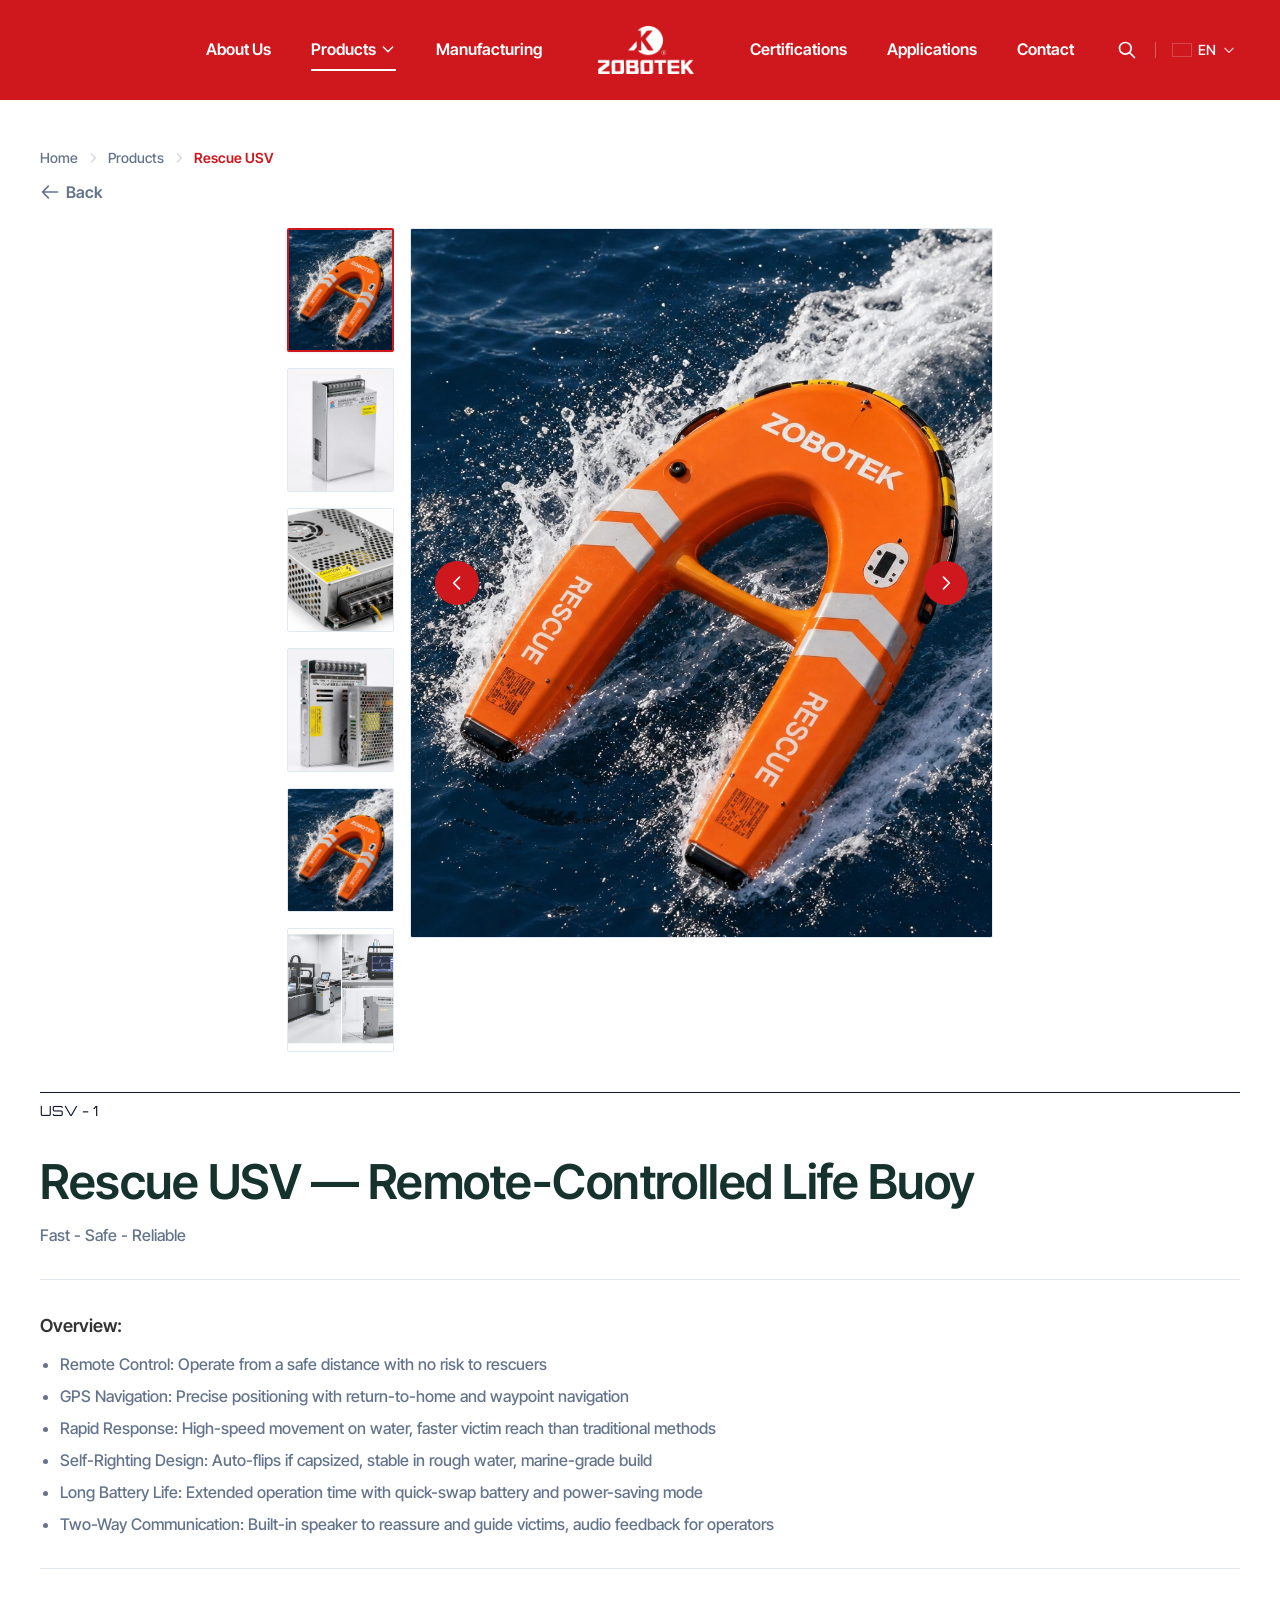
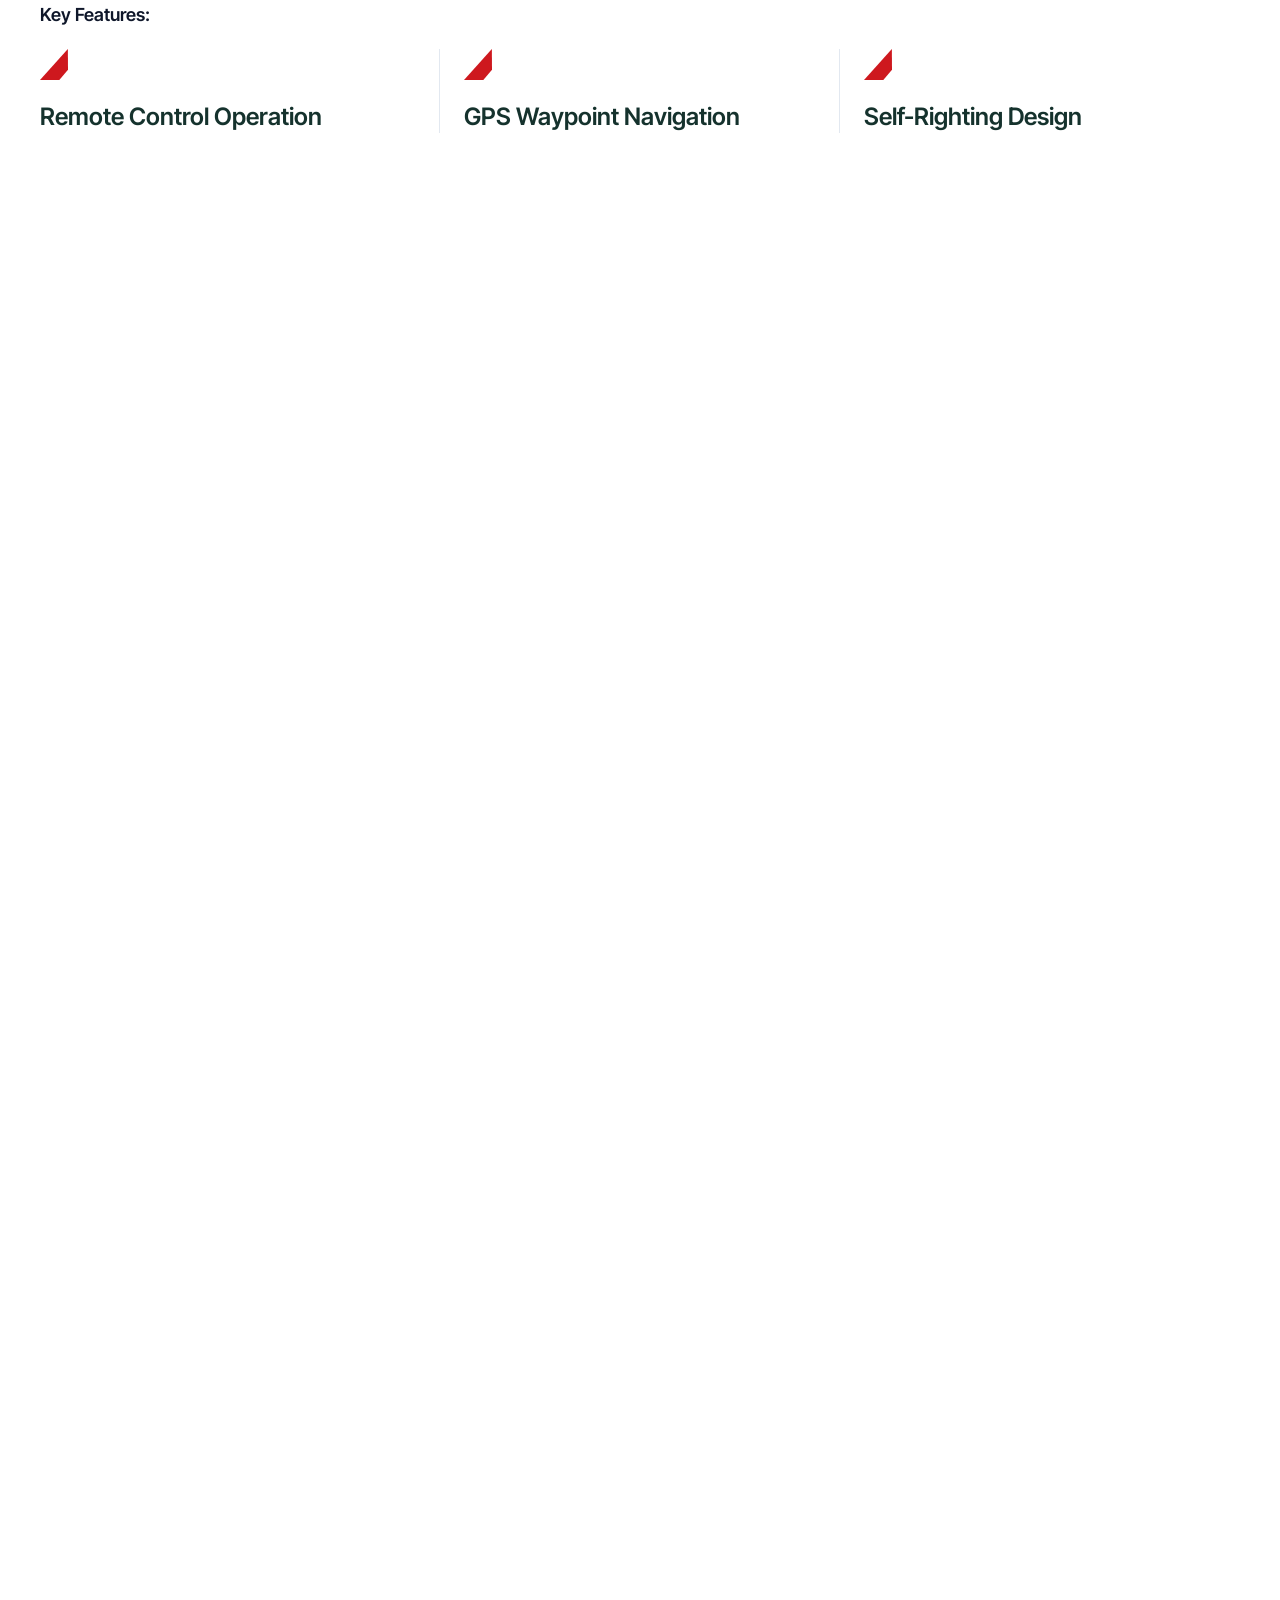
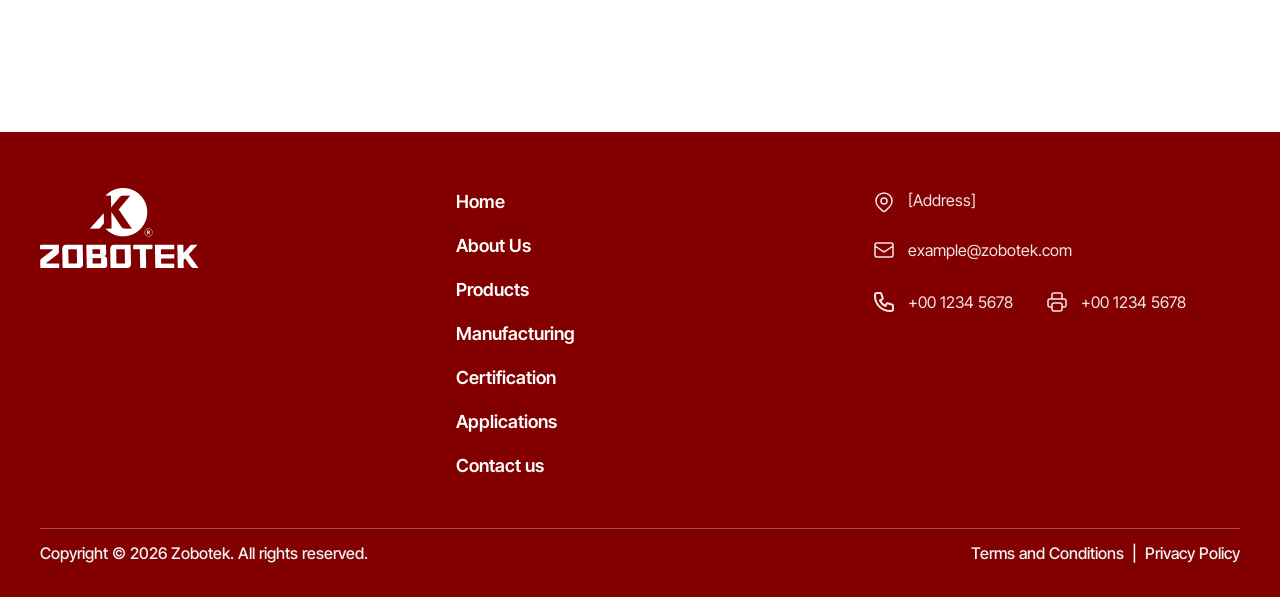
<file: product-detail-usv.html>
<!doctype html>
<html lang="en">
  <head>
    <meta charset="UTF-8" />
    <meta name="viewport" content="width=device-width, initial-scale=1.0" />
    <title>Rescue USV — Remote-Controlled Life Buoy | Zobotek</title>
    <meta
      name="description"
      content="Zobotek Rescue USV: Remote-controlled life buoy with GPS navigation, self-righting design and IP67 marine-grade protection. Fast, safe, and reliable water rescue."
    />
    <link rel="stylesheet" href="assets/css/vendor/swiper-bundle.min.css" />
    <link rel="stylesheet" href="assets/css/vendor/fancybox.css" />
    <link rel="stylesheet" href="assets/css/vendor/aos.css" />
    <link rel="stylesheet" href="assets/css/style.css" />
    <script defer src="assets/js/vendor/swiper-bundle.min.js"></script>
    <script defer src="assets/js/vendor/fancybox.umd.js"></script>
    <script defer src="assets/js/vendor/aos.min.js"></script>
    <script defer src="assets/js/main.js"></script>
  </head>
  <body
    class="font-sans text-gray-900 bg-white antialiased selection:bg-primary selection:text-white"
  >
    <!-- Header (Solid variant) -->
    <header class="header--solid bg-primary">
      <div class="container flex items-center justify-between h-full">
        <div class="flex-1 min-w-0 flex items-center justify-start">
          <a
            href="index.html"
            class="lg:hidden flex items-center"
            aria-label="Zobotek Homepage"
          >
            <img src="assets/images/logo-header.png" alt="Zobotek Logo" />
          </a>
        </div>
        <nav
          class="hidden lg:flex items-center justify-center gap-6 xl:gap-10 2xl:gap-18 shrink-0"
        >
          <a href="about.html" class="nav-link">About Us</a>
          <div class="relative group">
            <a
              href="power-supplies.html"
              class="nav-link is-active flex items-center gap-1"
            >
              <span>Products</span>
              <svg
                class="w-4 h-4 transition-transform group-hover:rotate-180"
                fill="none"
                stroke="currentColor"
                viewBox="0 0 24 24"
              >
                <path
                  stroke-linecap="round"
                  stroke-linejoin="round"
                  stroke-width="2"
                  d="M19 9l-7 7-7-7"
                />
              </svg>
            </a>
            <div
              class="absolute left-0 top-full pt-2 hidden group-hover:block w-52 z-50"
            >
              <div class="dropdown-menu">
                <a href="power-supplies.html" class="dropdown-item"
                  >Power Supplies</a
                >
                <a
                  href="usv.html"
                  class="dropdown-item text-primary font-semibold"
                  >USV Innovations</a
                >
              </div>
            </div>
          </div>
          <a href="manufacturing.html" class="nav-link">Manufacturing</a>
          <a
            href="index.html"
            class="flex items-center px-2 xl:px-4 group focus:outline-none shrink-0"
            aria-label="Zobotek Homepage"
          >
            <div
              class="relative h-10 xl:h-12 2xl:h-14 w-auto flex items-center"
            >
              <img
                src="assets/images/logo-header.png"
                alt="Zobotek Logo"
                class="h-full w-auto"
              />
            </div>
          </a>
          <a href="certifications.html" class="nav-link">Certifications</a>
          <a href="applications.html" class="nav-link">Applications</a>
          <a href="contact.html" class="nav-link">Contact</a>
        </nav>
        <div
          class="flex-1 min-w-0 flex items-center justify-end gap-2 sm:gap-3"
        >
          <div class="flex items-center gap-2 sm:gap-3 text-white relative">
            <div class="relative hidden sm:block">
              <button
                type="button"
                id="search-btn"
                class="p-1.5 header-action-btn"
                aria-label="Search"
              >
                <svg
                  class="w-5 h-5"
                  fill="none"
                  stroke="currentColor"
                  viewBox="0 0 24 24"
                >
                  <path
                    stroke-linecap="round"
                    stroke-linejoin="round"
                    stroke-width="2"
                    d="M21 21l-6-6m2-5a7 7 0 11-14 0 7 7 0 0114 0z"
                  />
                </svg>
              </button>
            </div>
            <div
              class="hidden sm:block h-4 w-px bg-white/30"
              aria-hidden="true"
            ></div>
            <div class="relative">
              <button
                type="button"
                id="lang-btn"
                class="flex items-center gap-1.5 p-1 header-action-btn text-sm font-medium"
              >
                <span
                  class="flag-icon"
                  style="
                    background-image: url(&quot;https://flagcdn.com/w40/us.png&quot;);
                  "
                ></span>
                <span id="current-lang">EN</span>
                <svg
                  class="w-3.5 h-3.5 text-white/80"
                  fill="none"
                  stroke="currentColor"
                  viewBox="0 0 24 24"
                >
                  <path
                    stroke-linecap="round"
                    stroke-linejoin="round"
                    stroke-width="2"
                    d="M19 9l-7 7-7-7"
                  />
                </svg>
              </button>
              <div
                id="lang-dropdown"
                class="absolute right-0 top-full mt-2 hidden w-32 dropdown-menu py-1 z-50"
              >
                <a
                  href="#"
                  class="dropdown-item flex items-center gap-2 lang-option"
                  data-lang="EN"
                >
                  <span
                    class="flag-icon"
                    style="
                      background-image: url(&quot;https://flagcdn.com/w40/us.png&quot;);
                    "
                  ></span
                  >English
                </a>
                <a
                  href="#"
                  class="dropdown-item flex items-center gap-2 lang-option"
                  data-lang="VN"
                >
                  <span
                    class="flag-icon"
                    style="
                      background-image: url(&quot;https://flagcdn.com/w40/vn.png&quot;);
                    "
                  ></span
                  >Tiếng Việt
                </a>
              </div>
            </div>
            <button
              type="button"
              id="mobile-menu-toggle"
              class="lg:hidden p-2 text-white hover:text-white/80 transition-colors focus:outline-none"
              aria-label="Toggle Navigation Menu"
            >
              <svg
                class="w-6 h-6"
                fill="none"
                stroke="currentColor"
                viewBox="0 0 24 24"
              >
                <path
                  stroke-linecap="round"
                  stroke-linejoin="round"
                  stroke-width="2"
                  d="M4 6h16M4 12h16M4 18h16"
                />
              </svg>
            </button>
          </div>
        </div>
      </div>
    </header>

    <!-- Mobile Menu -->
    <div
      id="mobile-menu"
      class="fixed inset-0 bg-black/60 backdrop-blur-sm z-50 hidden flex-col justify-between"
    >
      <div
        class="bg-gray-900 w-4/5 max-w-sm h-full flex flex-col p-6 overflow-y-auto"
      >
        <div
          class="flex items-center justify-between pb-6 border-b border-gray-800"
        >
          <a href="index.html" class="flex items-center">
            <img
              src="assets/images/logo-header.png"
              alt="Zobotek Logo"
              class="h-8 w-auto"
            />
          </a>
          <button
            type="button"
            id="mobile-menu-close"
            class="text-gray-400 hover:text-white p-2"
            aria-label="Close menu"
          >
            <svg
              class="w-6 h-6"
              fill="none"
              stroke="currentColor"
              viewBox="0 0 24 24"
            >
              <path
                stroke-linecap="round"
                stroke-linejoin="round"
                stroke-width="2"
                d="M6 18L18 6M6 6l12 12"
              />
            </svg>
          </button>
        </div>
        <nav class="flex flex-col gap-4 py-6">
          <a
            href="about.html"
            class="mobile-nav-link text-lg font-medium text-white hover:text-primary transition-colors"
            >About Us</a
          >
          <a
            href="usv.html"
            class="mobile-nav-link text-lg font-medium text-primary"
            >Products</a
          >
          <a
            href="manufacturing.html"
            class="mobile-nav-link text-lg font-medium text-white hover:text-primary transition-colors"
            >Manufacturing</a
          >
          <a
            href="certifications.html"
            class="mobile-nav-link text-lg font-medium text-white hover:text-primary transition-colors"
            >Certifications</a
          >
          <a
            href="applications.html"
            class="mobile-nav-link text-lg font-medium text-white hover:text-primary transition-colors"
            >Applications</a
          >
          <a
            href="contact.html"
            class="mobile-nav-link text-lg font-medium text-white hover:text-primary transition-colors"
            >Contact</a
          >
        </nav>
      </div>
    </div>

    <main>
      <!-- Back Link -->
      <div class="pt-25 bg-white">
        <div class="container py-6"></div>
      </div>

      <!-- Product Details Section -->
      <section class="bg-white pb-8 sm:pb-12 lg:pb-18">
        <div class="container">
          <!-- Desktop Back Button (Figma node 95:3652 — PRODUCTS DETAILS: USV) -->
          <a
            href="javascript:history.back()"
            class="hidden 2xl:inline-flex items-center gap-2 text-base font-semibold text-gray-500 hover:text-primary transition-colors mb-6 w-fit"
          >
            <svg
              class="w-6 h-6 shrink-0"
              fill="none"
              stroke="currentColor"
              viewBox="0 0 24 24"
            >
              <path
                stroke-linecap="round"
                stroke-linejoin="round"
                stroke-width="2"
                d="M10 19l-7-7m0 0l7-7m-7 7h18"
              />
            </svg>
            <span>Back</span>
          </a>

          <!-- Mobile Navigation Helper (Figma node 95:5287 — usv-product-details-mobile) -->
          <div class="flex flex-col gap-3 mb-4 sm:mb-6 2xl:hidden">
            <nav
              class="flex flex-wrap items-center gap-2 text-xs sm:text-sm font-medium text-gray-500"
              aria-label="Breadcrumb"
            >
              <a href="index.html" class="hover:text-primary transition-colors"
                >Home</a
              >
              <svg
                class="w-3.5 h-3.5 opacity-30 shrink-0"
                fill="none"
                stroke="currentColor"
                viewBox="0 0 24 24"
              >
                <path
                  stroke-linecap="round"
                  stroke-linejoin="round"
                  stroke-width="2"
                  d="M9 5l7 7-7 7"
                />
              </svg>
              <a href="usv.html" class="hover:text-primary transition-colors"
                >Products</a
              >
              <svg
                class="w-3.5 h-3.5 opacity-30 shrink-0"
                fill="none"
                stroke="currentColor"
                viewBox="0 0 24 24"
              >
                <path
                  stroke-linecap="round"
                  stroke-linejoin="round"
                  stroke-width="2"
                  d="M9 5l7 7-7 7"
                />
              </svg>
              <span class="text-primary  font-semibold truncate"
                >Rescue USV</span
              >
            </nav>
            <a
              href="javascript:history.back()"
              class="inline-flex items-center gap-1.5 text-base font-semibold text-gray-500 hover:text-primary transition-colors w-fit"
            >
              <svg
                class="w-5 h-5 shrink-0"
                fill="none"
                stroke="currentColor"
                viewBox="0 0 24 24"
              >
                <path
                  stroke-linecap="round"
                  stroke-linejoin="round"
                  stroke-width="2"
                  d="M10 19l-7-7m0 0l7-7m-7 7h18"
                />
              </svg>
              <span>Back</span>
            </a>
          </div>

          <div class="product-detail-layout">
            <!-- Left: Thumbnail List + Main Image Gallery with Fancybox -->
            <div
              class="flex flex-col-reverse md:flex-row gap-4 2xl:gap-10 items-center md:items-start justify-center 2xl:justify-start w-full 2xl:w-auto shrink-0"
            >
              <!-- Thumbnails Column -->
              <div
                class="flex flex-row md:flex-col gap-3 md:gap-4 overflow-x-auto max-w-full md:max-w-none shrink-0 py-1 md:py-0"
                id="product-thumbnails"
              >
                <button
                  type="button"
                  class="thumbnail-btn thumbnail-btn--active"
                  data-type="image"
                  data-src="assets/images/usv-product-main.png"
                  data-caption="Rescue USV — Remote-Controlled Life Buoy - Image 1"
                  aria-label="View thumbnail 1"
                  aria-current="true"
                >
                  <img
                    src="assets/images/usv-product-main.png"
                    alt="USV thumbnail 1"
                    class="thumbnail-btn__img"
                  />
                </button>
                <button
                  type="button"
                  class="thumbnail-btn thumbnail-btn--inactive"
                  data-type="image"
                  data-src="assets/images/usv-product-1.png"
                  data-caption="Rescue USV — Remote-Controlled Life Buoy - Image 2"
                  aria-label="View thumbnail 2"
                  aria-current="false"
                >
                  <img
                    src="assets/images/usv-product-1.png"
                    alt="USV thumbnail 2"
                    class="thumbnail-btn__img"
                  />
                </button>
                <button
                  type="button"
                  class="thumbnail-btn thumbnail-btn--inactive"
                  data-type="image"
                  data-src="assets/images/usv-product-2.png"
                  data-caption="Rescue USV — Remote-Controlled Life Buoy - Image 3"
                  aria-label="View thumbnail 3"
                  aria-current="false"
                >
                  <img
                    src="assets/images/usv-product-2.png"
                    alt="USV thumbnail 3"
                    class="thumbnail-btn__img"
                  />
                </button>
                <button
                  type="button"
                  class="thumbnail-btn thumbnail-btn--inactive"
                  data-type="image"
                  data-src="assets/images/usv-product-3.png"
                  data-caption="Rescue USV — Remote-Controlled Life Buoy - Image 4"
                  aria-label="View thumbnail 4"
                  aria-current="false"
                >
                  <img
                    src="assets/images/usv-product-3.png"
                    alt="USV thumbnail 4"
                    class="thumbnail-btn__img"
                  />
                </button>
                <button
                  type="button"
                  class="thumbnail-btn thumbnail-btn--inactive"
                  data-type="image"
                  data-src="assets/images/usv-product-main.png"
                  data-caption="Rescue USV — Remote-Controlled Life Buoy - Image 5"
                  aria-label="View thumbnail 5"
                  aria-current="false"
                >
                  <img
                    src="assets/images/usv-product-main.png"
                    alt="USV thumbnail 5"
                    class="thumbnail-btn__img"
                  />
                </button>
                <button
                  type="button"
                  class="thumbnail-btn thumbnail-btn--inactive"
                  data-type="video"
                  data-src="assets/video/sunset_cloud_mountain.mp4"
                  data-poster="assets/images/product-ps1.png"
                  data-caption="Rescue USV product demonstration video"
                  aria-label="View Rescue USV product demonstration video"
                  aria-current="false"
                >
                  <img
                    src="assets/images/product-ps1.png"
                    alt="Poster for the Rescue USV product demonstration video"
                    class="thumbnail-btn__img"
                  />
                </button>
              </div>

              <!-- Main Image Preview with Fancybox Gallery modal -->
              <div class="gallery-viewport group">
                <a
                  href="assets/images/usv-product-main.png"
                  id="main-product-link"
                  class="gallery-viewport__link cursor-pointer"
                >
                  <img
                    id="main-product-img"
                    src="assets/images/usv-product-main.png"
                    alt="Rescue USV — Remote-Controlled Life Buoy"
                    class="gallery-viewport__img group-hover:scale-105"
                  />
                </a>

                <!-- Navigation Arrows -->
                <div
                  class="absolute inset-x-2 sm:inset-x-6 top-1/2 -translate-y-1/2 flex justify-between items-center pointer-events-none z-10"
                >
                  <button
                    type="button"
                    id="prev-img-btn"
                    class="bg-primary text-white p-2.5 sm:p-3 rounded-full pointer-events-auto hover:bg-red-700 transition-colors shadow-md flex items-center justify-center"
                    aria-label="Previous media"
                  >
                    <svg
                      class="w-5 h-5"
                      fill="none"
                      stroke="currentColor"
                      viewBox="0 0 24 24"
                    >
                      <path
                        stroke-linecap="round"
                        stroke-linejoin="round"
                        stroke-width="2"
                        d="M15 19l-7-7 7-7"
                      />
                    </svg>
                  </button>
                  <button
                    type="button"
                    id="next-img-btn"
                    class="bg-primary text-white p-2.5 sm:p-3 rounded-full pointer-events-auto hover:bg-red-700 transition-colors shadow-md flex items-center justify-center"
                    aria-label="Next media"
                  >
                    <svg
                      class="w-5 h-5"
                      fill="none"
                      stroke="currentColor"
                      viewBox="0 0 24 24"
                    >
                      <path
                        stroke-linecap="round"
                        stroke-linejoin="round"
                        stroke-width="2"
                        d="M9 5l7 7-7 7"
                      />
                    </svg>
                  </button>
                </div>
              </div>
            </div>

            <!-- Right: Product Information Column (product-info-block) -->
            <div class="flex flex-col gap-6 sm:gap-8 w-full 2xl:max-w-231.5">
              <!-- SKU Row -->
              <div class="flex flex-col gap-2 w-full">
                <div class="border-t border-gray-900 w-full"></div>
                <p class="product-sku">USV - 1</p>
              </div>

              <!-- Product Details Header Block -->
              <div class="flex flex-col gap-4 sm:gap-6 w-full">
                <!-- Breadcrumb (Desktop only — PRODUCTS DETAILS: USV node 95:3741) -->
                <nav
                  class="hidden 2xl:flex flex-wrap items-center gap-2 text-base font-medium text-gray-500"
                  aria-label="Breadcrumb"
                >
                  <a
                    href="index.html"
                    class="hover:text-primary transition-colors"
                    >Home</a
                  >
                  <svg
                    class="w-4 h-4 opacity-30 shrink-0"
                    fill="none"
                    stroke="currentColor"
                    viewBox="0 0 24 24"
                  >
                    <path
                      stroke-linecap="round"
                      stroke-linejoin="round"
                      stroke-width="2"
                      d="M9 5l7 7-7 7"
                    />
                  </svg>
                  <a
                    href="usv.html"
                    class="hover:text-primary transition-colors"
                    >Products</a
                  >
                  <svg
                    class="w-4 h-4 opacity-30 shrink-0"
                    fill="none"
                    stroke="currentColor"
                    viewBox="0 0 24 24"
                  >
                    <path
                      stroke-linecap="round"
                      stroke-linejoin="round"
                      stroke-width="2"
                      d="M9 5l7 7-7 7"
                    />
                  </svg>
                  <span class="text-primary 2xl:text-green-90 font-semibold">Rescue USV</span>
                </nav>

                <!-- Product Title + Subtitle -->
                <div class="flex flex-col gap-3 w-full">
                  <h1 class="heading-h1 text-green-90">
                    Rescue USV — Remote-Controlled Life Buoy
                  </h1>
                  <p class="text-base font-medium text-gray-500 leading-6">
                    Fast - Safe - Reliable
                  </p>
                </div>
              </div>

              <!-- Divider 1 -->
              <div class="border-t border-gray-200 w-full"></div>

              <!-- Overview Bullet List -->
              <div class="flex flex-col gap-3 w-full">
                <h2 class="font-semibold text-lg text-body-text leading-7">
                  Overview:
                </h2>
                <ul class="list-disc pl-5 flex flex-col gap-2 text-base font-medium text-gray-500 leading-6">
                  <li>
                    Remote Control: Operate from a safe distance with no risk to rescuers
                  </li>
                  <li>
                    GPS Navigation: Precise positioning with return-to-home and waypoint navigation
                  </li>
                  <li>
                    Rapid Response: High-speed movement on water, faster victim reach than traditional methods
                  </li>
                  <li>
                    Self-Righting Design: Auto-flips if capsized, stable in rough water, marine-grade build
                  </li>
                  <li>
                    Long Battery Life: Extended operation time with quick-swap battery and power-saving mode
                  </li>
                  <li>
                    Two-Way Communication: Built-in speaker to reassure and guide victims, audio feedback for operators
                  </li>
                </ul>
              </div>

              <!-- Divider 2 -->
              <div class="border-t border-gray-200 w-full"></div>

              <!-- Key Features Grid -->
              <div class="flex flex-col gap-5 w-full">
                <h2 class="font-semibold text-lg text-gray-900 leading-7">
                  Key Features:
                </h2>
                <div
                  class="grid grid-cols-1 sm:grid-cols-3 gap-6 sm:gap-0 divide-y sm:divide-y-0 sm:divide-x divide-gray-200 items-start"
                >
                  <!-- Feature 1 -->
                  <div
                    class="flex flex-col gap-5 items-start sm:pr-6 pt-4 sm:pt-0"
                  >
                    <svg
                      class="w-7 h-8 shrink-0 text-primary"
                      viewBox="0 0 28 32"
                      fill="none"
                    >
                      <path
                        d="M19.2973 31.0895L28 20.6843L27.8423 0L0 31.0895H19.2973Z"
                        fill="currentColor"
                      />
                    </svg>
                    <h3 class="font-semibold text-2xl leading-8 text-green-90">
                      Remote Control Operation
                    </h3>
                  </div>
                  <!-- Feature 2 -->
                  <div
                    class="flex flex-col gap-5 items-start sm:px-6 pt-4 sm:pt-0"
                  >
                    <svg
                      class="w-7 h-8 shrink-0"
                      viewBox="0 0 28 32"
                      fill="none"
                    >
                      <path
                        d="M19.2973 31.0895L28 20.6843L27.8423 0L0 31.0895H19.2973Z"
                        fill="var(--color-primary)"
                      />
                    </svg>
                    <h3 class="font-semibold text-2xl leading-8 text-green-90">
                      GPS Waypoint Navigation
                    </h3>
                  </div>
                  <!-- Feature 3 -->
                  <div
                    class="flex flex-col gap-5 items-start sm:pl-6 pt-4 sm:pt-0"
                  >
                    <svg
                      class="w-7 h-8 shrink-0"
                      viewBox="0 0 28 32"
                      fill="none"
                    >
                      <path
                        d="M19.2973 31.0895L28 20.6843L27.8423 0L0 31.0895H19.2973Z"
                        fill="var(--color-primary)"
                      />
                    </svg>
                    <h3 class="font-semibold text-2xl leading-8 text-green-90">
                      Self-Righting Design
                    </h3>
                  </div>
                </div>
              </div>
            </div>
          </div>
        </div>
      </section>

      <!-- Advantages + Technical Specs Section -->
      <section class="pb-12 lg:pb-18 bg-white">
        <div class="container">
          <div
            class="grid grid-cols-1 lg:grid-cols-2 gap-18 items-start"
            data-aos="fade-up"
          >
            <!-- Left: Advantages -->
            <div class="flex flex-col gap-10">
              <!-- Section Header -->
              <div class="flex flex-col gap-4 sm:gap-5 items-start sm:items-center text-left sm:text-center">
                <span class="badge-tag">ADVANTAGES</span>
                <h2 class="text-2xl sm:heading-h3 font-semibold text-gray-900 sm:text-section-heading leading-8 sm:leading-[40px]">
                  <span class="sm:hidden">Advantages Over Traditional Rescue</span>
                  <span class="hidden sm:inline">Advantages over traditional rescue methods</span>
                </h2>
              </div>
              <!-- Advantage Items -->
              <ul class="flex flex-col gap-2.5 sm:gap-6">
                <!-- Item 1 (Active by default) -->
                <li
                  class="advantage-item is-active rounded-lg border border-gray-200 sm:border-red-200 bg-white p-3.5 sm:p-6 transition-all duration-300 hover:sm:border-red-400"
                >
                  <button
                    type="button"
                    class="advantage-toggle flex w-full items-center justify-between gap-3 sm:gap-4 text-left focus:outline-none cursor-pointer"
                    aria-expanded="true"
                  >
                    <div class="flex items-center gap-3 sm:gap-4 w-full">
                      <!-- Mobile Check Icon -->
                      <div class="bg-[#ebf7ed] p-1 rounded-full flex items-center justify-center shrink-0 sm:hidden">
                        <svg class="w-3.5 h-3.5 text-[#249F58]" viewBox="0 0 14 14" fill="none">
                          <path d="M11.6664 3.5L5.25036 9.9162L2.33398 6.99975" stroke="currentColor" stroke-width="2" stroke-linecap="round" stroke-linejoin="round"/>
                        </svg>
                      </div>
                      <span
                        class="advantage-title text-sm sm:text-lg font-medium text-gray-900 sm:text-body-dark leading-snug sm:leading-7 flex-1"
                      >
                        Speed: Reaches victims faster than rescue swimmers
                      </span>
                    </div>
                  </button>
                  <div class="advantage-content-wrapper">
                    <div class="advantage-content-inner">
                      <div
                        class="pt-4 mt-4 border-t border-red-100 text-sm sm:text-base font-normal text-gray-600 leading-relaxed"
                      >
                        Deploys rapidly from shore or vessel, navigating water
                        currents at speeds up to 15–20 knots to reach distressed
                        swimmers in seconds.
                      </div>
                    </div>
                  </div>
                </li>

                <!-- Item 2 -->
                <li
                  class="advantage-item rounded-lg border border-gray-200 sm:border-red-200 bg-white p-3.5 sm:p-6 transition-all duration-300 hover:sm:border-red-400"
                >
                  <button
                    type="button"
                    class="advantage-toggle flex w-full items-center justify-between gap-3 sm:gap-4 text-left focus:outline-none cursor-pointer"
                    aria-expanded="false"
                  >
                    <div class="flex items-center gap-3 sm:gap-4 w-full">
                      <!-- Mobile Check Icon -->
                      <div class="bg-[#ebf7ed] p-1 rounded-full flex items-center justify-center shrink-0 sm:hidden">
                        <svg class="w-3.5 h-3.5 text-[#249F58]" viewBox="0 0 14 14" fill="none">
                          <path d="M11.6664 3.5L5.25036 9.9162L2.33398 6.99975" stroke="currentColor" stroke-width="2" stroke-linecap="round" stroke-linejoin="round"/>
                        </svg>
                      </div>
                      <span
                        class="advantage-title text-sm sm:text-lg font-medium text-gray-900 sm:text-body-dark leading-snug sm:leading-7 flex-1"
                      >
                        Safety: No risk to rescue personnel
                      </span>
                    </div>
                  </button>
                  <div class="advantage-content-wrapper">
                    <div class="advantage-content-inner">
                      <div
                        class="pt-4 mt-4 border-t border-red-100 text-sm sm:text-base font-normal text-gray-600 leading-relaxed"
                      >
                        Protects human rescuers by executing hazardous water
                        rescue operations, handling rough seas and turbulent
                        currents remotely.
                      </div>
                    </div>
                  </div>
                </li>

                <!-- Item 3 -->
                <li
                  class="advantage-item rounded-lg border border-gray-200 sm:border-red-200 bg-white p-3.5 sm:p-6 transition-all duration-300 hover:sm:border-red-400"
                >
                  <button
                    type="button"
                    class="advantage-toggle flex w-full items-center justify-between gap-3 sm:gap-4 text-left focus:outline-none cursor-pointer"
                    aria-expanded="false"
                  >
                    <div class="flex items-center gap-3 sm:gap-4 w-full">
                      <!-- Mobile Check Icon -->
                      <div class="bg-[#ebf7ed] p-1 rounded-full flex items-center justify-center shrink-0 sm:hidden">
                        <svg class="w-3.5 h-3.5 text-[#249F58]" viewBox="0 0 14 14" fill="none">
                          <path d="M11.6664 3.5L5.25036 9.9162L2.33398 6.99975" stroke="currentColor" stroke-width="2" stroke-linecap="round" stroke-linejoin="round"/>
                        </svg>
                      </div>
                      <span
                        class="advantage-title text-sm sm:text-lg font-medium text-gray-900 sm:text-body-dark leading-snug sm:leading-7 flex-1"
                      >
                        <span class="sm:hidden">Efficiency: Operates in rough or dangerous waters</span>
                        <span class="hidden sm:inline">Efficiency: Can operate in conditions too dangerous for rescuers</span>
                      </span>
                    </div>
                  </button>
                  <div class="advantage-content-wrapper">
                    <div class="advantage-content-inner">
                      <div
                        class="pt-4 mt-4 border-t border-red-100 text-sm sm:text-base font-normal text-gray-600 leading-relaxed"
                      >
                        Operates reliably through storm conditions, high waves,
                        flood waters, and low-visibility night environments
                        without fatigue.
                      </div>
                    </div>
                  </div>
                </li>

                <!-- Item 4 -->
                <li
                  class="advantage-item rounded-lg border border-gray-200 sm:border-red-200 bg-white p-3.5 sm:p-6 transition-all duration-300 hover:sm:border-red-400"
                >
                  <button
                    type="button"
                    class="advantage-toggle flex w-full items-center justify-between gap-3 sm:gap-4 text-left focus:outline-none cursor-pointer"
                    aria-expanded="false"
                  >
                    <div class="flex items-center gap-3 sm:gap-4 w-full">
                      <!-- Mobile Check Icon -->
                      <div class="bg-[#ebf7ed] p-1 rounded-full flex items-center justify-center shrink-0 sm:hidden">
                        <svg class="w-3.5 h-3.5 text-[#249F58]" viewBox="0 0 14 14" fill="none">
                          <path d="M11.6664 3.5L5.25036 9.9162L2.33398 6.99975" stroke="currentColor" stroke-width="2" stroke-linecap="round" stroke-linejoin="round"/>
                        </svg>
                      </div>
                      <span
                        class="advantage-title text-sm sm:text-lg font-medium text-gray-900 sm:text-body-dark leading-snug sm:leading-7 flex-1"
                      >
                        Precision: GPS positioning to exact location
                      </span>
                    </div>
                  </button>
                  <div class="advantage-content-wrapper">
                    <div class="advantage-content-inner">
                      <div
                        class="pt-4 mt-4 border-t border-red-100 text-sm sm:text-base font-normal text-gray-600 leading-relaxed"
                      >
                        Integrates high-precision GPS positioning and auto-hover
                        technology to navigate straight to coordinates and stay
                        in position.
                      </div>
                    </div>
                  </div>
                </li>

                <!-- Item 5 -->
                <li
                  class="advantage-item rounded-lg border border-gray-200 sm:border-red-200 bg-white p-3.5 sm:p-6 transition-all duration-300 hover:sm:border-red-400"
                >
                  <button
                    type="button"
                    class="advantage-toggle flex w-full items-center justify-between gap-3 sm:gap-4 text-left focus:outline-none cursor-pointer"
                    aria-expanded="false"
                  >
                    <div class="flex items-center gap-3 sm:gap-4 w-full">
                      <!-- Mobile Check Icon -->
                      <div class="bg-[#ebf7ed] p-1 rounded-full flex items-center justify-center shrink-0 sm:hidden">
                        <svg class="w-3.5 h-3.5 text-[#249F58]" viewBox="0 0 14 14" fill="none">
                          <path d="M11.6664 3.5L5.25036 9.9162L2.33398 6.99975" stroke="currentColor" stroke-width="2" stroke-linecap="round" stroke-linejoin="round"/>
                        </svg>
                      </div>
                      <span
                        class="advantage-title text-sm sm:text-lg font-medium text-gray-900 sm:text-body-dark leading-snug sm:leading-7 flex-1"
                      >
                        Endurance: Operates longer than human swimmers
                      </span>
                    </div>
                  </button>
                  <div class="advantage-content-wrapper">
                    <div class="advantage-content-inner">
                      <div
                        class="pt-4 mt-4 border-t border-red-100 text-sm sm:text-base font-normal text-gray-600 leading-relaxed"
                      >
                        High-capacity lithium battery system delivers continuous
                        operation for extended missions with real-time battery
                        monitoring.
                      </div>
                    </div>
                  </div>
                </li>

                <!-- Item 6 -->
                <li
                  class="advantage-item rounded-lg border border-gray-200 sm:border-red-200 bg-white p-3.5 sm:p-6 transition-all duration-300 hover:sm:border-red-400"
                >
                  <button
                    type="button"
                    class="advantage-toggle flex w-full items-center justify-between gap-3 sm:gap-4 text-left focus:outline-none cursor-pointer"
                    aria-expanded="false"
                  >
                    <div class="flex items-center gap-3 sm:gap-4 w-full">
                      <!-- Mobile Check Icon -->
                      <div class="bg-[#ebf7ed] p-1 rounded-full flex items-center justify-center shrink-0 sm:hidden">
                        <svg class="w-3.5 h-3.5 text-[#249F58]" viewBox="0 0 14 14" fill="none">
                          <path d="M11.6664 3.5L5.25036 9.9162L2.33398 6.99975" stroke="currentColor" stroke-width="2" stroke-linecap="round" stroke-linejoin="round"/>
                        </svg>
                      </div>
                      <span
                        class="advantage-title text-sm sm:text-lg font-medium text-gray-900 sm:text-body-dark leading-snug sm:leading-7 flex-1"
                      >
                        Versatility: Works in various water conditions
                      </span>
                    </div>
                  </button>
                  <div class="advantage-content-wrapper">
                    <div class="advantage-content-inner">
                      <div
                        class="pt-4 mt-4 border-t border-red-100 text-sm sm:text-base font-normal text-gray-600 leading-relaxed"
                      >
                        Adaptable hull design operates in lakes, rivers,
                        reservoirs, coastal waters, and flooded urban rescue
                        scenarios.
                      </div>
                    </div>
                  </div>
                </li>
              </ul>
            </div>

            <!-- Right: Technical Specifications Table -->
            <div class="flex flex-col gap-10">
              <!-- Section Header -->
              <div class="flex flex-col gap-5 items-center text-center">
                <span class="badge-tag">SPECS</span>
                <h2 class="heading-h3 text-gray-900">
                  Technical Specifications
                </h2>
              </div>

              <!-- Tech Specs Table Container — Figma: Tabpanel h-[580px] p-10 overflow-clip -->
              <div
                class="bg-gradient-to-b from-[#eff0f3] to-[#fdfcfd] p-3 sm:p-6 lg:p-10 w-full overflow-hidden"
              >
                <div class="bg-white overflow-hidden">
                  <!-- Header Row (fixed, outside scroll) — Figma: px-8 py-4 bg-table-header -->
                  <div
                    class="bg-table-header flex items-center px-4 sm:px-8 py-3 sm:py-4"
                  >
                    <div
                      class="flex-1 text-white font-semibold text-sm sm:text-base leading-6"
                    >
                      Specification
                    </div>
                    <div
                      class="flex-1 text-white font-semibold text-sm sm:text-base leading-6 pl-3 sm:pl-4"
                    >
                      Description
                    </div>
                  </div>
                  <!-- Data Rows Container — Figma: overflow-y-auto, custom scrollbar (#396bcf thumb) -->
                  <div
                    class="max-h-107 lg:max-h-125 overflow-y-auto custom-table-scrollbar"
                  >
                    <div class="divide-y divide-table-divider">
                      <div class="flex items-center px-4 sm:px-8 h-14 sm:h-16">
                        <div
                          class="flex-1 font-semibold text-sm sm:text-base text-table-text"
                        >
                          Size
                        </div>
                        <div
                          class="flex-1 font-semibold text-sm sm:text-base text-table-text pl-3 sm:pl-4"
                        >
                          Compact, portable design
                        </div>
                      </div>
                      <div class="flex items-center px-4 sm:px-8 h-14 sm:h-16">
                        <div
                          class="flex-1 font-semibold text-sm sm:text-base text-table-text"
                        >
                          Weight
                        </div>
                        <div
                          class="flex-1 font-semibold text-sm sm:text-base text-table-text pl-3 sm:pl-4"
                        >
                          Lightweight, easy to deploy
                        </div>
                      </div>
                      <div class="flex items-center px-4 sm:px-8 h-14 sm:h-16">
                        <div
                          class="flex-1 font-semibold text-sm sm:text-base text-table-text"
                        >
                          Max Speed
                        </div>
                        <div
                          class="flex-1 font-semibold text-sm sm:text-base text-table-text pl-3 sm:pl-4"
                        >
                          High-speed movement on water
                        </div>
                      </div>
                      <div class="flex items-center px-4 sm:px-8 h-14 sm:h-16">
                        <div
                          class="flex-1 font-semibold text-sm sm:text-base text-table-text"
                        >
                          Operating Range
                        </div>
                        <div
                          class="flex-1 font-semibold text-sm sm:text-base text-table-text pl-3 sm:pl-4"
                        >
                          Remote control up to 500m
                        </div>
                      </div>
                      <div class="flex items-center px-4 sm:px-8 h-14 sm:h-16">
                        <div
                          class="flex-1 font-semibold text-sm sm:text-base text-table-text"
                        >
                          Battery Life
                        </div>
                        <div
                          class="flex-1 font-semibold text-sm sm:text-base text-table-text pl-3 sm:pl-4"
                        >
                          30+ minutes continuous operation
                        </div>
                      </div>
                      <div class="flex items-center px-4 sm:px-8 h-14 sm:h-16">
                        <div
                          class="flex-1 font-semibold text-sm sm:text-base text-table-text"
                        >
                          Charging Time
                        </div>
                        <div
                          class="flex-1 font-semibold text-sm sm:text-base text-table-text pl-3 sm:pl-4"
                        >
                          Fast charging
                        </div>
                      </div>
                      <div class="flex items-center px-4 sm:px-8 h-14 sm:h-16">
                        <div
                          class="flex-1 font-semibold text-sm sm:text-base text-table-text"
                        >
                          Control Method
                        </div>
                        <div
                          class="flex-1 font-semibold text-sm sm:text-base text-table-text pl-3 sm:pl-4"
                        >
                          Remote control 2.4GHz + GPS
                        </div>
                      </div>
                      <div class="flex items-center px-4 sm:px-8 h-14 sm:h-16">
                        <div
                          class="flex-1 font-semibold text-sm sm:text-base text-table-text"
                        >
                          Waterproof Rating
                        </div>
                        <div
                          class="flex-1 font-semibold text-sm sm:text-base text-table-text pl-3 sm:pl-4"
                        >
                          IP67 marine grade
                        </div>
                      </div>
                      <div class="flex items-center px-4 sm:px-8 h-14 sm:h-16">
                        <div
                          class="flex-1 font-semibold text-sm sm:text-base text-table-text"
                        >
                          Operating Temperature
                        </div>
                        <div
                          class="flex-1 font-semibold text-sm sm:text-base text-table-text pl-3 sm:pl-4"
                        >
                          -10°C to +50°C
                        </div>
                      </div>
                      <div class="flex items-center px-4 sm:px-8 h-14 sm:h-16">
                        <div
                          class="flex-1 font-semibold text-sm sm:text-base text-table-text"
                        >
                          Buoyancy
                        </div>
                        <div
                          class="flex-1 font-semibold text-sm sm:text-base text-table-text pl-3 sm:pl-4"
                        >
                          Supports multiple people
                        </div>
                      </div>
                      <div class="flex items-center px-4 sm:px-8 h-14 sm:h-16">
                        <div
                          class="flex-1 font-semibold text-sm sm:text-base text-table-text"
                        >
                          Self-balancing
                        </div>
                        <div
                          class="flex-1 font-semibold text-sm sm:text-base text-table-text pl-3 sm:pl-4"
                        >
                          Automatic
                        </div>
                      </div>
                      <div class="flex items-center px-4 sm:px-8 h-14 sm:h-16">
                        <div
                          class="flex-1 font-semibold text-sm sm:text-base text-table-text"
                        >
                          Positioning
                        </div>
                        <div
                          class="flex-1 font-semibold text-sm sm:text-base text-table-text pl-3 sm:pl-4"
                        >
                          GPS + Compass
                        </div>
                      </div>
                    </div>
                  </div>
                </div>
              </div>
            </div>
          </div>
        </div>
      </section>

      <!-- Applications Cards Section -->
      <section class="pb-12 lg:pb-18">
        <div class="container">
          <div class="flex flex-col gap-8 md:gap-12" data-aos="fade-up">
            <!-- Section Header -->
            <div class="flex flex-col gap-3 md:gap-5 w-full items-center md:items-start text-center md:text-left">
              <!-- Badge Tag (Top Row) -->
              <div class="flex justify-center md:justify-start w-full">
                <span class="badge-tag">APPLICATION:</span>
              </div>
              <!-- H2 Title and Prev/Next Buttons Row -->
              <div
                class="flex flex-col md:flex-row md:items-center justify-between gap-6 w-full"
              >
                <h2 class="heading-h3 text-gray-900 text-center md:text-left">
                  Ideal for fast water rescue &amp; emergency operations
                </h2>
                <!-- Desktop Swiper Circular Buttons -->
                <div class="hidden md:flex items-center gap-4 shrink-0">
                  <button
                    type="button"
                    id="app-prev"
                    class="swiper-btn-circle"
                    aria-label="Previous application"
                  >
                    <svg class="w-8 h-8" viewBox="0 0 32 32" fill="none">
                      <path
                        d="M20 24L12 16L20 8"
                        stroke="currentColor"
                        stroke-width="2.5"
                        stroke-linecap="round"
                        stroke-linejoin="round"
                      />
                    </svg>
                  </button>
                  <button
                    type="button"
                    id="app-next"
                    class="swiper-btn-circle"
                    aria-label="Next application"
                  >
                    <svg class="w-8 h-8" viewBox="0 0 32 32" fill="none">
                      <path
                        d="M12 24L20 16L12 8"
                        stroke="currentColor"
                        stroke-width="2.5"
                        stroke-linecap="round"
                        stroke-linejoin="round"
                      />
                    </svg>
                  </button>
                </div>
              </div>
            </div>

            <!-- Applications Swiper -->
            <div class="swiper app-swiper w-full">
              <div class="swiper-wrapper">
                <!-- App Card 1 -->
                <div class="swiper-slide">
                  <div class="flex flex-col gap-4 sm:gap-6 group">
                    <div class="related-product-media">
                      <img
                        src="assets/images/usv-application.png"
                        alt="Beach rescue operations"
                        class="w-full h-full object-cover group-hover:scale-105 transition-transform duration-500"
                      />
                    </div>
                    <h3 class="font-semibold text-lg sm:text-2xl leading-7 sm:leading-8 text-gray-900">
                      Beach Rescue Operations
                    </h3>
                  </div>
                </div>
                <!-- App Card 2 -->
                <div class="swiper-slide">
                  <div class="flex flex-col gap-4 sm:gap-6 group">
                    <div class="related-product-media">
                      <img
                        src="assets/images/usv-product-2.png"
                        alt="Emergency water rescue"
                        class="w-full h-full object-cover group-hover:scale-105 transition-transform duration-500"
                      />
                    </div>
                    <h3 class="font-semibold text-lg sm:text-2xl leading-7 sm:leading-8 text-gray-900">
                      Emergency Water Rescue
                    </h3>
                  </div>
                </div>
                <!-- App Card 3 -->
                <div class="swiper-slide">
                  <div class="flex flex-col gap-4 sm:gap-6 group">
                    <div class="related-product-media">
                      <img
                        src="assets/images/usv-product-3.png"
                        alt="Fire department water rescue"
                        class="w-full h-full object-cover group-hover:scale-105 transition-transform duration-500"
                      />
                    </div>
                    <h3 class="font-semibold text-lg sm:text-2xl leading-7 sm:leading-8 text-gray-900">
                      Fire Department Water Rescue
                    </h3>
                  </div>
                </div>
                <!-- App Card 4 -->
                <div class="swiper-slide">
                  <div class="flex flex-col gap-4 sm:gap-6 group">
                    <div class="related-product-media">
                      <img
                        src="assets/images/usv-product-main.png"
                        alt="Maritime surveillance"
                        class="w-full h-full object-cover group-hover:scale-105 transition-transform duration-500"
                      />
                    </div>
                    <h3 class="font-semibold text-lg sm:text-2xl leading-7 sm:leading-8 text-gray-900">
                      Maritime Surveillance
                    </h3>
                  </div>
                </div>
                <!-- App Card 5 -->
                <div class="swiper-slide">
                  <div class="flex flex-col gap-4 sm:gap-6 group">
                    <div class="related-product-media">
                      <img
                        src="assets/images/usv-product-1.png"
                        alt="Hydrographic survey"
                        class="w-full h-full object-cover group-hover:scale-105 transition-transform duration-500"
                      />
                    </div>
                    <h3 class="font-semibold text-lg sm:text-2xl leading-7 sm:leading-8 text-gray-900">
                      Hydrographic Survey
                    </h3>
                  </div>
                </div>
              </div>
            </div>

            <!-- Mobile Swiper Circular Buttons (Under Images) -->
            <div class="flex md:hidden items-center justify-center gap-4">
              <button
                type="button"
                id="app-prev-mobile"
                class="swiper-btn-circle"
                aria-label="Previous application"
              >
                <svg class="w-8 h-8" viewBox="0 0 32 32" fill="none">
                  <path
                    d="M20 24L12 16L20 8"
                    stroke="currentColor"
                    stroke-width="2.5"
                    stroke-linecap="round"
                    stroke-linejoin="round"
                  />
                </svg>
              </button>
              <button
                type="button"
                id="app-next-mobile"
                class="swiper-btn-circle"
                aria-label="Next application"
              >
                <svg class="w-8 h-8" viewBox="0 0 32 32" fill="none">
                  <path
                    d="M12 24L20 16L12 8"
                    stroke="currentColor"
                    stroke-width="2.5"
                    stroke-linecap="round"
                    stroke-linejoin="round"
                  />
                </svg>
              </button>
            </div>
          </div>
        </div>
      </section>
    </main>

    <!-- Footer -->
    <footer class="bg-footer-bg text-white pt-14 pb-8 overflow-hidden relative">
      <div class="container space-y-12 relative z-10">
        <div class="grid grid-cols-1 lg:grid-cols-12 gap-8 lg:gap-12">
          <div class="lg:col-span-4 space-y-6">
            <a
              href="index.html"
              class="inline-block"
              aria-label="Zobotek Homepage"
            >
              <img
                src="assets/images/logo-footer.png"
                alt="Zobotek Logo"
                class="h-16 sm:h-20 w-auto"
              />
            </a>
          </div>
          <div class="lg:col-span-4">
            <div
              class="flex flex-col gap-4 text-base sm:text-lg font-semibold text-white"
            >
              <a href="index.html" class="footer-link">Home</a>
              <a href="about.html" class="footer-link">About Us</a>
              <a href="power-supplies.html" class="footer-link">Products</a>
              <a href="manufacturing.html" class="footer-link">Manufacturing</a>
              <a href="certifications.html" class="footer-link"
                >Certification</a
              >
              <a href="applications.html" class="footer-link">Applications</a>
              <a href="contact.html" class="footer-link">Contact us</a>
            </div>
          </div>
          <div class="lg:col-span-4 space-y-6 text-base text-white/90">
            <div class="flex items-start gap-3">
              <svg
                class="w-6 h-6 shrink-0 mt-0.5"
                fill="none"
                stroke="currentColor"
                viewBox="0 0 24 24"
              >
                <path
                  stroke-linecap="round"
                  stroke-linejoin="round"
                  stroke-width="1.5"
                  d="M17.657 16.657L13.414 20.9a1.998 1.998 0 01-2.827 0l-4.244-4.243a8 8 0 1111.314 0z"
                />
                <path
                  stroke-linecap="round"
                  stroke-linejoin="round"
                  stroke-width="1.5"
                  d="M15 11a3 3 0 11-6 0 3 3 0 016 0z"
                />
              </svg>
              <span>[Address]</span>
            </div>
            <div class="flex items-center gap-3">
              <svg
                class="w-6 h-6 shrink-0"
                fill="none"
                stroke="currentColor"
                viewBox="0 0 24 24"
              >
                <path
                  stroke-linecap="round"
                  stroke-linejoin="round"
                  stroke-width="1.5"
                  d="M3 8l7.89 5.26a2 2 0 002.22 0L21 8M5 19h14a2 2 0 002-2V7a2 2 0 00-2-2H5a2 2 0 00-2 2v10a2 2 0 002 2z"
                />
              </svg>
              <a href="mailto:example@zobotek.com" class="footer-link"
                >example@zobotek.com</a
              >
            </div>
            <div class="flex flex-wrap items-center gap-8 pt-1">
              <div class="flex items-center gap-3">
                <svg
                  class="w-6 h-6 shrink-0"
                  fill="none"
                  stroke="currentColor"
                  viewBox="0 0 24 24"
                >
                  <path
                    stroke-linecap="round"
                    stroke-linejoin="round"
                    stroke-width="2"
                    d="M3 5a2 2 0 012-2h3.28a1 1 0 01.948.684l1.498 4.493a1 1 0 01-.502 1.21l-2.257 1.13a11.042 11.042 0 005.516 5.516l1.13-2.257a1 1 0 011.21-.502l4.493 1.498a1 1 0 01.684.949V19a2 2 0 01-2 2h-1C9.716 21 3 14.284 3 6V5z"
                  />
                </svg>
                <a href="tel:+0012345678" class="footer-link">+00 1234 5678</a>
              </div>
              <div class="flex items-center gap-3">
                <svg
                  class="w-6 h-6 shrink-0"
                  fill="none"
                  stroke="currentColor"
                  viewBox="0 0 24 24"
                >
                  <path
                    stroke-linecap="round"
                    stroke-linejoin="round"
                    stroke-width="1.5"
                    d="M17 17h2a2 2 0 002-2v-4a2 2 0 00-2-2H5a2 2 0 00-2 2v4a2 2 0 002 2h2m2 4h6a2 2 0 002-2v-4a2 2 0 00-2-2H9a2 2 0 00-2 2v4a2 2 0 002 2zm8-12V5a2 2 0 00-2-2H9a2 2 0 00-2 2v4h10z"
                  />
                </svg>
                <a href="tel:+0012345678" class="footer-link">+00 1234 5678</a>
              </div>
            </div>
          </div>
        </div>
        <div
          class="border-t border-primary-90/30 pt-3 flex flex-col sm:flex-row items-center justify-between gap-4 text-base text-primary-90 font-medium"
        >
          <p>Copyright &copy; 2026 Zobotek. All rights reserved.</p>
          <div class="flex items-center gap-2">
            <a href="#" class="hover:text-white transition-colors"
              >Terms and Conditions</a
            >
            <span class="text-white">|</span>
            <a href="#" class="hover:text-white transition-colors"
              >Privacy Policy</a
            >
          </div>
        </div>
      </div>
    </footer>
  </body>
</html>
</file>
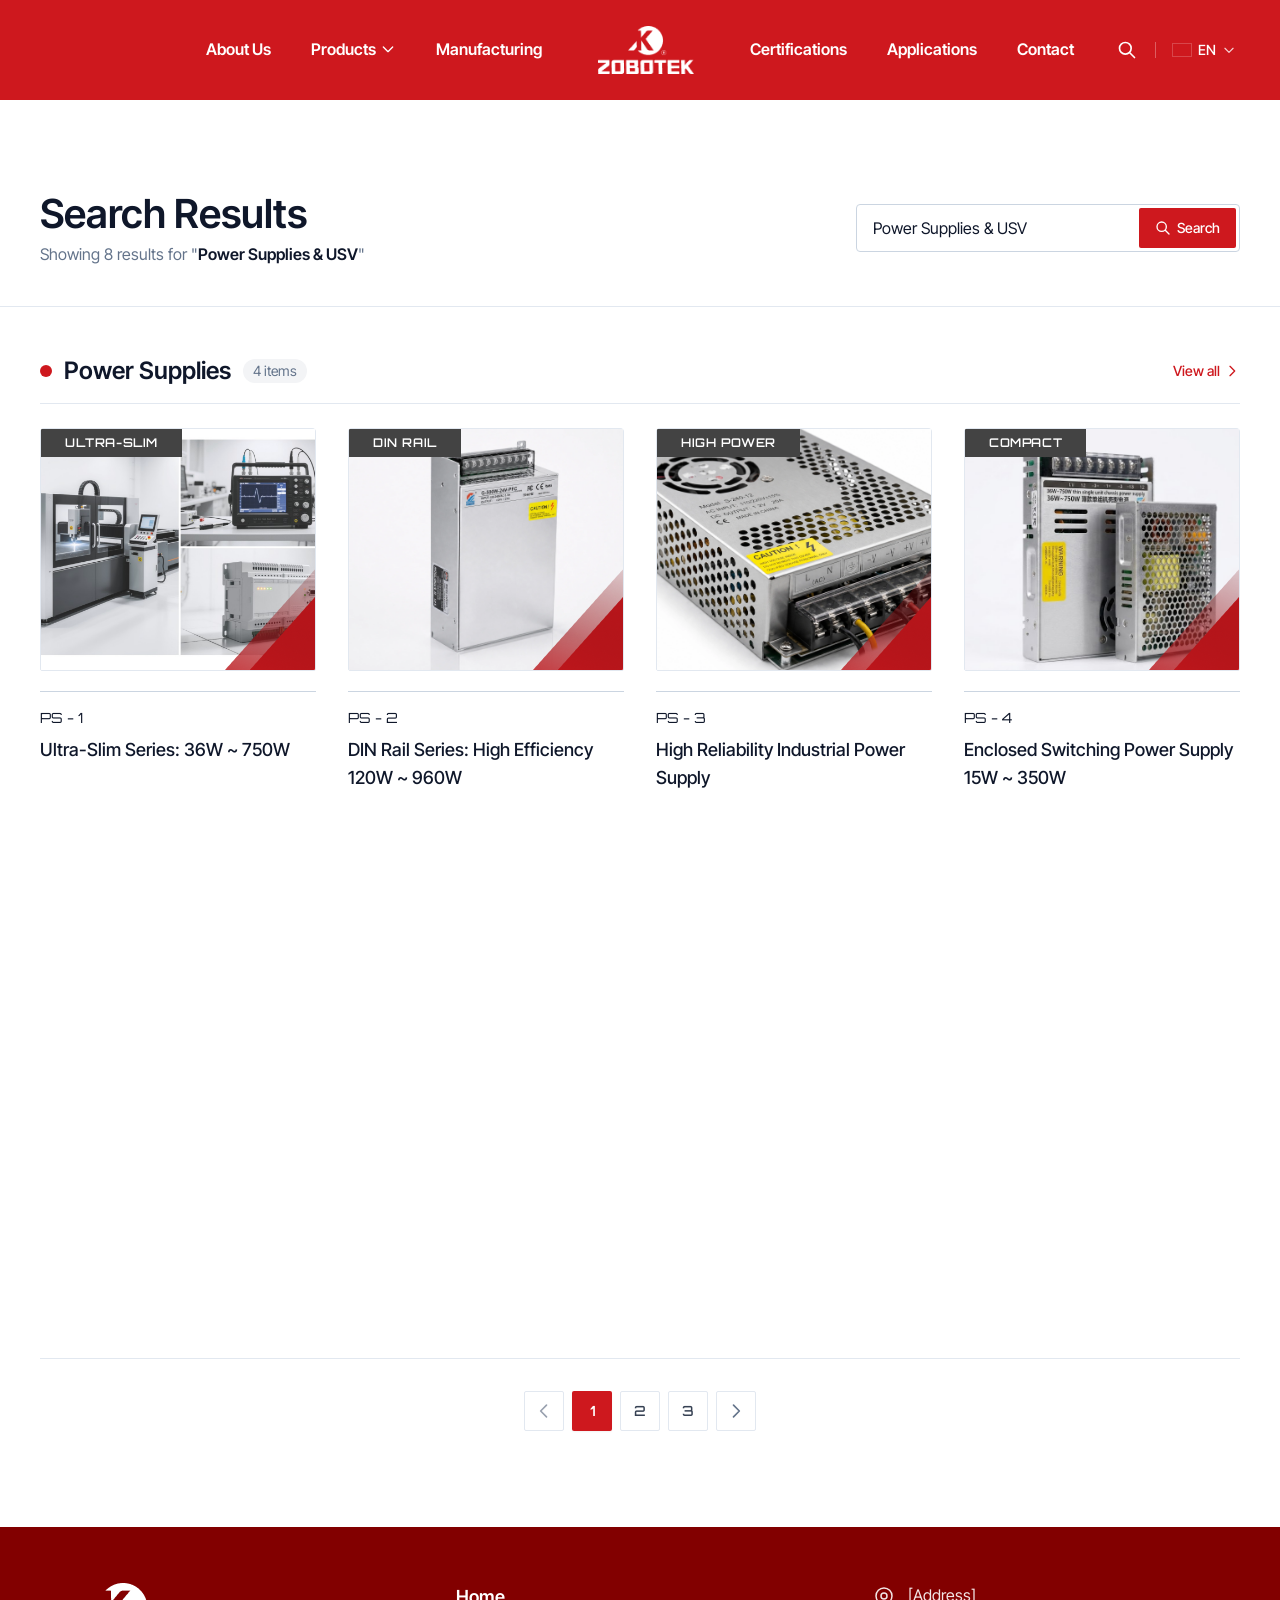
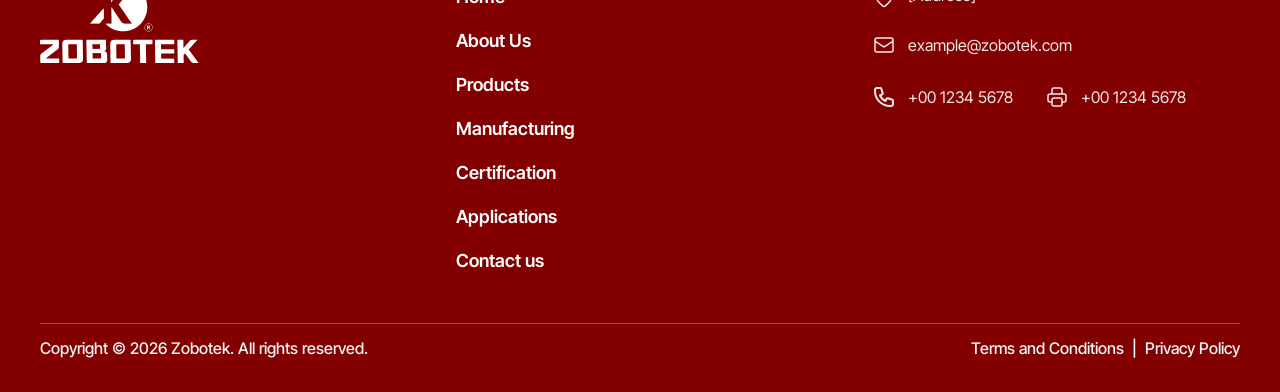
<file: search-results.html>
<!doctype html>
<html lang="en">
  <head>
    <meta charset="UTF-8" />
    <meta name="viewport" content="width=device-width, initial-scale=1.0" />
    <title>Search Results | Zobotek</title>
    <meta
      name="description"
      content="Browse search results for Zobotek products, power supplies, and USV unmanned surface vehicles."
    />
    <link rel="stylesheet" href="assets/css/vendor/aos.css" />
    <link rel="stylesheet" href="assets/css/style.css" />
    <script defer src="assets/js/vendor/aos.min.js"></script>
    <script defer src="assets/js/main.js"></script>
  </head>
  <body class="font-sans text-gray-900 bg-white antialiased selection:bg-primary selection:text-white">
    <!-- Header -->
    <header class="header--solid bg-primary">
      <div class="container flex items-center justify-between h-full">
        <div class="flex-1 min-w-0 flex items-center justify-start">
          <a href="index.html" class="lg:hidden flex items-center" aria-label="Zobotek Homepage">
            <img src="assets/images/logo-header.png" alt="Zobotek Logo"/>
          </a>
        </div>
        <nav class="hidden lg:flex items-center justify-center gap-6 xl:gap-10 2xl:gap-18 shrink-0">
          <a href="about.html" class="nav-link">About Us</a>
          <div class="relative group">
            <a href="power-supplies.html" class="nav-link flex items-center gap-1">
              <span>Products</span>
              <svg class="w-4 h-4 transition-transform group-hover:rotate-180" fill="none" stroke="currentColor" viewBox="0 0 24 24"><path stroke-linecap="round" stroke-linejoin="round" stroke-width="2" d="M19 9l-7 7-7-7"/></svg>
            </a>
            <div class="absolute left-0 top-full pt-2 hidden group-hover:block w-52 z-50">
              <div class="dropdown-menu">
                <a href="power-supplies.html" class="dropdown-item">Power Supplies</a>
                <a href="usv.html" class="dropdown-item">USV Innovations</a>
              </div>
            </div>
          </div>
          <a href="manufacturing.html" class="nav-link">Manufacturing</a>
          <a href="index.html" class="flex items-center px-2 xl:px-4 group focus:outline-none shrink-0" aria-label="Zobotek Homepage">
            <div class="relative h-10 xl:h-12 2xl:h-14 w-auto flex items-center">
              <img src="assets/images/logo-header.png" alt="Zobotek Logo" class="h-full w-auto"/>
            </div>
          </a>
          <a href="certifications.html" class="nav-link">Certifications</a>
          <a href="applications.html" class="nav-link">Applications</a>
          <a href="contact.html" class="nav-link">Contact</a>
        </nav>
        <div class="flex-1 min-w-0 flex items-center justify-end gap-2 sm:gap-3">
          <div class="flex items-center gap-2 sm:gap-3 text-white relative">
            <div class="relative hidden sm:block">
              <button type="button" id="search-btn" class="p-1.5 header-action-btn" aria-label="Search">
                <svg class="w-5 h-5" fill="none" stroke="currentColor" viewBox="0 0 24 24"><path stroke-linecap="round" stroke-linejoin="round" stroke-width="2" d="M21 21l-6-6m2-5a7 7 0 11-14 0 7 7 0 0114 0z"/></svg>
              </button>
            </div>
            <div class="hidden sm:block h-4 w-px bg-white/30" aria-hidden="true"></div>
            <div class="relative">
              <button type="button" id="lang-btn" class="flex items-center gap-1.5 p-1 header-action-btn text-sm font-medium">
                <span class="flag-icon" style="background-image: url('https://flagcdn.com/w40/us.png');"></span>
                <span id="current-lang">EN</span>
                <svg class="w-3.5 h-3.5 text-white/80" fill="none" stroke="currentColor" viewBox="0 0 24 24"><path stroke-linecap="round" stroke-linejoin="round" stroke-width="2" d="M19 9l-7 7-7-7"/></svg>
              </button>
              <div id="lang-dropdown" class="absolute right-0 top-full mt-2 hidden w-32 dropdown-menu py-1 z-50">
                <a href="#" class="dropdown-item flex items-center gap-2 lang-option" data-lang="EN"><span class="flag-icon" style="background-image: url('https://flagcdn.com/w40/us.png');"></span>English</a>
                <a href="#" class="dropdown-item flex items-center gap-2 lang-option" data-lang="VN"><span class="flag-icon" style="background-image: url('https://flagcdn.com/w40/vn.png');"></span>Tiếng Việt</a>
              </div>
            </div>
            <button type="button" id="mobile-menu-toggle" class="lg:hidden p-2 text-white hover:text-white/80 transition-colors focus:outline-none" aria-label="Toggle Navigation Menu">
              <svg class="w-6 h-6" fill="none" stroke="currentColor" viewBox="0 0 24 24"><path stroke-linecap="round" stroke-linejoin="round" stroke-width="2" d="M4 6h16M4 12h16M4 18h16"/></svg>
            </button>
          </div>
        </div>
      </div>
    </header>

    <!-- Mobile Menu -->
    <div id="mobile-menu" class="fixed inset-0 bg-black/60 backdrop-blur-sm z-50 hidden flex-col justify-between">
      <div class="bg-gray-900 w-4/5 max-w-sm h-full flex flex-col p-6 overflow-y-auto">
        <div class="flex items-center justify-between pb-6 border-b border-gray-800">
          <a href="index.html" class="flex items-center"><img src="assets/images/logo-header.png" alt="Zobotek Logo" class="h-8 w-auto"/></a>
          <button type="button" id="mobile-menu-close" class="text-gray-400 hover:text-white p-2" aria-label="Close menu">
            <svg class="w-6 h-6" fill="none" stroke="currentColor" viewBox="0 0 24 24"><path stroke-linecap="round" stroke-linejoin="round" stroke-width="2" d="M6 18L18 6M6 6l12 12"/></svg>
          </button>
        </div>
        <nav class="flex flex-col gap-4 py-6">
          <a href="about.html" class="mobile-nav-link text-lg font-medium text-white hover:text-primary transition-colors">About Us</a>
          <a href="power-supplies.html" class="mobile-nav-link text-lg font-medium text-white hover:text-primary transition-colors">Products</a>
          <a href="manufacturing.html" class="mobile-nav-link text-lg font-medium text-white hover:text-primary transition-colors">Manufacturing</a>
          <a href="certifications.html" class="mobile-nav-link text-lg font-medium text-white hover:text-primary transition-colors">Certifications</a>
          <a href="applications.html" class="mobile-nav-link text-lg font-medium text-white hover:text-primary transition-colors">Applications</a>
          <a href="contact.html" class="mobile-nav-link text-lg font-medium text-white hover:text-primary transition-colors">Contact</a>
        </nav>
      </div>
    </div>

    <main class="pt-32 pb-16 lg:pt-37.5 lg:pb-24">
      <!-- Search Banner & Form Header -->
      <section class="py-10 border-b border-gray-200 mb-12">
        <div class="container">
          <div class="flex flex-col gap-6" data-aos="fade-up">
            <div class="flex flex-col md:flex-row md:items-center justify-between gap-6">
              <div>
                <h1 class="heading-h2 text-gray-900">Search Results</h1>
                <p class="text-base text-gray-500 mt-1">Showing 8 results for "<span class="font-semibold text-gray-900">Power Supplies & USV</span>"</p>
              </div>

              <!-- Interactive Search Bar -->
              <form action="search-results.html" method="GET" class="w-full md:w-96">
                <div class="relative flex items-center">
                  <input
                    type="text"
                    name="q"
                    value="Power Supplies & USV"
                    placeholder="Search products..."
                    class="w-full h-12 pl-4 pr-28 rounded-sm border border-gray-300 text-base text-gray-900 bg-white focus:outline-none focus:border-primary transition-all placeholder:text-gray-400"
                    required
                  />
                  <button
                    type="submit"
                    class="absolute right-1 top-1 bottom-1 px-4 bg-primary hover:bg-red-700 text-white font-medium text-sm rounded-xs flex items-center gap-1.5 transition-colors focus:outline-none cursor-pointer"
                  >
                    <svg class="w-4 h-4" fill="none" stroke="currentColor" viewBox="0 0 24 24"><path stroke-linecap="round" stroke-linejoin="round" stroke-width="2" d="M21 21l-6-6m2-5a7 7 0 11-14 0 7 7 0 0114 0z"/></svg>
                    <span>Search</span>
                  </button>
                </div>
              </form>
            </div>
          </div>
        </div>
      </section>

      <!-- Search Results Content Grid -->
      <section class="bg-white">
        <div class="container space-y-16">
          
          <!-- ROW 1: Power Supplies Products -->
          <div class="space-y-6" data-aos="fade-up">
            <div class="flex items-center justify-between border-b border-gray-200 pb-4">
              <h2 class="text-xl sm:text-2xl font-semibold text-gray-900 flex items-center gap-3">
                <span class="w-3 h-3 rounded-full bg-primary inline-block"></span>
                <span>Power Supplies</span>
                <span class="text-sm font-normal text-gray-500 bg-gray-100 px-2.5 py-0.5 rounded-full">4 items</span>
              </h2>
              <a href="power-supplies.html" class="text-sm font-medium text-primary hover:underline flex items-center gap-1">
                <span>View all</span>
                <svg class="w-4 h-4" fill="none" stroke="currentColor" viewBox="0 0 24 24"><path stroke-linecap="round" stroke-linejoin="round" stroke-width="2" d="M9 5l7 7-7 7"/></svg>
              </a>
            </div>

            <!-- 4 Product Cards Grid -->
            <div class="grid grid-cols-1 sm:grid-cols-2 lg:grid-cols-4 gap-6 sm:gap-8">
              <!-- Card 1 -->
              <div class="product-card group">
                <div class="product-card-img">
                  <img src="assets/images/product-ps1.png" alt="Ultra-Slim Series Power Supply" class="w-full h-full object-cover" />
                  <span class="product-card-badge--gray">ULTRA-SLIM</span>
                  <img src="assets/images/img-bottom-product.png" alt="" class="product-card-corner" />
                  <div class="product-card-overlay">
                    <a href="product-detail-supplies.html" class="btn-card-explore">
                      <span>EXPLORE NOW</span>
                      <svg class="w-4 h-4" fill="none" stroke="currentColor" viewBox="0 0 24 24"><path stroke-linecap="round" stroke-linejoin="round" stroke-width="2" d="M19 9l-7 7-7-7"/></svg>
                    </a>
                  </div>
                </div>
                <div class="product-card-info">
                  <p class="font-orbitron font-normal text-sm text-gray-900">PS - 1</p>
                  <h3 class="font-sans font-medium text-lg text-gray-900 leading-7 min-h-14">Ultra-Slim Series: 36W ~ 750W</h3>
                </div>
              </div>

              <!-- Card 2 -->
              <div class="product-card group">
                <div class="product-card-img">
                  <img src="assets/images/product-ps2.png" alt="DIN Rail Series Power Supply" class="w-full h-full object-cover" />
                  <span class="product-card-badge--gray">DIN RAIL</span>
                  <img src="assets/images/img-bottom-product.png" alt="" class="product-card-corner" />
                  <div class="product-card-overlay">
                    <a href="product-detail-supplies.html" class="btn-card-explore">
                      <span>EXPLORE NOW</span>
                      <svg class="w-4 h-4" fill="none" stroke="currentColor" viewBox="0 0 24 24"><path stroke-linecap="round" stroke-linejoin="round" stroke-width="2" d="M19 9l-7 7-7-7"/></svg>
                    </a>
                  </div>
                </div>
                <div class="product-card-info">
                  <p class="font-orbitron font-normal text-sm text-gray-900">PS - 2</p>
                  <h3 class="font-sans font-medium text-lg text-gray-900 leading-7 min-h-14">DIN Rail Series: High Efficiency 120W ~ 960W</h3>
                </div>
              </div>

              <!-- Card 3 -->
              <div class="product-card group">
                <div class="product-card-img">
                  <img src="assets/images/product-ps3.png" alt="High Power Industrial Power Supply" class="w-full h-full object-cover" />
                  <span class="product-card-badge--gray">HIGH POWER</span>
                  <img src="assets/images/img-bottom-product.png" alt="" class="product-card-corner" />
                  <div class="product-card-overlay">
                    <a href="product-detail-supplies.html" class="btn-card-explore">
                      <span>EXPLORE NOW</span>
                      <svg class="w-4 h-4" fill="none" stroke="currentColor" viewBox="0 0 24 24"><path stroke-linecap="round" stroke-linejoin="round" stroke-width="2" d="M19 9l-7 7-7-7"/></svg>
                    </a>
                  </div>
                </div>
                <div class="product-card-info">
                  <p class="font-orbitron font-normal text-sm text-gray-900">PS - 3</p>
                  <h3 class="font-sans font-medium text-lg text-gray-900 leading-7 min-h-14">High Reliability Industrial Power Supply</h3>
                </div>
              </div>

              <!-- Card 4 -->
              <div class="product-card group">
                <div class="product-card-img">
                  <img src="assets/images/product-ps4.png" alt="Enclosed Switching Power Supply" class="w-full h-full object-cover" />
                  <span class="product-card-badge--gray">COMPACT</span>
                  <img src="assets/images/img-bottom-product.png" alt="" class="product-card-corner" />
                  <div class="product-card-overlay">
                    <a href="product-detail-supplies.html" class="btn-card-explore">
                      <span>EXPLORE NOW</span>
                      <svg class="w-4 h-4" fill="none" stroke="currentColor" viewBox="0 0 24 24"><path stroke-linecap="round" stroke-linejoin="round" stroke-width="2" d="M19 9l-7 7-7-7"/></svg>
                    </a>
                  </div>
                </div>
                <div class="product-card-info">
                  <p class="font-orbitron font-normal text-sm text-gray-900">PS - 4</p>
                  <h3 class="font-sans font-medium text-lg text-gray-900 leading-7 min-h-14">Enclosed Switching Power Supply 15W ~ 350W</h3>
                </div>
              </div>
            </div>
          </div>

          <!-- ROW 2: USV Innovations Products -->
          <div class="space-y-6" data-aos="fade-up" data-aos-delay="100">
            <div class="flex items-center justify-between border-b border-gray-200 pb-4">
              <h2 class="text-xl sm:text-2xl font-semibold text-gray-900 flex items-center gap-3">
                <span class="w-3 h-3 rounded-full bg-primary inline-block"></span>
                <span>USV Innovations</span>
                <span class="text-sm font-normal text-gray-500 bg-gray-100 px-2.5 py-0.5 rounded-full">4 items</span>
              </h2>
              <a href="usv.html" class="text-sm font-medium text-primary hover:underline flex items-center gap-1">
                <span>View all</span>
                <svg class="w-4 h-4" fill="none" stroke="currentColor" viewBox="0 0 24 24"><path stroke-linecap="round" stroke-linejoin="round" stroke-width="2" d="M9 5l7 7-7 7"/></svg>
              </a>
            </div>

            <!-- 4 Product Cards Grid -->
            <div class="grid grid-cols-1 sm:grid-cols-2 lg:grid-cols-4 gap-6 sm:gap-8">
              <!-- Card 1 -->
              <div class="product-card group">
                <div class="product-card-img">
                  <img src="assets/images/usv-product-1.png" alt="Rescue USV Remote Life Buoy" class="w-full h-full object-cover" />
                  <span class="product-card-badge--gray">RESCUE</span>
                  <img src="assets/images/img-bottom-product.png" alt="" class="product-card-corner" />
                  <div class="product-card-overlay">
                    <a href="product-detail-usv.html" class="btn-card-explore">
                      <span>EXPLORE NOW</span>
                      <svg class="w-4 h-4" fill="none" stroke="currentColor" viewBox="0 0 24 24"><path stroke-linecap="round" stroke-linejoin="round" stroke-width="2" d="M19 9l-7 7-7-7"/></svg>
                    </a>
                  </div>
                </div>
                <div class="product-card-info">
                  <p class="font-orbitron font-normal text-sm text-gray-900">USV - 1</p>
                  <h3 class="font-sans font-medium text-lg text-gray-900 leading-7 min-h-14">Rescue USV — Remote-Controlled Life Buoy</h3>
                </div>
              </div>

              <!-- Card 2 -->
              <div class="product-card group">
                <div class="product-card-img">
                  <img src="assets/images/usv-product-2.png" alt="Autonomous Water Quality & Patrol USV" class="w-full h-full object-cover" />
                  <span class="product-card-badge--gray">PATROL</span>
                  <img src="assets/images/img-bottom-product.png" alt="" class="product-card-corner" />
                  <div class="product-card-overlay">
                    <a href="product-detail-usv.html" class="btn-card-explore">
                      <span>EXPLORE NOW</span>
                      <svg class="w-4 h-4" fill="none" stroke="currentColor" viewBox="0 0 24 24"><path stroke-linecap="round" stroke-linejoin="round" stroke-width="2" d="M19 9l-7 7-7-7"/></svg>
                    </a>
                  </div>
                </div>
                <div class="product-card-info">
                  <p class="font-orbitron font-normal text-sm text-gray-900">USV - 2</p>
                  <h3 class="font-sans font-medium text-lg text-gray-900 leading-7 min-h-14">Autonomous Water Quality & Patrol USV</h3>
                </div>
              </div>

              <!-- Card 3 -->
              <div class="product-card group">
                <div class="product-card-img">
                  <img src="assets/images/usv-product-3.png" alt="Hydrographic Surveying Robotic Vessel" class="w-full h-full object-cover" />
                  <span class="product-card-badge--gray">SURVEY</span>
                  <img src="assets/images/img-bottom-product.png" alt="" class="product-card-corner" />
                  <div class="product-card-overlay">
                    <a href="product-detail-usv.html" class="btn-card-explore">
                      <span>EXPLORE NOW</span>
                      <svg class="w-4 h-4" fill="none" stroke="currentColor" viewBox="0 0 24 24"><path stroke-linecap="round" stroke-linejoin="round" stroke-width="2" d="M19 9l-7 7-7-7"/></svg>
                    </a>
                  </div>
                </div>
                <div class="product-card-info">
                  <p class="font-orbitron font-normal text-sm text-gray-900">USV - 3</p>
                  <h3 class="font-sans font-medium text-lg text-gray-900 leading-7 min-h-14">Hydrographic Surveying Robotic Vessel</h3>
                </div>
              </div>

              <!-- Card 4 -->
              <div class="product-card group">
                <div class="product-card-img">
                  <img src="assets/images/product-usv.png" alt="Heavy-Payload Multipurpose Maritime USV" class="w-full h-full object-cover" />
                  <span class="product-card-badge--gray">MARITIME</span>
                  <img src="assets/images/img-bottom-product.png" alt="" class="product-card-corner" />
                  <div class="product-card-overlay">
                    <a href="product-detail-usv.html" class="btn-card-explore">
                      <span>EXPLORE NOW</span>
                      <svg class="w-4 h-4" fill="none" stroke="currentColor" viewBox="0 0 24 24"><path stroke-linecap="round" stroke-linejoin="round" stroke-width="2" d="M19 9l-7 7-7-7"/></svg>
                    </a>
                  </div>
                </div>
                <div class="product-card-info">
                  <p class="font-orbitron font-normal text-sm text-gray-900">USV - 4</p>
                  <h3 class="font-sans font-medium text-lg text-gray-900 leading-7 min-h-14">Heavy-Payload Multipurpose Maritime USV</h3>
                </div>
              </div>
            </div>
          </div>

          <!-- HTML Pagination UI (Pure HTML & Tailwind styling, no JS logic) -->
          <nav class="flex items-center justify-center gap-2 pt-8 border-t border-gray-200" aria-label="Search results pagination">
            <a href="#" class="w-10 h-10 flex items-center justify-center rounded-xs border border-gray-200 text-gray-400 hover:border-primary hover:text-primary transition-colors cursor-pointer" aria-label="Previous Page">
              <svg class="w-5 h-5" fill="none" stroke="currentColor" viewBox="0 0 24 24"><path stroke-linecap="round" stroke-linejoin="round" stroke-width="2" d="M15 19l-7-7 7-7"/></svg>
            </a>
            <a href="#" class="w-10 h-10 flex items-center justify-center rounded-xs bg-primary text-white font-orbitron font-semibold text-sm shadow-xs" aria-current="page">1</a>
            <a href="#" class="w-10 h-10 flex items-center justify-center rounded-xs border border-gray-200 text-gray-700 hover:border-primary hover:text-primary font-orbitron font-medium text-sm transition-colors cursor-pointer">2</a>
            <a href="#" class="w-10 h-10 flex items-center justify-center rounded-xs border border-gray-200 text-gray-700 hover:border-primary hover:text-primary font-orbitron font-medium text-sm transition-colors cursor-pointer">3</a>
            <a href="#" class="w-10 h-10 flex items-center justify-center rounded-xs border border-gray-200 text-gray-500 hover:border-primary hover:text-primary transition-colors cursor-pointer" aria-label="Next Page">
              <svg class="w-5 h-5" fill="none" stroke="currentColor" viewBox="0 0 24 24"><path stroke-linecap="round" stroke-linejoin="round" stroke-width="2" d="M9 5l7 7-7 7"/></svg>
            </a>
          </nav>
        </div>
      </section>
    </main>

    <!-- Footer -->
    <footer class="bg-footer-bg text-white pt-14 pb-8 overflow-hidden relative">
      <div class="container space-y-12 relative z-10">
        <div class="grid grid-cols-1 lg:grid-cols-12 gap-8 lg:gap-12">
          <div class="lg:col-span-4 space-y-6">
            <a href="index.html" class="inline-block" aria-label="Zobotek Homepage">
              <img src="assets/images/logo-footer.png" alt="Zobotek Logo" class="h-16 sm:h-20 w-auto"/>
            </a>
          </div>
          <div class="lg:col-span-4">
            <div class="flex flex-col gap-4 text-base sm:text-lg font-semibold text-white">
              <a href="index.html" class="footer-link">Home</a>
              <a href="about.html" class="footer-link">About Us</a>
              <a href="power-supplies.html" class="footer-link">Products</a>
              <a href="manufacturing.html" class="footer-link">Manufacturing</a>
              <a href="certifications.html" class="footer-link">Certification</a>
              <a href="applications.html" class="footer-link">Applications</a>
              <a href="contact.html" class="footer-link">Contact us</a>
            </div>
          </div>
          <div class="lg:col-span-4 space-y-6 text-base text-white/90">
            <div class="flex items-start gap-3">
              <svg class="w-6 h-6 shrink-0 mt-0.5" fill="none" stroke="currentColor" viewBox="0 0 24 24"><path stroke-linecap="round" stroke-linejoin="round" stroke-width="1.5" d="M17.657 16.657L13.414 20.9a1.998 1.998 0 01-2.827 0l-4.244-4.243a8 8 0 1111.314 0z"/><path stroke-linecap="round" stroke-linejoin="round" stroke-width="1.5" d="M15 11a3 3 0 11-6 0 3 3 0 016 0z"/></svg>
              <span>[Address]</span>
            </div>
            <div class="flex items-center gap-3">
              <svg class="w-6 h-6 shrink-0" fill="none" stroke="currentColor" viewBox="0 0 24 24"><path stroke-linecap="round" stroke-linejoin="round" stroke-width="1.5" d="M3 8l7.89 5.26a2 2 0 002.22 0L21 8M5 19h14a2 2 0 002-2V7a2 2 0 00-2-2H5a2 2 0 00-2 2v10a2 2 0 002 2z"/></svg>
              <a href="mailto:example@zobotek.com" class="footer-link">example@zobotek.com</a>
            </div>
            <div class="flex flex-wrap items-center gap-8 pt-1">
              <div class="flex items-center gap-3">
                <svg class="w-6 h-6 shrink-0" fill="none" stroke="currentColor" viewBox="0 0 24 24"><path stroke-linecap="round" stroke-linejoin="round" stroke-width="2" d="M3 5a2 2 0 012-2h3.28a1 1 0 01.948.684l1.498 4.493a1 1 0 01-.502 1.21l-2.257 1.13a11.042 11.042 0 005.516 5.516l1.13-2.257a1 1 0 011.21-.502l4.493 1.498a1 1 0 01.684.949V19a2 2 0 01-2 2h-1C9.716 21 3 14.284 3 6V5z"/></svg>
                <a href="tel:+0012345678" class="footer-link">+00 1234 5678</a>
              </div>
              <div class="flex items-center gap-3">
                <svg class="w-6 h-6 shrink-0" fill="none" stroke="currentColor" viewBox="0 0 24 24"><path stroke-linecap="round" stroke-linejoin="round" stroke-width="1.5" d="M17 17h2a2 2 0 002-2v-4a2 2 0 00-2-2H5a2 2 0 00-2 2v4a2 2 0 002 2h2m2 4h6a2 2 0 002-2v-4a2 2 0 00-2-2H9a2 2 0 00-2 2v4a2 2 0 002 2zm8-12V5a2 2 0 00-2-2H9a2 2 0 00-2 2v4h10z"/></svg>
                <a href="tel:+0012345678" class="footer-link">+00 1234 5678</a>
              </div>
            </div>
          </div>
        </div>
        <div class="border-t border-primary-90/30 pt-3 flex flex-col sm:flex-row items-center justify-between gap-4 text-base text-primary-90 font-medium">
          <p>Copyright &copy; 2026 Zobotek. All rights reserved.</p>
          <div class="flex items-center gap-2">
            <a href="#" class="hover:text-white transition-colors">Terms and Conditions</a>
            <span class="text-white">|</span>
            <a href="#" class="hover:text-white transition-colors">Privacy Policy</a>
          </div>
        </div>
      </div>
    </footer>
  </body>
</html>
</file>
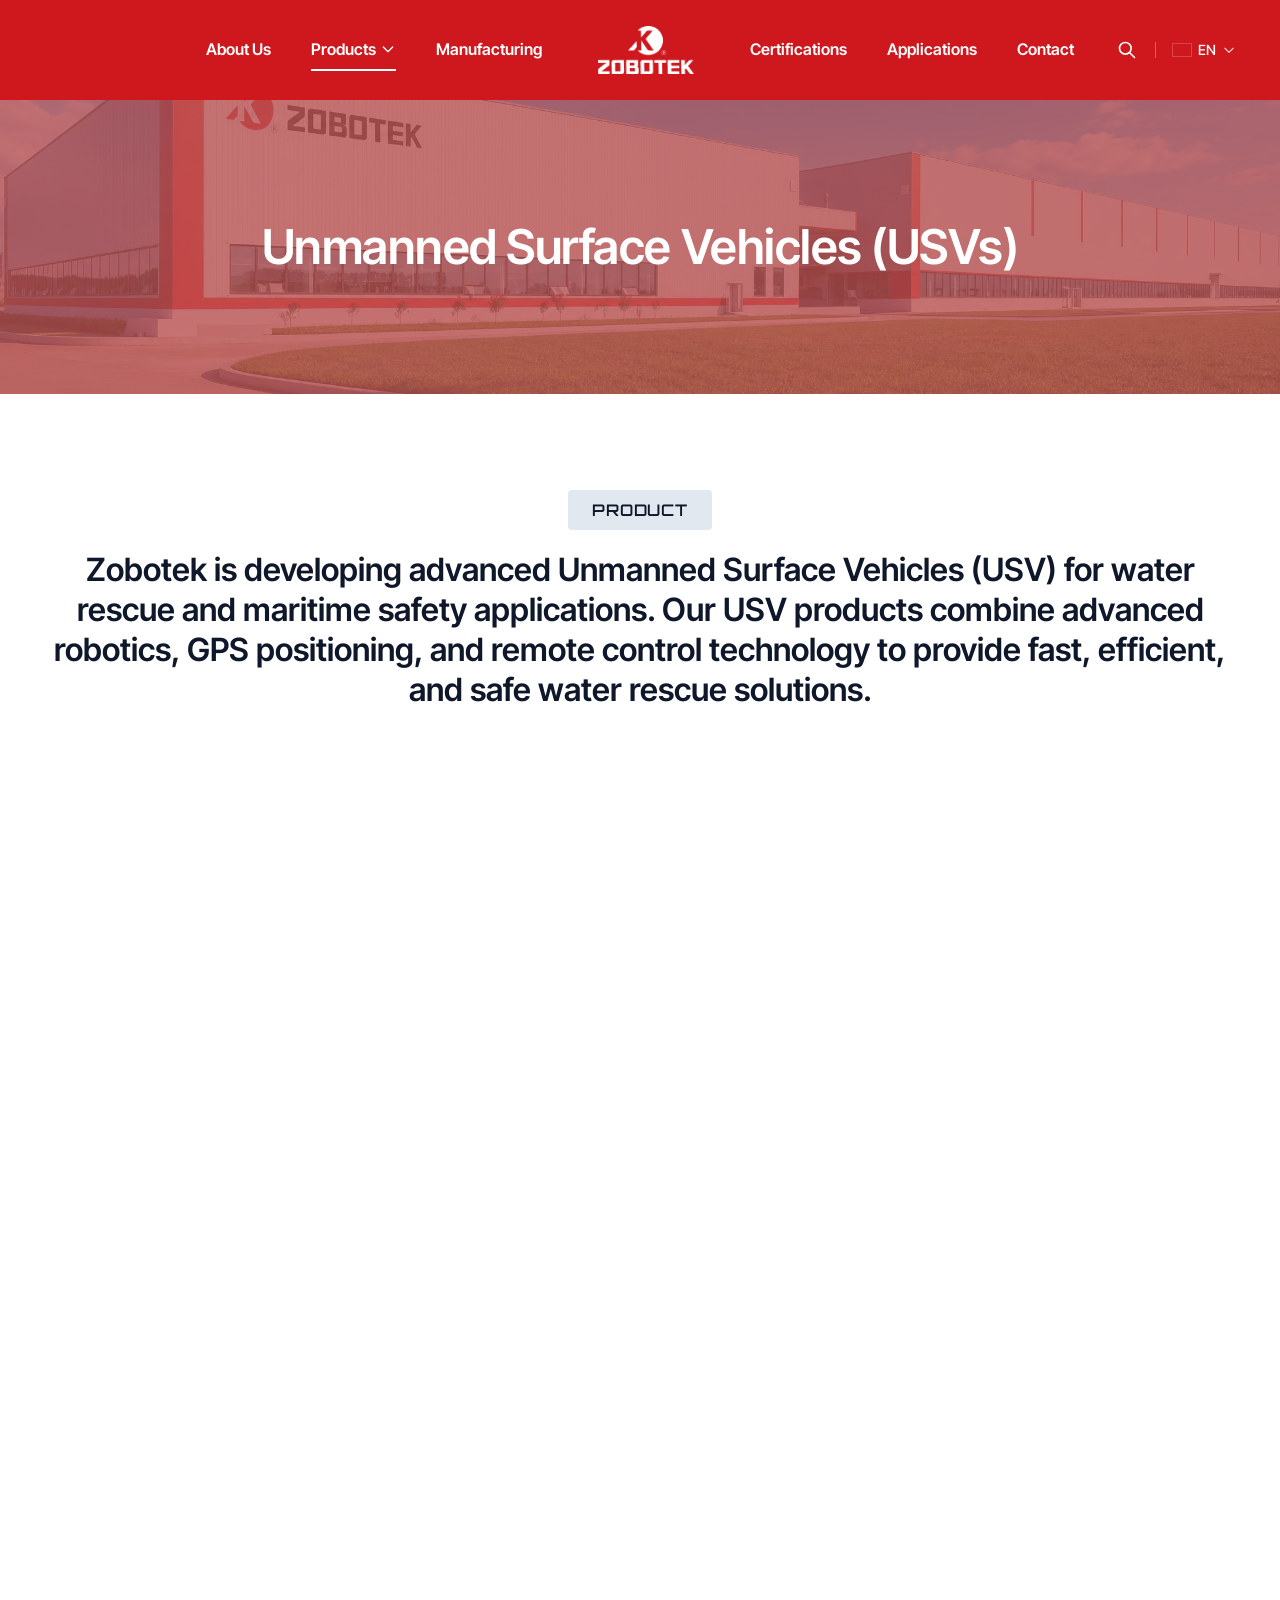
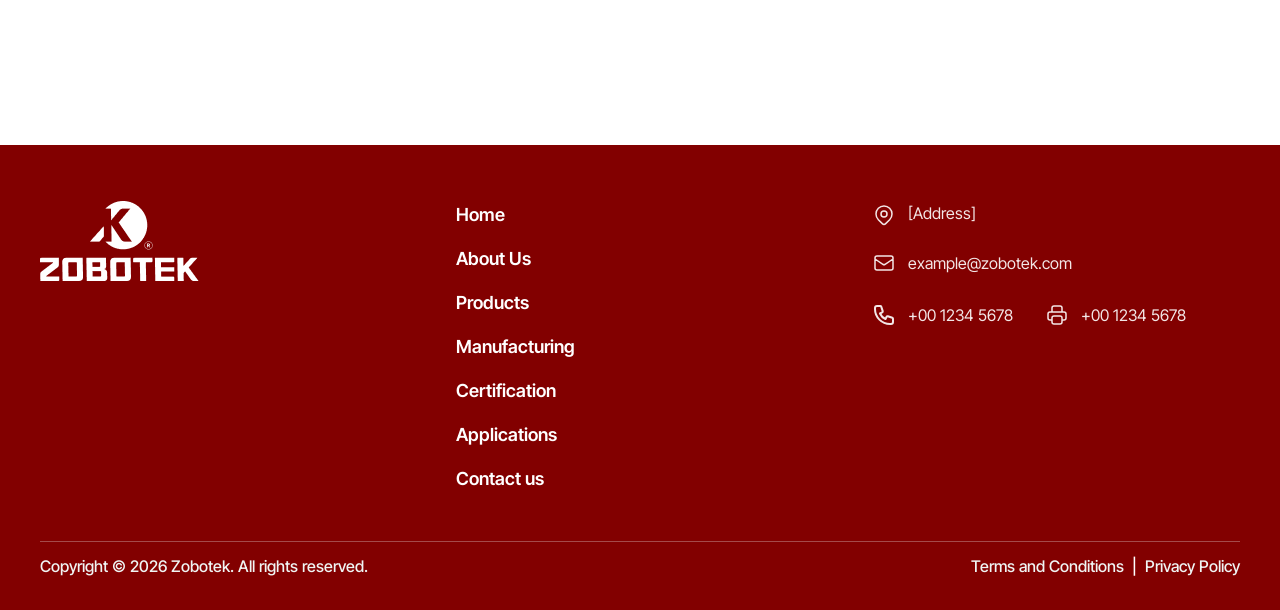
<file: usv.html>
<!doctype html>
<html lang="en">
  <head>
    <meta charset="UTF-8" />
    <meta name="viewport" content="width=device-width, initial-scale=1.0" />
    <title>
      USV — Unmanned Surface Vehicles | Zobotek
    </title>
    <meta
      name="description"
      content="Zobotek develops advanced Unmanned Surface Vehicles (USV) for water rescue and maritime safety. Combining advanced robotics, GPS positioning and remote control technology."
    />
    <link rel="stylesheet" href="assets/css/vendor/swiper-bundle.min.css" />
    <link rel="stylesheet" href="assets/css/vendor/aos.css" />
    <link rel="stylesheet" href="assets/css/style.css" />
    <script defer src="assets/js/vendor/swiper-bundle.min.js"></script>
    <script defer src="assets/js/vendor/aos.min.js"></script>
    <script defer src="assets/js/main.js"></script>
  </head>
  <body
    class="font-sans text-gray-900 bg-white antialiased selection:bg-primary selection:text-white"
  >
    <!-- Header Navigation (Solid Header Variant for Subpages) -->
    <header class="header--solid bg-primary">
      <div class="container flex items-center justify-between h-full">
        <!-- Left Section (Mobile Logo) -->
        <div class="flex-1 min-w-0 flex items-center justify-start">
          <a
            href="index.html"
            class="lg:hidden flex items-center"
            aria-label="Zobotek Homepage"
          >
            <img src="assets/images/logo-header.png" alt="Zobotek Logo" />
          </a>
        </div>

        <!-- Desktop Navigation Links -->
        <nav
          class="hidden lg:flex items-center justify-center gap-6 xl:gap-10 2xl:gap-18 shrink-0"
        >
          <a href="about.html" class="nav-link">About Us</a>

          <!-- Products Dropdown (Active) -->
          <div class="relative group">
            <a
              href="power-supplies.html"
              class="nav-link is-active flex items-center gap-1"
            >
              <span>Products</span>
              <svg
                class="w-4 h-4 transition-transform group-hover:rotate-180"
                fill="none"
                stroke="currentColor"
                viewBox="0 0 24 24"
              >
                <path
                  stroke-linecap="round"
                  stroke-linejoin="round"
                  stroke-width="2"
                  d="M19 9l-7 7-7-7"
                />
              </svg>
            </a>
            <div
              class="absolute left-0 top-full pt-2 hidden group-hover:block w-52 z-50"
            >
              <div class="dropdown-menu">
                <a
                  href="power-supplies.html"
                  class="dropdown-item"
                  >Power Supplies</a
                >
                <a href="usv.html" class="dropdown-item text-primary font-semibold"
                  >USV Innovations</a
                >
              </div>
            </div>
          </div>

          <a href="manufacturing.html" class="nav-link">Manufacturing</a>

          <!-- CENTER LOGO -->
          <a
            href="index.html"
            class="flex items-center px-2 xl:px-4 group focus:outline-none shrink-0"
            aria-label="Zobotek Homepage"
          >
            <div
              class="relative h-10 xl:h-12 2xl:h-14 w-auto flex items-center"
            >
              <img
                src="assets/images/logo-header.png"
                alt="Zobotek Logo"
                class="h-full w-auto"
              />
            </div>
          </a>

          <!-- Right Links -->
          <a href="certifications.html" class="nav-link">Certifications</a>
          <a href="applications.html" class="nav-link">Applications</a>
          <a href="contact.html" class="nav-link">Contact</a>
        </nav>

        <!-- Right Section (Utility Actions & Mobile Hamburger) -->
        <div
          class="flex-1 min-w-0 flex items-center justify-end gap-2 sm:gap-3"
        >
          <div class="flex items-center gap-2 sm:gap-3 text-white relative">
            <!-- Search Button -->
            <div class="relative hidden sm:block">
              <button
                type="button"
                id="search-btn"
                class="p-1.5 header-action-btn"
                aria-label="Search"
              >
                <svg
                  class="w-5 h-5"
                  fill="none"
                  stroke="currentColor"
                  viewBox="0 0 24 24"
                >
                  <path
                    stroke-linecap="round"
                    stroke-linejoin="round"
                    stroke-width="2"
                    d="M21 21l-6-6m2-5a7 7 0 11-14 0 7 7 0 0114 0z"
                  />
                </svg>
              </button>
              <div
                id="search-popup"
                class="absolute right-0 top-full mt-2 hidden w-72 dropdown-menu p-3 z-50"
              >
                <form
                  action="usv.html"
                  method="GET"
                  class="flex items-center gap-2"
                >
                  <input
                    type="text"
                    placeholder="Search products..."
                    class="w-full bg-gray-800 border border-gray-700 rounded px-3 py-1.5 text-sm text-white focus:outline-none focus:border-primary"
                  />
                  <button
                    type="submit"
                    class="bg-primary text-white text-xs px-3 py-1.5 rounded font-medium hover:bg-red-700 transition-colors"
                  >
                    Search
                  </button>
                </form>
              </div>
            </div>

            <div
              class="hidden sm:block h-4 w-px bg-white/30"
              aria-hidden="true"
            ></div>

            <!-- Language Switcher -->
            <div class="relative">
              <button
                type="button"
                id="lang-btn"
                class="flex items-center gap-1.5 p-1 header-action-btn text-sm font-medium"
              >
                <span
                  class="flag-icon"
                  style="
                    background-image: url(&quot;https://flagcdn.com/w40/us.png&quot;);
                  "
                ></span>
                <span id="current-lang">EN</span>
                <svg
                  class="w-3.5 h-3.5 text-white/80"
                  fill="none"
                  stroke="currentColor"
                  viewBox="0 0 24 24"
                >
                  <path
                    stroke-linecap="round"
                    stroke-linejoin="round"
                    stroke-width="2"
                    d="M19 9l-7 7-7-7"
                  />
                </svg>
              </button>

              <div
                id="lang-dropdown"
                class="absolute right-0 top-full mt-2 hidden w-32 dropdown-menu py-1 z-50"
              >
                <a
                  href="#"
                  class="dropdown-item flex items-center gap-2 lang-option"
                  data-lang="EN"
                >
                  <span
                    class="flag-icon"
                    style="
                      background-image: url(&quot;https://flagcdn.com/w40/us.png&quot;);
                    "
                  ></span>
                  English
                </a>
                <a
                  href="#"
                  class="dropdown-item flex items-center gap-2 lang-option"
                  data-lang="VN"
                >
                  <span
                    class="flag-icon"
                    style="
                      background-image: url(&quot;https://flagcdn.com/w40/vn.png&quot;);
                    "
                  ></span>
                  Tiếng Việt
                </a>
              </div>
            </div>

            <!-- Mobile Hamburger Button -->
            <button
              type="button"
              id="mobile-menu-toggle"
              class="lg:hidden p-2 text-white hover:text-white/80 transition-colors focus:outline-none"
              aria-label="Toggle Navigation Menu"
            >
              <svg
                class="w-6 h-6"
                fill="none"
                stroke="currentColor"
                viewBox="0 0 24 24"
              >
                <path
                  stroke-linecap="round"
                  stroke-linejoin="round"
                  stroke-width="2"
                  d="M4 6h16M4 12h16M4 18h16"
                />
              </svg>
            </button>
          </div>
        </div>
      </div>
    </header>

    <!-- Mobile Drawer Overlay Menu -->
    <div
      id="mobile-menu"
      class="fixed inset-0 bg-black/60 backdrop-blur-sm z-50 hidden flex-col justify-between"
    >
      <div
        class="bg-gray-900 w-4/5 max-w-sm h-full flex flex-col p-6 overflow-y-auto"
      >
        <div
          class="flex items-center justify-between pb-6 border-b border-gray-800"
        >
          <a href="index.html" class="flex items-center">
            <img
              src="assets/images/logo-header.png"
              alt="Zobotek Logo"
              class="h-8 w-auto"
            />
          </a>
          <button
            type="button"
            id="mobile-menu-close"
            class="text-gray-400 hover:text-white p-2"
            aria-label="Close menu"
          >
            <svg
              class="w-6 h-6"
              fill="none"
              stroke="currentColor"
              viewBox="0 0 24 24"
            >
              <path
                stroke-linecap="round"
                stroke-linejoin="round"
                stroke-width="2"
                d="M6 18L18 6M6 6l12 12"
              />
            </svg>
          </button>
        </div>

        <nav class="flex flex-col gap-4 py-6">
          <a
            href="about.html"
            class="mobile-nav-link text-lg font-medium text-white hover:text-primary transition-colors"
            >About Us</a
          >
          <div class="flex flex-col">
            <button
              type="button"
              id="mobile-products-toggle"
              class="flex items-center justify-between w-full text-lg font-medium text-primary hover:text-primary transition-colors py-1"
            >
              <span>Products</span>
              <svg
                id="mobile-products-arrow"
                class="w-5 h-5 transition-transform duration-200"
                fill="none"
                stroke="currentColor"
                viewBox="0 0 24 24"
              >
                <path
                  stroke-linecap="round"
                  stroke-linejoin="round"
                  stroke-width="2"
                  d="M19 9l-7 7-7-7"
                />
              </svg>
            </button>
            <div
              id="mobile-products-sub"
              class="hidden flex-col pl-4 gap-2 pt-2 text-base text-gray-300"
            >
              <a
                href="power-supplies.html"
                class="mobile-nav-link hover:text-white transition-colors py-1"
                >Power Supplies</a
              >
              <a
                href="usv.html"
                class="mobile-nav-link text-primary font-semibold py-1"
                >USV Innovations</a
              >
            </div>
          </div>
          <a
            href="manufacturing.html"
            class="mobile-nav-link text-lg font-medium text-white hover:text-primary transition-colors"
            >Manufacturing</a
          >
          <a
            href="certifications.html"
            class="mobile-nav-link text-lg font-medium text-white hover:text-primary transition-colors"
            >Certifications</a
          >
          <a
            href="applications.html"
            class="mobile-nav-link text-lg font-medium text-white hover:text-primary transition-colors"
            >Applications</a
          >
          <a
            href="contact.html"
            class="mobile-nav-link text-lg font-medium text-white hover:text-primary transition-colors"
            >Contact</a
          >
        </nav>
      </div>
    </div>

    <!-- Main Content -->
    <main>
      <!-- Hero Banner Section -->
      <section class="page-hero">
        <div aria-hidden="true" class="absolute inset-0 pointer-events-none">
          <img
            src="assets/images/herobanner-bg.png"
            alt=""
            class="w-full h-full object-cover"
          />
          <div class="page-hero-overlay"></div>
        </div>
        <h1
          class="heading-h1 text-white text-center relative z-10 px-4 max-w-5xl"
        >
          Unmanned Surface Vehicles (USVs)
        </h1>
      </section>

      <!-- Products Intro & Grid Section -->
      <section class="py-16 lg:py-24 bg-white relative overflow-hidden">
        <div class="container space-y-16 lg:space-y-18 relative z-10">
          <!-- Section Header -->
          <div
            class="flex flex-col items-center gap-5 text-center max-w-359 mx-auto"
            data-aos="fade-up"
          >
            <span class="badge-tag">PRODUCT</span>
            <p
              class="heading-h3"
            >
              Zobotek is developing advanced Unmanned Surface Vehicles (USV) for
              water rescue and maritime safety applications. Our USV products
              combine advanced robotics, GPS positioning, and remote control
              technology to provide fast, efficient, and safe water rescue
              solutions.
            </p>
          </div>

          <!-- Products Showcase Carousel / Grid -->
          <div class="space-y-8" data-aos="fade-up" data-aos-delay="100">
            <div class="swiper usv-page-swiper">
              <div class="swiper-wrapper">
                <!-- Column Slide 1 (USV - 1 top & bottom) -->
                <div class="swiper-slide">
                  <div class="flex flex-col gap-6 sm:gap-8">
                    <!-- Top Product Card -->
                    <div class="product-card group">
                      <div class="product-card-img">
                        <img
                          src="assets/images/usv-product-1.png"
                          alt="Rescue USV - Remote-Controlled Life Buoy"
                          class="w-full h-full object-cover"
                        />
                        <span class="product-card-badge--gray">RESCUE</span>
                        <img
                          src="assets/images/img-bottom-product.png"
                          alt=""
                          class="product-card-corner"
                        />
                        <div class="product-card-overlay">
                          <a
                            href="product-detail-usv.html"
                            class="btn-card-explore"
                          >
                            <span>EXPLORE NOW</span>
                            <svg
                              class="w-4 h-4"
                              fill="none"
                              stroke="currentColor"
                              viewBox="0 0 24 24"
                            >
                              <path
                                stroke-linecap="round"
                                stroke-linejoin="round"
                                stroke-width="2"
                                d="M19 9l-7 7-7-7"
                              />
                            </svg>
                          </a>
                        </div>
                      </div>
                      <div class="product-card-info">
                        <p class="font-orbitron font-normal text-sm text-gray-900">
                          USV - 1
                        </p>
                        <h3
                          class="font-sans font-medium text-lg text-gray-900 leading-7 min-h-14"
                        >
                          Rescue USV — Remote-Controlled Life Buoy
                        </h3>
                      </div>
                    </div>

                    <!-- Bottom Product Card -->
                    <div class="product-card group">
                      <div class="product-card-img">
                        <img
                          src="assets/images/usv-product-1.png"
                          alt="Rescue USV"
                          class="w-full h-full object-cover"
                        />
                        <span class="product-card-badge--gray">RESCUE</span>
                        <img
                          src="assets/images/img-bottom-product.png"
                          alt=""
                          class="product-card-corner"
                        />
                        <div class="product-card-overlay">
                          <a
                            href="product-detail-usv.html"
                            class="btn-card-explore"
                          >
                            <span>EXPLORE NOW</span>
                            <svg
                              class="w-4 h-4"
                              fill="none"
                              stroke="currentColor"
                              viewBox="0 0 24 24"
                            >
                              <path
                                stroke-linecap="round"
                                stroke-linejoin="round"
                                stroke-width="2"
                                d="M19 9l-7 7-7-7"
                              />
                            </svg>
                          </a>
                        </div>
                      </div>
                      <div class="product-card-info">
                        <p class="font-orbitron font-normal text-sm text-gray-900">
                          USV - 1
                        </p>
                        <h3
                          class="font-sans font-medium text-lg text-gray-900 leading-7 min-h-14"
                        >
                          Rescue USV — Remote-Controlled Life Buoy
                        </h3>
                      </div>
                    </div>
                  </div>
                </div>

                <!-- Column Slide 2 (USV - 2 top & bottom) -->
                <div class="swiper-slide">
                  <div class="flex flex-col gap-6 sm:gap-8">
                    <!-- Top Product Card -->
                    <div class="product-card group">
                      <div class="product-card-img">
                        <img
                          src="assets/images/usv-product-2.png"
                          alt="Patrol USV"
                          class="w-full h-full object-cover"
                        />
                        <span class="product-card-badge--gray">PATROL</span>
                        <img
                          src="assets/images/img-bottom-product.png"
                          alt=""
                          class="product-card-corner"
                        />
                        <div class="product-card-overlay">
                          <a
                            href="product-detail-usv.html"
                            class="btn-card-explore"
                          >
                            <span>EXPLORE NOW</span>
                            <svg
                              class="w-4 h-4"
                              fill="none"
                              stroke="currentColor"
                              viewBox="0 0 24 24"
                            >
                              <path
                                stroke-linecap="round"
                                stroke-linejoin="round"
                                stroke-width="2"
                                d="M19 9l-7 7-7-7"
                              />
                            </svg>
                          </a>
                        </div>
                      </div>
                      <div class="product-card-info">
                        <p class="font-orbitron font-normal text-sm text-gray-900">
                          USV - 2
                        </p>
                        <h3
                          class="font-sans font-medium text-lg text-gray-900 leading-7 min-h-14"
                        >
                          Patrol USV — Autonomous Maritime Surveillance
                        </h3>
                      </div>
                    </div>

                    <!-- Bottom Product Card -->
                    <div class="product-card group">
                      <div class="product-card-img">
                        <img
                          src="assets/images/usv-product-2.png"
                          alt="Patrol USV"
                          class="w-full h-full object-cover"
                        />
                        <span class="product-card-badge--gray">PATROL</span>
                        <img
                          src="assets/images/img-bottom-product.png"
                          alt=""
                          class="product-card-corner"
                        />
                        <div class="product-card-overlay">
                          <a
                            href="product-detail-usv.html"
                            class="btn-card-explore"
                          >
                            <span>EXPLORE NOW</span>
                            <svg
                              class="w-4 h-4"
                              fill="none"
                              stroke="currentColor"
                              viewBox="0 0 24 24"
                            >
                              <path
                                stroke-linecap="round"
                                stroke-linejoin="round"
                                stroke-width="2"
                                d="M19 9l-7 7-7-7"
                              />
                            </svg>
                          </a>
                        </div>
                      </div>
                      <div class="product-card-info">
                        <p class="font-orbitron font-normal text-sm text-gray-900">
                          USV - 2
                        </p>
                        <h3
                          class="font-sans font-medium text-lg text-gray-900 leading-7 min-h-14"
                        >
                          Patrol USV — Autonomous Maritime Surveillance
                        </h3>
                      </div>
                    </div>
                  </div>
                </div>

                <!-- Column Slide 3 (USV - 3 top & bottom) -->
                <div class="swiper-slide">
                  <div class="flex flex-col gap-6 sm:gap-8">
                    <!-- Top Product Card -->
                    <div class="product-card group">
                      <div class="product-card-img">
                        <img
                          src="assets/images/usv-product-3.png"
                          alt="Survey USV"
                          class="w-full h-full object-cover"
                        />
                        <span class="product-card-badge--gray">SURVEY</span>
                        <img
                          src="assets/images/img-bottom-product.png"
                          alt=""
                          class="product-card-corner"
                        />
                        <div class="product-card-overlay">
                          <a
                            href="product-detail-usv.html"
                            class="btn-card-explore"
                          >
                            <span>EXPLORE NOW</span>
                            <svg
                              class="w-4 h-4"
                              fill="none"
                              stroke="currentColor"
                              viewBox="0 0 24 24"
                            >
                              <path
                                stroke-linecap="round"
                                stroke-linejoin="round"
                                stroke-width="2"
                                d="M19 9l-7 7-7-7"
                              />
                            </svg>
                          </a>
                        </div>
                      </div>
                      <div class="product-card-info">
                        <p class="font-orbitron font-normal text-sm text-gray-900">
                          USV - 3
                        </p>
                        <h3
                          class="font-sans font-medium text-lg text-gray-900 leading-7 min-h-14"
                        >
                          Survey USV — Hydrographic Data Collection
                        </h3>
                      </div>
                    </div>

                    <!-- Bottom Product Card -->
                    <div class="product-card group">
                      <div class="product-card-img">
                        <img
                          src="assets/images/usv-product-3.png"
                          alt="Survey USV"
                          class="w-full h-full object-cover"
                        />
                        <span class="product-card-badge--gray">SURVEY</span>
                        <img
                          src="assets/images/img-bottom-product.png"
                          alt=""
                          class="product-card-corner"
                        />
                        <div class="product-card-overlay">
                          <a
                            href="product-detail-usv.html"
                            class="btn-card-explore"
                          >
                            <span>EXPLORE NOW</span>
                            <svg
                              class="w-4 h-4"
                              fill="none"
                              stroke="currentColor"
                              viewBox="0 0 24 24"
                            >
                              <path
                                stroke-linecap="round"
                                stroke-linejoin="round"
                                stroke-width="2"
                                d="M19 9l-7 7-7-7"
                              />
                            </svg>
                          </a>
                        </div>
                      </div>
                      <div class="product-card-info">
                        <p class="font-orbitron font-normal text-sm text-gray-900">
                          USV - 3
                        </p>
                        <h3
                          class="font-sans font-medium text-lg text-gray-900 leading-7 min-h-14"
                        >
                          Survey USV — Hydrographic Data Collection
                        </h3>
                      </div>
                    </div>
                  </div>
                </div>

                <!-- Column Slide 4 (USV - 4 top & bottom) -->
                <div class="swiper-slide">
                  <div class="flex flex-col gap-6 sm:gap-8">
                    <!-- Top Product Card -->
                    <div class="product-card group">
                      <div class="product-card-img">
                        <img
                          src="assets/images/usv-product-1.png"
                          alt="Cargo USV"
                          class="w-full h-full object-cover"
                        />
                        <span class="product-card-badge--gray">CARGO</span>
                        <img
                          src="assets/images/img-bottom-product.png"
                          alt=""
                          class="product-card-corner"
                        />
                        <div class="product-card-overlay">
                          <a
                            href="product-detail-usv.html"
                            class="btn-card-explore"
                          >
                            <span>EXPLORE NOW</span>
                            <svg
                              class="w-4 h-4"
                              fill="none"
                              stroke="currentColor"
                              viewBox="0 0 24 24"
                            >
                              <path
                                stroke-linecap="round"
                                stroke-linejoin="round"
                                stroke-width="2"
                                d="M19 9l-7 7-7-7"
                              />
                            </svg>
                          </a>
                        </div>
                      </div>
                      <div class="product-card-info">
                        <p class="font-orbitron font-normal text-sm text-gray-900">
                          USV - 4
                        </p>
                        <h3
                          class="font-sans font-medium text-lg text-gray-900 leading-7 min-h-14"
                        >
                          Cargo USV — Autonomous Supply Delivery
                        </h3>
                      </div>
                    </div>

                    <!-- Bottom Product Card -->
                    <div class="product-card group">
                      <div class="product-card-img">
                        <img
                          src="assets/images/usv-product-1.png"
                          alt="Cargo USV"
                          class="w-full h-full object-cover"
                        />
                        <span class="product-card-badge--gray">CARGO</span>
                        <img
                          src="assets/images/img-bottom-product.png"
                          alt=""
                          class="product-card-corner"
                        />
                        <div class="product-card-overlay">
                          <a
                            href="product-detail-usv.html"
                            class="btn-card-explore"
                          >
                            <span>EXPLORE NOW</span>
                            <svg
                              class="w-4 h-4"
                              fill="none"
                              stroke="currentColor"
                              viewBox="0 0 24 24"
                            >
                              <path
                                stroke-linecap="round"
                                stroke-linejoin="round"
                                stroke-width="2"
                                d="M19 9l-7 7-7-7"
                              />
                            </svg>
                          </a>
                        </div>
                      </div>
                      <div class="product-card-info">
                        <p class="font-orbitron font-normal text-sm text-gray-900">
                          USV - 4
                        </p>
                        <h3
                          class="font-sans font-medium text-lg text-gray-900 leading-7 min-h-14"
                        >
                          Cargo USV — Autonomous Supply Delivery
                        </h3>
                      </div>
                    </div>
                  </div>
                </div>

                <!-- Column Slide 5 (USV - 5 top & bottom) -->
                <div class="swiper-slide">
                  <div class="flex flex-col gap-6 sm:gap-8">
                    <!-- Top Product Card -->
                    <div class="product-card group">
                      <div class="product-card-img">
                        <img
                          src="assets/images/usv-product-2.png"
                          alt="Firefighting USV"
                          class="w-full h-full object-cover"
                        />
                        <span class="product-card-badge--gray">USV</span>
                        <img
                          src="assets/images/img-bottom-product.png"
                          alt=""
                          class="product-card-corner"
                        />
                        <div class="product-card-overlay">
                          <a
                            href="product-detail-usv.html"
                            class="btn-card-explore"
                          >
                            <span>EXPLORE NOW</span>
                            <svg
                              class="w-4 h-4"
                              fill="none"
                              stroke="currentColor"
                              viewBox="0 0 24 24"
                            >
                              <path
                                stroke-linecap="round"
                                stroke-linejoin="round"
                                stroke-width="2"
                                d="M19 9l-7 7-7-7"
                              />
                            </svg>
                          </a>
                        </div>
                      </div>
                      <div class="product-card-info">
                        <p class="font-orbitron font-normal text-sm text-gray-900">
                          USV - 5
                        </p>
                        <h3
                          class="font-sans font-medium text-lg text-gray-900 leading-7 min-h-14"
                        >
                          Firefighting USV — Rapid Water Response
                        </h3>
                      </div>
                    </div>

                    <!-- Bottom Product Card -->
                    <div class="product-card group">
                      <div class="product-card-img">
                        <img
                          src="assets/images/usv-product-2.png"
                          alt="Firefighting USV"
                          class="w-full h-full object-cover"
                        />
                        <span class="product-card-badge--gray">USV</span>
                        <img
                          src="assets/images/img-bottom-product.png"
                          alt=""
                          class="product-card-corner"
                        />
                        <div class="product-card-overlay">
                          <a
                            href="product-detail-usv.html"
                            class="btn-card-explore"
                          >
                            <span>EXPLORE NOW</span>
                            <svg
                              class="w-4 h-4"
                              fill="none"
                              stroke="currentColor"
                              viewBox="0 0 24 24"
                            >
                              <path
                                stroke-linecap="round"
                                stroke-linejoin="round"
                                stroke-width="2"
                                d="M19 9l-7 7-7-7"
                              />
                            </svg>
                          </a>
                        </div>
                      </div>
                      <div class="product-card-info">
                        <p class="font-orbitron font-normal text-sm text-gray-900">
                          USV - 5
                        </p>
                        <h3
                          class="font-sans font-medium text-lg text-gray-900 leading-7 min-h-14"
                        >
                          Firefighting USV — Rapid Water Response
                        </h3>
                      </div>
                    </div>
                  </div>
                </div>

                <!-- Column Slide 6 (USV - 6 top & bottom) -->
                <div class="swiper-slide">
                  <div class="flex flex-col gap-6 sm:gap-8">
                    <!-- Top Product Card -->
                    <div class="product-card group">
                      <div class="product-card-img">
                        <img
                          src="assets/images/usv-product-3.png"
                          alt="Defense USV"
                          class="w-full h-full object-cover"
                        />
                        <span class="product-card-badge--gray">USV</span>
                        <img
                          src="assets/images/img-bottom-product.png"
                          alt=""
                          class="product-card-corner"
                        />
                        <div class="product-card-overlay">
                          <a
                            href="product-detail-usv.html"
                            class="btn-card-explore"
                          >
                            <span>EXPLORE NOW</span>
                            <svg
                              class="w-4 h-4"
                              fill="none"
                              stroke="currentColor"
                              viewBox="0 0 24 24"
                            >
                              <path
                                stroke-linecap="round"
                                stroke-linejoin="round"
                                stroke-width="2"
                                d="M19 9l-7 7-7-7"
                              />
                            </svg>
                          </a>
                        </div>
                      </div>
                      <div class="product-card-info">
                        <p class="font-orbitron font-normal text-sm text-gray-900">
                          USV - 6
                        </p>
                        <h3
                          class="font-sans font-medium text-lg text-gray-900 leading-7 min-h-14"
                        >
                          Defense USV — Tactical Coastal Guard
                        </h3>
                      </div>
                    </div>

                    <!-- Bottom Product Card -->
                    <div class="product-card group">
                      <div class="product-card-img">
                        <img
                          src="assets/images/usv-product-3.png"
                          alt="Defense USV"
                          class="w-full h-full object-cover"
                        />
                        <span class="product-card-badge--gray">USV</span>
                        <img
                          src="assets/images/img-bottom-product.png"
                          alt=""
                          class="product-card-corner"
                        />
                        <div class="product-card-overlay">
                          <a
                            href="product-detail-usv.html"
                            class="btn-card-explore"
                          >
                            <span>EXPLORE NOW</span>
                            <svg
                              class="w-4 h-4"
                              fill="none"
                              stroke="currentColor"
                              viewBox="0 0 24 24"
                            >
                              <path
                                stroke-linecap="round"
                                stroke-linejoin="round"
                                stroke-width="2"
                                d="M19 9l-7 7-7-7"
                              />
                            </svg>
                          </a>
                        </div>
                      </div>
                      <div class="product-card-info">
                        <p class="font-orbitron font-normal text-sm text-gray-900">
                          USV - 6
                        </p>
                        <h3
                          class="font-sans font-medium text-lg text-gray-900 leading-7 min-h-14"
                        >
                          Defense USV — Tactical Coastal Guard
                        </h3>
                      </div>
                    </div>
                  </div>
                </div>
              </div>
            </div>

            <!-- Navigation Controls -->
            <div class="flex items-center justify-center gap-4 pt-4">
              <button
                type="button"
                id="usv-prev"
                class="swiper-btn-circle"
                aria-label="Previous Products"
              >
                <svg class="w-6 h-6" viewBox="0 0 32 32" fill="none">
                  <path
                    d="M20 24L12 16L20 8"
                    stroke="currentColor"
                    stroke-width="2.5"
                    stroke-linecap="round"
                    stroke-linejoin="round"
                  />
                </svg>
              </button>
              <button
                type="button"
                id="usv-next"
                class="swiper-btn-circle"
                aria-label="Next Products"
              >
                <svg class="w-6 h-6" viewBox="0 0 32 32" fill="none">
                  <path
                    d="M12 24L20 16L12 8"
                    stroke="currentColor"
                    stroke-width="2.5"
                    stroke-linecap="round"
                    stroke-linejoin="round"
                  />
                </svg>
              </button>
            </div>
          </div>
        </div>
      </section>
    </main>

    <!-- Footer Section -->
    <footer class="bg-footer-bg text-white pt-14 pb-8 overflow-hidden relative">
      <div class="container space-y-12 relative z-10">
        <div class="grid grid-cols-1 lg:grid-cols-12 gap-8 lg:gap-12">
          <!-- Column 1: Logo & Brand Info -->
          <div class="lg:col-span-4 space-y-6">
            <a
              href="index.html"
              class="inline-block"
              aria-label="Zobotek Homepage"
            >
              <img
                src="assets/images/logo-footer.png"
                alt="Zobotek Logo"
                class="h-16 sm:h-20 w-auto"
              />
            </a>
          </div>

          <!-- Column 2: Quick Links Navigation -->
          <div class="lg:col-span-4">
            <div
              class="flex flex-col gap-4 text-base sm:text-lg font-semibold text-white"
            >
              <a href="index.html" class="footer-link">Home</a>
              <a href="about.html" class="footer-link">About Us</a>
              <a href="power-supplies.html" class="footer-link">Products</a>
              <a href="manufacturing.html" class="footer-link">Manufacturing</a>
              <a href="certifications.html" class="footer-link">Certification</a>
              <a href="applications.html" class="footer-link">Applications</a>
              <a href="contact.html" class="footer-link">Contact us</a>
            </div>
          </div>

          <!-- Column 3: Contact Info & Address -->
          <div class="lg:col-span-4 space-y-6 text-base text-white/90">
            <div class="flex items-start gap-3">
              <svg
                class="w-6 h-6 shrink-0 mt-0.5"
                fill="none"
                stroke="currentColor"
                viewBox="0 0 24 24"
              >
                <path
                  stroke-linecap="round"
                  stroke-linejoin="round"
                  stroke-width="1.5"
                  d="M17.657 16.657L13.414 20.9a1.998 1.998 0 01-2.827 0l-4.244-4.243a8 8 0 1111.314 0z"
                />
                <path
                  stroke-linecap="round"
                  stroke-linejoin="round"
                  stroke-width="1.5"
                  d="M15 11a3 3 0 11-6 0 3 3 0 016 0z"
                />
              </svg>
              <span>[Address]</span>
            </div>

            <div class="flex items-center gap-3">
              <svg
                class="w-6 h-6 shrink-0"
                fill="none"
                stroke="currentColor"
                viewBox="0 0 24 24"
              >
                <path
                  stroke-linecap="round"
                  stroke-linejoin="round"
                  stroke-width="1.5"
                  d="M3 8l7.89 5.26a2 2 0 002.22 0L21 8M5 19h14a2 2 0 002-2V7a2 2 0 00-2-2H5a2 2 0 00-2 2v10a2 2 0 002 2z"
                />
              </svg>
              <a href="mailto:example@zobotek.com" class="footer-link"
                >example@zobotek.com</a
              >
            </div>

            <div class="flex flex-wrap items-center gap-8 pt-1">
              <div class="flex items-center gap-3">
                <svg
                  class="w-6 h-6 shrink-0"
                  fill="none"
                  stroke="currentColor"
                  viewBox="0 0 24 24"
                >
                  <path
                    stroke-linecap="round"
                    stroke-linejoin="round"
                    stroke-width="2"
                    d="M3 5a2 2 0 012-2h3.28a1 1 0 01.948.684l1.498 4.493a1 1 0 01-.502 1.21l-2.257 1.13a11.042 11.042 0 005.516 5.516l1.13-2.257a1 1 0 011.21-.502l4.493 1.498a1 1 0 01.684.949V19a2 2 0 01-2 2h-1C9.716 21 3 14.284 3 6V5z"
                  />
                </svg>
                <a href="tel:+0012345678" class="footer-link">+00 1234 5678</a>
              </div>
              <div class="flex items-center gap-3">
                <svg
                  class="w-6 h-6 shrink-0"
                  fill="none"
                  stroke="currentColor"
                  viewBox="0 0 24 24"
                >
                  <path
                    stroke-linecap="round"
                    stroke-linejoin="round"
                    stroke-width="1.5"
                    d="M17 17h2a2 2 0 002-2v-4a2 2 0 00-2-2H5a2 2 0 00-2 2v4a2 2 0 002 2h2m2 4h6a2 2 0 002-2v-4a2 2 0 00-2-2H9a2 2 0 00-2 2v4a2 2 0 002 2zm8-12V5a2 2 0 00-2-2H9a2 2 0 00-2 2v4h10z"
                  />
                </svg>
                <a href="tel:+0012345678" class="footer-link">+00 1234 5678</a>
              </div>
            </div>
          </div>
        </div>

        <div
          class="border-t border-primary-90/30 pt-3 flex flex-col sm:flex-row items-center justify-between gap-4 text-base text-primary-90 font-medium"
        >
          <p>Copyright &copy; 2026 Zobotek. All rights reserved.</p>
          <div class="flex items-center gap-2">
            <a href="#" class="hover:text-white transition-colors"
              >Terms and Conditions</a
            >
            <span class="text-white">|</span>
            <a href="#" class="hover:text-white transition-colors"
              >Privacy Policy</a
            >
          </div>
        </div>
      </div>
    </footer>
  </body>
</html>
</file>
